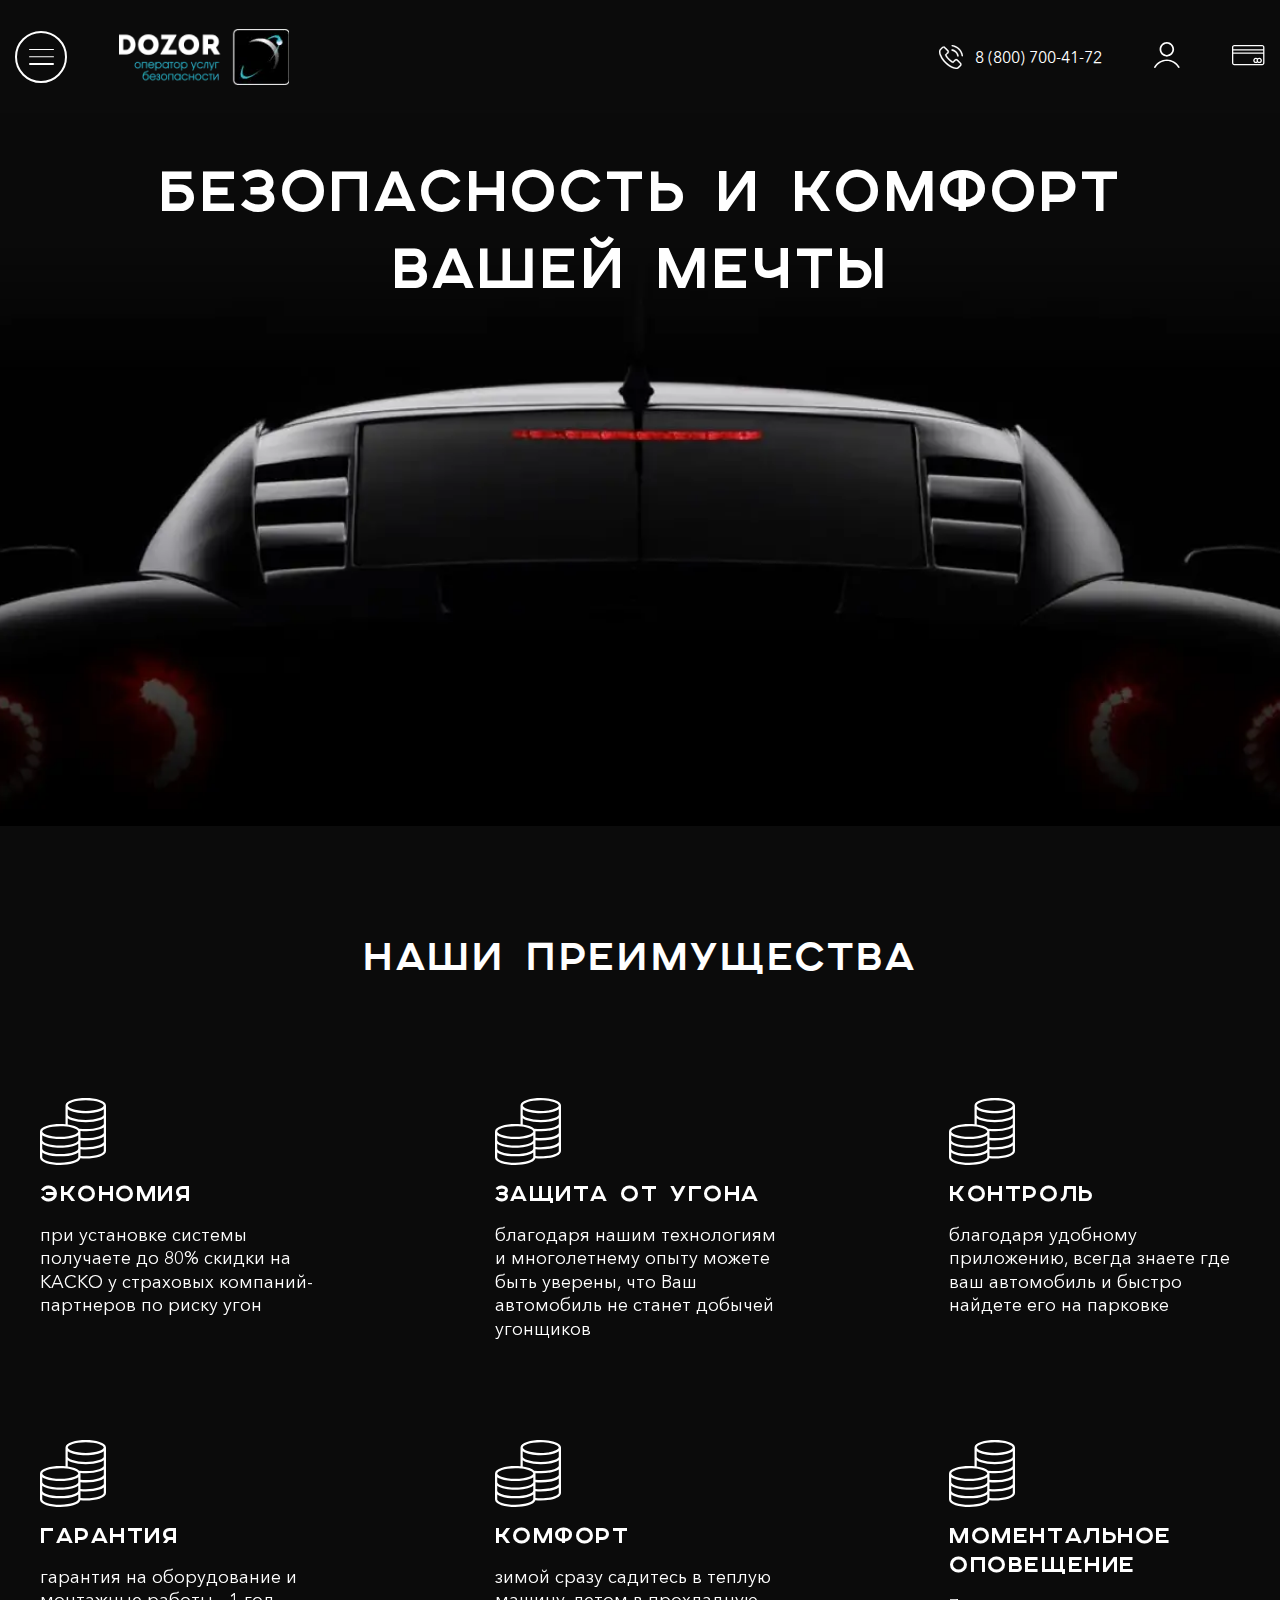
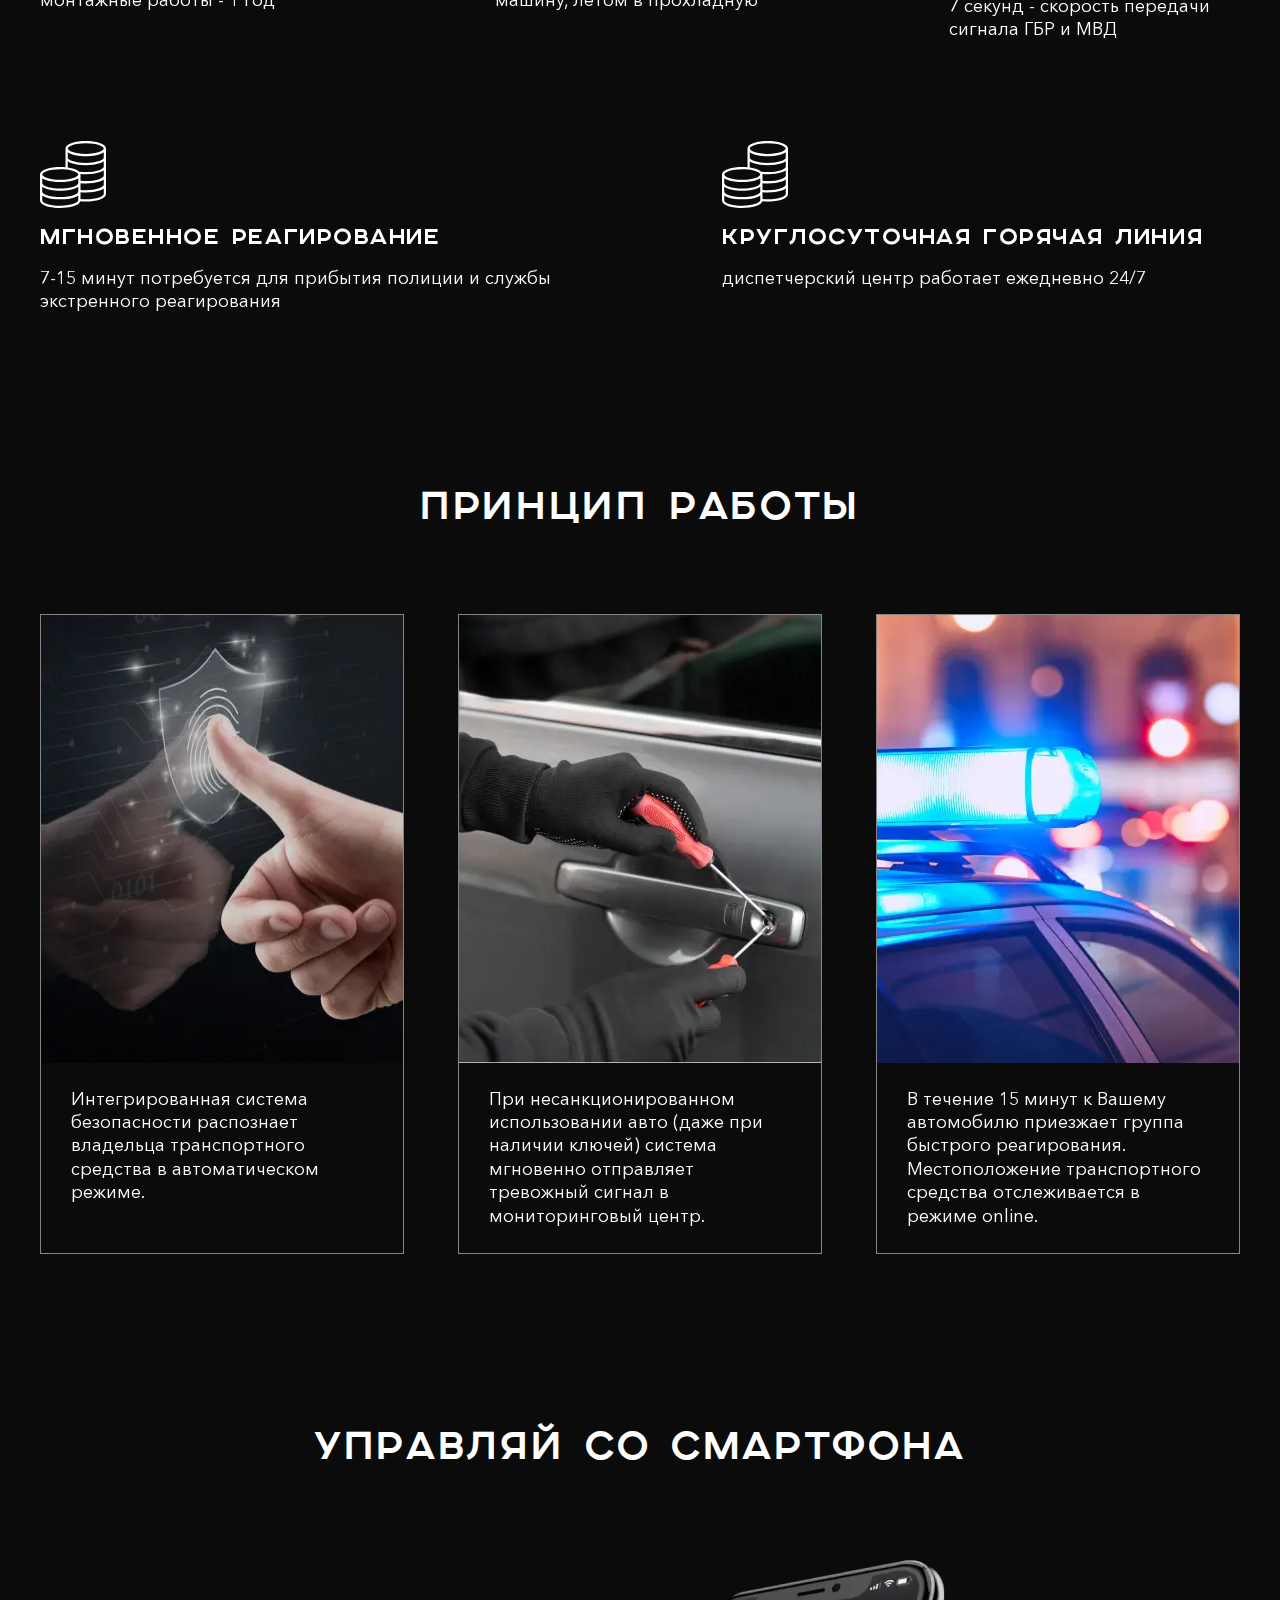
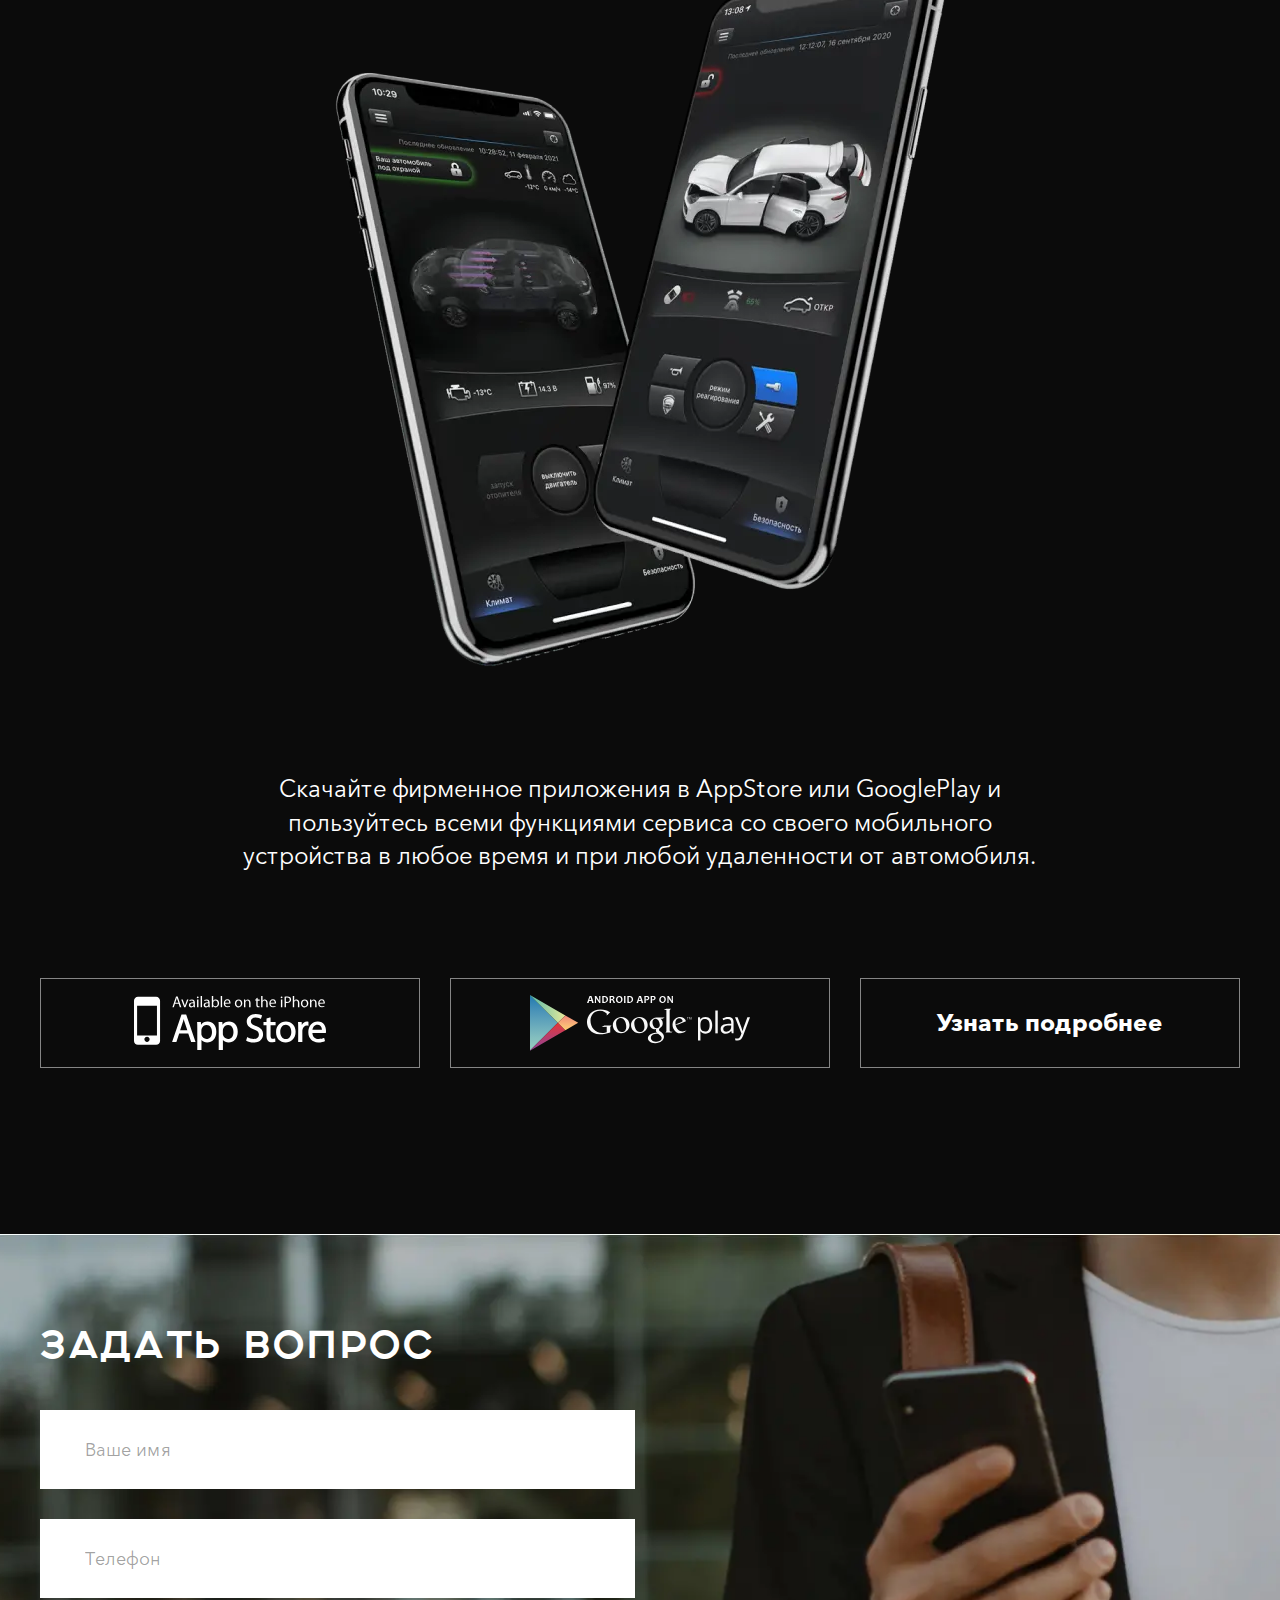
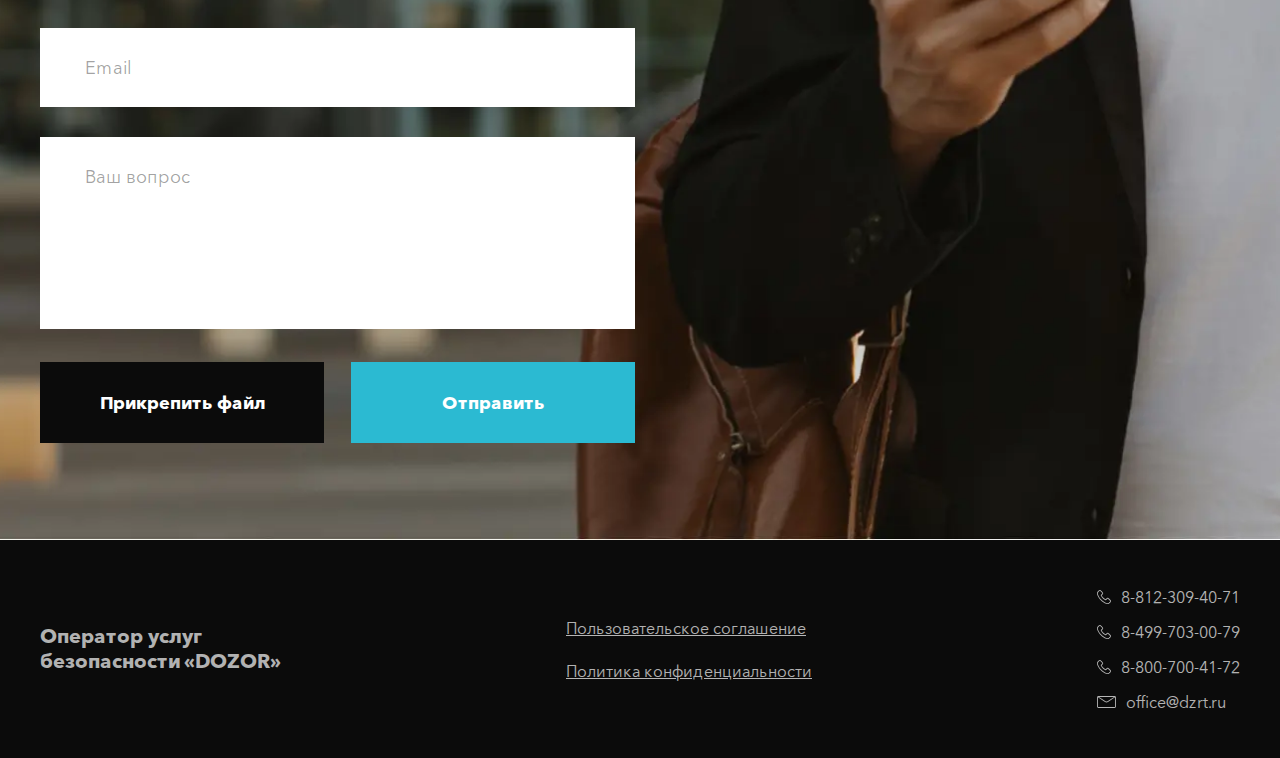
<file: index.html>
<!DOCTYPE html>
<html lang="ru">
	<head>
  <meta charset="UTF-8" />
  <meta name="viewport" content="width=device-width, initial-scale=1.0" />
  <meta name="robots" content="noindex, nofollow"/>
  <title>Главная</title>
  <!-- STYLES -->
  <link
    rel="stylesheet"
    href="https://cdn.jsdelivr.net/npm/swiper@8/swiper-bundle.min.css?_v=20221013220709"
  />
  <link rel="stylesheet" href="css/style.min.css?_v=20221013220709" />
</head>

	<body>
		<div class="wrapper">
			<!-- .header -->
<header class="header">
  <div class="header__container">
    <div class="header__body">
      <nav class="header__menu">
        <ul class="header__list">
          <li><a href="advantage.html">Преимущества</a></li>
          <li><a href="rates.html">Тарифы</a></li>
          <li><a href="response.html">Реагирование</a></li>
          <li><a href="insurance.html">Страхование</a></li>
          <li><a href="opportunity.html">Мобильное приложение</a></li>
          <li><a href="contacts.html">Контакты</a></li>
        </ul>
        <a href="tel:+78007004172" class="header__phone">
          <svg
            width="24"
            height="24"
            viewBox="0 0 24 24"
            xmlns="http://www.w3.org/2000/svg"
          >
            <mask id="path-1-inside-1_581_219">
              <path
                fill-rule="evenodd"
                clip-rule="evenodd"
                d="M18.9763 14.8649C18.7589 14.6238 18.4944 14.4299 18.1991 14.2949C17.9037 14.1599 17.5839 14.0869 17.2592 14.0802C16.932 14.0875 16.6096 14.1603 16.311 14.2943C16.0124 14.4284 15.7437 14.621 15.521 14.8607L13.9201 16.4548C13.788 16.384 13.6559 16.3191 13.5291 16.252C13.3442 16.1617 13.1752 16.0746 13.0272 15.9838C11.4374 14.9524 10.0259 13.6697 8.84803 12.1856C8.30424 11.5259 7.8446 10.8011 7.47964 10.0281C7.89703 9.6484 8.28271 9.25238 8.65783 8.87377C8.80048 8.7312 8.94317 8.58441 9.08582 8.44342C9.33592 8.225 9.53635 7.95564 9.67369 7.6534C9.81103 7.35117 9.88207 7.02307 9.88207 6.69113C9.88207 6.35919 9.81103 6.03109 9.67369 5.72886C9.53635 5.42663 9.33592 5.15726 9.08582 4.93884L7.69628 3.55644C7.53778 3.39803 7.37927 3.23645 7.22605 3.07487C6.91961 2.76121 6.60258 2.43647 6.26972 2.13338C6.05069 1.9029 5.78795 1.71836 5.49675 1.59052C5.20556 1.46269 4.89177 1.39413 4.57377 1.38885C3.92246 1.40093 3.30197 1.66832 2.84608 2.13338L2.83551 2.14288L1.10782 3.88012C0.469688 4.50748 0.0795011 5.34388 0.00889519 6.2357C-0.0485939 7.52024 0.173103 8.80198 0.658744 9.99269C1.56794 12.3561 2.88199 14.5431 4.54204 16.4559C6.71965 19.0692 9.43065 21.1876 12.4936 22.6693C13.885 23.3871 15.3998 23.8351 16.958 23.9894C17.0637 23.9931 17.18 23.9989 17.2804 23.9989C17.83 24.0122 18.3759 23.9069 18.8811 23.6901C19.3862 23.4733 19.8386 23.1502 20.2074 22.7427C20.2126 22.7326 20.2232 22.7274 20.2285 22.7173C20.508 22.3961 20.8042 22.09 21.1161 21.8001C21.3327 21.5926 21.5599 21.3777 21.7765 21.1469C22.2517 20.6858 22.5269 20.0567 22.5426 19.3949C22.5358 19.0675 22.463 18.7447 22.3287 18.446C22.1943 18.1473 22.0012 17.8786 21.7607 17.6561L18.9763 14.8649ZM20.7938 20.1981C20.7885 20.1981 20.7885 20.2033 20.7938 20.1981C20.593 20.4093 20.3923 20.6036 20.1704 20.8164C19.8428 21.1332 19.51 21.4601 19.193 21.8292C18.9533 22.0946 18.6583 22.3041 18.3287 22.4431C17.9991 22.5821 17.643 22.647 17.2856 22.6334C17.2064 22.6334 17.1271 22.6334 17.0532 22.6291C15.6691 22.4879 14.3245 22.0855 13.0906 21.4432C10.2066 20.0468 7.6541 18.0511 5.60401 15.5894C4.04189 13.7926 2.80475 11.7378 1.94793 9.51692C1.52361 8.51662 1.3286 7.43409 1.37728 6.3487C1.41879 5.77819 1.66896 5.24289 2.08001 4.84485L3.8077 3.11711C4.01094 2.90535 4.28609 2.77726 4.57906 2.75804C4.86421 2.77456 5.13161 2.90192 5.32404 3.11289L5.33984 3.12714C5.64627 3.41704 5.9422 3.7159 6.25392 4.03431C6.40714 4.19642 6.57088 4.35853 6.73466 4.52486L8.11891 5.90832C8.2439 5.99752 8.34576 6.11525 8.41604 6.25173C8.48633 6.38821 8.52304 6.53949 8.52304 6.69298C8.52304 6.84647 8.48633 6.99775 8.41604 7.13423C8.34576 7.2707 8.2439 7.38844 8.11891 7.47764C7.97098 7.62391 7.82835 7.77176 7.68042 7.9138C7.25774 8.34838 6.8509 8.75391 6.4071 9.14941C6.39728 9.15654 6.38844 9.16487 6.38072 9.17423C6.22476 9.31625 6.11623 9.50277 6.06992 9.70849C6.02361 9.91422 6.04177 10.1292 6.12184 10.3243C6.12712 10.3391 6.12706 10.3544 6.13235 10.3692C6.55302 11.331 7.10607 12.2295 7.77548 13.0384L7.78077 13.0432C9.0471 14.646 10.5699 16.0286 12.2875 17.1349C12.489 17.2596 12.6971 17.3731 12.911 17.475C13.0906 17.5658 13.265 17.6519 13.4129 17.7432C13.433 17.7535 13.4524 17.7652 13.471 17.7781C13.6779 17.8906 13.9169 17.93 14.149 17.8897C14.3811 17.8494 14.5927 17.7319 14.7496 17.5563L16.4826 15.8238C16.6797 15.6034 16.9539 15.4671 17.2487 15.4431C17.3892 15.4509 17.5265 15.4878 17.652 15.5514C17.7775 15.615 17.8885 15.704 17.9778 15.8127L17.9883 15.8233L20.7885 18.6139C20.9101 18.7069 21.0087 18.8265 21.0767 18.9636C21.1448 19.1006 21.1804 19.2515 21.1809 19.4044C21.1814 19.5574 21.1468 19.7085 21.0796 19.846C21.0125 19.9835 20.9147 20.1038 20.7938 20.1975V20.1981ZM12.9638 5.70661C14.2899 5.93527 15.513 6.568 16.4654 7.51816C17.4178 8.46833 18.053 9.68949 18.2842 11.0144C18.3113 11.1738 18.3942 11.3183 18.518 11.4222C18.6419 11.5261 18.7988 11.5826 18.9605 11.5815C18.9975 11.5815 19.0344 11.5757 19.0767 11.572C19.1657 11.5572 19.2508 11.5248 19.3273 11.4769C19.4037 11.4289 19.4698 11.3663 19.5219 11.2927C19.574 11.219 19.6109 11.1358 19.6306 11.0478C19.6504 10.9598 19.6525 10.8688 19.6368 10.78C19.3594 9.17636 18.5918 7.69799 17.4394 6.54818C16.2871 5.39837 14.8066 4.63361 13.2016 4.35905C13.0232 4.3289 12.8402 4.37067 12.6926 4.4752C12.545 4.57973 12.4449 4.73849 12.4143 4.91666C12.3975 5.00469 12.3984 5.09519 12.417 5.18286C12.4356 5.27053 12.4716 5.3536 12.5227 5.42719C12.5739 5.50078 12.6393 5.56341 12.7151 5.61139C12.7908 5.65937 12.8754 5.69174 12.9638 5.70661V5.70661ZM23.9903 10.583C23.5311 7.94311 22.266 5.50981 20.3685 3.61681C18.471 1.72381 16.034 0.463816 13.3917 0.00961183C13.2136 -0.0205735 13.0308 0.0209824 12.8833 0.125186C12.7357 0.22939 12.6355 0.387756 12.6045 0.565634C12.575 0.745511 12.6179 0.929759 12.7238 1.07816C12.8298 1.22655 12.9901 1.32704 13.1699 1.35769C15.5307 1.76489 17.7077 2.89176 19.4027 4.58387C21.0977 6.27599 22.2276 8.45055 22.6377 10.8096C22.6649 10.9689 22.7478 11.1133 22.8717 11.2172C22.9956 11.3211 23.1523 11.3776 23.314 11.3767C23.3529 11.3756 23.3917 11.3722 23.4302 11.3666C23.5186 11.3526 23.6033 11.3211 23.6794 11.2741C23.7555 11.2271 23.8214 11.1654 23.8735 11.0927C23.9256 11.0201 23.9628 10.9378 23.9828 10.8506C24.0029 10.7635 24.0054 10.6733 23.9903 10.5851V10.583Z"
              />
            </mask>
            <path
              fill-rule="evenodd"
              clip-rule="evenodd"
              d="M18.9763 14.8649C18.7589 14.6238 18.4944 14.4299 18.1991 14.2949C17.9037 14.1599 17.5839 14.0869 17.2592 14.0802C16.932 14.0875 16.6096 14.1603 16.311 14.2943C16.0124 14.4284 15.7437 14.621 15.521 14.8607L13.9201 16.4548C13.788 16.384 13.6559 16.3191 13.5291 16.252C13.3442 16.1617 13.1752 16.0746 13.0272 15.9838C11.4374 14.9524 10.0259 13.6697 8.84803 12.1856C8.30424 11.5259 7.8446 10.8011 7.47964 10.0281C7.89703 9.6484 8.28271 9.25238 8.65783 8.87377C8.80048 8.7312 8.94317 8.58441 9.08582 8.44342C9.33592 8.225 9.53635 7.95564 9.67369 7.6534C9.81103 7.35117 9.88207 7.02307 9.88207 6.69113C9.88207 6.35919 9.81103 6.03109 9.67369 5.72886C9.53635 5.42663 9.33592 5.15726 9.08582 4.93884L7.69628 3.55644C7.53778 3.39803 7.37927 3.23645 7.22605 3.07487C6.91961 2.76121 6.60258 2.43647 6.26972 2.13338C6.05069 1.9029 5.78795 1.71836 5.49675 1.59052C5.20556 1.46269 4.89177 1.39413 4.57377 1.38885C3.92246 1.40093 3.30197 1.66832 2.84608 2.13338L2.83551 2.14288L1.10782 3.88012C0.469688 4.50748 0.0795011 5.34388 0.00889519 6.2357C-0.0485939 7.52024 0.173103 8.80198 0.658744 9.99269C1.56794 12.3561 2.88199 14.5431 4.54204 16.4559C6.71965 19.0692 9.43065 21.1876 12.4936 22.6693C13.885 23.3871 15.3998 23.8351 16.958 23.9894C17.0637 23.9931 17.18 23.9989 17.2804 23.9989C17.83 24.0122 18.3759 23.9069 18.8811 23.6901C19.3862 23.4733 19.8386 23.1502 20.2074 22.7427C20.2126 22.7326 20.2232 22.7274 20.2285 22.7173C20.508 22.3961 20.8042 22.09 21.1161 21.8001C21.3327 21.5926 21.5599 21.3777 21.7765 21.1469C22.2517 20.6858 22.5269 20.0567 22.5426 19.3949C22.5358 19.0675 22.463 18.7447 22.3287 18.446C22.1943 18.1473 22.0012 17.8786 21.7607 17.6561L18.9763 14.8649ZM20.7938 20.1981C20.7885 20.1981 20.7885 20.2033 20.7938 20.1981C20.593 20.4093 20.3923 20.6036 20.1704 20.8164C19.8428 21.1332 19.51 21.4601 19.193 21.8292C18.9533 22.0946 18.6583 22.3041 18.3287 22.4431C17.9991 22.5821 17.643 22.647 17.2856 22.6334C17.2064 22.6334 17.1271 22.6334 17.0532 22.6291C15.6691 22.4879 14.3245 22.0855 13.0906 21.4432C10.2066 20.0468 7.6541 18.0511 5.60401 15.5894C4.04189 13.7926 2.80475 11.7378 1.94793 9.51692C1.52361 8.51662 1.3286 7.43409 1.37728 6.3487C1.41879 5.77819 1.66896 5.24289 2.08001 4.84485L3.8077 3.11711C4.01094 2.90535 4.28609 2.77726 4.57906 2.75804C4.86421 2.77456 5.13161 2.90192 5.32404 3.11289L5.33984 3.12714C5.64627 3.41704 5.9422 3.7159 6.25392 4.03431C6.40714 4.19642 6.57088 4.35853 6.73466 4.52486L8.11891 5.90832C8.2439 5.99752 8.34576 6.11525 8.41604 6.25173C8.48633 6.38821 8.52304 6.53949 8.52304 6.69298C8.52304 6.84647 8.48633 6.99775 8.41604 7.13423C8.34576 7.2707 8.2439 7.38844 8.11891 7.47764C7.97098 7.62391 7.82835 7.77176 7.68042 7.9138C7.25774 8.34838 6.8509 8.75391 6.4071 9.14941C6.39728 9.15654 6.38844 9.16487 6.38072 9.17423C6.22476 9.31625 6.11623 9.50277 6.06992 9.70849C6.02361 9.91422 6.04177 10.1292 6.12184 10.3243C6.12712 10.3391 6.12706 10.3544 6.13235 10.3692C6.55302 11.331 7.10607 12.2295 7.77548 13.0384L7.78077 13.0432C9.0471 14.646 10.5699 16.0286 12.2875 17.1349C12.489 17.2596 12.6971 17.3731 12.911 17.475C13.0906 17.5658 13.265 17.6519 13.4129 17.7432C13.433 17.7535 13.4524 17.7652 13.471 17.7781C13.6779 17.8906 13.9169 17.93 14.149 17.8897C14.3811 17.8494 14.5927 17.7319 14.7496 17.5563L16.4826 15.8238C16.6797 15.6034 16.9539 15.4671 17.2487 15.4431C17.3892 15.4509 17.5265 15.4878 17.652 15.5514C17.7775 15.615 17.8885 15.704 17.9778 15.8127L17.9883 15.8233L20.7885 18.6139C20.9101 18.7069 21.0087 18.8265 21.0767 18.9636C21.1448 19.1006 21.1804 19.2515 21.1809 19.4044C21.1814 19.5574 21.1468 19.7085 21.0796 19.846C21.0125 19.9835 20.9147 20.1038 20.7938 20.1975V20.1981ZM12.9638 5.70661C14.2899 5.93527 15.513 6.568 16.4654 7.51816C17.4178 8.46833 18.053 9.68949 18.2842 11.0144C18.3113 11.1738 18.3942 11.3183 18.518 11.4222C18.6419 11.5261 18.7988 11.5826 18.9605 11.5815C18.9975 11.5815 19.0344 11.5757 19.0767 11.572C19.1657 11.5572 19.2508 11.5248 19.3273 11.4769C19.4037 11.4289 19.4698 11.3663 19.5219 11.2927C19.574 11.219 19.6109 11.1358 19.6306 11.0478C19.6504 10.9598 19.6525 10.8688 19.6368 10.78C19.3594 9.17636 18.5918 7.69799 17.4394 6.54818C16.2871 5.39837 14.8066 4.63361 13.2016 4.35905C13.0232 4.3289 12.8402 4.37067 12.6926 4.4752C12.545 4.57973 12.4449 4.73849 12.4143 4.91666C12.3975 5.00469 12.3984 5.09519 12.417 5.18286C12.4356 5.27053 12.4716 5.3536 12.5227 5.42719C12.5739 5.50078 12.6393 5.56341 12.7151 5.61139C12.7908 5.65937 12.8754 5.69174 12.9638 5.70661V5.70661ZM23.9903 10.583C23.5311 7.94311 22.266 5.50981 20.3685 3.61681C18.471 1.72381 16.034 0.463816 13.3917 0.00961183C13.2136 -0.0205735 13.0308 0.0209824 12.8833 0.125186C12.7357 0.22939 12.6355 0.387756 12.6045 0.565634C12.575 0.745511 12.6179 0.929759 12.7238 1.07816C12.8298 1.22655 12.9901 1.32704 13.1699 1.35769C15.5307 1.76489 17.7077 2.89176 19.4027 4.58387C21.0977 6.27599 22.2276 8.45055 22.6377 10.8096C22.6649 10.9689 22.7478 11.1133 22.8717 11.2172C22.9956 11.3211 23.1523 11.3776 23.314 11.3767C23.3529 11.3756 23.3917 11.3722 23.4302 11.3666C23.5186 11.3526 23.6033 11.3211 23.6794 11.2741C23.7555 11.2271 23.8214 11.1654 23.8735 11.0927C23.9256 11.0201 23.9628 10.9378 23.9828 10.8506C24.0029 10.7635 24.0054 10.6733 23.9903 10.5851V10.583Z"
              stroke-width="0.2"
              mask="url(#path-1-inside-1_581_219)"
            />
          </svg>

          <span>8 (800) 700-41-72</span>
        </a>
      </nav>
      <div class="header__burger">
        <div class="header__burger-inner">
          <span></span>
        </div>
      </div>
      <a href="index.html" class="header__logo">
        <picture><source srcset="img/logo.webp" type="image/webp"><img loading="lazy" src="img/logo.png" alt="Dozor" /></picture>
      </a>
      <a href="tel:+78007004172" class="header__phone">
        <svg
          width="24"
          height="24"
          viewBox="0 0 24 24"
          xmlns="http://www.w3.org/2000/svg"
        >
          <mask id="path-1-inside-1_581_219">
            <path
              fill-rule="evenodd"
              clip-rule="evenodd"
              d="M18.9763 14.8649C18.7589 14.6238 18.4944 14.4299 18.1991 14.2949C17.9037 14.1599 17.5839 14.0869 17.2592 14.0802C16.932 14.0875 16.6096 14.1603 16.311 14.2943C16.0124 14.4284 15.7437 14.621 15.521 14.8607L13.9201 16.4548C13.788 16.384 13.6559 16.3191 13.5291 16.252C13.3442 16.1617 13.1752 16.0746 13.0272 15.9838C11.4374 14.9524 10.0259 13.6697 8.84803 12.1856C8.30424 11.5259 7.8446 10.8011 7.47964 10.0281C7.89703 9.6484 8.28271 9.25238 8.65783 8.87377C8.80048 8.7312 8.94317 8.58441 9.08582 8.44342C9.33592 8.225 9.53635 7.95564 9.67369 7.6534C9.81103 7.35117 9.88207 7.02307 9.88207 6.69113C9.88207 6.35919 9.81103 6.03109 9.67369 5.72886C9.53635 5.42663 9.33592 5.15726 9.08582 4.93884L7.69628 3.55644C7.53778 3.39803 7.37927 3.23645 7.22605 3.07487C6.91961 2.76121 6.60258 2.43647 6.26972 2.13338C6.05069 1.9029 5.78795 1.71836 5.49675 1.59052C5.20556 1.46269 4.89177 1.39413 4.57377 1.38885C3.92246 1.40093 3.30197 1.66832 2.84608 2.13338L2.83551 2.14288L1.10782 3.88012C0.469688 4.50748 0.0795011 5.34388 0.00889519 6.2357C-0.0485939 7.52024 0.173103 8.80198 0.658744 9.99269C1.56794 12.3561 2.88199 14.5431 4.54204 16.4559C6.71965 19.0692 9.43065 21.1876 12.4936 22.6693C13.885 23.3871 15.3998 23.8351 16.958 23.9894C17.0637 23.9931 17.18 23.9989 17.2804 23.9989C17.83 24.0122 18.3759 23.9069 18.8811 23.6901C19.3862 23.4733 19.8386 23.1502 20.2074 22.7427C20.2126 22.7326 20.2232 22.7274 20.2285 22.7173C20.508 22.3961 20.8042 22.09 21.1161 21.8001C21.3327 21.5926 21.5599 21.3777 21.7765 21.1469C22.2517 20.6858 22.5269 20.0567 22.5426 19.3949C22.5358 19.0675 22.463 18.7447 22.3287 18.446C22.1943 18.1473 22.0012 17.8786 21.7607 17.6561L18.9763 14.8649ZM20.7938 20.1981C20.7885 20.1981 20.7885 20.2033 20.7938 20.1981C20.593 20.4093 20.3923 20.6036 20.1704 20.8164C19.8428 21.1332 19.51 21.4601 19.193 21.8292C18.9533 22.0946 18.6583 22.3041 18.3287 22.4431C17.9991 22.5821 17.643 22.647 17.2856 22.6334C17.2064 22.6334 17.1271 22.6334 17.0532 22.6291C15.6691 22.4879 14.3245 22.0855 13.0906 21.4432C10.2066 20.0468 7.6541 18.0511 5.60401 15.5894C4.04189 13.7926 2.80475 11.7378 1.94793 9.51692C1.52361 8.51662 1.3286 7.43409 1.37728 6.3487C1.41879 5.77819 1.66896 5.24289 2.08001 4.84485L3.8077 3.11711C4.01094 2.90535 4.28609 2.77726 4.57906 2.75804C4.86421 2.77456 5.13161 2.90192 5.32404 3.11289L5.33984 3.12714C5.64627 3.41704 5.9422 3.7159 6.25392 4.03431C6.40714 4.19642 6.57088 4.35853 6.73466 4.52486L8.11891 5.90832C8.2439 5.99752 8.34576 6.11525 8.41604 6.25173C8.48633 6.38821 8.52304 6.53949 8.52304 6.69298C8.52304 6.84647 8.48633 6.99775 8.41604 7.13423C8.34576 7.2707 8.2439 7.38844 8.11891 7.47764C7.97098 7.62391 7.82835 7.77176 7.68042 7.9138C7.25774 8.34838 6.8509 8.75391 6.4071 9.14941C6.39728 9.15654 6.38844 9.16487 6.38072 9.17423C6.22476 9.31625 6.11623 9.50277 6.06992 9.70849C6.02361 9.91422 6.04177 10.1292 6.12184 10.3243C6.12712 10.3391 6.12706 10.3544 6.13235 10.3692C6.55302 11.331 7.10607 12.2295 7.77548 13.0384L7.78077 13.0432C9.0471 14.646 10.5699 16.0286 12.2875 17.1349C12.489 17.2596 12.6971 17.3731 12.911 17.475C13.0906 17.5658 13.265 17.6519 13.4129 17.7432C13.433 17.7535 13.4524 17.7652 13.471 17.7781C13.6779 17.8906 13.9169 17.93 14.149 17.8897C14.3811 17.8494 14.5927 17.7319 14.7496 17.5563L16.4826 15.8238C16.6797 15.6034 16.9539 15.4671 17.2487 15.4431C17.3892 15.4509 17.5265 15.4878 17.652 15.5514C17.7775 15.615 17.8885 15.704 17.9778 15.8127L17.9883 15.8233L20.7885 18.6139C20.9101 18.7069 21.0087 18.8265 21.0767 18.9636C21.1448 19.1006 21.1804 19.2515 21.1809 19.4044C21.1814 19.5574 21.1468 19.7085 21.0796 19.846C21.0125 19.9835 20.9147 20.1038 20.7938 20.1975V20.1981ZM12.9638 5.70661C14.2899 5.93527 15.513 6.568 16.4654 7.51816C17.4178 8.46833 18.053 9.68949 18.2842 11.0144C18.3113 11.1738 18.3942 11.3183 18.518 11.4222C18.6419 11.5261 18.7988 11.5826 18.9605 11.5815C18.9975 11.5815 19.0344 11.5757 19.0767 11.572C19.1657 11.5572 19.2508 11.5248 19.3273 11.4769C19.4037 11.4289 19.4698 11.3663 19.5219 11.2927C19.574 11.219 19.6109 11.1358 19.6306 11.0478C19.6504 10.9598 19.6525 10.8688 19.6368 10.78C19.3594 9.17636 18.5918 7.69799 17.4394 6.54818C16.2871 5.39837 14.8066 4.63361 13.2016 4.35905C13.0232 4.3289 12.8402 4.37067 12.6926 4.4752C12.545 4.57973 12.4449 4.73849 12.4143 4.91666C12.3975 5.00469 12.3984 5.09519 12.417 5.18286C12.4356 5.27053 12.4716 5.3536 12.5227 5.42719C12.5739 5.50078 12.6393 5.56341 12.7151 5.61139C12.7908 5.65937 12.8754 5.69174 12.9638 5.70661V5.70661ZM23.9903 10.583C23.5311 7.94311 22.266 5.50981 20.3685 3.61681C18.471 1.72381 16.034 0.463816 13.3917 0.00961183C13.2136 -0.0205735 13.0308 0.0209824 12.8833 0.125186C12.7357 0.22939 12.6355 0.387756 12.6045 0.565634C12.575 0.745511 12.6179 0.929759 12.7238 1.07816C12.8298 1.22655 12.9901 1.32704 13.1699 1.35769C15.5307 1.76489 17.7077 2.89176 19.4027 4.58387C21.0977 6.27599 22.2276 8.45055 22.6377 10.8096C22.6649 10.9689 22.7478 11.1133 22.8717 11.2172C22.9956 11.3211 23.1523 11.3776 23.314 11.3767C23.3529 11.3756 23.3917 11.3722 23.4302 11.3666C23.5186 11.3526 23.6033 11.3211 23.6794 11.2741C23.7555 11.2271 23.8214 11.1654 23.8735 11.0927C23.9256 11.0201 23.9628 10.9378 23.9828 10.8506C24.0029 10.7635 24.0054 10.6733 23.9903 10.5851V10.583Z"
            />
          </mask>
          <path
            fill-rule="evenodd"
            clip-rule="evenodd"
            d="M18.9763 14.8649C18.7589 14.6238 18.4944 14.4299 18.1991 14.2949C17.9037 14.1599 17.5839 14.0869 17.2592 14.0802C16.932 14.0875 16.6096 14.1603 16.311 14.2943C16.0124 14.4284 15.7437 14.621 15.521 14.8607L13.9201 16.4548C13.788 16.384 13.6559 16.3191 13.5291 16.252C13.3442 16.1617 13.1752 16.0746 13.0272 15.9838C11.4374 14.9524 10.0259 13.6697 8.84803 12.1856C8.30424 11.5259 7.8446 10.8011 7.47964 10.0281C7.89703 9.6484 8.28271 9.25238 8.65783 8.87377C8.80048 8.7312 8.94317 8.58441 9.08582 8.44342C9.33592 8.225 9.53635 7.95564 9.67369 7.6534C9.81103 7.35117 9.88207 7.02307 9.88207 6.69113C9.88207 6.35919 9.81103 6.03109 9.67369 5.72886C9.53635 5.42663 9.33592 5.15726 9.08582 4.93884L7.69628 3.55644C7.53778 3.39803 7.37927 3.23645 7.22605 3.07487C6.91961 2.76121 6.60258 2.43647 6.26972 2.13338C6.05069 1.9029 5.78795 1.71836 5.49675 1.59052C5.20556 1.46269 4.89177 1.39413 4.57377 1.38885C3.92246 1.40093 3.30197 1.66832 2.84608 2.13338L2.83551 2.14288L1.10782 3.88012C0.469688 4.50748 0.0795011 5.34388 0.00889519 6.2357C-0.0485939 7.52024 0.173103 8.80198 0.658744 9.99269C1.56794 12.3561 2.88199 14.5431 4.54204 16.4559C6.71965 19.0692 9.43065 21.1876 12.4936 22.6693C13.885 23.3871 15.3998 23.8351 16.958 23.9894C17.0637 23.9931 17.18 23.9989 17.2804 23.9989C17.83 24.0122 18.3759 23.9069 18.8811 23.6901C19.3862 23.4733 19.8386 23.1502 20.2074 22.7427C20.2126 22.7326 20.2232 22.7274 20.2285 22.7173C20.508 22.3961 20.8042 22.09 21.1161 21.8001C21.3327 21.5926 21.5599 21.3777 21.7765 21.1469C22.2517 20.6858 22.5269 20.0567 22.5426 19.3949C22.5358 19.0675 22.463 18.7447 22.3287 18.446C22.1943 18.1473 22.0012 17.8786 21.7607 17.6561L18.9763 14.8649ZM20.7938 20.1981C20.7885 20.1981 20.7885 20.2033 20.7938 20.1981C20.593 20.4093 20.3923 20.6036 20.1704 20.8164C19.8428 21.1332 19.51 21.4601 19.193 21.8292C18.9533 22.0946 18.6583 22.3041 18.3287 22.4431C17.9991 22.5821 17.643 22.647 17.2856 22.6334C17.2064 22.6334 17.1271 22.6334 17.0532 22.6291C15.6691 22.4879 14.3245 22.0855 13.0906 21.4432C10.2066 20.0468 7.6541 18.0511 5.60401 15.5894C4.04189 13.7926 2.80475 11.7378 1.94793 9.51692C1.52361 8.51662 1.3286 7.43409 1.37728 6.3487C1.41879 5.77819 1.66896 5.24289 2.08001 4.84485L3.8077 3.11711C4.01094 2.90535 4.28609 2.77726 4.57906 2.75804C4.86421 2.77456 5.13161 2.90192 5.32404 3.11289L5.33984 3.12714C5.64627 3.41704 5.9422 3.7159 6.25392 4.03431C6.40714 4.19642 6.57088 4.35853 6.73466 4.52486L8.11891 5.90832C8.2439 5.99752 8.34576 6.11525 8.41604 6.25173C8.48633 6.38821 8.52304 6.53949 8.52304 6.69298C8.52304 6.84647 8.48633 6.99775 8.41604 7.13423C8.34576 7.2707 8.2439 7.38844 8.11891 7.47764C7.97098 7.62391 7.82835 7.77176 7.68042 7.9138C7.25774 8.34838 6.8509 8.75391 6.4071 9.14941C6.39728 9.15654 6.38844 9.16487 6.38072 9.17423C6.22476 9.31625 6.11623 9.50277 6.06992 9.70849C6.02361 9.91422 6.04177 10.1292 6.12184 10.3243C6.12712 10.3391 6.12706 10.3544 6.13235 10.3692C6.55302 11.331 7.10607 12.2295 7.77548 13.0384L7.78077 13.0432C9.0471 14.646 10.5699 16.0286 12.2875 17.1349C12.489 17.2596 12.6971 17.3731 12.911 17.475C13.0906 17.5658 13.265 17.6519 13.4129 17.7432C13.433 17.7535 13.4524 17.7652 13.471 17.7781C13.6779 17.8906 13.9169 17.93 14.149 17.8897C14.3811 17.8494 14.5927 17.7319 14.7496 17.5563L16.4826 15.8238C16.6797 15.6034 16.9539 15.4671 17.2487 15.4431C17.3892 15.4509 17.5265 15.4878 17.652 15.5514C17.7775 15.615 17.8885 15.704 17.9778 15.8127L17.9883 15.8233L20.7885 18.6139C20.9101 18.7069 21.0087 18.8265 21.0767 18.9636C21.1448 19.1006 21.1804 19.2515 21.1809 19.4044C21.1814 19.5574 21.1468 19.7085 21.0796 19.846C21.0125 19.9835 20.9147 20.1038 20.7938 20.1975V20.1981ZM12.9638 5.70661C14.2899 5.93527 15.513 6.568 16.4654 7.51816C17.4178 8.46833 18.053 9.68949 18.2842 11.0144C18.3113 11.1738 18.3942 11.3183 18.518 11.4222C18.6419 11.5261 18.7988 11.5826 18.9605 11.5815C18.9975 11.5815 19.0344 11.5757 19.0767 11.572C19.1657 11.5572 19.2508 11.5248 19.3273 11.4769C19.4037 11.4289 19.4698 11.3663 19.5219 11.2927C19.574 11.219 19.6109 11.1358 19.6306 11.0478C19.6504 10.9598 19.6525 10.8688 19.6368 10.78C19.3594 9.17636 18.5918 7.69799 17.4394 6.54818C16.2871 5.39837 14.8066 4.63361 13.2016 4.35905C13.0232 4.3289 12.8402 4.37067 12.6926 4.4752C12.545 4.57973 12.4449 4.73849 12.4143 4.91666C12.3975 5.00469 12.3984 5.09519 12.417 5.18286C12.4356 5.27053 12.4716 5.3536 12.5227 5.42719C12.5739 5.50078 12.6393 5.56341 12.7151 5.61139C12.7908 5.65937 12.8754 5.69174 12.9638 5.70661V5.70661ZM23.9903 10.583C23.5311 7.94311 22.266 5.50981 20.3685 3.61681C18.471 1.72381 16.034 0.463816 13.3917 0.00961183C13.2136 -0.0205735 13.0308 0.0209824 12.8833 0.125186C12.7357 0.22939 12.6355 0.387756 12.6045 0.565634C12.575 0.745511 12.6179 0.929759 12.7238 1.07816C12.8298 1.22655 12.9901 1.32704 13.1699 1.35769C15.5307 1.76489 17.7077 2.89176 19.4027 4.58387C21.0977 6.27599 22.2276 8.45055 22.6377 10.8096C22.6649 10.9689 22.7478 11.1133 22.8717 11.2172C22.9956 11.3211 23.1523 11.3776 23.314 11.3767C23.3529 11.3756 23.3917 11.3722 23.4302 11.3666C23.5186 11.3526 23.6033 11.3211 23.6794 11.2741C23.7555 11.2271 23.8214 11.1654 23.8735 11.0927C23.9256 11.0201 23.9628 10.9378 23.9828 10.8506C24.0029 10.7635 24.0054 10.6733 23.9903 10.5851V10.583Z"
            stroke-width="0.2"
            mask="url(#path-1-inside-1_581_219)"
          />
        </svg>

        <span>8 (800) 700-41-72</span>
      </a>
      <a href="" class="header__user">
        <svg
          width="26"
          height="27"
          viewBox="0 0 26 27"
          xmlns="http://www.w3.org/2000/svg"
        >
          <path
            d="M12.8379 14.6324C8.82582 14.6324 5.57168 11.3786 5.57168 7.36622C5.57168 3.35414 8.82582 0.1 12.8379 0.1C16.85 0.1 20.1041 3.35414 20.1041 7.36622C20.1041 11.3783 16.85 14.6324 12.8379 14.6324ZM12.8383 12.9111C15.9042 12.9111 18.3831 10.4321 18.3831 7.36622C18.3831 4.3003 15.9042 1.82135 12.8383 1.82135C9.77234 1.82135 7.2934 4.3003 7.2934 7.36622C7.2934 10.4321 9.77234 12.9111 12.8383 12.9111Z"
            stroke-width="0.2"
          />
          <path
            d="M23.9786 25.6113L23.9748 25.6046C21.6833 21.6022 17.4224 19.1165 12.8379 19.1165C8.25337 19.1165 3.99264 21.6022 1.701 25.6046L1.70086 25.6045L1.69834 25.6095C1.55901 25.8882 1.24696 26.0347 0.955033 26.0347C0.809364 26.0347 0.667797 26.0059 0.526051 25.9208L0.526063 25.9208L0.524215 25.9198C0.124688 25.6915 -0.0202502 25.1444 0.20911 24.743L0.209145 24.7429C2.78598 20.226 7.62132 17.3949 12.8379 17.3949C18.054 17.3949 22.889 20.2253 25.4659 24.7416C25.6972 25.1768 25.5501 25.692 25.1516 25.9197C24.7523 26.1478 24.2092 26.0058 23.9786 25.6113Z"
            stroke-width="0.2"
          />
        </svg>
      </a>
      <a href="#pay_popup" class="header__pay popup-link">
        <svg
          width="33"
          height="21"
          viewBox="0 0 33 21"
          xmlns="http://www.w3.org/2000/svg"
        >
          <path
            d="M0 8.20645C0 8.20714 0.000363521 8.20748 0.000363521 8.20782V18.0862C0.000363521 19.2904 1.0353 20.2703 2.30726 20.2703H30.1252C31.3975 20.2703 32.4324 19.2904 32.4324 18.0862L32.4321 2.18405C32.4321 0.979822 31.3971 0 30.1248 0H2.30783C1.03587 0 0.000930102 0.979822 0.000930102 2.18405V4.79594C0.000930102 4.79663 0.000566581 4.79697 0.000566581 4.79731C0.000566581 4.798 0.000930102 4.79835 0.000930102 4.79869V8.2045C0.000566605 8.20553 0.000566581 8.20587 0.000566581 8.20656L0 8.20645ZM31.1346 7.59246H1.29728V5.41149H31.1346V7.59246ZM30.1244 19.0418H2.30746C1.75054 19.0418 1.29755 18.6129 1.29755 18.0857V8.82047H31.1349V18.0857C31.1349 18.6129 30.6816 19.0418 30.1247 19.0418H30.1244ZM2.30746 1.22771H30.1254C30.6823 1.22771 31.1353 1.65654 31.1353 2.18383V4.18304H1.29793V2.18383C1.29793 1.65623 1.75087 1.22771 2.30783 1.22771H2.30746Z"
          />
          <path
            d="M27.2429 12.7088C26.6206 12.7088 26.054 12.9289 25.5971 13.2839C25.1309 12.9211 24.5561 12.7065 23.9498 12.7065C22.4612 12.7065 21.25 13.9174 21.25 15.4063C21.25 16.8949 22.4613 18.1064 23.9498 18.1064C24.5635 18.1064 25.1324 17.8971 25.5978 17.5343C26.0547 17.8889 26.6209 18.1087 27.2424 18.1087C28.731 18.1087 29.9422 16.8974 29.9422 15.4089C29.9426 13.9197 28.7318 12.7088 27.2429 12.7088ZM22.5769 15.406C22.5769 14.649 23.1929 14.033 23.9499 14.033C24.2543 14.033 24.5421 14.1397 24.7767 14.3193C24.6287 14.6531 24.5428 15.02 24.5428 15.4081C24.5428 15.7959 24.6283 16.1628 24.7763 16.4963C24.5417 16.6751 24.2573 16.7792 23.9499 16.7792C23.1929 16.7796 22.5769 16.1633 22.5769 15.406ZM27.2429 16.7815C26.4856 16.7815 25.8696 16.1655 25.8696 15.4085C25.8696 14.6516 26.4856 14.0356 27.2429 14.0356C27.9998 14.0356 28.6159 14.6516 28.6159 15.4085C28.6162 16.1654 28.0002 16.7815 27.2429 16.7815Z"
          />
        </svg>
      </a>
    </div>
  </div>
</header>
<!-- /.header -->

		
			<!-- .main -->
			<main class="main">
				<!-- .intro -->
<section class="intro">
  <div class="intro__body">
    <div class="intro__slider">
      <div class="intro__slide slide-intro">
        <div class="slide-intro__bg">
          <picture><source srcset="img/index/intro/01.webp" type="image/webp"><img loading="lazy" src="img/index/intro/01.jpg" alt="" /></picture>
          <picture><source srcset="img/index/intro/03.webp" type="image/webp"><img loading="lazy" src="img/index/intro/03.png" alt="" /></picture>
        </div>
        <div class="slide-intro__container">
          <div class="slide-intro__inner">
            <h2 class="slide-intro__title">
              безопасность и комфорт вашей мечты
            </h2>
          </div>
        </div>
      </div>
    </div>
  </div>
</section>
<!-- /.intro -->

				<!-- .benefits -->
<section class="benefits">
  <div class="benefits__container">
    <div class="benefits__body">
      <h2 class="benefits__title title">Наши преимущества</h2>
      <div class="benefits__slider swiper">
        <div class="benefits__wrapper swiper-wrapper">
          <div class="benefits__slide slide-benefits swiper-slide">
            <div class="slide-benefits__icon">
              <img loading="lazy" src="img/index/benefits/01.svg" alt="" />
            </div>
            <div class="slide-benefits__title">Экономия</div>
            <p class="slide-benefits__text">
              при установке системы получаете до 80% скидки на КАСКО у страховых
              компаний-партнеров по риску угон
            </p>
          </div>

          <div class="benefits__slide slide-benefits swiper-slide">
            <div class="slide-benefits__icon">
              <img loading="lazy" src="img/index/benefits/01.svg" alt="" />
            </div>
            <div class="slide-benefits__title">Защита от угона</div>
            <p class="slide-benefits__text">
              благодаря нашим технологиям и многолетнему опыту можете быть
              уверены, что Ваш автомобиль не станет добычей угонщиков
            </p>
          </div>

          <div class="benefits__slide slide-benefits swiper-slide">
            <div class="slide-benefits__icon">
              <img loading="lazy" src="img/index/benefits/01.svg" alt="" />
            </div>
            <div class="slide-benefits__title">Контроль</div>
            <p class="slide-benefits__text">
              благодаря удобному приложению, всегда знаете где ваш автомобиль и
              быстро найдете его на парковке
            </p>
          </div>

          <div class="benefits__slide slide-benefits swiper-slide">
            <div class="slide-benefits__icon">
              <img loading="lazy" src="img/index/benefits/01.svg" alt="" />
            </div>
            <div class="slide-benefits__title">Гарантия</div>
            <p class="slide-benefits__text">
              гарантия на оборудование и монтажные работы - 1 год
            </p>
          </div>

          <div class="benefits__slide slide-benefits swiper-slide">
            <div class="slide-benefits__icon">
              <img loading="lazy" src="img/index/benefits/01.svg" alt="" />
            </div>
            <div class="slide-benefits__title">Комфорт</div>
            <p class="slide-benefits__text">
              зимой сразу садитесь в теплую машину, летом в прохладную
            </p>
          </div>

          <div class="benefits__slide slide-benefits swiper-slide">
            <div class="slide-benefits__icon">
              <img loading="lazy" src="img/index/benefits/01.svg" alt="" />
            </div>
            <div class="slide-benefits__title">Моментальное оповещение</div>
            <p class="slide-benefits__text">
              7 секунд - скорость передачи сигнала ГБР и МВД
            </p>
          </div>

          <div class="benefits__slide slide-benefits swiper-slide">
            <div class="slide-benefits__icon">
              <img loading="lazy" src="img/index/benefits/01.svg" alt="" />
            </div>
            <div class="slide-benefits__title">Мгновенное реагирование</div>
            <p class="slide-benefits__text">
              7-15 минут потребуется для прибытия полиции и службы экстренного
              реагирования
            </p>
          </div>

          <div class="benefits__slide slide-benefits swiper-slide">
            <div class="slide-benefits__icon">
              <img loading="lazy" src="img/index/benefits/01.svg" alt="" />
            </div>
            <div class="slide-benefits__title">
              Круглосуточная горячая линия
            </div>
            <p class="slide-benefits__text">
              диспетчерский центр работает ежедневно 24/7
            </p>
          </div>
        </div>
      </div>
      <div class="slider-navigation">
        <div class="slider-navigation__prev benefits__slider-prev">
          <svg
            width="45"
            height="12"
            viewBox="0 0 45 12"
            fill="none"
            xmlns="http://www.w3.org/2000/svg"
          >
            <path
              d="M0.469956 6.53034C0.177063 6.23744 0.177063 5.76257 0.469956 5.46968L5.24293 0.696704C5.53582 0.403811 6.01069 0.403811 6.30359 0.696704C6.59648 0.989597 6.59648 1.46447 6.30359 1.75736L2.06095 6.00001L6.30359 10.2426C6.59648 10.5355 6.59648 11.0104 6.30359 11.3033C6.0107 11.5962 5.53582 11.5962 5.24293 11.3033L0.469956 6.53034ZM44.7148 6.75L1.00029 6.75001L1.00029 5.25001L44.7148 5.25L44.7148 6.75Z"
              fill="white"
            />
          </svg>
        </div>
        <div class="slider-navigation__next benefits__slider-next">
          <svg
            width="45"
            height="12"
            viewBox="0 0 45 12"
            fill="none"
            xmlns="http://www.w3.org/2000/svg"
          >
            <path
              d="M44.53 6.53033C44.8229 6.23744 44.8229 5.76256 44.53 5.46967L39.7571 0.696699C39.4642 0.403805 38.9893 0.403805 38.6964 0.696699C38.4035 0.989592 38.4035 1.46447 38.6964 1.75736L42.9391 6L38.6964 10.2426C38.4035 10.5355 38.4035 11.0104 38.6964 11.3033C38.9893 11.5962 39.4642 11.5962 39.7571 11.3033L44.53 6.53033ZM0.285156 6.75L43.9997 6.75L43.9997 5.25L0.285156 5.25L0.285156 6.75Z"
              fill="white"
            />
          </svg>
        </div>
      </div>
    </div>
  </div>
</section>
<!-- /.benefits -->

				<!-- .principle -->
<section class="principle">
  <div class="principle__container">
    <div class="principle__body">
      <h2 class="principle__title title">принцип работы</h2>
      <div class="principle__slider swiper">
        <div class="principle__wrapper swiper-wrapper">
          <div class="principle__slide slide-principle swiper-slide">
            <div class="slide-principle__img">
              <picture><source srcset="img/index/principle/01.webp" type="image/webp"><img loading="lazy" src="img/index/principle/01.jpg" alt="" /></picture>
            </div>
            <p class="slide-principle__content">
              Интегрированная система безопасности распознает владельца
              транспортного средства в автоматическом режиме.
            </p>
          </div>

          <div class="principle__slide slide-principle swiper-slide">
            <div class="slide-principle__img">
              <picture><source srcset="img/index/principle/02.webp" type="image/webp"><img loading="lazy" src="img/index/principle/02.jpg" alt="" /></picture>
            </div>
            <p class="slide-principle__content">
              При несанкционированном использовании авто (даже при наличии
              ключей) система мгновенно отправляет тревожный сигнал в
              мониторинговый центр.
            </p>
          </div>

          <div class="principle__slide slide-principle swiper-slide">
            <div class="slide-principle__img">
              <picture><source srcset="img/index/principle/03.webp" type="image/webp"><img loading="lazy" src="img/index/principle/03.jpg" alt="" /></picture>
            </div>
            <p class="slide-principle__content">
              В течение 15 минут к Вашему автомобилю приезжает группа быстрого
              реагирования. Местоположение транспортного средства отслеживается
              в режиме online.
            </p>
          </div>
        </div>
      </div>
      <div class="slider-navigation">
        <div class="slider-navigation__prev principle__slider-prev">
          <svg
            width="45"
            height="12"
            viewBox="0 0 45 12"
            fill="none"
            xmlns="http://www.w3.org/2000/svg"
          >
            <path
              d="M0.469956 6.53034C0.177063 6.23744 0.177063 5.76257 0.469956 5.46968L5.24293 0.696704C5.53582 0.403811 6.01069 0.403811 6.30359 0.696704C6.59648 0.989597 6.59648 1.46447 6.30359 1.75736L2.06095 6.00001L6.30359 10.2426C6.59648 10.5355 6.59648 11.0104 6.30359 11.3033C6.0107 11.5962 5.53582 11.5962 5.24293 11.3033L0.469956 6.53034ZM44.7148 6.75L1.00029 6.75001L1.00029 5.25001L44.7148 5.25L44.7148 6.75Z"
              fill="white"
            />
          </svg>
        </div>
        <div class="slider-navigation__next principle__slider-next">
          <svg
            width="45"
            height="12"
            viewBox="0 0 45 12"
            fill="none"
            xmlns="http://www.w3.org/2000/svg"
          >
            <path
              d="M44.53 6.53033C44.8229 6.23744 44.8229 5.76256 44.53 5.46967L39.7571 0.696699C39.4642 0.403805 38.9893 0.403805 38.6964 0.696699C38.4035 0.989592 38.4035 1.46447 38.6964 1.75736L42.9391 6L38.6964 10.2426C38.4035 10.5355 38.4035 11.0104 38.6964 11.3033C38.9893 11.5962 39.4642 11.5962 39.7571 11.3033L44.53 6.53033ZM0.285156 6.75L43.9997 6.75L43.9997 5.25L0.285156 5.25L0.285156 6.75Z"
              fill="white"
            />
          </svg>
        </div>
      </div>
    </div>
  </div>
</section>
<!-- /.principle -->

				<!-- .manage -->
<section class="manage">
  <div class="manage__container">
    <div class="manage__body">
      <h2 class="manage__title title">управляй со смартфона</h2>
      <div class="manage__img">
        <picture><source srcset="img/index/manage/01.webp" type="image/webp"><img loading="lazy" src="img/index/manage/01.png" alt="" /></picture>
      </div>
      <p class="manage__text">
        Cкачайте фирменное приложения в AppStore или GooglePlay и пользуйтесь
        всеми функциями сервиса со своего мобильного устройства в любое время и
        при любой удаленности от автомобиля.
      </p>
      <div class="manage__links">
        <a href="" class="manage__link download-link">
          <img loading="lazy" src="img/index/manage/app_store.svg" alt="App Store" />
        </a>
        <a href="" class="manage__link download-link">
          <img loading="lazy" src="img/index/manage/google_play.svg" alt="Google Play" />
        </a>
        <a href="opportunity.html" class="manage__link download-link">Узнать подробнее</a>
      </div>
    </div>
  </div>
</section>
<!-- /.manage -->

				<!-- .question -->
<section class="question">
  <div class="question__bg">
    <picture><source srcset="img/general/question/01.webp" type="image/webp"><img loading="lazy" src="img/general/question/01.jpg" alt=""></picture>
    <picture><source srcset="img/general/question/02.webp" type="image/webp"><img loading="lazy" src="img/general/question/02.jpg" alt=""></picture>
  </div>
  <div class="question__container">
    <div class="question__body">
      <h2 class="question__title title">Задать вопрос</h2>
      <form class="question__form">
        <div class="question__field">
          <input type="text" placeholder="Ваше имя">
        </div>
        <div class="question__field">
          <input type="tel" placeholder="Телефон" data-tel-input>
        </div>
        <div class="question__field">
          <input type="mail" placeholder="Email">
        </div>
        <div class="question__field">
          <textarea placeholder="Ваш вопрос"></textarea>
        </div>
        <div class="question__btns">
          <div class="question__file">
            <span>Прикрепить файл</span>
            <input type="file">
          </div>
          <button class="question__btn">Отправить</button>
        </div>
      </form>
    </div>
  </div>
</section>
<!-- /.question -->
			</main>			
			<!-- /.main -->

			<!-- .footer -->
<footer class="footer">
  <div class="footer__container">
    <div class="footer__body">
      <div class="footer__title">
        Оператор услуг <br />
        безопасности «DOZOR»
      </div>
      <div class="footer__links">
        <div class="footer__link">
          <a href="">Пользовательское <br> соглашение</a>
        </div>
        <div class="footer__link">
          <a href="">Политика <br> конфиденциальности</a>
        </div>
      </div>
      <div class="footer__contacts">
        <div class="footer__contact">
          <a href="tel:+78123094071">
            <svg
              width="14"
              height="14"
              viewBox="0 0 14 14"
              fill="none"
              xmlns="http://www.w3.org/2000/svg"
            >
              <path
                fill-rule="evenodd"
                clip-rule="evenodd"
                d="M11.7852 8.34387C11.6501 8.19462 11.4858 8.07451 11.3024 7.99096C11.119 7.9074 10.9204 7.86216 10.7188 7.85804C10.5155 7.86252 10.3153 7.9076 10.1298 7.9906C9.94442 8.07361 9.77757 8.19284 9.63923 8.34126L8.645 9.32829C8.56297 9.28448 8.48094 9.24427 8.40219 9.20275C8.28735 9.14684 8.18237 9.0929 8.09049 9.03666C7.10316 8.39808 6.22656 7.60383 5.49502 6.68497C5.15731 6.27647 4.87185 5.82774 4.6452 5.34909C4.90441 5.11402 5.14394 4.86881 5.3769 4.63439C5.4655 4.54612 5.55411 4.45523 5.6427 4.36794C5.79803 4.2327 5.9225 4.06592 6.0078 3.87879C6.09309 3.69166 6.13721 3.48851 6.13721 3.28298C6.13721 3.07746 6.09309 2.87431 6.0078 2.68718C5.9225 2.50005 5.79803 2.33327 5.6427 2.19803L4.77974 1.34209C4.6813 1.24401 4.58286 1.14397 4.4877 1.04392C4.29739 0.849721 4.1005 0.648652 3.89378 0.460987C3.75775 0.318285 3.59458 0.204022 3.41373 0.124872C3.23289 0.0457213 3.03801 0.00327096 2.84052 0C2.43602 0.00748452 2.05067 0.173044 1.76755 0.460987L1.76098 0.466873L0.688007 1.54251C0.291698 1.93094 0.0493738 2.44882 0.00552431 3.001C-0.030179 3.79634 0.107505 4.58994 0.40911 5.32718C0.973763 6.79049 1.78985 8.14464 2.82081 9.32895C4.17321 10.947 5.85686 12.2587 7.75908 13.1761C8.6232 13.6205 9.56399 13.8979 10.5317 13.9934C10.5973 13.9957 10.6696 13.9993 10.7319 13.9993C11.0732 14.0076 11.4123 13.9424 11.726 13.8081C12.0397 13.6739 12.3207 13.4738 12.5497 13.2215C12.553 13.2153 12.5595 13.212 12.5628 13.2058C12.7364 13.0069 12.9204 12.8174 13.114 12.6379C13.2486 12.5094 13.3897 12.3764 13.5242 12.2335C13.8193 11.948 13.9902 11.5585 14 11.1487C13.9957 10.946 13.9505 10.7461 13.8671 10.5612C13.7837 10.3762 13.6637 10.2099 13.5144 10.0721L11.7852 8.34387ZM12.9139 11.646C12.9106 11.6492 12.9106 11.646 12.9139 11.646C12.7892 11.7768 12.6645 11.8971 12.5267 12.0288C12.3233 12.225 12.1166 12.4274 11.9197 12.6559C11.7709 12.8202 11.5876 12.95 11.3829 13.036C11.1783 13.1221 10.9571 13.1623 10.7351 13.1538C10.6859 13.1538 10.6367 13.1538 10.5908 13.1512C9.73125 13.0638 8.89616 12.8146 8.12987 12.4169C6.33874 11.5523 4.75354 10.3166 3.48034 8.79244C2.5102 7.67997 1.74188 6.4077 1.20975 5.03261C0.94623 4.41326 0.825121 3.743 0.855353 3.07096C0.881135 2.71772 1.0365 2.38628 1.29178 2.13983L2.36475 1.07008C2.49097 0.938964 2.66185 0.859657 2.8438 0.847759C3.0209 0.857985 3.18696 0.93684 3.30647 1.06746L3.31628 1.07629C3.50659 1.25578 3.69037 1.44083 3.88397 1.63798C3.97912 1.73835 4.08081 1.83872 4.18253 1.9417L5.04221 2.79829C5.11983 2.85352 5.18309 2.92642 5.22674 3.01092C5.27039 3.09542 5.29319 3.18909 5.29319 3.28413C5.29319 3.37916 5.27039 3.47283 5.22674 3.55733C5.18309 3.64183 5.11983 3.71473 5.04221 3.76996C4.95034 3.86052 4.86176 3.95207 4.76988 4.04001C4.50739 4.30909 4.25472 4.56018 3.9791 4.80506C3.973 4.80947 3.96751 4.81463 3.96271 4.82042C3.86586 4.90836 3.79845 5.02384 3.76969 5.15122C3.74093 5.2786 3.75221 5.41171 3.80194 5.5325C3.80522 5.54166 3.80518 5.55114 3.80846 5.56029C4.06972 6.15585 4.41319 6.71212 4.82892 7.21298L4.83221 7.21592C5.61866 8.20835 6.56439 9.06438 7.63111 9.74939C7.75621 9.82659 7.88548 9.89688 8.01832 9.95994C8.12988 10.0162 8.23814 10.0695 8.33002 10.126C8.34251 10.1324 8.35457 10.1396 8.36611 10.1476C8.49461 10.2173 8.64301 10.2416 8.78715 10.2167C8.9313 10.1918 9.06275 10.119 9.16018 10.0103L10.2364 8.9376C10.3588 8.80115 10.5291 8.71676 10.7122 8.70187C10.7995 8.70671 10.8847 8.72955 10.9627 8.76895C11.0406 8.80834 11.1095 8.86343 11.165 8.93073L11.1716 8.93727L12.9106 10.6652C12.9861 10.7227 13.0474 10.7968 13.0896 10.8816C13.1319 10.9665 13.154 11.0599 13.1543 11.1546C13.1546 11.2493 13.1331 11.3429 13.0914 11.428C13.0497 11.5131 12.989 11.5879 12.9139 11.646Z"
                fill="#B6B6B6"
              />
            </svg>

            <span>8-812-309-40-71</span>
          </a>
        </div>

        <div class="footer__contact">
          <a href="tel:+74997030079">
            <svg
              width="14"
              height="14"
              viewBox="0 0 14 14"
              fill="none"
              xmlns="http://www.w3.org/2000/svg"
            >
              <path
                fill-rule="evenodd"
                clip-rule="evenodd"
                d="M11.7852 8.34387C11.6501 8.19462 11.4858 8.07451 11.3024 7.99096C11.119 7.9074 10.9204 7.86216 10.7188 7.85804C10.5155 7.86252 10.3153 7.9076 10.1298 7.9906C9.94442 8.07361 9.77757 8.19284 9.63923 8.34126L8.645 9.32829C8.56297 9.28448 8.48094 9.24427 8.40219 9.20275C8.28735 9.14684 8.18237 9.0929 8.09049 9.03666C7.10316 8.39808 6.22656 7.60383 5.49502 6.68497C5.15731 6.27647 4.87185 5.82774 4.6452 5.34909C4.90441 5.11402 5.14394 4.86881 5.3769 4.63439C5.4655 4.54612 5.55411 4.45523 5.6427 4.36794C5.79803 4.2327 5.9225 4.06592 6.0078 3.87879C6.09309 3.69166 6.13721 3.48851 6.13721 3.28298C6.13721 3.07746 6.09309 2.87431 6.0078 2.68718C5.9225 2.50005 5.79803 2.33327 5.6427 2.19803L4.77974 1.34209C4.6813 1.24401 4.58286 1.14397 4.4877 1.04392C4.29739 0.849721 4.1005 0.648652 3.89378 0.460987C3.75775 0.318285 3.59458 0.204022 3.41373 0.124872C3.23289 0.0457213 3.03801 0.00327096 2.84052 0C2.43602 0.00748452 2.05067 0.173044 1.76755 0.460987L1.76098 0.466873L0.688007 1.54251C0.291698 1.93094 0.0493738 2.44882 0.00552431 3.001C-0.030179 3.79634 0.107505 4.58994 0.40911 5.32718C0.973763 6.79049 1.78985 8.14464 2.82081 9.32895C4.17321 10.947 5.85686 12.2587 7.75908 13.1761C8.6232 13.6205 9.56399 13.8979 10.5317 13.9934C10.5973 13.9957 10.6696 13.9993 10.7319 13.9993C11.0732 14.0076 11.4123 13.9424 11.726 13.8081C12.0397 13.6739 12.3207 13.4738 12.5497 13.2215C12.553 13.2153 12.5595 13.212 12.5628 13.2058C12.7364 13.0069 12.9204 12.8174 13.114 12.6379C13.2486 12.5094 13.3897 12.3764 13.5242 12.2335C13.8193 11.948 13.9902 11.5585 14 11.1487C13.9957 10.946 13.9505 10.7461 13.8671 10.5612C13.7837 10.3762 13.6637 10.2099 13.5144 10.0721L11.7852 8.34387ZM12.9139 11.646C12.9106 11.6492 12.9106 11.646 12.9139 11.646C12.7892 11.7768 12.6645 11.8971 12.5267 12.0288C12.3233 12.225 12.1166 12.4274 11.9197 12.6559C11.7709 12.8202 11.5876 12.95 11.3829 13.036C11.1783 13.1221 10.9571 13.1623 10.7351 13.1538C10.6859 13.1538 10.6367 13.1538 10.5908 13.1512C9.73125 13.0638 8.89616 12.8146 8.12987 12.4169C6.33874 11.5523 4.75354 10.3166 3.48034 8.79244C2.5102 7.67997 1.74188 6.4077 1.20975 5.03261C0.94623 4.41326 0.825121 3.743 0.855353 3.07096C0.881135 2.71772 1.0365 2.38628 1.29178 2.13983L2.36475 1.07008C2.49097 0.938964 2.66185 0.859657 2.8438 0.847759C3.0209 0.857985 3.18696 0.93684 3.30647 1.06746L3.31628 1.07629C3.50659 1.25578 3.69037 1.44083 3.88397 1.63798C3.97912 1.73835 4.08081 1.83872 4.18253 1.9417L5.04221 2.79829C5.11983 2.85352 5.18309 2.92642 5.22674 3.01092C5.27039 3.09542 5.29319 3.18909 5.29319 3.28413C5.29319 3.37916 5.27039 3.47283 5.22674 3.55733C5.18309 3.64183 5.11983 3.71473 5.04221 3.76996C4.95034 3.86052 4.86176 3.95207 4.76988 4.04001C4.50739 4.30909 4.25472 4.56018 3.9791 4.80506C3.973 4.80947 3.96751 4.81463 3.96271 4.82042C3.86586 4.90836 3.79845 5.02384 3.76969 5.15122C3.74093 5.2786 3.75221 5.41171 3.80194 5.5325C3.80522 5.54166 3.80518 5.55114 3.80846 5.56029C4.06972 6.15585 4.41319 6.71212 4.82892 7.21298L4.83221 7.21592C5.61866 8.20835 6.56439 9.06438 7.63111 9.74939C7.75621 9.82659 7.88548 9.89688 8.01832 9.95994C8.12988 10.0162 8.23814 10.0695 8.33002 10.126C8.34251 10.1324 8.35457 10.1396 8.36611 10.1476C8.49461 10.2173 8.64301 10.2416 8.78715 10.2167C8.9313 10.1918 9.06275 10.119 9.16018 10.0103L10.2364 8.9376C10.3588 8.80115 10.5291 8.71676 10.7122 8.70187C10.7995 8.70671 10.8847 8.72955 10.9627 8.76895C11.0406 8.80834 11.1095 8.86343 11.165 8.93073L11.1716 8.93727L12.9106 10.6652C12.9861 10.7227 13.0474 10.7968 13.0896 10.8816C13.1319 10.9665 13.154 11.0599 13.1543 11.1546C13.1546 11.2493 13.1331 11.3429 13.0914 11.428C13.0497 11.5131 12.989 11.5879 12.9139 11.646Z"
                fill="#B6B6B6"
              />
            </svg>

            <span>8-499-703-00-79</span>
          </a>
        </div>

        <div class="footer__contact">
          <a href="tel:+78007004172">
            <svg
              width="14"
              height="14"
              viewBox="0 0 14 14"
              fill="none"
              xmlns="http://www.w3.org/2000/svg"
            >
              <path
                fill-rule="evenodd"
                clip-rule="evenodd"
                d="M11.7852 8.34387C11.6501 8.19462 11.4858 8.07451 11.3024 7.99096C11.119 7.9074 10.9204 7.86216 10.7188 7.85804C10.5155 7.86252 10.3153 7.9076 10.1298 7.9906C9.94442 8.07361 9.77757 8.19284 9.63923 8.34126L8.645 9.32829C8.56297 9.28448 8.48094 9.24427 8.40219 9.20275C8.28735 9.14684 8.18237 9.0929 8.09049 9.03666C7.10316 8.39808 6.22656 7.60383 5.49502 6.68497C5.15731 6.27647 4.87185 5.82774 4.6452 5.34909C4.90441 5.11402 5.14394 4.86881 5.3769 4.63439C5.4655 4.54612 5.55411 4.45523 5.6427 4.36794C5.79803 4.2327 5.9225 4.06592 6.0078 3.87879C6.09309 3.69166 6.13721 3.48851 6.13721 3.28298C6.13721 3.07746 6.09309 2.87431 6.0078 2.68718C5.9225 2.50005 5.79803 2.33327 5.6427 2.19803L4.77974 1.34209C4.6813 1.24401 4.58286 1.14397 4.4877 1.04392C4.29739 0.849721 4.1005 0.648652 3.89378 0.460987C3.75775 0.318285 3.59458 0.204022 3.41373 0.124872C3.23289 0.0457213 3.03801 0.00327096 2.84052 0C2.43602 0.00748452 2.05067 0.173044 1.76755 0.460987L1.76098 0.466873L0.688007 1.54251C0.291698 1.93094 0.0493738 2.44882 0.00552431 3.001C-0.030179 3.79634 0.107505 4.58994 0.40911 5.32718C0.973763 6.79049 1.78985 8.14464 2.82081 9.32895C4.17321 10.947 5.85686 12.2587 7.75908 13.1761C8.6232 13.6205 9.56399 13.8979 10.5317 13.9934C10.5973 13.9957 10.6696 13.9993 10.7319 13.9993C11.0732 14.0076 11.4123 13.9424 11.726 13.8081C12.0397 13.6739 12.3207 13.4738 12.5497 13.2215C12.553 13.2153 12.5595 13.212 12.5628 13.2058C12.7364 13.0069 12.9204 12.8174 13.114 12.6379C13.2486 12.5094 13.3897 12.3764 13.5242 12.2335C13.8193 11.948 13.9902 11.5585 14 11.1487C13.9957 10.946 13.9505 10.7461 13.8671 10.5612C13.7837 10.3762 13.6637 10.2099 13.5144 10.0721L11.7852 8.34387ZM12.9139 11.646C12.9106 11.6492 12.9106 11.646 12.9139 11.646C12.7892 11.7768 12.6645 11.8971 12.5267 12.0288C12.3233 12.225 12.1166 12.4274 11.9197 12.6559C11.7709 12.8202 11.5876 12.95 11.3829 13.036C11.1783 13.1221 10.9571 13.1623 10.7351 13.1538C10.6859 13.1538 10.6367 13.1538 10.5908 13.1512C9.73125 13.0638 8.89616 12.8146 8.12987 12.4169C6.33874 11.5523 4.75354 10.3166 3.48034 8.79244C2.5102 7.67997 1.74188 6.4077 1.20975 5.03261C0.94623 4.41326 0.825121 3.743 0.855353 3.07096C0.881135 2.71772 1.0365 2.38628 1.29178 2.13983L2.36475 1.07008C2.49097 0.938964 2.66185 0.859657 2.8438 0.847759C3.0209 0.857985 3.18696 0.93684 3.30647 1.06746L3.31628 1.07629C3.50659 1.25578 3.69037 1.44083 3.88397 1.63798C3.97912 1.73835 4.08081 1.83872 4.18253 1.9417L5.04221 2.79829C5.11983 2.85352 5.18309 2.92642 5.22674 3.01092C5.27039 3.09542 5.29319 3.18909 5.29319 3.28413C5.29319 3.37916 5.27039 3.47283 5.22674 3.55733C5.18309 3.64183 5.11983 3.71473 5.04221 3.76996C4.95034 3.86052 4.86176 3.95207 4.76988 4.04001C4.50739 4.30909 4.25472 4.56018 3.9791 4.80506C3.973 4.80947 3.96751 4.81463 3.96271 4.82042C3.86586 4.90836 3.79845 5.02384 3.76969 5.15122C3.74093 5.2786 3.75221 5.41171 3.80194 5.5325C3.80522 5.54166 3.80518 5.55114 3.80846 5.56029C4.06972 6.15585 4.41319 6.71212 4.82892 7.21298L4.83221 7.21592C5.61866 8.20835 6.56439 9.06438 7.63111 9.74939C7.75621 9.82659 7.88548 9.89688 8.01832 9.95994C8.12988 10.0162 8.23814 10.0695 8.33002 10.126C8.34251 10.1324 8.35457 10.1396 8.36611 10.1476C8.49461 10.2173 8.64301 10.2416 8.78715 10.2167C8.9313 10.1918 9.06275 10.119 9.16018 10.0103L10.2364 8.9376C10.3588 8.80115 10.5291 8.71676 10.7122 8.70187C10.7995 8.70671 10.8847 8.72955 10.9627 8.76895C11.0406 8.80834 11.1095 8.86343 11.165 8.93073L11.1716 8.93727L12.9106 10.6652C12.9861 10.7227 13.0474 10.7968 13.0896 10.8816C13.1319 10.9665 13.154 11.0599 13.1543 11.1546C13.1546 11.2493 13.1331 11.3429 13.0914 11.428C13.0497 11.5131 12.989 11.5879 12.9139 11.646Z"
                fill="#B6B6B6"
              />
            </svg>

            <span>8-800-700-41-72</span>
          </a>
        </div>

        <div class="footer__contact">
          <a href="mailto:office@dzrt.ru">
            <svg
              width="19"
              height="12"
              viewBox="0 0 19 12"
              fill="none"
              xmlns="http://www.w3.org/2000/svg"
            >
              <path
                d="M17.5685 0H1.43149C0.642138 0 0 0.646942 0 1.44202V10.558C0 11.3532 0.642138 12 1.43149 12H17.5685C18.3579 12 19 11.3532 19 10.558V1.44202C19 0.646942 18.3579 0 17.5685 0ZM17.065 0.901703L10.4951 5.28503C9.89085 5.6875 9.10947 5.68736 8.5054 5.28532L1.93509 0.901625L17.065 0.901703ZM18.1048 10.558C18.1048 10.8559 17.8642 11.0983 17.5685 11.0983H1.43145C1.1357 11.0983 0.895172 10.8559 0.895172 10.558V1.44202C0.895172 1.39354 0.901589 1.34661 0.913587 1.30178L8.01139 6.03729C8.46339 6.338 8.98153 6.4885 9.49981 6.4885C10.0181 6.4885 10.5365 6.338 10.9888 6.037L18.0862 1.30185C18.0982 1.34654 18.1046 1.39362 18.1046 1.44209L18.1048 10.558Z"
                fill="#B6B6B6"
              />
            </svg>

            <span>office@dzrt.ru</span>
          </a>
        </div>
      </div>
    </div>
  </div>
</footer>
<!-- /.footer -->

		</div>

		<!-- .popup -->
<div class="popup" id="pay_popup">
  <div class="popup__body">
    <div class="popup__content">
      <div class="popup__close close-popup">
        <svg
          width="23"
          height="23"
          viewBox="0 0 23 23"
          xmlns="http://www.w3.org/2000/svg"
        >
          <path
            d="M13.0352 11.3232L12.8585 11.5L13.0352 11.6768L22.4686 21.1103C22.8437 21.4853 22.8437 22.0935 22.4686 22.4686C22.0935 22.8437 21.4853 22.8438 21.1102 22.4686L11.6768 13.0351L11.5 12.8584L11.3232 13.0351L1.88972 22.4686C1.51463 22.8437 0.906465 22.8438 0.531345 22.4686L0.354731 22.6452L0.531336 22.4686C0.156226 22.0935 0.156214 21.4854 0.531345 21.1103L9.96484 11.6768L10.1416 11.5L9.96484 11.3232L0.531345 1.88972L0.531336 1.88971C0.156237 1.51464 0.156245 0.90648 0.531353 0.531336C0.906428 0.156226 1.51459 0.156214 1.88972 0.531345L11.3232 9.96484L11.5 10.1416L11.6768 9.96484L21.1103 0.531345L20.9335 0.354568L21.1103 0.531336C21.4854 0.156226 22.0936 0.156214 22.4687 0.531345C22.8438 0.906421 22.8438 1.51459 22.4687 1.88972L13.0352 11.3232Z"
            stroke-width="0.5"
          />
        </svg>
      </div>
      <div class="popup__title title">Оплата</div>
      <form class="popup__form form-popup">
        <div class="form-popup__field">
          <input type="text" placeholder="ФИО (полностью)*" />
        </div>

        <div class="form-popup__field">
          <input type="text" placeholder="Номер договора*" />
        </div>

        <div class="form-popup__field">
          <input type="email" placeholder="Email*" />
        </div>

        <div class="form-popup__field">
          <input type="text" placeholder="Период оплаты*" />
        </div>

        <div class="form-popup__field">
          <input type="text" placeholder="Дата заключения*" />
        </div>

        <div class="form-popup__field">
          <input type="text" placeholder="Сумма*" />
        </div>

        <p class="form-popup__text">*Обязательные для заполнения поля</p>
        <button class="form-popup__button btn">Отправить</button>
      </form>
      <div class="popup__pay pay-popup">
        <div class="pay-popup__content">
          <p>
            Для оплаты необходимо заполнить форму выше, нажать на "оплатить" и
            далее следовать инструкции ПАО СБЕРБАНК .
          </p>
          <p>
            Оплата происходит с использованием следующих Банковских карт и
            платежных систем:
          </p>
        </div>
        <div class="pay-popup__images">
          <div class="pay-popup__img">
            <picture><source srcset="img/popup/01.webp" type="image/webp"><img loading="lazy" src="img/popup/01.jpg" alt=""></picture>
          </div>

          <div class="pay-popup__img">
            <picture><source srcset="img/popup/02.webp" type="image/webp"><img loading="lazy" src="img/popup/02.jpg" alt=""></picture>
          </div>

          <div class="pay-popup__img">
            <picture><source srcset="img/popup/03.webp" type="image/webp"><img loading="lazy" src="img/popup/03.jpg" alt=""></picture>
          </div>

          <div class="pay-popup__img">
            <picture><source srcset="img/popup/04.webp" type="image/webp"><img loading="lazy" src="img/popup/04.jpg" alt=""></picture>
          </div>

          <div class="pay-popup__img">
            <picture><source srcset="img/popup/05.webp" type="image/webp"><img loading="lazy" src="img/popup/05.jpg" alt=""></picture>
          </div>
        </div>
      </div>
      <p class="popup__text">
        Производя оплату, Вы подтверждаете, что ознакомлены с пользовательским
        соглашением, а так же соглашаетесь с
        <a href="">политикой в отношении обработки персональных данных</a>.
      </p>
    </div>
  </div>
</div>
<!-- .popup -->


		<!-- SCRIPTS -->
		<script src="https://cdn.jsdelivr.net/npm/swiper@8/swiper-bundle.min.js?_v=20221013220709"></script>
		<script src="js/app.min.js?_v=20221013220709"></script>
	</body>
</html>
</file>
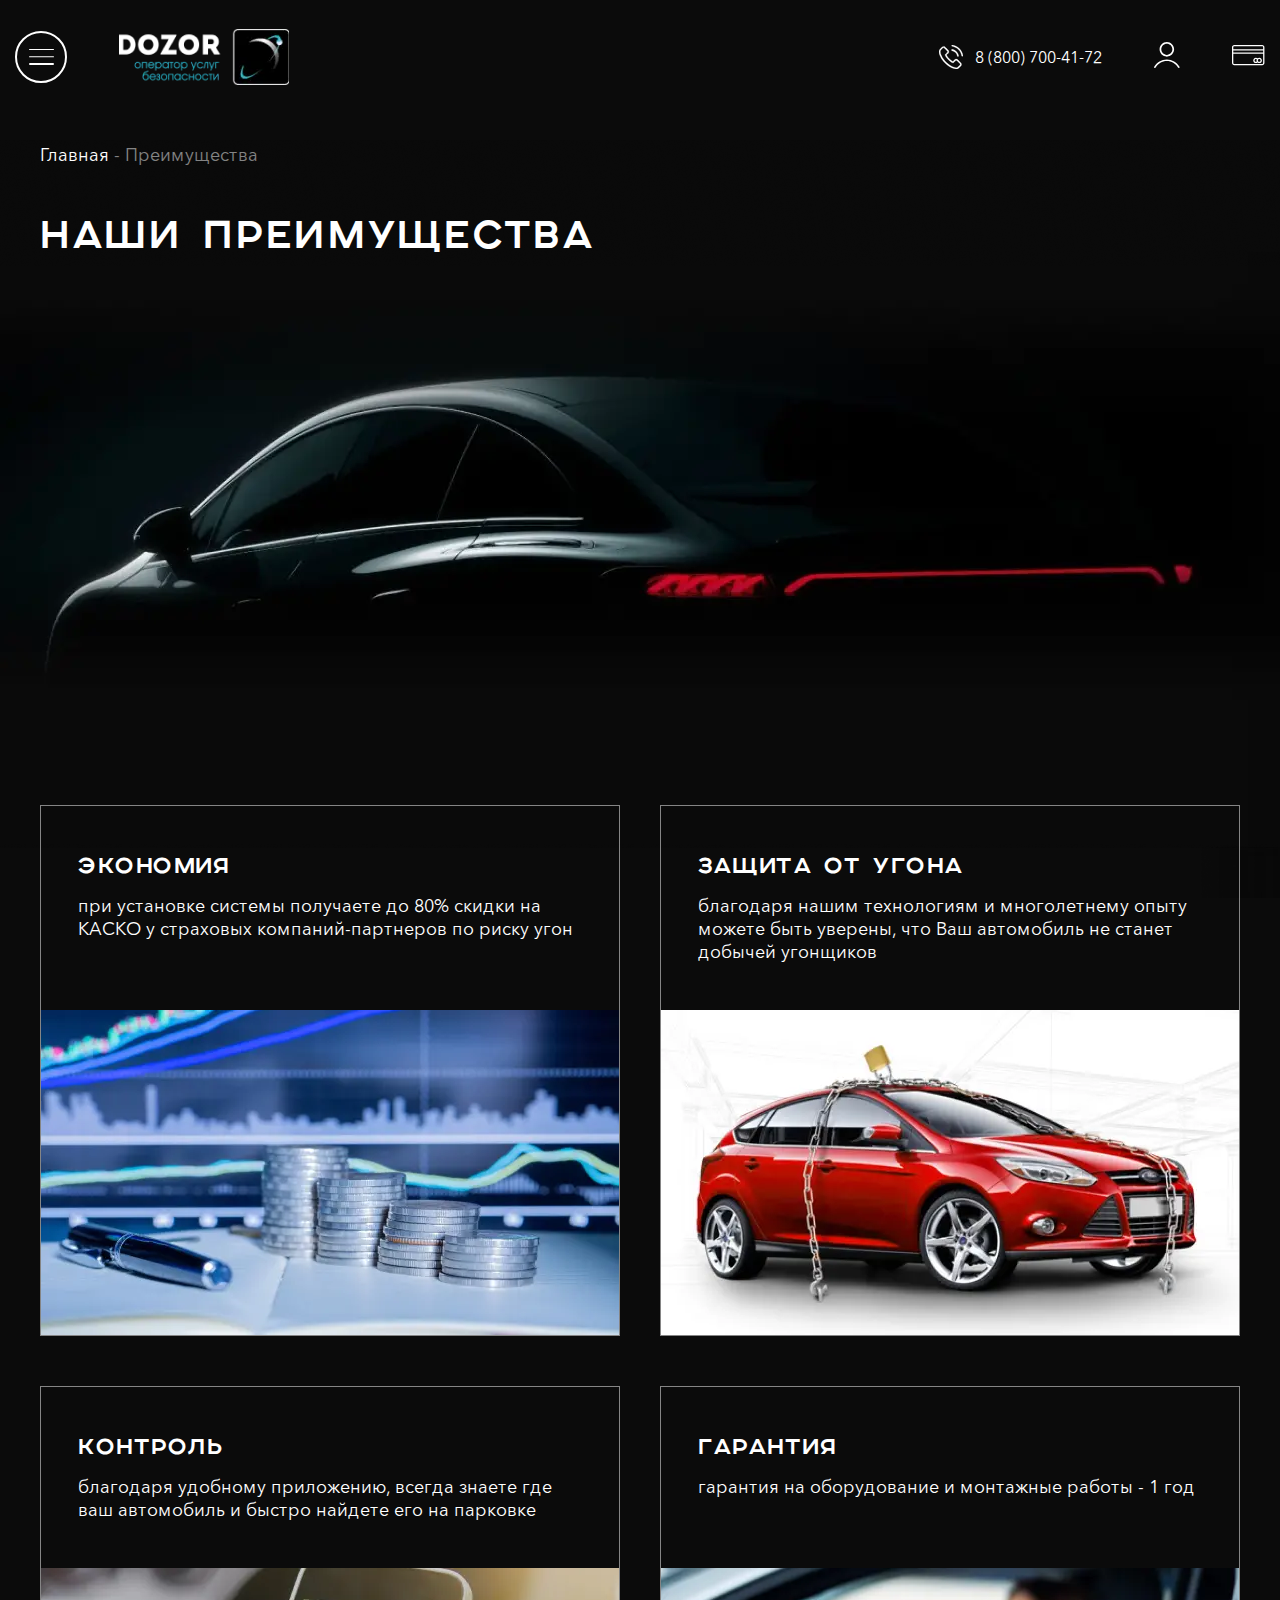
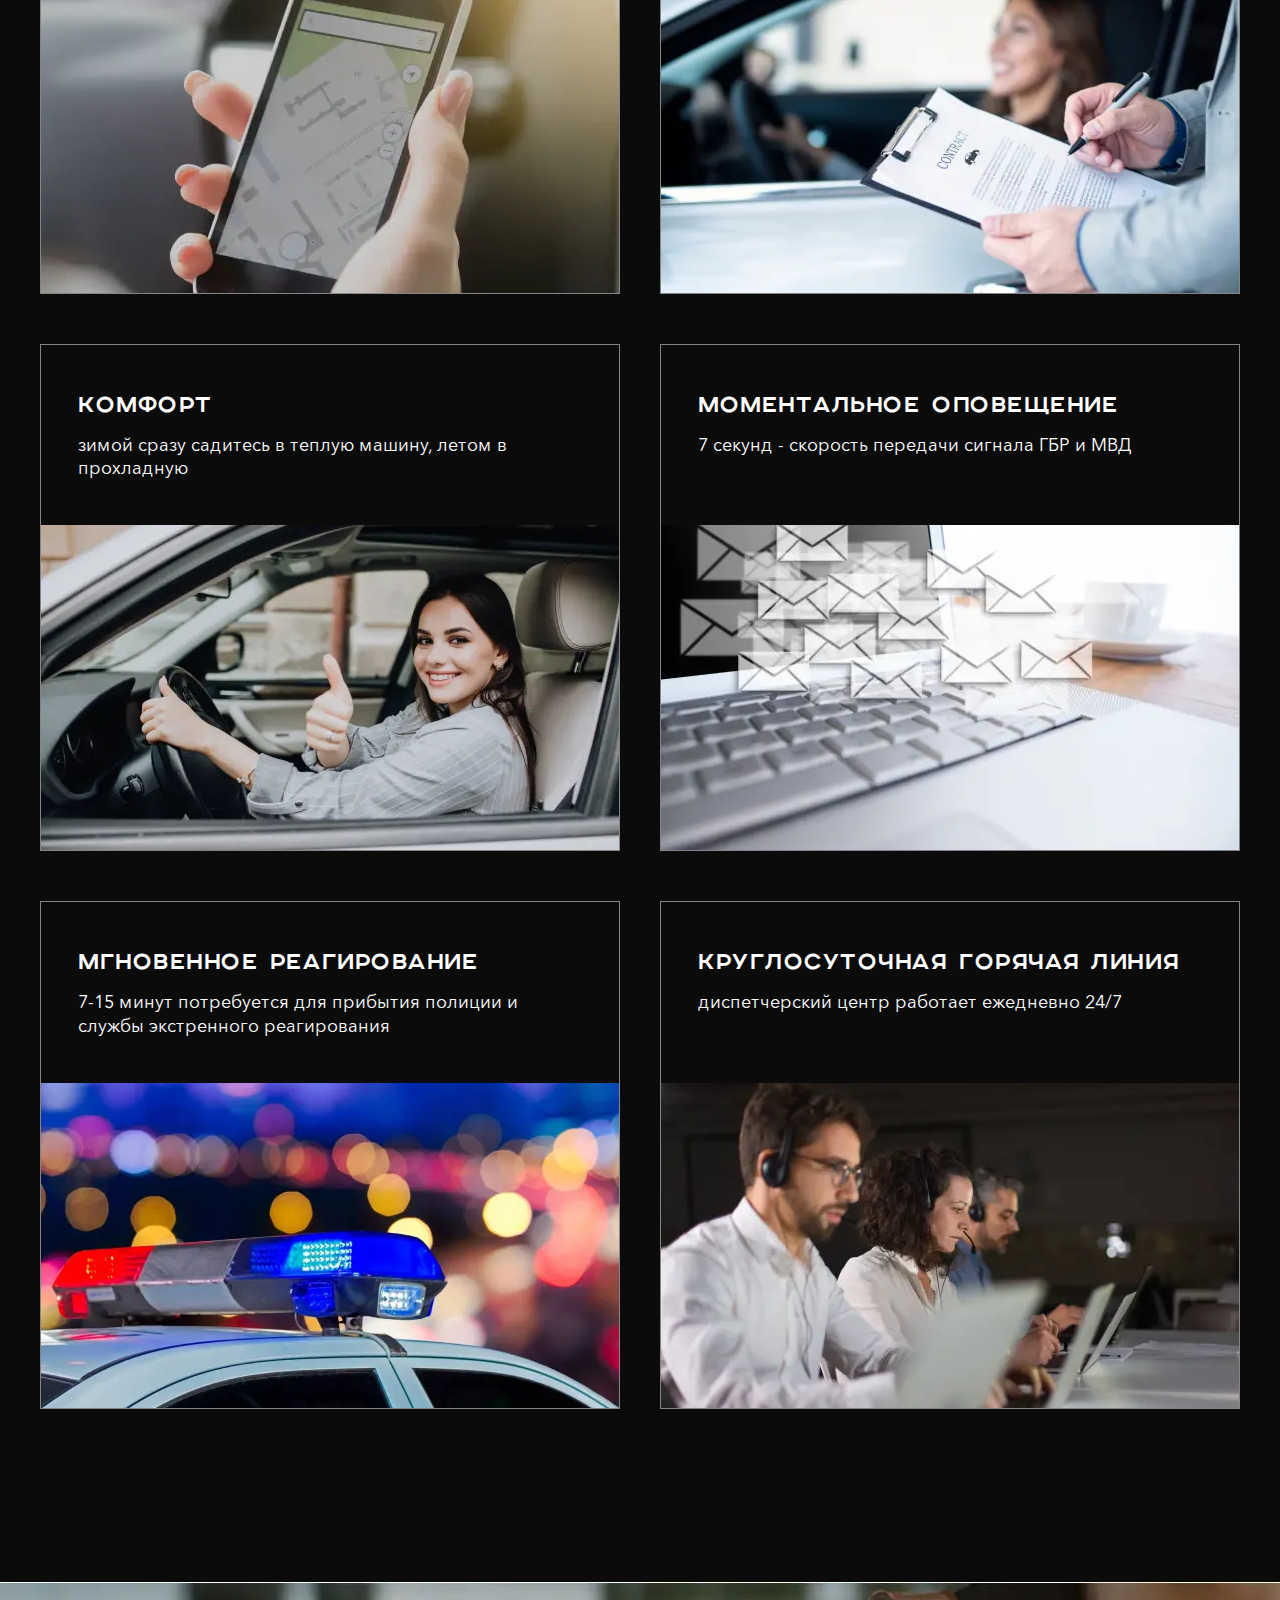
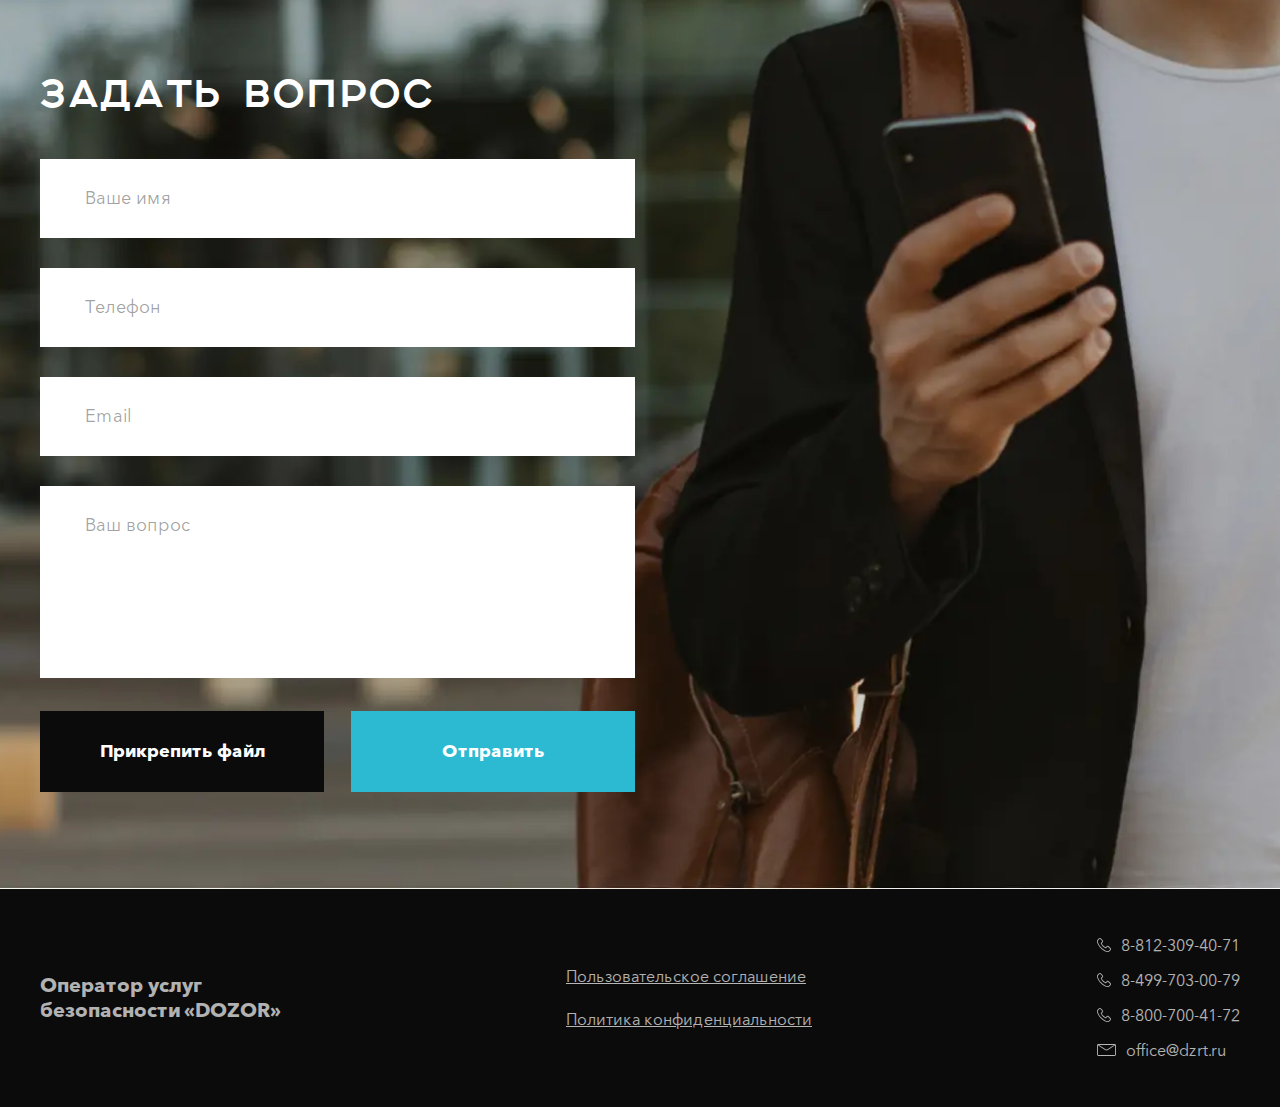
<file: advantage.html>
<!DOCTYPE html>
<html lang="ru">
  <head>
  <meta charset="UTF-8" />
  <meta name="viewport" content="width=device-width, initial-scale=1.0" />
  <meta name="robots" content="noindex, nofollow"/>
  <title>Главная</title>
  <!-- STYLES -->
  <link
    rel="stylesheet"
    href="https://cdn.jsdelivr.net/npm/swiper@8/swiper-bundle.min.css?_v=20221013220709"
  />
  <link rel="stylesheet" href="css/style.min.css?_v=20221013220709" />
</head>

  <body>
    <div class="wrapper">
      <!-- .header -->
<header class="header">
  <div class="header__container">
    <div class="header__body">
      <nav class="header__menu">
        <ul class="header__list">
          <li><a href="advantage.html">Преимущества</a></li>
          <li><a href="rates.html">Тарифы</a></li>
          <li><a href="response.html">Реагирование</a></li>
          <li><a href="insurance.html">Страхование</a></li>
          <li><a href="opportunity.html">Мобильное приложение</a></li>
          <li><a href="contacts.html">Контакты</a></li>
        </ul>
        <a href="tel:+78007004172" class="header__phone">
          <svg
            width="24"
            height="24"
            viewBox="0 0 24 24"
            xmlns="http://www.w3.org/2000/svg"
          >
            <mask id="path-1-inside-1_581_219">
              <path
                fill-rule="evenodd"
                clip-rule="evenodd"
                d="M18.9763 14.8649C18.7589 14.6238 18.4944 14.4299 18.1991 14.2949C17.9037 14.1599 17.5839 14.0869 17.2592 14.0802C16.932 14.0875 16.6096 14.1603 16.311 14.2943C16.0124 14.4284 15.7437 14.621 15.521 14.8607L13.9201 16.4548C13.788 16.384 13.6559 16.3191 13.5291 16.252C13.3442 16.1617 13.1752 16.0746 13.0272 15.9838C11.4374 14.9524 10.0259 13.6697 8.84803 12.1856C8.30424 11.5259 7.8446 10.8011 7.47964 10.0281C7.89703 9.6484 8.28271 9.25238 8.65783 8.87377C8.80048 8.7312 8.94317 8.58441 9.08582 8.44342C9.33592 8.225 9.53635 7.95564 9.67369 7.6534C9.81103 7.35117 9.88207 7.02307 9.88207 6.69113C9.88207 6.35919 9.81103 6.03109 9.67369 5.72886C9.53635 5.42663 9.33592 5.15726 9.08582 4.93884L7.69628 3.55644C7.53778 3.39803 7.37927 3.23645 7.22605 3.07487C6.91961 2.76121 6.60258 2.43647 6.26972 2.13338C6.05069 1.9029 5.78795 1.71836 5.49675 1.59052C5.20556 1.46269 4.89177 1.39413 4.57377 1.38885C3.92246 1.40093 3.30197 1.66832 2.84608 2.13338L2.83551 2.14288L1.10782 3.88012C0.469688 4.50748 0.0795011 5.34388 0.00889519 6.2357C-0.0485939 7.52024 0.173103 8.80198 0.658744 9.99269C1.56794 12.3561 2.88199 14.5431 4.54204 16.4559C6.71965 19.0692 9.43065 21.1876 12.4936 22.6693C13.885 23.3871 15.3998 23.8351 16.958 23.9894C17.0637 23.9931 17.18 23.9989 17.2804 23.9989C17.83 24.0122 18.3759 23.9069 18.8811 23.6901C19.3862 23.4733 19.8386 23.1502 20.2074 22.7427C20.2126 22.7326 20.2232 22.7274 20.2285 22.7173C20.508 22.3961 20.8042 22.09 21.1161 21.8001C21.3327 21.5926 21.5599 21.3777 21.7765 21.1469C22.2517 20.6858 22.5269 20.0567 22.5426 19.3949C22.5358 19.0675 22.463 18.7447 22.3287 18.446C22.1943 18.1473 22.0012 17.8786 21.7607 17.6561L18.9763 14.8649ZM20.7938 20.1981C20.7885 20.1981 20.7885 20.2033 20.7938 20.1981C20.593 20.4093 20.3923 20.6036 20.1704 20.8164C19.8428 21.1332 19.51 21.4601 19.193 21.8292C18.9533 22.0946 18.6583 22.3041 18.3287 22.4431C17.9991 22.5821 17.643 22.647 17.2856 22.6334C17.2064 22.6334 17.1271 22.6334 17.0532 22.6291C15.6691 22.4879 14.3245 22.0855 13.0906 21.4432C10.2066 20.0468 7.6541 18.0511 5.60401 15.5894C4.04189 13.7926 2.80475 11.7378 1.94793 9.51692C1.52361 8.51662 1.3286 7.43409 1.37728 6.3487C1.41879 5.77819 1.66896 5.24289 2.08001 4.84485L3.8077 3.11711C4.01094 2.90535 4.28609 2.77726 4.57906 2.75804C4.86421 2.77456 5.13161 2.90192 5.32404 3.11289L5.33984 3.12714C5.64627 3.41704 5.9422 3.7159 6.25392 4.03431C6.40714 4.19642 6.57088 4.35853 6.73466 4.52486L8.11891 5.90832C8.2439 5.99752 8.34576 6.11525 8.41604 6.25173C8.48633 6.38821 8.52304 6.53949 8.52304 6.69298C8.52304 6.84647 8.48633 6.99775 8.41604 7.13423C8.34576 7.2707 8.2439 7.38844 8.11891 7.47764C7.97098 7.62391 7.82835 7.77176 7.68042 7.9138C7.25774 8.34838 6.8509 8.75391 6.4071 9.14941C6.39728 9.15654 6.38844 9.16487 6.38072 9.17423C6.22476 9.31625 6.11623 9.50277 6.06992 9.70849C6.02361 9.91422 6.04177 10.1292 6.12184 10.3243C6.12712 10.3391 6.12706 10.3544 6.13235 10.3692C6.55302 11.331 7.10607 12.2295 7.77548 13.0384L7.78077 13.0432C9.0471 14.646 10.5699 16.0286 12.2875 17.1349C12.489 17.2596 12.6971 17.3731 12.911 17.475C13.0906 17.5658 13.265 17.6519 13.4129 17.7432C13.433 17.7535 13.4524 17.7652 13.471 17.7781C13.6779 17.8906 13.9169 17.93 14.149 17.8897C14.3811 17.8494 14.5927 17.7319 14.7496 17.5563L16.4826 15.8238C16.6797 15.6034 16.9539 15.4671 17.2487 15.4431C17.3892 15.4509 17.5265 15.4878 17.652 15.5514C17.7775 15.615 17.8885 15.704 17.9778 15.8127L17.9883 15.8233L20.7885 18.6139C20.9101 18.7069 21.0087 18.8265 21.0767 18.9636C21.1448 19.1006 21.1804 19.2515 21.1809 19.4044C21.1814 19.5574 21.1468 19.7085 21.0796 19.846C21.0125 19.9835 20.9147 20.1038 20.7938 20.1975V20.1981ZM12.9638 5.70661C14.2899 5.93527 15.513 6.568 16.4654 7.51816C17.4178 8.46833 18.053 9.68949 18.2842 11.0144C18.3113 11.1738 18.3942 11.3183 18.518 11.4222C18.6419 11.5261 18.7988 11.5826 18.9605 11.5815C18.9975 11.5815 19.0344 11.5757 19.0767 11.572C19.1657 11.5572 19.2508 11.5248 19.3273 11.4769C19.4037 11.4289 19.4698 11.3663 19.5219 11.2927C19.574 11.219 19.6109 11.1358 19.6306 11.0478C19.6504 10.9598 19.6525 10.8688 19.6368 10.78C19.3594 9.17636 18.5918 7.69799 17.4394 6.54818C16.2871 5.39837 14.8066 4.63361 13.2016 4.35905C13.0232 4.3289 12.8402 4.37067 12.6926 4.4752C12.545 4.57973 12.4449 4.73849 12.4143 4.91666C12.3975 5.00469 12.3984 5.09519 12.417 5.18286C12.4356 5.27053 12.4716 5.3536 12.5227 5.42719C12.5739 5.50078 12.6393 5.56341 12.7151 5.61139C12.7908 5.65937 12.8754 5.69174 12.9638 5.70661V5.70661ZM23.9903 10.583C23.5311 7.94311 22.266 5.50981 20.3685 3.61681C18.471 1.72381 16.034 0.463816 13.3917 0.00961183C13.2136 -0.0205735 13.0308 0.0209824 12.8833 0.125186C12.7357 0.22939 12.6355 0.387756 12.6045 0.565634C12.575 0.745511 12.6179 0.929759 12.7238 1.07816C12.8298 1.22655 12.9901 1.32704 13.1699 1.35769C15.5307 1.76489 17.7077 2.89176 19.4027 4.58387C21.0977 6.27599 22.2276 8.45055 22.6377 10.8096C22.6649 10.9689 22.7478 11.1133 22.8717 11.2172C22.9956 11.3211 23.1523 11.3776 23.314 11.3767C23.3529 11.3756 23.3917 11.3722 23.4302 11.3666C23.5186 11.3526 23.6033 11.3211 23.6794 11.2741C23.7555 11.2271 23.8214 11.1654 23.8735 11.0927C23.9256 11.0201 23.9628 10.9378 23.9828 10.8506C24.0029 10.7635 24.0054 10.6733 23.9903 10.5851V10.583Z"
              />
            </mask>
            <path
              fill-rule="evenodd"
              clip-rule="evenodd"
              d="M18.9763 14.8649C18.7589 14.6238 18.4944 14.4299 18.1991 14.2949C17.9037 14.1599 17.5839 14.0869 17.2592 14.0802C16.932 14.0875 16.6096 14.1603 16.311 14.2943C16.0124 14.4284 15.7437 14.621 15.521 14.8607L13.9201 16.4548C13.788 16.384 13.6559 16.3191 13.5291 16.252C13.3442 16.1617 13.1752 16.0746 13.0272 15.9838C11.4374 14.9524 10.0259 13.6697 8.84803 12.1856C8.30424 11.5259 7.8446 10.8011 7.47964 10.0281C7.89703 9.6484 8.28271 9.25238 8.65783 8.87377C8.80048 8.7312 8.94317 8.58441 9.08582 8.44342C9.33592 8.225 9.53635 7.95564 9.67369 7.6534C9.81103 7.35117 9.88207 7.02307 9.88207 6.69113C9.88207 6.35919 9.81103 6.03109 9.67369 5.72886C9.53635 5.42663 9.33592 5.15726 9.08582 4.93884L7.69628 3.55644C7.53778 3.39803 7.37927 3.23645 7.22605 3.07487C6.91961 2.76121 6.60258 2.43647 6.26972 2.13338C6.05069 1.9029 5.78795 1.71836 5.49675 1.59052C5.20556 1.46269 4.89177 1.39413 4.57377 1.38885C3.92246 1.40093 3.30197 1.66832 2.84608 2.13338L2.83551 2.14288L1.10782 3.88012C0.469688 4.50748 0.0795011 5.34388 0.00889519 6.2357C-0.0485939 7.52024 0.173103 8.80198 0.658744 9.99269C1.56794 12.3561 2.88199 14.5431 4.54204 16.4559C6.71965 19.0692 9.43065 21.1876 12.4936 22.6693C13.885 23.3871 15.3998 23.8351 16.958 23.9894C17.0637 23.9931 17.18 23.9989 17.2804 23.9989C17.83 24.0122 18.3759 23.9069 18.8811 23.6901C19.3862 23.4733 19.8386 23.1502 20.2074 22.7427C20.2126 22.7326 20.2232 22.7274 20.2285 22.7173C20.508 22.3961 20.8042 22.09 21.1161 21.8001C21.3327 21.5926 21.5599 21.3777 21.7765 21.1469C22.2517 20.6858 22.5269 20.0567 22.5426 19.3949C22.5358 19.0675 22.463 18.7447 22.3287 18.446C22.1943 18.1473 22.0012 17.8786 21.7607 17.6561L18.9763 14.8649ZM20.7938 20.1981C20.7885 20.1981 20.7885 20.2033 20.7938 20.1981C20.593 20.4093 20.3923 20.6036 20.1704 20.8164C19.8428 21.1332 19.51 21.4601 19.193 21.8292C18.9533 22.0946 18.6583 22.3041 18.3287 22.4431C17.9991 22.5821 17.643 22.647 17.2856 22.6334C17.2064 22.6334 17.1271 22.6334 17.0532 22.6291C15.6691 22.4879 14.3245 22.0855 13.0906 21.4432C10.2066 20.0468 7.6541 18.0511 5.60401 15.5894C4.04189 13.7926 2.80475 11.7378 1.94793 9.51692C1.52361 8.51662 1.3286 7.43409 1.37728 6.3487C1.41879 5.77819 1.66896 5.24289 2.08001 4.84485L3.8077 3.11711C4.01094 2.90535 4.28609 2.77726 4.57906 2.75804C4.86421 2.77456 5.13161 2.90192 5.32404 3.11289L5.33984 3.12714C5.64627 3.41704 5.9422 3.7159 6.25392 4.03431C6.40714 4.19642 6.57088 4.35853 6.73466 4.52486L8.11891 5.90832C8.2439 5.99752 8.34576 6.11525 8.41604 6.25173C8.48633 6.38821 8.52304 6.53949 8.52304 6.69298C8.52304 6.84647 8.48633 6.99775 8.41604 7.13423C8.34576 7.2707 8.2439 7.38844 8.11891 7.47764C7.97098 7.62391 7.82835 7.77176 7.68042 7.9138C7.25774 8.34838 6.8509 8.75391 6.4071 9.14941C6.39728 9.15654 6.38844 9.16487 6.38072 9.17423C6.22476 9.31625 6.11623 9.50277 6.06992 9.70849C6.02361 9.91422 6.04177 10.1292 6.12184 10.3243C6.12712 10.3391 6.12706 10.3544 6.13235 10.3692C6.55302 11.331 7.10607 12.2295 7.77548 13.0384L7.78077 13.0432C9.0471 14.646 10.5699 16.0286 12.2875 17.1349C12.489 17.2596 12.6971 17.3731 12.911 17.475C13.0906 17.5658 13.265 17.6519 13.4129 17.7432C13.433 17.7535 13.4524 17.7652 13.471 17.7781C13.6779 17.8906 13.9169 17.93 14.149 17.8897C14.3811 17.8494 14.5927 17.7319 14.7496 17.5563L16.4826 15.8238C16.6797 15.6034 16.9539 15.4671 17.2487 15.4431C17.3892 15.4509 17.5265 15.4878 17.652 15.5514C17.7775 15.615 17.8885 15.704 17.9778 15.8127L17.9883 15.8233L20.7885 18.6139C20.9101 18.7069 21.0087 18.8265 21.0767 18.9636C21.1448 19.1006 21.1804 19.2515 21.1809 19.4044C21.1814 19.5574 21.1468 19.7085 21.0796 19.846C21.0125 19.9835 20.9147 20.1038 20.7938 20.1975V20.1981ZM12.9638 5.70661C14.2899 5.93527 15.513 6.568 16.4654 7.51816C17.4178 8.46833 18.053 9.68949 18.2842 11.0144C18.3113 11.1738 18.3942 11.3183 18.518 11.4222C18.6419 11.5261 18.7988 11.5826 18.9605 11.5815C18.9975 11.5815 19.0344 11.5757 19.0767 11.572C19.1657 11.5572 19.2508 11.5248 19.3273 11.4769C19.4037 11.4289 19.4698 11.3663 19.5219 11.2927C19.574 11.219 19.6109 11.1358 19.6306 11.0478C19.6504 10.9598 19.6525 10.8688 19.6368 10.78C19.3594 9.17636 18.5918 7.69799 17.4394 6.54818C16.2871 5.39837 14.8066 4.63361 13.2016 4.35905C13.0232 4.3289 12.8402 4.37067 12.6926 4.4752C12.545 4.57973 12.4449 4.73849 12.4143 4.91666C12.3975 5.00469 12.3984 5.09519 12.417 5.18286C12.4356 5.27053 12.4716 5.3536 12.5227 5.42719C12.5739 5.50078 12.6393 5.56341 12.7151 5.61139C12.7908 5.65937 12.8754 5.69174 12.9638 5.70661V5.70661ZM23.9903 10.583C23.5311 7.94311 22.266 5.50981 20.3685 3.61681C18.471 1.72381 16.034 0.463816 13.3917 0.00961183C13.2136 -0.0205735 13.0308 0.0209824 12.8833 0.125186C12.7357 0.22939 12.6355 0.387756 12.6045 0.565634C12.575 0.745511 12.6179 0.929759 12.7238 1.07816C12.8298 1.22655 12.9901 1.32704 13.1699 1.35769C15.5307 1.76489 17.7077 2.89176 19.4027 4.58387C21.0977 6.27599 22.2276 8.45055 22.6377 10.8096C22.6649 10.9689 22.7478 11.1133 22.8717 11.2172C22.9956 11.3211 23.1523 11.3776 23.314 11.3767C23.3529 11.3756 23.3917 11.3722 23.4302 11.3666C23.5186 11.3526 23.6033 11.3211 23.6794 11.2741C23.7555 11.2271 23.8214 11.1654 23.8735 11.0927C23.9256 11.0201 23.9628 10.9378 23.9828 10.8506C24.0029 10.7635 24.0054 10.6733 23.9903 10.5851V10.583Z"
              stroke-width="0.2"
              mask="url(#path-1-inside-1_581_219)"
            />
          </svg>

          <span>8 (800) 700-41-72</span>
        </a>
      </nav>
      <div class="header__burger">
        <div class="header__burger-inner">
          <span></span>
        </div>
      </div>
      <a href="index.html" class="header__logo">
        <picture><source srcset="img/logo.webp" type="image/webp"><img loading="lazy" src="img/logo.png" alt="Dozor" /></picture>
      </a>
      <a href="tel:+78007004172" class="header__phone">
        <svg
          width="24"
          height="24"
          viewBox="0 0 24 24"
          xmlns="http://www.w3.org/2000/svg"
        >
          <mask id="path-1-inside-1_581_219">
            <path
              fill-rule="evenodd"
              clip-rule="evenodd"
              d="M18.9763 14.8649C18.7589 14.6238 18.4944 14.4299 18.1991 14.2949C17.9037 14.1599 17.5839 14.0869 17.2592 14.0802C16.932 14.0875 16.6096 14.1603 16.311 14.2943C16.0124 14.4284 15.7437 14.621 15.521 14.8607L13.9201 16.4548C13.788 16.384 13.6559 16.3191 13.5291 16.252C13.3442 16.1617 13.1752 16.0746 13.0272 15.9838C11.4374 14.9524 10.0259 13.6697 8.84803 12.1856C8.30424 11.5259 7.8446 10.8011 7.47964 10.0281C7.89703 9.6484 8.28271 9.25238 8.65783 8.87377C8.80048 8.7312 8.94317 8.58441 9.08582 8.44342C9.33592 8.225 9.53635 7.95564 9.67369 7.6534C9.81103 7.35117 9.88207 7.02307 9.88207 6.69113C9.88207 6.35919 9.81103 6.03109 9.67369 5.72886C9.53635 5.42663 9.33592 5.15726 9.08582 4.93884L7.69628 3.55644C7.53778 3.39803 7.37927 3.23645 7.22605 3.07487C6.91961 2.76121 6.60258 2.43647 6.26972 2.13338C6.05069 1.9029 5.78795 1.71836 5.49675 1.59052C5.20556 1.46269 4.89177 1.39413 4.57377 1.38885C3.92246 1.40093 3.30197 1.66832 2.84608 2.13338L2.83551 2.14288L1.10782 3.88012C0.469688 4.50748 0.0795011 5.34388 0.00889519 6.2357C-0.0485939 7.52024 0.173103 8.80198 0.658744 9.99269C1.56794 12.3561 2.88199 14.5431 4.54204 16.4559C6.71965 19.0692 9.43065 21.1876 12.4936 22.6693C13.885 23.3871 15.3998 23.8351 16.958 23.9894C17.0637 23.9931 17.18 23.9989 17.2804 23.9989C17.83 24.0122 18.3759 23.9069 18.8811 23.6901C19.3862 23.4733 19.8386 23.1502 20.2074 22.7427C20.2126 22.7326 20.2232 22.7274 20.2285 22.7173C20.508 22.3961 20.8042 22.09 21.1161 21.8001C21.3327 21.5926 21.5599 21.3777 21.7765 21.1469C22.2517 20.6858 22.5269 20.0567 22.5426 19.3949C22.5358 19.0675 22.463 18.7447 22.3287 18.446C22.1943 18.1473 22.0012 17.8786 21.7607 17.6561L18.9763 14.8649ZM20.7938 20.1981C20.7885 20.1981 20.7885 20.2033 20.7938 20.1981C20.593 20.4093 20.3923 20.6036 20.1704 20.8164C19.8428 21.1332 19.51 21.4601 19.193 21.8292C18.9533 22.0946 18.6583 22.3041 18.3287 22.4431C17.9991 22.5821 17.643 22.647 17.2856 22.6334C17.2064 22.6334 17.1271 22.6334 17.0532 22.6291C15.6691 22.4879 14.3245 22.0855 13.0906 21.4432C10.2066 20.0468 7.6541 18.0511 5.60401 15.5894C4.04189 13.7926 2.80475 11.7378 1.94793 9.51692C1.52361 8.51662 1.3286 7.43409 1.37728 6.3487C1.41879 5.77819 1.66896 5.24289 2.08001 4.84485L3.8077 3.11711C4.01094 2.90535 4.28609 2.77726 4.57906 2.75804C4.86421 2.77456 5.13161 2.90192 5.32404 3.11289L5.33984 3.12714C5.64627 3.41704 5.9422 3.7159 6.25392 4.03431C6.40714 4.19642 6.57088 4.35853 6.73466 4.52486L8.11891 5.90832C8.2439 5.99752 8.34576 6.11525 8.41604 6.25173C8.48633 6.38821 8.52304 6.53949 8.52304 6.69298C8.52304 6.84647 8.48633 6.99775 8.41604 7.13423C8.34576 7.2707 8.2439 7.38844 8.11891 7.47764C7.97098 7.62391 7.82835 7.77176 7.68042 7.9138C7.25774 8.34838 6.8509 8.75391 6.4071 9.14941C6.39728 9.15654 6.38844 9.16487 6.38072 9.17423C6.22476 9.31625 6.11623 9.50277 6.06992 9.70849C6.02361 9.91422 6.04177 10.1292 6.12184 10.3243C6.12712 10.3391 6.12706 10.3544 6.13235 10.3692C6.55302 11.331 7.10607 12.2295 7.77548 13.0384L7.78077 13.0432C9.0471 14.646 10.5699 16.0286 12.2875 17.1349C12.489 17.2596 12.6971 17.3731 12.911 17.475C13.0906 17.5658 13.265 17.6519 13.4129 17.7432C13.433 17.7535 13.4524 17.7652 13.471 17.7781C13.6779 17.8906 13.9169 17.93 14.149 17.8897C14.3811 17.8494 14.5927 17.7319 14.7496 17.5563L16.4826 15.8238C16.6797 15.6034 16.9539 15.4671 17.2487 15.4431C17.3892 15.4509 17.5265 15.4878 17.652 15.5514C17.7775 15.615 17.8885 15.704 17.9778 15.8127L17.9883 15.8233L20.7885 18.6139C20.9101 18.7069 21.0087 18.8265 21.0767 18.9636C21.1448 19.1006 21.1804 19.2515 21.1809 19.4044C21.1814 19.5574 21.1468 19.7085 21.0796 19.846C21.0125 19.9835 20.9147 20.1038 20.7938 20.1975V20.1981ZM12.9638 5.70661C14.2899 5.93527 15.513 6.568 16.4654 7.51816C17.4178 8.46833 18.053 9.68949 18.2842 11.0144C18.3113 11.1738 18.3942 11.3183 18.518 11.4222C18.6419 11.5261 18.7988 11.5826 18.9605 11.5815C18.9975 11.5815 19.0344 11.5757 19.0767 11.572C19.1657 11.5572 19.2508 11.5248 19.3273 11.4769C19.4037 11.4289 19.4698 11.3663 19.5219 11.2927C19.574 11.219 19.6109 11.1358 19.6306 11.0478C19.6504 10.9598 19.6525 10.8688 19.6368 10.78C19.3594 9.17636 18.5918 7.69799 17.4394 6.54818C16.2871 5.39837 14.8066 4.63361 13.2016 4.35905C13.0232 4.3289 12.8402 4.37067 12.6926 4.4752C12.545 4.57973 12.4449 4.73849 12.4143 4.91666C12.3975 5.00469 12.3984 5.09519 12.417 5.18286C12.4356 5.27053 12.4716 5.3536 12.5227 5.42719C12.5739 5.50078 12.6393 5.56341 12.7151 5.61139C12.7908 5.65937 12.8754 5.69174 12.9638 5.70661V5.70661ZM23.9903 10.583C23.5311 7.94311 22.266 5.50981 20.3685 3.61681C18.471 1.72381 16.034 0.463816 13.3917 0.00961183C13.2136 -0.0205735 13.0308 0.0209824 12.8833 0.125186C12.7357 0.22939 12.6355 0.387756 12.6045 0.565634C12.575 0.745511 12.6179 0.929759 12.7238 1.07816C12.8298 1.22655 12.9901 1.32704 13.1699 1.35769C15.5307 1.76489 17.7077 2.89176 19.4027 4.58387C21.0977 6.27599 22.2276 8.45055 22.6377 10.8096C22.6649 10.9689 22.7478 11.1133 22.8717 11.2172C22.9956 11.3211 23.1523 11.3776 23.314 11.3767C23.3529 11.3756 23.3917 11.3722 23.4302 11.3666C23.5186 11.3526 23.6033 11.3211 23.6794 11.2741C23.7555 11.2271 23.8214 11.1654 23.8735 11.0927C23.9256 11.0201 23.9628 10.9378 23.9828 10.8506C24.0029 10.7635 24.0054 10.6733 23.9903 10.5851V10.583Z"
            />
          </mask>
          <path
            fill-rule="evenodd"
            clip-rule="evenodd"
            d="M18.9763 14.8649C18.7589 14.6238 18.4944 14.4299 18.1991 14.2949C17.9037 14.1599 17.5839 14.0869 17.2592 14.0802C16.932 14.0875 16.6096 14.1603 16.311 14.2943C16.0124 14.4284 15.7437 14.621 15.521 14.8607L13.9201 16.4548C13.788 16.384 13.6559 16.3191 13.5291 16.252C13.3442 16.1617 13.1752 16.0746 13.0272 15.9838C11.4374 14.9524 10.0259 13.6697 8.84803 12.1856C8.30424 11.5259 7.8446 10.8011 7.47964 10.0281C7.89703 9.6484 8.28271 9.25238 8.65783 8.87377C8.80048 8.7312 8.94317 8.58441 9.08582 8.44342C9.33592 8.225 9.53635 7.95564 9.67369 7.6534C9.81103 7.35117 9.88207 7.02307 9.88207 6.69113C9.88207 6.35919 9.81103 6.03109 9.67369 5.72886C9.53635 5.42663 9.33592 5.15726 9.08582 4.93884L7.69628 3.55644C7.53778 3.39803 7.37927 3.23645 7.22605 3.07487C6.91961 2.76121 6.60258 2.43647 6.26972 2.13338C6.05069 1.9029 5.78795 1.71836 5.49675 1.59052C5.20556 1.46269 4.89177 1.39413 4.57377 1.38885C3.92246 1.40093 3.30197 1.66832 2.84608 2.13338L2.83551 2.14288L1.10782 3.88012C0.469688 4.50748 0.0795011 5.34388 0.00889519 6.2357C-0.0485939 7.52024 0.173103 8.80198 0.658744 9.99269C1.56794 12.3561 2.88199 14.5431 4.54204 16.4559C6.71965 19.0692 9.43065 21.1876 12.4936 22.6693C13.885 23.3871 15.3998 23.8351 16.958 23.9894C17.0637 23.9931 17.18 23.9989 17.2804 23.9989C17.83 24.0122 18.3759 23.9069 18.8811 23.6901C19.3862 23.4733 19.8386 23.1502 20.2074 22.7427C20.2126 22.7326 20.2232 22.7274 20.2285 22.7173C20.508 22.3961 20.8042 22.09 21.1161 21.8001C21.3327 21.5926 21.5599 21.3777 21.7765 21.1469C22.2517 20.6858 22.5269 20.0567 22.5426 19.3949C22.5358 19.0675 22.463 18.7447 22.3287 18.446C22.1943 18.1473 22.0012 17.8786 21.7607 17.6561L18.9763 14.8649ZM20.7938 20.1981C20.7885 20.1981 20.7885 20.2033 20.7938 20.1981C20.593 20.4093 20.3923 20.6036 20.1704 20.8164C19.8428 21.1332 19.51 21.4601 19.193 21.8292C18.9533 22.0946 18.6583 22.3041 18.3287 22.4431C17.9991 22.5821 17.643 22.647 17.2856 22.6334C17.2064 22.6334 17.1271 22.6334 17.0532 22.6291C15.6691 22.4879 14.3245 22.0855 13.0906 21.4432C10.2066 20.0468 7.6541 18.0511 5.60401 15.5894C4.04189 13.7926 2.80475 11.7378 1.94793 9.51692C1.52361 8.51662 1.3286 7.43409 1.37728 6.3487C1.41879 5.77819 1.66896 5.24289 2.08001 4.84485L3.8077 3.11711C4.01094 2.90535 4.28609 2.77726 4.57906 2.75804C4.86421 2.77456 5.13161 2.90192 5.32404 3.11289L5.33984 3.12714C5.64627 3.41704 5.9422 3.7159 6.25392 4.03431C6.40714 4.19642 6.57088 4.35853 6.73466 4.52486L8.11891 5.90832C8.2439 5.99752 8.34576 6.11525 8.41604 6.25173C8.48633 6.38821 8.52304 6.53949 8.52304 6.69298C8.52304 6.84647 8.48633 6.99775 8.41604 7.13423C8.34576 7.2707 8.2439 7.38844 8.11891 7.47764C7.97098 7.62391 7.82835 7.77176 7.68042 7.9138C7.25774 8.34838 6.8509 8.75391 6.4071 9.14941C6.39728 9.15654 6.38844 9.16487 6.38072 9.17423C6.22476 9.31625 6.11623 9.50277 6.06992 9.70849C6.02361 9.91422 6.04177 10.1292 6.12184 10.3243C6.12712 10.3391 6.12706 10.3544 6.13235 10.3692C6.55302 11.331 7.10607 12.2295 7.77548 13.0384L7.78077 13.0432C9.0471 14.646 10.5699 16.0286 12.2875 17.1349C12.489 17.2596 12.6971 17.3731 12.911 17.475C13.0906 17.5658 13.265 17.6519 13.4129 17.7432C13.433 17.7535 13.4524 17.7652 13.471 17.7781C13.6779 17.8906 13.9169 17.93 14.149 17.8897C14.3811 17.8494 14.5927 17.7319 14.7496 17.5563L16.4826 15.8238C16.6797 15.6034 16.9539 15.4671 17.2487 15.4431C17.3892 15.4509 17.5265 15.4878 17.652 15.5514C17.7775 15.615 17.8885 15.704 17.9778 15.8127L17.9883 15.8233L20.7885 18.6139C20.9101 18.7069 21.0087 18.8265 21.0767 18.9636C21.1448 19.1006 21.1804 19.2515 21.1809 19.4044C21.1814 19.5574 21.1468 19.7085 21.0796 19.846C21.0125 19.9835 20.9147 20.1038 20.7938 20.1975V20.1981ZM12.9638 5.70661C14.2899 5.93527 15.513 6.568 16.4654 7.51816C17.4178 8.46833 18.053 9.68949 18.2842 11.0144C18.3113 11.1738 18.3942 11.3183 18.518 11.4222C18.6419 11.5261 18.7988 11.5826 18.9605 11.5815C18.9975 11.5815 19.0344 11.5757 19.0767 11.572C19.1657 11.5572 19.2508 11.5248 19.3273 11.4769C19.4037 11.4289 19.4698 11.3663 19.5219 11.2927C19.574 11.219 19.6109 11.1358 19.6306 11.0478C19.6504 10.9598 19.6525 10.8688 19.6368 10.78C19.3594 9.17636 18.5918 7.69799 17.4394 6.54818C16.2871 5.39837 14.8066 4.63361 13.2016 4.35905C13.0232 4.3289 12.8402 4.37067 12.6926 4.4752C12.545 4.57973 12.4449 4.73849 12.4143 4.91666C12.3975 5.00469 12.3984 5.09519 12.417 5.18286C12.4356 5.27053 12.4716 5.3536 12.5227 5.42719C12.5739 5.50078 12.6393 5.56341 12.7151 5.61139C12.7908 5.65937 12.8754 5.69174 12.9638 5.70661V5.70661ZM23.9903 10.583C23.5311 7.94311 22.266 5.50981 20.3685 3.61681C18.471 1.72381 16.034 0.463816 13.3917 0.00961183C13.2136 -0.0205735 13.0308 0.0209824 12.8833 0.125186C12.7357 0.22939 12.6355 0.387756 12.6045 0.565634C12.575 0.745511 12.6179 0.929759 12.7238 1.07816C12.8298 1.22655 12.9901 1.32704 13.1699 1.35769C15.5307 1.76489 17.7077 2.89176 19.4027 4.58387C21.0977 6.27599 22.2276 8.45055 22.6377 10.8096C22.6649 10.9689 22.7478 11.1133 22.8717 11.2172C22.9956 11.3211 23.1523 11.3776 23.314 11.3767C23.3529 11.3756 23.3917 11.3722 23.4302 11.3666C23.5186 11.3526 23.6033 11.3211 23.6794 11.2741C23.7555 11.2271 23.8214 11.1654 23.8735 11.0927C23.9256 11.0201 23.9628 10.9378 23.9828 10.8506C24.0029 10.7635 24.0054 10.6733 23.9903 10.5851V10.583Z"
            stroke-width="0.2"
            mask="url(#path-1-inside-1_581_219)"
          />
        </svg>

        <span>8 (800) 700-41-72</span>
      </a>
      <a href="" class="header__user">
        <svg
          width="26"
          height="27"
          viewBox="0 0 26 27"
          xmlns="http://www.w3.org/2000/svg"
        >
          <path
            d="M12.8379 14.6324C8.82582 14.6324 5.57168 11.3786 5.57168 7.36622C5.57168 3.35414 8.82582 0.1 12.8379 0.1C16.85 0.1 20.1041 3.35414 20.1041 7.36622C20.1041 11.3783 16.85 14.6324 12.8379 14.6324ZM12.8383 12.9111C15.9042 12.9111 18.3831 10.4321 18.3831 7.36622C18.3831 4.3003 15.9042 1.82135 12.8383 1.82135C9.77234 1.82135 7.2934 4.3003 7.2934 7.36622C7.2934 10.4321 9.77234 12.9111 12.8383 12.9111Z"
            stroke-width="0.2"
          />
          <path
            d="M23.9786 25.6113L23.9748 25.6046C21.6833 21.6022 17.4224 19.1165 12.8379 19.1165C8.25337 19.1165 3.99264 21.6022 1.701 25.6046L1.70086 25.6045L1.69834 25.6095C1.55901 25.8882 1.24696 26.0347 0.955033 26.0347C0.809364 26.0347 0.667797 26.0059 0.526051 25.9208L0.526063 25.9208L0.524215 25.9198C0.124688 25.6915 -0.0202502 25.1444 0.20911 24.743L0.209145 24.7429C2.78598 20.226 7.62132 17.3949 12.8379 17.3949C18.054 17.3949 22.889 20.2253 25.4659 24.7416C25.6972 25.1768 25.5501 25.692 25.1516 25.9197C24.7523 26.1478 24.2092 26.0058 23.9786 25.6113Z"
            stroke-width="0.2"
          />
        </svg>
      </a>
      <a href="#pay_popup" class="header__pay popup-link">
        <svg
          width="33"
          height="21"
          viewBox="0 0 33 21"
          xmlns="http://www.w3.org/2000/svg"
        >
          <path
            d="M0 8.20645C0 8.20714 0.000363521 8.20748 0.000363521 8.20782V18.0862C0.000363521 19.2904 1.0353 20.2703 2.30726 20.2703H30.1252C31.3975 20.2703 32.4324 19.2904 32.4324 18.0862L32.4321 2.18405C32.4321 0.979822 31.3971 0 30.1248 0H2.30783C1.03587 0 0.000930102 0.979822 0.000930102 2.18405V4.79594C0.000930102 4.79663 0.000566581 4.79697 0.000566581 4.79731C0.000566581 4.798 0.000930102 4.79835 0.000930102 4.79869V8.2045C0.000566605 8.20553 0.000566581 8.20587 0.000566581 8.20656L0 8.20645ZM31.1346 7.59246H1.29728V5.41149H31.1346V7.59246ZM30.1244 19.0418H2.30746C1.75054 19.0418 1.29755 18.6129 1.29755 18.0857V8.82047H31.1349V18.0857C31.1349 18.6129 30.6816 19.0418 30.1247 19.0418H30.1244ZM2.30746 1.22771H30.1254C30.6823 1.22771 31.1353 1.65654 31.1353 2.18383V4.18304H1.29793V2.18383C1.29793 1.65623 1.75087 1.22771 2.30783 1.22771H2.30746Z"
          />
          <path
            d="M27.2429 12.7088C26.6206 12.7088 26.054 12.9289 25.5971 13.2839C25.1309 12.9211 24.5561 12.7065 23.9498 12.7065C22.4612 12.7065 21.25 13.9174 21.25 15.4063C21.25 16.8949 22.4613 18.1064 23.9498 18.1064C24.5635 18.1064 25.1324 17.8971 25.5978 17.5343C26.0547 17.8889 26.6209 18.1087 27.2424 18.1087C28.731 18.1087 29.9422 16.8974 29.9422 15.4089C29.9426 13.9197 28.7318 12.7088 27.2429 12.7088ZM22.5769 15.406C22.5769 14.649 23.1929 14.033 23.9499 14.033C24.2543 14.033 24.5421 14.1397 24.7767 14.3193C24.6287 14.6531 24.5428 15.02 24.5428 15.4081C24.5428 15.7959 24.6283 16.1628 24.7763 16.4963C24.5417 16.6751 24.2573 16.7792 23.9499 16.7792C23.1929 16.7796 22.5769 16.1633 22.5769 15.406ZM27.2429 16.7815C26.4856 16.7815 25.8696 16.1655 25.8696 15.4085C25.8696 14.6516 26.4856 14.0356 27.2429 14.0356C27.9998 14.0356 28.6159 14.6516 28.6159 15.4085C28.6162 16.1654 28.0002 16.7815 27.2429 16.7815Z"
          />
        </svg>
      </a>
    </div>
  </div>
</header>
<!-- /.header -->


      <!-- .main -->
      <main class="main">
        <!-- .advantage -->
        <section class="advantage">
          <div class="advantage__body">
            <div class="advantage__wrapper">
              <div class="advantage__container">
                <!-- .crumbs -->
<div class="crumbs">
  <div class="crumbs__body">
    <ul class="crumbs__list">
      <li>
        <a href="">Главная</a>
      </li>
      <li>Преимущества</li>
    </ul>
  </div>
</div>
<!-- /.crumbs -->

                <h1 class="advantage__title title">Наши преимущества</h1>
              </div>
              <div class="advantage__bg">
                <picture><source srcset="img/advantage/bg.webp" type="image/webp"><img loading="lazy" src="img/advantage/bg.png" alt="" /></picture>
              </div>
            </div>
            <div class="advantage__grid grid-advantage">
              <div class="grid-advantage__container">
                <div class="grid-advantage__inner">
                  <div class="grid-advantage__item">
                    <div class="grid-advantage__content">
                      <div class="grid-advantage__title">Экономия</div>
                      <p class="grid-advantage__text">
                        при установке системы получаете до 80% скидки на КАСКО у
                        страховых компаний-партнеров по риску угон
                      </p>
                    </div>
                    <div class="grid-advantage__img">
                      <picture><source srcset="img/advantage/01.webp" type="image/webp"><img loading="lazy" src="img/advantage/01.jpg" alt="" /></picture>
                    </div>
                  </div>
                  <div class="grid-advantage__item">
                    <div class="grid-advantage__content">
                      <div class="grid-advantage__title">Защита от угона</div>
                      <p class="grid-advantage__text">
                        благодаря нашим технологиям и многолетнему опыту можете быть уверены, что Ваш автомобиль
не станет добычей угонщиков
                      </p>
                    </div>
                    <div class="grid-advantage__img">
                      <picture><source srcset="img/advantage/02.webp" type="image/webp"><img loading="lazy" src="img/advantage/02.jpg" alt="" /></picture>
                    </div>
                  </div>
                  <div class="grid-advantage__item">
                    <div class="grid-advantage__content">
                      <div class="grid-advantage__title">Контроль</div>
                      <p class="grid-advantage__text">
                        благодаря удобному приложению, всегда знаете где ваш автомобиль и быстро найдете его на парковке
                      </p>
                    </div>
                    <div class="grid-advantage__img">
                      <picture><source srcset="img/advantage/03.webp" type="image/webp"><img loading="lazy" src="img/advantage/03.jpg" alt="" /></picture>
                    </div>
                  </div>
                  <div class="grid-advantage__item">
                    <div class="grid-advantage__content">
                      <div class="grid-advantage__title">Гарантия</div>
                      <p class="grid-advantage__text">
                        гарантия на оборудование
и монтажные работы - 1 год
                      </p>
                    </div>
                    <div class="grid-advantage__img">
                      <picture><source srcset="img/advantage/04.webp" type="image/webp"><img loading="lazy" src="img/advantage/04.jpg" alt="" /></picture>
                    </div>
                  </div>
                  <div class="grid-advantage__item">
                    <div class="grid-advantage__content">
                      <div class="grid-advantage__title">комфорт</div>
                      <p class="grid-advantage__text">
                       зимой сразу садитесь в теплую машину, летом в прохладную
                      </p>
                    </div>
                    <div class="grid-advantage__img">
                      <picture><source srcset="img/advantage/05.webp" type="image/webp"><img loading="lazy" src="img/advantage/05.jpg" alt="" /></picture>
                    </div>
                  </div>
                  <div class="grid-advantage__item">
                    <div class="grid-advantage__content">
                      <div class="grid-advantage__title">Моментальное оповещение</div>
                      <p class="grid-advantage__text">
                        7 секунд - скорость передачи сигнала ГБР и МВД
                      </p>
                    </div>
                    <div class="grid-advantage__img">
                      <picture><source srcset="img/advantage/06.webp" type="image/webp"><img loading="lazy" src="img/advantage/06.jpg" alt="" /></picture>
                    </div>
                  </div>
                  <div class="grid-advantage__item">
                    <div class="grid-advantage__content">
                      <div class="grid-advantage__title">Мгновенное реагирование</div>
                      <p class="grid-advantage__text">
                        7-15 минут потребуется для прибытия полиции и службы экстренного реагирования
                      </p>
                    </div>
                    <div class="grid-advantage__img">
                      <picture><source srcset="img/advantage/07.webp" type="image/webp"><img loading="lazy" src="img/advantage/07.jpg" alt="" /></picture>
                    </div>
                  </div>
                  <div class="grid-advantage__item">
                    <div class="grid-advantage__content">
                      <div class="grid-advantage__title">Круглосуточная горячая линия</div>
                      <p class="grid-advantage__text">
                        диспетчерский центр работает ежедневно 24/7
                      </p>
                    </div>
                    <div class="grid-advantage__img">
                      <picture><source srcset="img/advantage/08.webp" type="image/webp"><img loading="lazy" src="img/advantage/08.jpg" alt="" /></picture>
                    </div>
                  </div>
                </div>
              </div>
            </div>
          </div>
        </section>
        <!-- /.advantage -->

        <!-- .question -->
<section class="question">
  <div class="question__bg">
    <picture><source srcset="img/general/question/01.webp" type="image/webp"><img loading="lazy" src="img/general/question/01.jpg" alt=""></picture>
    <picture><source srcset="img/general/question/02.webp" type="image/webp"><img loading="lazy" src="img/general/question/02.jpg" alt=""></picture>
  </div>
  <div class="question__container">
    <div class="question__body">
      <h2 class="question__title title">Задать вопрос</h2>
      <form class="question__form">
        <div class="question__field">
          <input type="text" placeholder="Ваше имя">
        </div>
        <div class="question__field">
          <input type="tel" placeholder="Телефон" data-tel-input>
        </div>
        <div class="question__field">
          <input type="mail" placeholder="Email">
        </div>
        <div class="question__field">
          <textarea placeholder="Ваш вопрос"></textarea>
        </div>
        <div class="question__btns">
          <div class="question__file">
            <span>Прикрепить файл</span>
            <input type="file">
          </div>
          <button class="question__btn">Отправить</button>
        </div>
      </form>
    </div>
  </div>
</section>
<!-- /.question -->
      </main>
      <!-- /.main -->

      <!-- .footer -->
<footer class="footer">
  <div class="footer__container">
    <div class="footer__body">
      <div class="footer__title">
        Оператор услуг <br />
        безопасности «DOZOR»
      </div>
      <div class="footer__links">
        <div class="footer__link">
          <a href="">Пользовательское <br> соглашение</a>
        </div>
        <div class="footer__link">
          <a href="">Политика <br> конфиденциальности</a>
        </div>
      </div>
      <div class="footer__contacts">
        <div class="footer__contact">
          <a href="tel:+78123094071">
            <svg
              width="14"
              height="14"
              viewBox="0 0 14 14"
              fill="none"
              xmlns="http://www.w3.org/2000/svg"
            >
              <path
                fill-rule="evenodd"
                clip-rule="evenodd"
                d="M11.7852 8.34387C11.6501 8.19462 11.4858 8.07451 11.3024 7.99096C11.119 7.9074 10.9204 7.86216 10.7188 7.85804C10.5155 7.86252 10.3153 7.9076 10.1298 7.9906C9.94442 8.07361 9.77757 8.19284 9.63923 8.34126L8.645 9.32829C8.56297 9.28448 8.48094 9.24427 8.40219 9.20275C8.28735 9.14684 8.18237 9.0929 8.09049 9.03666C7.10316 8.39808 6.22656 7.60383 5.49502 6.68497C5.15731 6.27647 4.87185 5.82774 4.6452 5.34909C4.90441 5.11402 5.14394 4.86881 5.3769 4.63439C5.4655 4.54612 5.55411 4.45523 5.6427 4.36794C5.79803 4.2327 5.9225 4.06592 6.0078 3.87879C6.09309 3.69166 6.13721 3.48851 6.13721 3.28298C6.13721 3.07746 6.09309 2.87431 6.0078 2.68718C5.9225 2.50005 5.79803 2.33327 5.6427 2.19803L4.77974 1.34209C4.6813 1.24401 4.58286 1.14397 4.4877 1.04392C4.29739 0.849721 4.1005 0.648652 3.89378 0.460987C3.75775 0.318285 3.59458 0.204022 3.41373 0.124872C3.23289 0.0457213 3.03801 0.00327096 2.84052 0C2.43602 0.00748452 2.05067 0.173044 1.76755 0.460987L1.76098 0.466873L0.688007 1.54251C0.291698 1.93094 0.0493738 2.44882 0.00552431 3.001C-0.030179 3.79634 0.107505 4.58994 0.40911 5.32718C0.973763 6.79049 1.78985 8.14464 2.82081 9.32895C4.17321 10.947 5.85686 12.2587 7.75908 13.1761C8.6232 13.6205 9.56399 13.8979 10.5317 13.9934C10.5973 13.9957 10.6696 13.9993 10.7319 13.9993C11.0732 14.0076 11.4123 13.9424 11.726 13.8081C12.0397 13.6739 12.3207 13.4738 12.5497 13.2215C12.553 13.2153 12.5595 13.212 12.5628 13.2058C12.7364 13.0069 12.9204 12.8174 13.114 12.6379C13.2486 12.5094 13.3897 12.3764 13.5242 12.2335C13.8193 11.948 13.9902 11.5585 14 11.1487C13.9957 10.946 13.9505 10.7461 13.8671 10.5612C13.7837 10.3762 13.6637 10.2099 13.5144 10.0721L11.7852 8.34387ZM12.9139 11.646C12.9106 11.6492 12.9106 11.646 12.9139 11.646C12.7892 11.7768 12.6645 11.8971 12.5267 12.0288C12.3233 12.225 12.1166 12.4274 11.9197 12.6559C11.7709 12.8202 11.5876 12.95 11.3829 13.036C11.1783 13.1221 10.9571 13.1623 10.7351 13.1538C10.6859 13.1538 10.6367 13.1538 10.5908 13.1512C9.73125 13.0638 8.89616 12.8146 8.12987 12.4169C6.33874 11.5523 4.75354 10.3166 3.48034 8.79244C2.5102 7.67997 1.74188 6.4077 1.20975 5.03261C0.94623 4.41326 0.825121 3.743 0.855353 3.07096C0.881135 2.71772 1.0365 2.38628 1.29178 2.13983L2.36475 1.07008C2.49097 0.938964 2.66185 0.859657 2.8438 0.847759C3.0209 0.857985 3.18696 0.93684 3.30647 1.06746L3.31628 1.07629C3.50659 1.25578 3.69037 1.44083 3.88397 1.63798C3.97912 1.73835 4.08081 1.83872 4.18253 1.9417L5.04221 2.79829C5.11983 2.85352 5.18309 2.92642 5.22674 3.01092C5.27039 3.09542 5.29319 3.18909 5.29319 3.28413C5.29319 3.37916 5.27039 3.47283 5.22674 3.55733C5.18309 3.64183 5.11983 3.71473 5.04221 3.76996C4.95034 3.86052 4.86176 3.95207 4.76988 4.04001C4.50739 4.30909 4.25472 4.56018 3.9791 4.80506C3.973 4.80947 3.96751 4.81463 3.96271 4.82042C3.86586 4.90836 3.79845 5.02384 3.76969 5.15122C3.74093 5.2786 3.75221 5.41171 3.80194 5.5325C3.80522 5.54166 3.80518 5.55114 3.80846 5.56029C4.06972 6.15585 4.41319 6.71212 4.82892 7.21298L4.83221 7.21592C5.61866 8.20835 6.56439 9.06438 7.63111 9.74939C7.75621 9.82659 7.88548 9.89688 8.01832 9.95994C8.12988 10.0162 8.23814 10.0695 8.33002 10.126C8.34251 10.1324 8.35457 10.1396 8.36611 10.1476C8.49461 10.2173 8.64301 10.2416 8.78715 10.2167C8.9313 10.1918 9.06275 10.119 9.16018 10.0103L10.2364 8.9376C10.3588 8.80115 10.5291 8.71676 10.7122 8.70187C10.7995 8.70671 10.8847 8.72955 10.9627 8.76895C11.0406 8.80834 11.1095 8.86343 11.165 8.93073L11.1716 8.93727L12.9106 10.6652C12.9861 10.7227 13.0474 10.7968 13.0896 10.8816C13.1319 10.9665 13.154 11.0599 13.1543 11.1546C13.1546 11.2493 13.1331 11.3429 13.0914 11.428C13.0497 11.5131 12.989 11.5879 12.9139 11.646Z"
                fill="#B6B6B6"
              />
            </svg>

            <span>8-812-309-40-71</span>
          </a>
        </div>

        <div class="footer__contact">
          <a href="tel:+74997030079">
            <svg
              width="14"
              height="14"
              viewBox="0 0 14 14"
              fill="none"
              xmlns="http://www.w3.org/2000/svg"
            >
              <path
                fill-rule="evenodd"
                clip-rule="evenodd"
                d="M11.7852 8.34387C11.6501 8.19462 11.4858 8.07451 11.3024 7.99096C11.119 7.9074 10.9204 7.86216 10.7188 7.85804C10.5155 7.86252 10.3153 7.9076 10.1298 7.9906C9.94442 8.07361 9.77757 8.19284 9.63923 8.34126L8.645 9.32829C8.56297 9.28448 8.48094 9.24427 8.40219 9.20275C8.28735 9.14684 8.18237 9.0929 8.09049 9.03666C7.10316 8.39808 6.22656 7.60383 5.49502 6.68497C5.15731 6.27647 4.87185 5.82774 4.6452 5.34909C4.90441 5.11402 5.14394 4.86881 5.3769 4.63439C5.4655 4.54612 5.55411 4.45523 5.6427 4.36794C5.79803 4.2327 5.9225 4.06592 6.0078 3.87879C6.09309 3.69166 6.13721 3.48851 6.13721 3.28298C6.13721 3.07746 6.09309 2.87431 6.0078 2.68718C5.9225 2.50005 5.79803 2.33327 5.6427 2.19803L4.77974 1.34209C4.6813 1.24401 4.58286 1.14397 4.4877 1.04392C4.29739 0.849721 4.1005 0.648652 3.89378 0.460987C3.75775 0.318285 3.59458 0.204022 3.41373 0.124872C3.23289 0.0457213 3.03801 0.00327096 2.84052 0C2.43602 0.00748452 2.05067 0.173044 1.76755 0.460987L1.76098 0.466873L0.688007 1.54251C0.291698 1.93094 0.0493738 2.44882 0.00552431 3.001C-0.030179 3.79634 0.107505 4.58994 0.40911 5.32718C0.973763 6.79049 1.78985 8.14464 2.82081 9.32895C4.17321 10.947 5.85686 12.2587 7.75908 13.1761C8.6232 13.6205 9.56399 13.8979 10.5317 13.9934C10.5973 13.9957 10.6696 13.9993 10.7319 13.9993C11.0732 14.0076 11.4123 13.9424 11.726 13.8081C12.0397 13.6739 12.3207 13.4738 12.5497 13.2215C12.553 13.2153 12.5595 13.212 12.5628 13.2058C12.7364 13.0069 12.9204 12.8174 13.114 12.6379C13.2486 12.5094 13.3897 12.3764 13.5242 12.2335C13.8193 11.948 13.9902 11.5585 14 11.1487C13.9957 10.946 13.9505 10.7461 13.8671 10.5612C13.7837 10.3762 13.6637 10.2099 13.5144 10.0721L11.7852 8.34387ZM12.9139 11.646C12.9106 11.6492 12.9106 11.646 12.9139 11.646C12.7892 11.7768 12.6645 11.8971 12.5267 12.0288C12.3233 12.225 12.1166 12.4274 11.9197 12.6559C11.7709 12.8202 11.5876 12.95 11.3829 13.036C11.1783 13.1221 10.9571 13.1623 10.7351 13.1538C10.6859 13.1538 10.6367 13.1538 10.5908 13.1512C9.73125 13.0638 8.89616 12.8146 8.12987 12.4169C6.33874 11.5523 4.75354 10.3166 3.48034 8.79244C2.5102 7.67997 1.74188 6.4077 1.20975 5.03261C0.94623 4.41326 0.825121 3.743 0.855353 3.07096C0.881135 2.71772 1.0365 2.38628 1.29178 2.13983L2.36475 1.07008C2.49097 0.938964 2.66185 0.859657 2.8438 0.847759C3.0209 0.857985 3.18696 0.93684 3.30647 1.06746L3.31628 1.07629C3.50659 1.25578 3.69037 1.44083 3.88397 1.63798C3.97912 1.73835 4.08081 1.83872 4.18253 1.9417L5.04221 2.79829C5.11983 2.85352 5.18309 2.92642 5.22674 3.01092C5.27039 3.09542 5.29319 3.18909 5.29319 3.28413C5.29319 3.37916 5.27039 3.47283 5.22674 3.55733C5.18309 3.64183 5.11983 3.71473 5.04221 3.76996C4.95034 3.86052 4.86176 3.95207 4.76988 4.04001C4.50739 4.30909 4.25472 4.56018 3.9791 4.80506C3.973 4.80947 3.96751 4.81463 3.96271 4.82042C3.86586 4.90836 3.79845 5.02384 3.76969 5.15122C3.74093 5.2786 3.75221 5.41171 3.80194 5.5325C3.80522 5.54166 3.80518 5.55114 3.80846 5.56029C4.06972 6.15585 4.41319 6.71212 4.82892 7.21298L4.83221 7.21592C5.61866 8.20835 6.56439 9.06438 7.63111 9.74939C7.75621 9.82659 7.88548 9.89688 8.01832 9.95994C8.12988 10.0162 8.23814 10.0695 8.33002 10.126C8.34251 10.1324 8.35457 10.1396 8.36611 10.1476C8.49461 10.2173 8.64301 10.2416 8.78715 10.2167C8.9313 10.1918 9.06275 10.119 9.16018 10.0103L10.2364 8.9376C10.3588 8.80115 10.5291 8.71676 10.7122 8.70187C10.7995 8.70671 10.8847 8.72955 10.9627 8.76895C11.0406 8.80834 11.1095 8.86343 11.165 8.93073L11.1716 8.93727L12.9106 10.6652C12.9861 10.7227 13.0474 10.7968 13.0896 10.8816C13.1319 10.9665 13.154 11.0599 13.1543 11.1546C13.1546 11.2493 13.1331 11.3429 13.0914 11.428C13.0497 11.5131 12.989 11.5879 12.9139 11.646Z"
                fill="#B6B6B6"
              />
            </svg>

            <span>8-499-703-00-79</span>
          </a>
        </div>

        <div class="footer__contact">
          <a href="tel:+78007004172">
            <svg
              width="14"
              height="14"
              viewBox="0 0 14 14"
              fill="none"
              xmlns="http://www.w3.org/2000/svg"
            >
              <path
                fill-rule="evenodd"
                clip-rule="evenodd"
                d="M11.7852 8.34387C11.6501 8.19462 11.4858 8.07451 11.3024 7.99096C11.119 7.9074 10.9204 7.86216 10.7188 7.85804C10.5155 7.86252 10.3153 7.9076 10.1298 7.9906C9.94442 8.07361 9.77757 8.19284 9.63923 8.34126L8.645 9.32829C8.56297 9.28448 8.48094 9.24427 8.40219 9.20275C8.28735 9.14684 8.18237 9.0929 8.09049 9.03666C7.10316 8.39808 6.22656 7.60383 5.49502 6.68497C5.15731 6.27647 4.87185 5.82774 4.6452 5.34909C4.90441 5.11402 5.14394 4.86881 5.3769 4.63439C5.4655 4.54612 5.55411 4.45523 5.6427 4.36794C5.79803 4.2327 5.9225 4.06592 6.0078 3.87879C6.09309 3.69166 6.13721 3.48851 6.13721 3.28298C6.13721 3.07746 6.09309 2.87431 6.0078 2.68718C5.9225 2.50005 5.79803 2.33327 5.6427 2.19803L4.77974 1.34209C4.6813 1.24401 4.58286 1.14397 4.4877 1.04392C4.29739 0.849721 4.1005 0.648652 3.89378 0.460987C3.75775 0.318285 3.59458 0.204022 3.41373 0.124872C3.23289 0.0457213 3.03801 0.00327096 2.84052 0C2.43602 0.00748452 2.05067 0.173044 1.76755 0.460987L1.76098 0.466873L0.688007 1.54251C0.291698 1.93094 0.0493738 2.44882 0.00552431 3.001C-0.030179 3.79634 0.107505 4.58994 0.40911 5.32718C0.973763 6.79049 1.78985 8.14464 2.82081 9.32895C4.17321 10.947 5.85686 12.2587 7.75908 13.1761C8.6232 13.6205 9.56399 13.8979 10.5317 13.9934C10.5973 13.9957 10.6696 13.9993 10.7319 13.9993C11.0732 14.0076 11.4123 13.9424 11.726 13.8081C12.0397 13.6739 12.3207 13.4738 12.5497 13.2215C12.553 13.2153 12.5595 13.212 12.5628 13.2058C12.7364 13.0069 12.9204 12.8174 13.114 12.6379C13.2486 12.5094 13.3897 12.3764 13.5242 12.2335C13.8193 11.948 13.9902 11.5585 14 11.1487C13.9957 10.946 13.9505 10.7461 13.8671 10.5612C13.7837 10.3762 13.6637 10.2099 13.5144 10.0721L11.7852 8.34387ZM12.9139 11.646C12.9106 11.6492 12.9106 11.646 12.9139 11.646C12.7892 11.7768 12.6645 11.8971 12.5267 12.0288C12.3233 12.225 12.1166 12.4274 11.9197 12.6559C11.7709 12.8202 11.5876 12.95 11.3829 13.036C11.1783 13.1221 10.9571 13.1623 10.7351 13.1538C10.6859 13.1538 10.6367 13.1538 10.5908 13.1512C9.73125 13.0638 8.89616 12.8146 8.12987 12.4169C6.33874 11.5523 4.75354 10.3166 3.48034 8.79244C2.5102 7.67997 1.74188 6.4077 1.20975 5.03261C0.94623 4.41326 0.825121 3.743 0.855353 3.07096C0.881135 2.71772 1.0365 2.38628 1.29178 2.13983L2.36475 1.07008C2.49097 0.938964 2.66185 0.859657 2.8438 0.847759C3.0209 0.857985 3.18696 0.93684 3.30647 1.06746L3.31628 1.07629C3.50659 1.25578 3.69037 1.44083 3.88397 1.63798C3.97912 1.73835 4.08081 1.83872 4.18253 1.9417L5.04221 2.79829C5.11983 2.85352 5.18309 2.92642 5.22674 3.01092C5.27039 3.09542 5.29319 3.18909 5.29319 3.28413C5.29319 3.37916 5.27039 3.47283 5.22674 3.55733C5.18309 3.64183 5.11983 3.71473 5.04221 3.76996C4.95034 3.86052 4.86176 3.95207 4.76988 4.04001C4.50739 4.30909 4.25472 4.56018 3.9791 4.80506C3.973 4.80947 3.96751 4.81463 3.96271 4.82042C3.86586 4.90836 3.79845 5.02384 3.76969 5.15122C3.74093 5.2786 3.75221 5.41171 3.80194 5.5325C3.80522 5.54166 3.80518 5.55114 3.80846 5.56029C4.06972 6.15585 4.41319 6.71212 4.82892 7.21298L4.83221 7.21592C5.61866 8.20835 6.56439 9.06438 7.63111 9.74939C7.75621 9.82659 7.88548 9.89688 8.01832 9.95994C8.12988 10.0162 8.23814 10.0695 8.33002 10.126C8.34251 10.1324 8.35457 10.1396 8.36611 10.1476C8.49461 10.2173 8.64301 10.2416 8.78715 10.2167C8.9313 10.1918 9.06275 10.119 9.16018 10.0103L10.2364 8.9376C10.3588 8.80115 10.5291 8.71676 10.7122 8.70187C10.7995 8.70671 10.8847 8.72955 10.9627 8.76895C11.0406 8.80834 11.1095 8.86343 11.165 8.93073L11.1716 8.93727L12.9106 10.6652C12.9861 10.7227 13.0474 10.7968 13.0896 10.8816C13.1319 10.9665 13.154 11.0599 13.1543 11.1546C13.1546 11.2493 13.1331 11.3429 13.0914 11.428C13.0497 11.5131 12.989 11.5879 12.9139 11.646Z"
                fill="#B6B6B6"
              />
            </svg>

            <span>8-800-700-41-72</span>
          </a>
        </div>

        <div class="footer__contact">
          <a href="mailto:office@dzrt.ru">
            <svg
              width="19"
              height="12"
              viewBox="0 0 19 12"
              fill="none"
              xmlns="http://www.w3.org/2000/svg"
            >
              <path
                d="M17.5685 0H1.43149C0.642138 0 0 0.646942 0 1.44202V10.558C0 11.3532 0.642138 12 1.43149 12H17.5685C18.3579 12 19 11.3532 19 10.558V1.44202C19 0.646942 18.3579 0 17.5685 0ZM17.065 0.901703L10.4951 5.28503C9.89085 5.6875 9.10947 5.68736 8.5054 5.28532L1.93509 0.901625L17.065 0.901703ZM18.1048 10.558C18.1048 10.8559 17.8642 11.0983 17.5685 11.0983H1.43145C1.1357 11.0983 0.895172 10.8559 0.895172 10.558V1.44202C0.895172 1.39354 0.901589 1.34661 0.913587 1.30178L8.01139 6.03729C8.46339 6.338 8.98153 6.4885 9.49981 6.4885C10.0181 6.4885 10.5365 6.338 10.9888 6.037L18.0862 1.30185C18.0982 1.34654 18.1046 1.39362 18.1046 1.44209L18.1048 10.558Z"
                fill="#B6B6B6"
              />
            </svg>

            <span>office@dzrt.ru</span>
          </a>
        </div>
      </div>
    </div>
  </div>
</footer>
<!-- /.footer -->

    </div>

		<!-- .popup -->
<div class="popup" id="pay_popup">
  <div class="popup__body">
    <div class="popup__content">
      <div class="popup__close close-popup">
        <svg
          width="23"
          height="23"
          viewBox="0 0 23 23"
          xmlns="http://www.w3.org/2000/svg"
        >
          <path
            d="M13.0352 11.3232L12.8585 11.5L13.0352 11.6768L22.4686 21.1103C22.8437 21.4853 22.8437 22.0935 22.4686 22.4686C22.0935 22.8437 21.4853 22.8438 21.1102 22.4686L11.6768 13.0351L11.5 12.8584L11.3232 13.0351L1.88972 22.4686C1.51463 22.8437 0.906465 22.8438 0.531345 22.4686L0.354731 22.6452L0.531336 22.4686C0.156226 22.0935 0.156214 21.4854 0.531345 21.1103L9.96484 11.6768L10.1416 11.5L9.96484 11.3232L0.531345 1.88972L0.531336 1.88971C0.156237 1.51464 0.156245 0.90648 0.531353 0.531336C0.906428 0.156226 1.51459 0.156214 1.88972 0.531345L11.3232 9.96484L11.5 10.1416L11.6768 9.96484L21.1103 0.531345L20.9335 0.354568L21.1103 0.531336C21.4854 0.156226 22.0936 0.156214 22.4687 0.531345C22.8438 0.906421 22.8438 1.51459 22.4687 1.88972L13.0352 11.3232Z"
            stroke-width="0.5"
          />
        </svg>
      </div>
      <div class="popup__title title">Оплата</div>
      <form class="popup__form form-popup">
        <div class="form-popup__field">
          <input type="text" placeholder="ФИО (полностью)*" />
        </div>

        <div class="form-popup__field">
          <input type="text" placeholder="Номер договора*" />
        </div>

        <div class="form-popup__field">
          <input type="email" placeholder="Email*" />
        </div>

        <div class="form-popup__field">
          <input type="text" placeholder="Период оплаты*" />
        </div>

        <div class="form-popup__field">
          <input type="text" placeholder="Дата заключения*" />
        </div>

        <div class="form-popup__field">
          <input type="text" placeholder="Сумма*" />
        </div>

        <p class="form-popup__text">*Обязательные для заполнения поля</p>
        <button class="form-popup__button btn">Отправить</button>
      </form>
      <div class="popup__pay pay-popup">
        <div class="pay-popup__content">
          <p>
            Для оплаты необходимо заполнить форму выше, нажать на "оплатить" и
            далее следовать инструкции ПАО СБЕРБАНК .
          </p>
          <p>
            Оплата происходит с использованием следующих Банковских карт и
            платежных систем:
          </p>
        </div>
        <div class="pay-popup__images">
          <div class="pay-popup__img">
            <picture><source srcset="img/popup/01.webp" type="image/webp"><img loading="lazy" src="img/popup/01.jpg" alt=""></picture>
          </div>

          <div class="pay-popup__img">
            <picture><source srcset="img/popup/02.webp" type="image/webp"><img loading="lazy" src="img/popup/02.jpg" alt=""></picture>
          </div>

          <div class="pay-popup__img">
            <picture><source srcset="img/popup/03.webp" type="image/webp"><img loading="lazy" src="img/popup/03.jpg" alt=""></picture>
          </div>

          <div class="pay-popup__img">
            <picture><source srcset="img/popup/04.webp" type="image/webp"><img loading="lazy" src="img/popup/04.jpg" alt=""></picture>
          </div>

          <div class="pay-popup__img">
            <picture><source srcset="img/popup/05.webp" type="image/webp"><img loading="lazy" src="img/popup/05.jpg" alt=""></picture>
          </div>
        </div>
      </div>
      <p class="popup__text">
        Производя оплату, Вы подтверждаете, что ознакомлены с пользовательским
        соглашением, а так же соглашаетесь с
        <a href="">политикой в отношении обработки персональных данных</a>.
      </p>
    </div>
  </div>
</div>
<!-- .popup -->


    <!-- SCRIPTS -->
    <script src="https://cdn.jsdelivr.net/npm/swiper@8/swiper-bundle.min.js?_v=20221013220709"></script>
    <script src="js/app.min.js?_v=20221013220709"></script>
  </body>
</html>
</file>
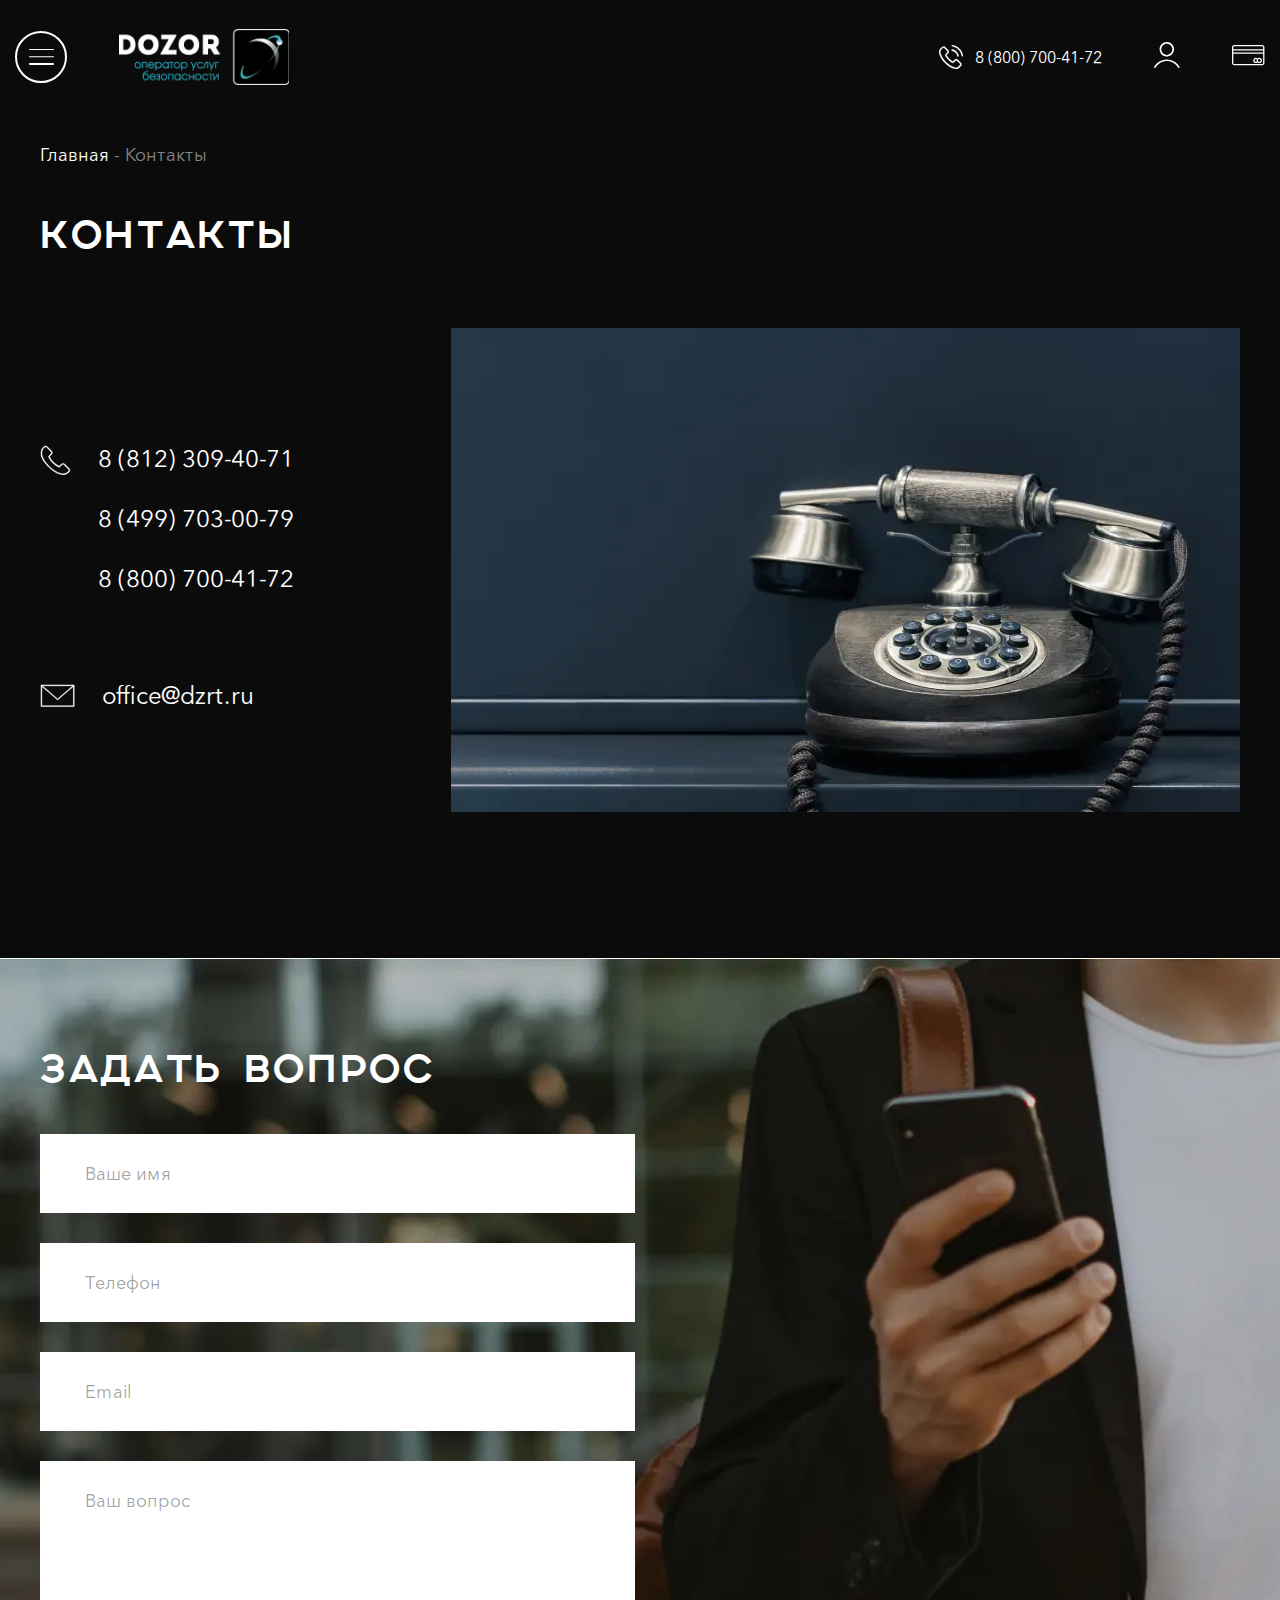
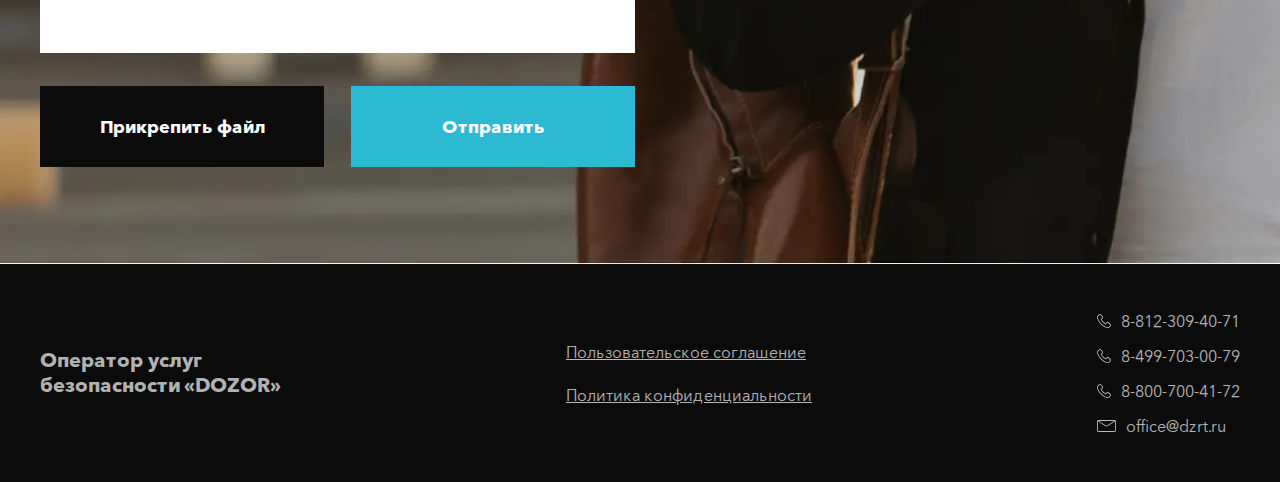
<file: contacts.html>
<!DOCTYPE html>
<html lang="ru">
  <head>
  <meta charset="UTF-8" />
  <meta name="viewport" content="width=device-width, initial-scale=1.0" />
  <meta name="robots" content="noindex, nofollow"/>
  <title>Главная</title>
  <!-- STYLES -->
  <link
    rel="stylesheet"
    href="https://cdn.jsdelivr.net/npm/swiper@8/swiper-bundle.min.css?_v=20221013220709"
  />
  <link rel="stylesheet" href="css/style.min.css?_v=20221013220709" />
</head>

  <body>
    <div class="wrapper">
      <!-- .header -->
<header class="header">
  <div class="header__container">
    <div class="header__body">
      <nav class="header__menu">
        <ul class="header__list">
          <li><a href="advantage.html">Преимущества</a></li>
          <li><a href="rates.html">Тарифы</a></li>
          <li><a href="response.html">Реагирование</a></li>
          <li><a href="insurance.html">Страхование</a></li>
          <li><a href="opportunity.html">Мобильное приложение</a></li>
          <li><a href="contacts.html">Контакты</a></li>
        </ul>
        <a href="tel:+78007004172" class="header__phone">
          <svg
            width="24"
            height="24"
            viewBox="0 0 24 24"
            xmlns="http://www.w3.org/2000/svg"
          >
            <mask id="path-1-inside-1_581_219">
              <path
                fill-rule="evenodd"
                clip-rule="evenodd"
                d="M18.9763 14.8649C18.7589 14.6238 18.4944 14.4299 18.1991 14.2949C17.9037 14.1599 17.5839 14.0869 17.2592 14.0802C16.932 14.0875 16.6096 14.1603 16.311 14.2943C16.0124 14.4284 15.7437 14.621 15.521 14.8607L13.9201 16.4548C13.788 16.384 13.6559 16.3191 13.5291 16.252C13.3442 16.1617 13.1752 16.0746 13.0272 15.9838C11.4374 14.9524 10.0259 13.6697 8.84803 12.1856C8.30424 11.5259 7.8446 10.8011 7.47964 10.0281C7.89703 9.6484 8.28271 9.25238 8.65783 8.87377C8.80048 8.7312 8.94317 8.58441 9.08582 8.44342C9.33592 8.225 9.53635 7.95564 9.67369 7.6534C9.81103 7.35117 9.88207 7.02307 9.88207 6.69113C9.88207 6.35919 9.81103 6.03109 9.67369 5.72886C9.53635 5.42663 9.33592 5.15726 9.08582 4.93884L7.69628 3.55644C7.53778 3.39803 7.37927 3.23645 7.22605 3.07487C6.91961 2.76121 6.60258 2.43647 6.26972 2.13338C6.05069 1.9029 5.78795 1.71836 5.49675 1.59052C5.20556 1.46269 4.89177 1.39413 4.57377 1.38885C3.92246 1.40093 3.30197 1.66832 2.84608 2.13338L2.83551 2.14288L1.10782 3.88012C0.469688 4.50748 0.0795011 5.34388 0.00889519 6.2357C-0.0485939 7.52024 0.173103 8.80198 0.658744 9.99269C1.56794 12.3561 2.88199 14.5431 4.54204 16.4559C6.71965 19.0692 9.43065 21.1876 12.4936 22.6693C13.885 23.3871 15.3998 23.8351 16.958 23.9894C17.0637 23.9931 17.18 23.9989 17.2804 23.9989C17.83 24.0122 18.3759 23.9069 18.8811 23.6901C19.3862 23.4733 19.8386 23.1502 20.2074 22.7427C20.2126 22.7326 20.2232 22.7274 20.2285 22.7173C20.508 22.3961 20.8042 22.09 21.1161 21.8001C21.3327 21.5926 21.5599 21.3777 21.7765 21.1469C22.2517 20.6858 22.5269 20.0567 22.5426 19.3949C22.5358 19.0675 22.463 18.7447 22.3287 18.446C22.1943 18.1473 22.0012 17.8786 21.7607 17.6561L18.9763 14.8649ZM20.7938 20.1981C20.7885 20.1981 20.7885 20.2033 20.7938 20.1981C20.593 20.4093 20.3923 20.6036 20.1704 20.8164C19.8428 21.1332 19.51 21.4601 19.193 21.8292C18.9533 22.0946 18.6583 22.3041 18.3287 22.4431C17.9991 22.5821 17.643 22.647 17.2856 22.6334C17.2064 22.6334 17.1271 22.6334 17.0532 22.6291C15.6691 22.4879 14.3245 22.0855 13.0906 21.4432C10.2066 20.0468 7.6541 18.0511 5.60401 15.5894C4.04189 13.7926 2.80475 11.7378 1.94793 9.51692C1.52361 8.51662 1.3286 7.43409 1.37728 6.3487C1.41879 5.77819 1.66896 5.24289 2.08001 4.84485L3.8077 3.11711C4.01094 2.90535 4.28609 2.77726 4.57906 2.75804C4.86421 2.77456 5.13161 2.90192 5.32404 3.11289L5.33984 3.12714C5.64627 3.41704 5.9422 3.7159 6.25392 4.03431C6.40714 4.19642 6.57088 4.35853 6.73466 4.52486L8.11891 5.90832C8.2439 5.99752 8.34576 6.11525 8.41604 6.25173C8.48633 6.38821 8.52304 6.53949 8.52304 6.69298C8.52304 6.84647 8.48633 6.99775 8.41604 7.13423C8.34576 7.2707 8.2439 7.38844 8.11891 7.47764C7.97098 7.62391 7.82835 7.77176 7.68042 7.9138C7.25774 8.34838 6.8509 8.75391 6.4071 9.14941C6.39728 9.15654 6.38844 9.16487 6.38072 9.17423C6.22476 9.31625 6.11623 9.50277 6.06992 9.70849C6.02361 9.91422 6.04177 10.1292 6.12184 10.3243C6.12712 10.3391 6.12706 10.3544 6.13235 10.3692C6.55302 11.331 7.10607 12.2295 7.77548 13.0384L7.78077 13.0432C9.0471 14.646 10.5699 16.0286 12.2875 17.1349C12.489 17.2596 12.6971 17.3731 12.911 17.475C13.0906 17.5658 13.265 17.6519 13.4129 17.7432C13.433 17.7535 13.4524 17.7652 13.471 17.7781C13.6779 17.8906 13.9169 17.93 14.149 17.8897C14.3811 17.8494 14.5927 17.7319 14.7496 17.5563L16.4826 15.8238C16.6797 15.6034 16.9539 15.4671 17.2487 15.4431C17.3892 15.4509 17.5265 15.4878 17.652 15.5514C17.7775 15.615 17.8885 15.704 17.9778 15.8127L17.9883 15.8233L20.7885 18.6139C20.9101 18.7069 21.0087 18.8265 21.0767 18.9636C21.1448 19.1006 21.1804 19.2515 21.1809 19.4044C21.1814 19.5574 21.1468 19.7085 21.0796 19.846C21.0125 19.9835 20.9147 20.1038 20.7938 20.1975V20.1981ZM12.9638 5.70661C14.2899 5.93527 15.513 6.568 16.4654 7.51816C17.4178 8.46833 18.053 9.68949 18.2842 11.0144C18.3113 11.1738 18.3942 11.3183 18.518 11.4222C18.6419 11.5261 18.7988 11.5826 18.9605 11.5815C18.9975 11.5815 19.0344 11.5757 19.0767 11.572C19.1657 11.5572 19.2508 11.5248 19.3273 11.4769C19.4037 11.4289 19.4698 11.3663 19.5219 11.2927C19.574 11.219 19.6109 11.1358 19.6306 11.0478C19.6504 10.9598 19.6525 10.8688 19.6368 10.78C19.3594 9.17636 18.5918 7.69799 17.4394 6.54818C16.2871 5.39837 14.8066 4.63361 13.2016 4.35905C13.0232 4.3289 12.8402 4.37067 12.6926 4.4752C12.545 4.57973 12.4449 4.73849 12.4143 4.91666C12.3975 5.00469 12.3984 5.09519 12.417 5.18286C12.4356 5.27053 12.4716 5.3536 12.5227 5.42719C12.5739 5.50078 12.6393 5.56341 12.7151 5.61139C12.7908 5.65937 12.8754 5.69174 12.9638 5.70661V5.70661ZM23.9903 10.583C23.5311 7.94311 22.266 5.50981 20.3685 3.61681C18.471 1.72381 16.034 0.463816 13.3917 0.00961183C13.2136 -0.0205735 13.0308 0.0209824 12.8833 0.125186C12.7357 0.22939 12.6355 0.387756 12.6045 0.565634C12.575 0.745511 12.6179 0.929759 12.7238 1.07816C12.8298 1.22655 12.9901 1.32704 13.1699 1.35769C15.5307 1.76489 17.7077 2.89176 19.4027 4.58387C21.0977 6.27599 22.2276 8.45055 22.6377 10.8096C22.6649 10.9689 22.7478 11.1133 22.8717 11.2172C22.9956 11.3211 23.1523 11.3776 23.314 11.3767C23.3529 11.3756 23.3917 11.3722 23.4302 11.3666C23.5186 11.3526 23.6033 11.3211 23.6794 11.2741C23.7555 11.2271 23.8214 11.1654 23.8735 11.0927C23.9256 11.0201 23.9628 10.9378 23.9828 10.8506C24.0029 10.7635 24.0054 10.6733 23.9903 10.5851V10.583Z"
              />
            </mask>
            <path
              fill-rule="evenodd"
              clip-rule="evenodd"
              d="M18.9763 14.8649C18.7589 14.6238 18.4944 14.4299 18.1991 14.2949C17.9037 14.1599 17.5839 14.0869 17.2592 14.0802C16.932 14.0875 16.6096 14.1603 16.311 14.2943C16.0124 14.4284 15.7437 14.621 15.521 14.8607L13.9201 16.4548C13.788 16.384 13.6559 16.3191 13.5291 16.252C13.3442 16.1617 13.1752 16.0746 13.0272 15.9838C11.4374 14.9524 10.0259 13.6697 8.84803 12.1856C8.30424 11.5259 7.8446 10.8011 7.47964 10.0281C7.89703 9.6484 8.28271 9.25238 8.65783 8.87377C8.80048 8.7312 8.94317 8.58441 9.08582 8.44342C9.33592 8.225 9.53635 7.95564 9.67369 7.6534C9.81103 7.35117 9.88207 7.02307 9.88207 6.69113C9.88207 6.35919 9.81103 6.03109 9.67369 5.72886C9.53635 5.42663 9.33592 5.15726 9.08582 4.93884L7.69628 3.55644C7.53778 3.39803 7.37927 3.23645 7.22605 3.07487C6.91961 2.76121 6.60258 2.43647 6.26972 2.13338C6.05069 1.9029 5.78795 1.71836 5.49675 1.59052C5.20556 1.46269 4.89177 1.39413 4.57377 1.38885C3.92246 1.40093 3.30197 1.66832 2.84608 2.13338L2.83551 2.14288L1.10782 3.88012C0.469688 4.50748 0.0795011 5.34388 0.00889519 6.2357C-0.0485939 7.52024 0.173103 8.80198 0.658744 9.99269C1.56794 12.3561 2.88199 14.5431 4.54204 16.4559C6.71965 19.0692 9.43065 21.1876 12.4936 22.6693C13.885 23.3871 15.3998 23.8351 16.958 23.9894C17.0637 23.9931 17.18 23.9989 17.2804 23.9989C17.83 24.0122 18.3759 23.9069 18.8811 23.6901C19.3862 23.4733 19.8386 23.1502 20.2074 22.7427C20.2126 22.7326 20.2232 22.7274 20.2285 22.7173C20.508 22.3961 20.8042 22.09 21.1161 21.8001C21.3327 21.5926 21.5599 21.3777 21.7765 21.1469C22.2517 20.6858 22.5269 20.0567 22.5426 19.3949C22.5358 19.0675 22.463 18.7447 22.3287 18.446C22.1943 18.1473 22.0012 17.8786 21.7607 17.6561L18.9763 14.8649ZM20.7938 20.1981C20.7885 20.1981 20.7885 20.2033 20.7938 20.1981C20.593 20.4093 20.3923 20.6036 20.1704 20.8164C19.8428 21.1332 19.51 21.4601 19.193 21.8292C18.9533 22.0946 18.6583 22.3041 18.3287 22.4431C17.9991 22.5821 17.643 22.647 17.2856 22.6334C17.2064 22.6334 17.1271 22.6334 17.0532 22.6291C15.6691 22.4879 14.3245 22.0855 13.0906 21.4432C10.2066 20.0468 7.6541 18.0511 5.60401 15.5894C4.04189 13.7926 2.80475 11.7378 1.94793 9.51692C1.52361 8.51662 1.3286 7.43409 1.37728 6.3487C1.41879 5.77819 1.66896 5.24289 2.08001 4.84485L3.8077 3.11711C4.01094 2.90535 4.28609 2.77726 4.57906 2.75804C4.86421 2.77456 5.13161 2.90192 5.32404 3.11289L5.33984 3.12714C5.64627 3.41704 5.9422 3.7159 6.25392 4.03431C6.40714 4.19642 6.57088 4.35853 6.73466 4.52486L8.11891 5.90832C8.2439 5.99752 8.34576 6.11525 8.41604 6.25173C8.48633 6.38821 8.52304 6.53949 8.52304 6.69298C8.52304 6.84647 8.48633 6.99775 8.41604 7.13423C8.34576 7.2707 8.2439 7.38844 8.11891 7.47764C7.97098 7.62391 7.82835 7.77176 7.68042 7.9138C7.25774 8.34838 6.8509 8.75391 6.4071 9.14941C6.39728 9.15654 6.38844 9.16487 6.38072 9.17423C6.22476 9.31625 6.11623 9.50277 6.06992 9.70849C6.02361 9.91422 6.04177 10.1292 6.12184 10.3243C6.12712 10.3391 6.12706 10.3544 6.13235 10.3692C6.55302 11.331 7.10607 12.2295 7.77548 13.0384L7.78077 13.0432C9.0471 14.646 10.5699 16.0286 12.2875 17.1349C12.489 17.2596 12.6971 17.3731 12.911 17.475C13.0906 17.5658 13.265 17.6519 13.4129 17.7432C13.433 17.7535 13.4524 17.7652 13.471 17.7781C13.6779 17.8906 13.9169 17.93 14.149 17.8897C14.3811 17.8494 14.5927 17.7319 14.7496 17.5563L16.4826 15.8238C16.6797 15.6034 16.9539 15.4671 17.2487 15.4431C17.3892 15.4509 17.5265 15.4878 17.652 15.5514C17.7775 15.615 17.8885 15.704 17.9778 15.8127L17.9883 15.8233L20.7885 18.6139C20.9101 18.7069 21.0087 18.8265 21.0767 18.9636C21.1448 19.1006 21.1804 19.2515 21.1809 19.4044C21.1814 19.5574 21.1468 19.7085 21.0796 19.846C21.0125 19.9835 20.9147 20.1038 20.7938 20.1975V20.1981ZM12.9638 5.70661C14.2899 5.93527 15.513 6.568 16.4654 7.51816C17.4178 8.46833 18.053 9.68949 18.2842 11.0144C18.3113 11.1738 18.3942 11.3183 18.518 11.4222C18.6419 11.5261 18.7988 11.5826 18.9605 11.5815C18.9975 11.5815 19.0344 11.5757 19.0767 11.572C19.1657 11.5572 19.2508 11.5248 19.3273 11.4769C19.4037 11.4289 19.4698 11.3663 19.5219 11.2927C19.574 11.219 19.6109 11.1358 19.6306 11.0478C19.6504 10.9598 19.6525 10.8688 19.6368 10.78C19.3594 9.17636 18.5918 7.69799 17.4394 6.54818C16.2871 5.39837 14.8066 4.63361 13.2016 4.35905C13.0232 4.3289 12.8402 4.37067 12.6926 4.4752C12.545 4.57973 12.4449 4.73849 12.4143 4.91666C12.3975 5.00469 12.3984 5.09519 12.417 5.18286C12.4356 5.27053 12.4716 5.3536 12.5227 5.42719C12.5739 5.50078 12.6393 5.56341 12.7151 5.61139C12.7908 5.65937 12.8754 5.69174 12.9638 5.70661V5.70661ZM23.9903 10.583C23.5311 7.94311 22.266 5.50981 20.3685 3.61681C18.471 1.72381 16.034 0.463816 13.3917 0.00961183C13.2136 -0.0205735 13.0308 0.0209824 12.8833 0.125186C12.7357 0.22939 12.6355 0.387756 12.6045 0.565634C12.575 0.745511 12.6179 0.929759 12.7238 1.07816C12.8298 1.22655 12.9901 1.32704 13.1699 1.35769C15.5307 1.76489 17.7077 2.89176 19.4027 4.58387C21.0977 6.27599 22.2276 8.45055 22.6377 10.8096C22.6649 10.9689 22.7478 11.1133 22.8717 11.2172C22.9956 11.3211 23.1523 11.3776 23.314 11.3767C23.3529 11.3756 23.3917 11.3722 23.4302 11.3666C23.5186 11.3526 23.6033 11.3211 23.6794 11.2741C23.7555 11.2271 23.8214 11.1654 23.8735 11.0927C23.9256 11.0201 23.9628 10.9378 23.9828 10.8506C24.0029 10.7635 24.0054 10.6733 23.9903 10.5851V10.583Z"
              stroke-width="0.2"
              mask="url(#path-1-inside-1_581_219)"
            />
          </svg>

          <span>8 (800) 700-41-72</span>
        </a>
      </nav>
      <div class="header__burger">
        <div class="header__burger-inner">
          <span></span>
        </div>
      </div>
      <a href="index.html" class="header__logo">
        <picture><source srcset="img/logo.webp" type="image/webp"><img loading="lazy" src="img/logo.png" alt="Dozor" /></picture>
      </a>
      <a href="tel:+78007004172" class="header__phone">
        <svg
          width="24"
          height="24"
          viewBox="0 0 24 24"
          xmlns="http://www.w3.org/2000/svg"
        >
          <mask id="path-1-inside-1_581_219">
            <path
              fill-rule="evenodd"
              clip-rule="evenodd"
              d="M18.9763 14.8649C18.7589 14.6238 18.4944 14.4299 18.1991 14.2949C17.9037 14.1599 17.5839 14.0869 17.2592 14.0802C16.932 14.0875 16.6096 14.1603 16.311 14.2943C16.0124 14.4284 15.7437 14.621 15.521 14.8607L13.9201 16.4548C13.788 16.384 13.6559 16.3191 13.5291 16.252C13.3442 16.1617 13.1752 16.0746 13.0272 15.9838C11.4374 14.9524 10.0259 13.6697 8.84803 12.1856C8.30424 11.5259 7.8446 10.8011 7.47964 10.0281C7.89703 9.6484 8.28271 9.25238 8.65783 8.87377C8.80048 8.7312 8.94317 8.58441 9.08582 8.44342C9.33592 8.225 9.53635 7.95564 9.67369 7.6534C9.81103 7.35117 9.88207 7.02307 9.88207 6.69113C9.88207 6.35919 9.81103 6.03109 9.67369 5.72886C9.53635 5.42663 9.33592 5.15726 9.08582 4.93884L7.69628 3.55644C7.53778 3.39803 7.37927 3.23645 7.22605 3.07487C6.91961 2.76121 6.60258 2.43647 6.26972 2.13338C6.05069 1.9029 5.78795 1.71836 5.49675 1.59052C5.20556 1.46269 4.89177 1.39413 4.57377 1.38885C3.92246 1.40093 3.30197 1.66832 2.84608 2.13338L2.83551 2.14288L1.10782 3.88012C0.469688 4.50748 0.0795011 5.34388 0.00889519 6.2357C-0.0485939 7.52024 0.173103 8.80198 0.658744 9.99269C1.56794 12.3561 2.88199 14.5431 4.54204 16.4559C6.71965 19.0692 9.43065 21.1876 12.4936 22.6693C13.885 23.3871 15.3998 23.8351 16.958 23.9894C17.0637 23.9931 17.18 23.9989 17.2804 23.9989C17.83 24.0122 18.3759 23.9069 18.8811 23.6901C19.3862 23.4733 19.8386 23.1502 20.2074 22.7427C20.2126 22.7326 20.2232 22.7274 20.2285 22.7173C20.508 22.3961 20.8042 22.09 21.1161 21.8001C21.3327 21.5926 21.5599 21.3777 21.7765 21.1469C22.2517 20.6858 22.5269 20.0567 22.5426 19.3949C22.5358 19.0675 22.463 18.7447 22.3287 18.446C22.1943 18.1473 22.0012 17.8786 21.7607 17.6561L18.9763 14.8649ZM20.7938 20.1981C20.7885 20.1981 20.7885 20.2033 20.7938 20.1981C20.593 20.4093 20.3923 20.6036 20.1704 20.8164C19.8428 21.1332 19.51 21.4601 19.193 21.8292C18.9533 22.0946 18.6583 22.3041 18.3287 22.4431C17.9991 22.5821 17.643 22.647 17.2856 22.6334C17.2064 22.6334 17.1271 22.6334 17.0532 22.6291C15.6691 22.4879 14.3245 22.0855 13.0906 21.4432C10.2066 20.0468 7.6541 18.0511 5.60401 15.5894C4.04189 13.7926 2.80475 11.7378 1.94793 9.51692C1.52361 8.51662 1.3286 7.43409 1.37728 6.3487C1.41879 5.77819 1.66896 5.24289 2.08001 4.84485L3.8077 3.11711C4.01094 2.90535 4.28609 2.77726 4.57906 2.75804C4.86421 2.77456 5.13161 2.90192 5.32404 3.11289L5.33984 3.12714C5.64627 3.41704 5.9422 3.7159 6.25392 4.03431C6.40714 4.19642 6.57088 4.35853 6.73466 4.52486L8.11891 5.90832C8.2439 5.99752 8.34576 6.11525 8.41604 6.25173C8.48633 6.38821 8.52304 6.53949 8.52304 6.69298C8.52304 6.84647 8.48633 6.99775 8.41604 7.13423C8.34576 7.2707 8.2439 7.38844 8.11891 7.47764C7.97098 7.62391 7.82835 7.77176 7.68042 7.9138C7.25774 8.34838 6.8509 8.75391 6.4071 9.14941C6.39728 9.15654 6.38844 9.16487 6.38072 9.17423C6.22476 9.31625 6.11623 9.50277 6.06992 9.70849C6.02361 9.91422 6.04177 10.1292 6.12184 10.3243C6.12712 10.3391 6.12706 10.3544 6.13235 10.3692C6.55302 11.331 7.10607 12.2295 7.77548 13.0384L7.78077 13.0432C9.0471 14.646 10.5699 16.0286 12.2875 17.1349C12.489 17.2596 12.6971 17.3731 12.911 17.475C13.0906 17.5658 13.265 17.6519 13.4129 17.7432C13.433 17.7535 13.4524 17.7652 13.471 17.7781C13.6779 17.8906 13.9169 17.93 14.149 17.8897C14.3811 17.8494 14.5927 17.7319 14.7496 17.5563L16.4826 15.8238C16.6797 15.6034 16.9539 15.4671 17.2487 15.4431C17.3892 15.4509 17.5265 15.4878 17.652 15.5514C17.7775 15.615 17.8885 15.704 17.9778 15.8127L17.9883 15.8233L20.7885 18.6139C20.9101 18.7069 21.0087 18.8265 21.0767 18.9636C21.1448 19.1006 21.1804 19.2515 21.1809 19.4044C21.1814 19.5574 21.1468 19.7085 21.0796 19.846C21.0125 19.9835 20.9147 20.1038 20.7938 20.1975V20.1981ZM12.9638 5.70661C14.2899 5.93527 15.513 6.568 16.4654 7.51816C17.4178 8.46833 18.053 9.68949 18.2842 11.0144C18.3113 11.1738 18.3942 11.3183 18.518 11.4222C18.6419 11.5261 18.7988 11.5826 18.9605 11.5815C18.9975 11.5815 19.0344 11.5757 19.0767 11.572C19.1657 11.5572 19.2508 11.5248 19.3273 11.4769C19.4037 11.4289 19.4698 11.3663 19.5219 11.2927C19.574 11.219 19.6109 11.1358 19.6306 11.0478C19.6504 10.9598 19.6525 10.8688 19.6368 10.78C19.3594 9.17636 18.5918 7.69799 17.4394 6.54818C16.2871 5.39837 14.8066 4.63361 13.2016 4.35905C13.0232 4.3289 12.8402 4.37067 12.6926 4.4752C12.545 4.57973 12.4449 4.73849 12.4143 4.91666C12.3975 5.00469 12.3984 5.09519 12.417 5.18286C12.4356 5.27053 12.4716 5.3536 12.5227 5.42719C12.5739 5.50078 12.6393 5.56341 12.7151 5.61139C12.7908 5.65937 12.8754 5.69174 12.9638 5.70661V5.70661ZM23.9903 10.583C23.5311 7.94311 22.266 5.50981 20.3685 3.61681C18.471 1.72381 16.034 0.463816 13.3917 0.00961183C13.2136 -0.0205735 13.0308 0.0209824 12.8833 0.125186C12.7357 0.22939 12.6355 0.387756 12.6045 0.565634C12.575 0.745511 12.6179 0.929759 12.7238 1.07816C12.8298 1.22655 12.9901 1.32704 13.1699 1.35769C15.5307 1.76489 17.7077 2.89176 19.4027 4.58387C21.0977 6.27599 22.2276 8.45055 22.6377 10.8096C22.6649 10.9689 22.7478 11.1133 22.8717 11.2172C22.9956 11.3211 23.1523 11.3776 23.314 11.3767C23.3529 11.3756 23.3917 11.3722 23.4302 11.3666C23.5186 11.3526 23.6033 11.3211 23.6794 11.2741C23.7555 11.2271 23.8214 11.1654 23.8735 11.0927C23.9256 11.0201 23.9628 10.9378 23.9828 10.8506C24.0029 10.7635 24.0054 10.6733 23.9903 10.5851V10.583Z"
            />
          </mask>
          <path
            fill-rule="evenodd"
            clip-rule="evenodd"
            d="M18.9763 14.8649C18.7589 14.6238 18.4944 14.4299 18.1991 14.2949C17.9037 14.1599 17.5839 14.0869 17.2592 14.0802C16.932 14.0875 16.6096 14.1603 16.311 14.2943C16.0124 14.4284 15.7437 14.621 15.521 14.8607L13.9201 16.4548C13.788 16.384 13.6559 16.3191 13.5291 16.252C13.3442 16.1617 13.1752 16.0746 13.0272 15.9838C11.4374 14.9524 10.0259 13.6697 8.84803 12.1856C8.30424 11.5259 7.8446 10.8011 7.47964 10.0281C7.89703 9.6484 8.28271 9.25238 8.65783 8.87377C8.80048 8.7312 8.94317 8.58441 9.08582 8.44342C9.33592 8.225 9.53635 7.95564 9.67369 7.6534C9.81103 7.35117 9.88207 7.02307 9.88207 6.69113C9.88207 6.35919 9.81103 6.03109 9.67369 5.72886C9.53635 5.42663 9.33592 5.15726 9.08582 4.93884L7.69628 3.55644C7.53778 3.39803 7.37927 3.23645 7.22605 3.07487C6.91961 2.76121 6.60258 2.43647 6.26972 2.13338C6.05069 1.9029 5.78795 1.71836 5.49675 1.59052C5.20556 1.46269 4.89177 1.39413 4.57377 1.38885C3.92246 1.40093 3.30197 1.66832 2.84608 2.13338L2.83551 2.14288L1.10782 3.88012C0.469688 4.50748 0.0795011 5.34388 0.00889519 6.2357C-0.0485939 7.52024 0.173103 8.80198 0.658744 9.99269C1.56794 12.3561 2.88199 14.5431 4.54204 16.4559C6.71965 19.0692 9.43065 21.1876 12.4936 22.6693C13.885 23.3871 15.3998 23.8351 16.958 23.9894C17.0637 23.9931 17.18 23.9989 17.2804 23.9989C17.83 24.0122 18.3759 23.9069 18.8811 23.6901C19.3862 23.4733 19.8386 23.1502 20.2074 22.7427C20.2126 22.7326 20.2232 22.7274 20.2285 22.7173C20.508 22.3961 20.8042 22.09 21.1161 21.8001C21.3327 21.5926 21.5599 21.3777 21.7765 21.1469C22.2517 20.6858 22.5269 20.0567 22.5426 19.3949C22.5358 19.0675 22.463 18.7447 22.3287 18.446C22.1943 18.1473 22.0012 17.8786 21.7607 17.6561L18.9763 14.8649ZM20.7938 20.1981C20.7885 20.1981 20.7885 20.2033 20.7938 20.1981C20.593 20.4093 20.3923 20.6036 20.1704 20.8164C19.8428 21.1332 19.51 21.4601 19.193 21.8292C18.9533 22.0946 18.6583 22.3041 18.3287 22.4431C17.9991 22.5821 17.643 22.647 17.2856 22.6334C17.2064 22.6334 17.1271 22.6334 17.0532 22.6291C15.6691 22.4879 14.3245 22.0855 13.0906 21.4432C10.2066 20.0468 7.6541 18.0511 5.60401 15.5894C4.04189 13.7926 2.80475 11.7378 1.94793 9.51692C1.52361 8.51662 1.3286 7.43409 1.37728 6.3487C1.41879 5.77819 1.66896 5.24289 2.08001 4.84485L3.8077 3.11711C4.01094 2.90535 4.28609 2.77726 4.57906 2.75804C4.86421 2.77456 5.13161 2.90192 5.32404 3.11289L5.33984 3.12714C5.64627 3.41704 5.9422 3.7159 6.25392 4.03431C6.40714 4.19642 6.57088 4.35853 6.73466 4.52486L8.11891 5.90832C8.2439 5.99752 8.34576 6.11525 8.41604 6.25173C8.48633 6.38821 8.52304 6.53949 8.52304 6.69298C8.52304 6.84647 8.48633 6.99775 8.41604 7.13423C8.34576 7.2707 8.2439 7.38844 8.11891 7.47764C7.97098 7.62391 7.82835 7.77176 7.68042 7.9138C7.25774 8.34838 6.8509 8.75391 6.4071 9.14941C6.39728 9.15654 6.38844 9.16487 6.38072 9.17423C6.22476 9.31625 6.11623 9.50277 6.06992 9.70849C6.02361 9.91422 6.04177 10.1292 6.12184 10.3243C6.12712 10.3391 6.12706 10.3544 6.13235 10.3692C6.55302 11.331 7.10607 12.2295 7.77548 13.0384L7.78077 13.0432C9.0471 14.646 10.5699 16.0286 12.2875 17.1349C12.489 17.2596 12.6971 17.3731 12.911 17.475C13.0906 17.5658 13.265 17.6519 13.4129 17.7432C13.433 17.7535 13.4524 17.7652 13.471 17.7781C13.6779 17.8906 13.9169 17.93 14.149 17.8897C14.3811 17.8494 14.5927 17.7319 14.7496 17.5563L16.4826 15.8238C16.6797 15.6034 16.9539 15.4671 17.2487 15.4431C17.3892 15.4509 17.5265 15.4878 17.652 15.5514C17.7775 15.615 17.8885 15.704 17.9778 15.8127L17.9883 15.8233L20.7885 18.6139C20.9101 18.7069 21.0087 18.8265 21.0767 18.9636C21.1448 19.1006 21.1804 19.2515 21.1809 19.4044C21.1814 19.5574 21.1468 19.7085 21.0796 19.846C21.0125 19.9835 20.9147 20.1038 20.7938 20.1975V20.1981ZM12.9638 5.70661C14.2899 5.93527 15.513 6.568 16.4654 7.51816C17.4178 8.46833 18.053 9.68949 18.2842 11.0144C18.3113 11.1738 18.3942 11.3183 18.518 11.4222C18.6419 11.5261 18.7988 11.5826 18.9605 11.5815C18.9975 11.5815 19.0344 11.5757 19.0767 11.572C19.1657 11.5572 19.2508 11.5248 19.3273 11.4769C19.4037 11.4289 19.4698 11.3663 19.5219 11.2927C19.574 11.219 19.6109 11.1358 19.6306 11.0478C19.6504 10.9598 19.6525 10.8688 19.6368 10.78C19.3594 9.17636 18.5918 7.69799 17.4394 6.54818C16.2871 5.39837 14.8066 4.63361 13.2016 4.35905C13.0232 4.3289 12.8402 4.37067 12.6926 4.4752C12.545 4.57973 12.4449 4.73849 12.4143 4.91666C12.3975 5.00469 12.3984 5.09519 12.417 5.18286C12.4356 5.27053 12.4716 5.3536 12.5227 5.42719C12.5739 5.50078 12.6393 5.56341 12.7151 5.61139C12.7908 5.65937 12.8754 5.69174 12.9638 5.70661V5.70661ZM23.9903 10.583C23.5311 7.94311 22.266 5.50981 20.3685 3.61681C18.471 1.72381 16.034 0.463816 13.3917 0.00961183C13.2136 -0.0205735 13.0308 0.0209824 12.8833 0.125186C12.7357 0.22939 12.6355 0.387756 12.6045 0.565634C12.575 0.745511 12.6179 0.929759 12.7238 1.07816C12.8298 1.22655 12.9901 1.32704 13.1699 1.35769C15.5307 1.76489 17.7077 2.89176 19.4027 4.58387C21.0977 6.27599 22.2276 8.45055 22.6377 10.8096C22.6649 10.9689 22.7478 11.1133 22.8717 11.2172C22.9956 11.3211 23.1523 11.3776 23.314 11.3767C23.3529 11.3756 23.3917 11.3722 23.4302 11.3666C23.5186 11.3526 23.6033 11.3211 23.6794 11.2741C23.7555 11.2271 23.8214 11.1654 23.8735 11.0927C23.9256 11.0201 23.9628 10.9378 23.9828 10.8506C24.0029 10.7635 24.0054 10.6733 23.9903 10.5851V10.583Z"
            stroke-width="0.2"
            mask="url(#path-1-inside-1_581_219)"
          />
        </svg>

        <span>8 (800) 700-41-72</span>
      </a>
      <a href="" class="header__user">
        <svg
          width="26"
          height="27"
          viewBox="0 0 26 27"
          xmlns="http://www.w3.org/2000/svg"
        >
          <path
            d="M12.8379 14.6324C8.82582 14.6324 5.57168 11.3786 5.57168 7.36622C5.57168 3.35414 8.82582 0.1 12.8379 0.1C16.85 0.1 20.1041 3.35414 20.1041 7.36622C20.1041 11.3783 16.85 14.6324 12.8379 14.6324ZM12.8383 12.9111C15.9042 12.9111 18.3831 10.4321 18.3831 7.36622C18.3831 4.3003 15.9042 1.82135 12.8383 1.82135C9.77234 1.82135 7.2934 4.3003 7.2934 7.36622C7.2934 10.4321 9.77234 12.9111 12.8383 12.9111Z"
            stroke-width="0.2"
          />
          <path
            d="M23.9786 25.6113L23.9748 25.6046C21.6833 21.6022 17.4224 19.1165 12.8379 19.1165C8.25337 19.1165 3.99264 21.6022 1.701 25.6046L1.70086 25.6045L1.69834 25.6095C1.55901 25.8882 1.24696 26.0347 0.955033 26.0347C0.809364 26.0347 0.667797 26.0059 0.526051 25.9208L0.526063 25.9208L0.524215 25.9198C0.124688 25.6915 -0.0202502 25.1444 0.20911 24.743L0.209145 24.7429C2.78598 20.226 7.62132 17.3949 12.8379 17.3949C18.054 17.3949 22.889 20.2253 25.4659 24.7416C25.6972 25.1768 25.5501 25.692 25.1516 25.9197C24.7523 26.1478 24.2092 26.0058 23.9786 25.6113Z"
            stroke-width="0.2"
          />
        </svg>
      </a>
      <a href="#pay_popup" class="header__pay popup-link">
        <svg
          width="33"
          height="21"
          viewBox="0 0 33 21"
          xmlns="http://www.w3.org/2000/svg"
        >
          <path
            d="M0 8.20645C0 8.20714 0.000363521 8.20748 0.000363521 8.20782V18.0862C0.000363521 19.2904 1.0353 20.2703 2.30726 20.2703H30.1252C31.3975 20.2703 32.4324 19.2904 32.4324 18.0862L32.4321 2.18405C32.4321 0.979822 31.3971 0 30.1248 0H2.30783C1.03587 0 0.000930102 0.979822 0.000930102 2.18405V4.79594C0.000930102 4.79663 0.000566581 4.79697 0.000566581 4.79731C0.000566581 4.798 0.000930102 4.79835 0.000930102 4.79869V8.2045C0.000566605 8.20553 0.000566581 8.20587 0.000566581 8.20656L0 8.20645ZM31.1346 7.59246H1.29728V5.41149H31.1346V7.59246ZM30.1244 19.0418H2.30746C1.75054 19.0418 1.29755 18.6129 1.29755 18.0857V8.82047H31.1349V18.0857C31.1349 18.6129 30.6816 19.0418 30.1247 19.0418H30.1244ZM2.30746 1.22771H30.1254C30.6823 1.22771 31.1353 1.65654 31.1353 2.18383V4.18304H1.29793V2.18383C1.29793 1.65623 1.75087 1.22771 2.30783 1.22771H2.30746Z"
          />
          <path
            d="M27.2429 12.7088C26.6206 12.7088 26.054 12.9289 25.5971 13.2839C25.1309 12.9211 24.5561 12.7065 23.9498 12.7065C22.4612 12.7065 21.25 13.9174 21.25 15.4063C21.25 16.8949 22.4613 18.1064 23.9498 18.1064C24.5635 18.1064 25.1324 17.8971 25.5978 17.5343C26.0547 17.8889 26.6209 18.1087 27.2424 18.1087C28.731 18.1087 29.9422 16.8974 29.9422 15.4089C29.9426 13.9197 28.7318 12.7088 27.2429 12.7088ZM22.5769 15.406C22.5769 14.649 23.1929 14.033 23.9499 14.033C24.2543 14.033 24.5421 14.1397 24.7767 14.3193C24.6287 14.6531 24.5428 15.02 24.5428 15.4081C24.5428 15.7959 24.6283 16.1628 24.7763 16.4963C24.5417 16.6751 24.2573 16.7792 23.9499 16.7792C23.1929 16.7796 22.5769 16.1633 22.5769 15.406ZM27.2429 16.7815C26.4856 16.7815 25.8696 16.1655 25.8696 15.4085C25.8696 14.6516 26.4856 14.0356 27.2429 14.0356C27.9998 14.0356 28.6159 14.6516 28.6159 15.4085C28.6162 16.1654 28.0002 16.7815 27.2429 16.7815Z"
          />
        </svg>
      </a>
    </div>
  </div>
</header>
<!-- /.header -->


      <!-- .main -->
      <main class="main">
        <section class="contacts">
          <div class="contacts__container">
            <div class="contacts__body">
              <!-- .crumbs -->
<div class="crumbs">
  <div class="crumbs__body">
    <ul class="crumbs__list">
      <li>
        <a href="">Главная</a>
      </li>
      <li>Контакты</li>
    </ul>
  </div>
</div>
<!-- /.crumbs -->

              <h1 class="contacts__title title">Контакты</h1>
              <div class="contacts__flex">
                <div class="contacts__content">
                  <div class="contacts__phones">
                    <svg
                      width="31"
                      height="30"
                      viewBox="0 0 31 30"
                      fill="none"
                      xmlns="http://www.w3.org/2000/svg"
                    >
                      <path
                        d="M29.0994 23.5042L24.702 19.1038C24.2576 18.6707 23.6591 18.4324 23.0387 18.4414C22.375 18.4396 21.7372 18.6993 21.2633 19.1643L19.1252 21.3024L18.7805 21.1118C16.8342 20.1083 15.0499 18.8177 13.4878 17.2832C11.947 15.7148 10.6511 13.9235 9.64373 11.9695L9.46837 11.6458L11.6095 9.50766C12.0723 9.05685 12.3381 8.44149 12.349 7.79553C12.3596 7.14973 12.1145 6.52581 11.6669 6.05998L7.26059 1.66564C6.81719 1.23064 6.21825 0.991033 5.5973 1.00026C4.93089 0.997454 4.29052 1.25829 3.81588 1.72611L2.73613 2.81488C2.71071 2.8403 2.68849 2.86873 2.66967 2.89955L2.58199 3.04468C2.15541 3.59798 1.8091 4.20894 1.55369 4.8593C1.32188 5.45745 1.16654 6.08219 1.09108 6.71917C0.504361 11.5853 2.71814 16.0249 8.72724 22.0346C15.8407 29.1475 21.8349 29.6984 23.501 29.6984C23.6837 29.7006 23.8665 29.6934 24.0485 29.6772C24.6879 29.5993 25.3148 29.4408 25.9143 29.2054C26.5719 28.9499 27.1883 28.5994 27.7442 28.165L27.9922 27.9714L28.0284 27.9382L29.0416 26.9431V26.9433C29.5038 26.4941 29.7694 25.8802 29.78 25.2358C29.7908 24.5914 29.546 23.9688 29.099 23.5047L29.0994 23.5042ZM28.4068 26.3017L27.4149 27.2756L27.1881 27.4539C26.7019 27.8327 26.1628 28.1383 25.5882 28.3612C25.0614 28.5677 24.5107 28.7069 23.949 28.7755C23.9338 28.7755 23.7796 28.7937 23.5014 28.7937C21.9228 28.7937 16.2429 28.2614 9.36876 21.3964C3.58053 15.6046 1.44203 11.386 1.99241 6.82509C2.05867 6.26599 2.19479 5.7173 2.39757 5.19203C2.62158 4.61413 2.92705 4.07123 3.30499 3.57998L3.33521 3.53755L3.41989 3.41964L4.46321 2.37028C4.76547 2.07261 5.17306 1.90626 5.59743 1.90746C5.97778 1.89865 6.34588 2.04258 6.61953 2.30682L11.0169 6.70117C11.2937 6.99663 11.4429 7.3894 11.4321 7.79414C11.4213 8.1989 11.2515 8.58308 10.9595 8.86349L8.56129 11.2496C8.41636 11.3933 8.38553 11.6161 8.48562 11.7941L8.83654 12.3991L8.83634 12.3989C9.88386 14.4363 11.2339 16.3033 12.8405 17.9365C14.4626 19.5277 16.3151 20.8653 18.3357 21.9045L18.9798 22.2614V22.2612C19.1594 22.3545 19.379 22.3175 19.5181 22.1705L21.8982 19.7904C22.2023 19.4945 22.6109 19.3304 23.0354 19.3338C23.4192 19.33 23.7885 19.4803 24.0606 19.7512L28.4549 24.1485C28.7315 24.4256 28.8833 24.8035 28.8753 25.1949C28.8687 25.6112 28.6993 26.0086 28.4035 26.3019L28.4068 26.3017Z"
                        fill="white"
                        stroke="white"
                        stroke-width="0.5"
                      />
                    </svg>
                    <ul class="contacts__list">
                      <li><a href="tel:+78123094071">8 (812) 309-40-71</a></li>
                      <li><a href="tel:+74997030079">8 (499) 703-00-79</a></li>
                      <li><a href="tel:+78007004172">8 (800) 700-41-72</a></li>
                    </ul>
                  </div>
                  <a href="mailto:office@dzrt.ru" class="contacts__mail">
                    <svg
                      width="35"
                      height="23"
                      viewBox="0 0 35 23"
                      xmlns="http://www.w3.org/2000/svg"
                    >
                      <path
                        fill-rule="evenodd"
                        clip-rule="evenodd"
                        d="M1.38601 1C1.17281 1 1 1.17255 1 1.38574V22.2243C1 22.4373 1.17281 22.6101 1.38601 22.6101H33.8016C34.0148 22.6101 34.1876 22.4373 34.1876 22.2243V1.38574C34.1876 1.17255 34.0148 1 33.8016 1H1.38601ZM2.08856 1.77173H32.9647L25.4941 8.12688C25.493 8.12769 25.4919 8.12877 25.4911 8.12958L17.6401 14.9447L9.78912 8.1293C9.7867 8.12715 9.78428 8.12499 9.78186 8.12311L2.08866 1.77147L2.08856 1.77173ZM33.4161 2.40108V21.8387H1.77225V2.51134L9.28352 8.71247L9.28541 8.71409L17.3872 15.7478H17.387C17.5321 15.8738 17.7479 15.8738 17.893 15.7478L25.9942 8.71547L25.9971 8.71304L33.4161 2.40108Z"
                        stroke-width="0.5"
                      />
                    </svg>
                    <span>office@dzrt.ru</span>
                  </a>
                </div>
                <div class="contacts__img">
                  <picture><source srcset="img/contacts/01.webp" type="image/webp"><img loading="lazy" src="img/contacts/01.jpg" alt="" /></picture>
                </div>
              </div>
            </div>
          </div>
        </section>
        <!-- .question -->
<section class="question">
  <div class="question__bg">
    <picture><source srcset="img/general/question/01.webp" type="image/webp"><img loading="lazy" src="img/general/question/01.jpg" alt=""></picture>
    <picture><source srcset="img/general/question/02.webp" type="image/webp"><img loading="lazy" src="img/general/question/02.jpg" alt=""></picture>
  </div>
  <div class="question__container">
    <div class="question__body">
      <h2 class="question__title title">Задать вопрос</h2>
      <form class="question__form">
        <div class="question__field">
          <input type="text" placeholder="Ваше имя">
        </div>
        <div class="question__field">
          <input type="tel" placeholder="Телефон" data-tel-input>
        </div>
        <div class="question__field">
          <input type="mail" placeholder="Email">
        </div>
        <div class="question__field">
          <textarea placeholder="Ваш вопрос"></textarea>
        </div>
        <div class="question__btns">
          <div class="question__file">
            <span>Прикрепить файл</span>
            <input type="file">
          </div>
          <button class="question__btn">Отправить</button>
        </div>
      </form>
    </div>
  </div>
</section>
<!-- /.question -->
      </main>
      <!-- /.main -->

      <!-- .footer -->
<footer class="footer">
  <div class="footer__container">
    <div class="footer__body">
      <div class="footer__title">
        Оператор услуг <br />
        безопасности «DOZOR»
      </div>
      <div class="footer__links">
        <div class="footer__link">
          <a href="">Пользовательское <br> соглашение</a>
        </div>
        <div class="footer__link">
          <a href="">Политика <br> конфиденциальности</a>
        </div>
      </div>
      <div class="footer__contacts">
        <div class="footer__contact">
          <a href="tel:+78123094071">
            <svg
              width="14"
              height="14"
              viewBox="0 0 14 14"
              fill="none"
              xmlns="http://www.w3.org/2000/svg"
            >
              <path
                fill-rule="evenodd"
                clip-rule="evenodd"
                d="M11.7852 8.34387C11.6501 8.19462 11.4858 8.07451 11.3024 7.99096C11.119 7.9074 10.9204 7.86216 10.7188 7.85804C10.5155 7.86252 10.3153 7.9076 10.1298 7.9906C9.94442 8.07361 9.77757 8.19284 9.63923 8.34126L8.645 9.32829C8.56297 9.28448 8.48094 9.24427 8.40219 9.20275C8.28735 9.14684 8.18237 9.0929 8.09049 9.03666C7.10316 8.39808 6.22656 7.60383 5.49502 6.68497C5.15731 6.27647 4.87185 5.82774 4.6452 5.34909C4.90441 5.11402 5.14394 4.86881 5.3769 4.63439C5.4655 4.54612 5.55411 4.45523 5.6427 4.36794C5.79803 4.2327 5.9225 4.06592 6.0078 3.87879C6.09309 3.69166 6.13721 3.48851 6.13721 3.28298C6.13721 3.07746 6.09309 2.87431 6.0078 2.68718C5.9225 2.50005 5.79803 2.33327 5.6427 2.19803L4.77974 1.34209C4.6813 1.24401 4.58286 1.14397 4.4877 1.04392C4.29739 0.849721 4.1005 0.648652 3.89378 0.460987C3.75775 0.318285 3.59458 0.204022 3.41373 0.124872C3.23289 0.0457213 3.03801 0.00327096 2.84052 0C2.43602 0.00748452 2.05067 0.173044 1.76755 0.460987L1.76098 0.466873L0.688007 1.54251C0.291698 1.93094 0.0493738 2.44882 0.00552431 3.001C-0.030179 3.79634 0.107505 4.58994 0.40911 5.32718C0.973763 6.79049 1.78985 8.14464 2.82081 9.32895C4.17321 10.947 5.85686 12.2587 7.75908 13.1761C8.6232 13.6205 9.56399 13.8979 10.5317 13.9934C10.5973 13.9957 10.6696 13.9993 10.7319 13.9993C11.0732 14.0076 11.4123 13.9424 11.726 13.8081C12.0397 13.6739 12.3207 13.4738 12.5497 13.2215C12.553 13.2153 12.5595 13.212 12.5628 13.2058C12.7364 13.0069 12.9204 12.8174 13.114 12.6379C13.2486 12.5094 13.3897 12.3764 13.5242 12.2335C13.8193 11.948 13.9902 11.5585 14 11.1487C13.9957 10.946 13.9505 10.7461 13.8671 10.5612C13.7837 10.3762 13.6637 10.2099 13.5144 10.0721L11.7852 8.34387ZM12.9139 11.646C12.9106 11.6492 12.9106 11.646 12.9139 11.646C12.7892 11.7768 12.6645 11.8971 12.5267 12.0288C12.3233 12.225 12.1166 12.4274 11.9197 12.6559C11.7709 12.8202 11.5876 12.95 11.3829 13.036C11.1783 13.1221 10.9571 13.1623 10.7351 13.1538C10.6859 13.1538 10.6367 13.1538 10.5908 13.1512C9.73125 13.0638 8.89616 12.8146 8.12987 12.4169C6.33874 11.5523 4.75354 10.3166 3.48034 8.79244C2.5102 7.67997 1.74188 6.4077 1.20975 5.03261C0.94623 4.41326 0.825121 3.743 0.855353 3.07096C0.881135 2.71772 1.0365 2.38628 1.29178 2.13983L2.36475 1.07008C2.49097 0.938964 2.66185 0.859657 2.8438 0.847759C3.0209 0.857985 3.18696 0.93684 3.30647 1.06746L3.31628 1.07629C3.50659 1.25578 3.69037 1.44083 3.88397 1.63798C3.97912 1.73835 4.08081 1.83872 4.18253 1.9417L5.04221 2.79829C5.11983 2.85352 5.18309 2.92642 5.22674 3.01092C5.27039 3.09542 5.29319 3.18909 5.29319 3.28413C5.29319 3.37916 5.27039 3.47283 5.22674 3.55733C5.18309 3.64183 5.11983 3.71473 5.04221 3.76996C4.95034 3.86052 4.86176 3.95207 4.76988 4.04001C4.50739 4.30909 4.25472 4.56018 3.9791 4.80506C3.973 4.80947 3.96751 4.81463 3.96271 4.82042C3.86586 4.90836 3.79845 5.02384 3.76969 5.15122C3.74093 5.2786 3.75221 5.41171 3.80194 5.5325C3.80522 5.54166 3.80518 5.55114 3.80846 5.56029C4.06972 6.15585 4.41319 6.71212 4.82892 7.21298L4.83221 7.21592C5.61866 8.20835 6.56439 9.06438 7.63111 9.74939C7.75621 9.82659 7.88548 9.89688 8.01832 9.95994C8.12988 10.0162 8.23814 10.0695 8.33002 10.126C8.34251 10.1324 8.35457 10.1396 8.36611 10.1476C8.49461 10.2173 8.64301 10.2416 8.78715 10.2167C8.9313 10.1918 9.06275 10.119 9.16018 10.0103L10.2364 8.9376C10.3588 8.80115 10.5291 8.71676 10.7122 8.70187C10.7995 8.70671 10.8847 8.72955 10.9627 8.76895C11.0406 8.80834 11.1095 8.86343 11.165 8.93073L11.1716 8.93727L12.9106 10.6652C12.9861 10.7227 13.0474 10.7968 13.0896 10.8816C13.1319 10.9665 13.154 11.0599 13.1543 11.1546C13.1546 11.2493 13.1331 11.3429 13.0914 11.428C13.0497 11.5131 12.989 11.5879 12.9139 11.646Z"
                fill="#B6B6B6"
              />
            </svg>

            <span>8-812-309-40-71</span>
          </a>
        </div>

        <div class="footer__contact">
          <a href="tel:+74997030079">
            <svg
              width="14"
              height="14"
              viewBox="0 0 14 14"
              fill="none"
              xmlns="http://www.w3.org/2000/svg"
            >
              <path
                fill-rule="evenodd"
                clip-rule="evenodd"
                d="M11.7852 8.34387C11.6501 8.19462 11.4858 8.07451 11.3024 7.99096C11.119 7.9074 10.9204 7.86216 10.7188 7.85804C10.5155 7.86252 10.3153 7.9076 10.1298 7.9906C9.94442 8.07361 9.77757 8.19284 9.63923 8.34126L8.645 9.32829C8.56297 9.28448 8.48094 9.24427 8.40219 9.20275C8.28735 9.14684 8.18237 9.0929 8.09049 9.03666C7.10316 8.39808 6.22656 7.60383 5.49502 6.68497C5.15731 6.27647 4.87185 5.82774 4.6452 5.34909C4.90441 5.11402 5.14394 4.86881 5.3769 4.63439C5.4655 4.54612 5.55411 4.45523 5.6427 4.36794C5.79803 4.2327 5.9225 4.06592 6.0078 3.87879C6.09309 3.69166 6.13721 3.48851 6.13721 3.28298C6.13721 3.07746 6.09309 2.87431 6.0078 2.68718C5.9225 2.50005 5.79803 2.33327 5.6427 2.19803L4.77974 1.34209C4.6813 1.24401 4.58286 1.14397 4.4877 1.04392C4.29739 0.849721 4.1005 0.648652 3.89378 0.460987C3.75775 0.318285 3.59458 0.204022 3.41373 0.124872C3.23289 0.0457213 3.03801 0.00327096 2.84052 0C2.43602 0.00748452 2.05067 0.173044 1.76755 0.460987L1.76098 0.466873L0.688007 1.54251C0.291698 1.93094 0.0493738 2.44882 0.00552431 3.001C-0.030179 3.79634 0.107505 4.58994 0.40911 5.32718C0.973763 6.79049 1.78985 8.14464 2.82081 9.32895C4.17321 10.947 5.85686 12.2587 7.75908 13.1761C8.6232 13.6205 9.56399 13.8979 10.5317 13.9934C10.5973 13.9957 10.6696 13.9993 10.7319 13.9993C11.0732 14.0076 11.4123 13.9424 11.726 13.8081C12.0397 13.6739 12.3207 13.4738 12.5497 13.2215C12.553 13.2153 12.5595 13.212 12.5628 13.2058C12.7364 13.0069 12.9204 12.8174 13.114 12.6379C13.2486 12.5094 13.3897 12.3764 13.5242 12.2335C13.8193 11.948 13.9902 11.5585 14 11.1487C13.9957 10.946 13.9505 10.7461 13.8671 10.5612C13.7837 10.3762 13.6637 10.2099 13.5144 10.0721L11.7852 8.34387ZM12.9139 11.646C12.9106 11.6492 12.9106 11.646 12.9139 11.646C12.7892 11.7768 12.6645 11.8971 12.5267 12.0288C12.3233 12.225 12.1166 12.4274 11.9197 12.6559C11.7709 12.8202 11.5876 12.95 11.3829 13.036C11.1783 13.1221 10.9571 13.1623 10.7351 13.1538C10.6859 13.1538 10.6367 13.1538 10.5908 13.1512C9.73125 13.0638 8.89616 12.8146 8.12987 12.4169C6.33874 11.5523 4.75354 10.3166 3.48034 8.79244C2.5102 7.67997 1.74188 6.4077 1.20975 5.03261C0.94623 4.41326 0.825121 3.743 0.855353 3.07096C0.881135 2.71772 1.0365 2.38628 1.29178 2.13983L2.36475 1.07008C2.49097 0.938964 2.66185 0.859657 2.8438 0.847759C3.0209 0.857985 3.18696 0.93684 3.30647 1.06746L3.31628 1.07629C3.50659 1.25578 3.69037 1.44083 3.88397 1.63798C3.97912 1.73835 4.08081 1.83872 4.18253 1.9417L5.04221 2.79829C5.11983 2.85352 5.18309 2.92642 5.22674 3.01092C5.27039 3.09542 5.29319 3.18909 5.29319 3.28413C5.29319 3.37916 5.27039 3.47283 5.22674 3.55733C5.18309 3.64183 5.11983 3.71473 5.04221 3.76996C4.95034 3.86052 4.86176 3.95207 4.76988 4.04001C4.50739 4.30909 4.25472 4.56018 3.9791 4.80506C3.973 4.80947 3.96751 4.81463 3.96271 4.82042C3.86586 4.90836 3.79845 5.02384 3.76969 5.15122C3.74093 5.2786 3.75221 5.41171 3.80194 5.5325C3.80522 5.54166 3.80518 5.55114 3.80846 5.56029C4.06972 6.15585 4.41319 6.71212 4.82892 7.21298L4.83221 7.21592C5.61866 8.20835 6.56439 9.06438 7.63111 9.74939C7.75621 9.82659 7.88548 9.89688 8.01832 9.95994C8.12988 10.0162 8.23814 10.0695 8.33002 10.126C8.34251 10.1324 8.35457 10.1396 8.36611 10.1476C8.49461 10.2173 8.64301 10.2416 8.78715 10.2167C8.9313 10.1918 9.06275 10.119 9.16018 10.0103L10.2364 8.9376C10.3588 8.80115 10.5291 8.71676 10.7122 8.70187C10.7995 8.70671 10.8847 8.72955 10.9627 8.76895C11.0406 8.80834 11.1095 8.86343 11.165 8.93073L11.1716 8.93727L12.9106 10.6652C12.9861 10.7227 13.0474 10.7968 13.0896 10.8816C13.1319 10.9665 13.154 11.0599 13.1543 11.1546C13.1546 11.2493 13.1331 11.3429 13.0914 11.428C13.0497 11.5131 12.989 11.5879 12.9139 11.646Z"
                fill="#B6B6B6"
              />
            </svg>

            <span>8-499-703-00-79</span>
          </a>
        </div>

        <div class="footer__contact">
          <a href="tel:+78007004172">
            <svg
              width="14"
              height="14"
              viewBox="0 0 14 14"
              fill="none"
              xmlns="http://www.w3.org/2000/svg"
            >
              <path
                fill-rule="evenodd"
                clip-rule="evenodd"
                d="M11.7852 8.34387C11.6501 8.19462 11.4858 8.07451 11.3024 7.99096C11.119 7.9074 10.9204 7.86216 10.7188 7.85804C10.5155 7.86252 10.3153 7.9076 10.1298 7.9906C9.94442 8.07361 9.77757 8.19284 9.63923 8.34126L8.645 9.32829C8.56297 9.28448 8.48094 9.24427 8.40219 9.20275C8.28735 9.14684 8.18237 9.0929 8.09049 9.03666C7.10316 8.39808 6.22656 7.60383 5.49502 6.68497C5.15731 6.27647 4.87185 5.82774 4.6452 5.34909C4.90441 5.11402 5.14394 4.86881 5.3769 4.63439C5.4655 4.54612 5.55411 4.45523 5.6427 4.36794C5.79803 4.2327 5.9225 4.06592 6.0078 3.87879C6.09309 3.69166 6.13721 3.48851 6.13721 3.28298C6.13721 3.07746 6.09309 2.87431 6.0078 2.68718C5.9225 2.50005 5.79803 2.33327 5.6427 2.19803L4.77974 1.34209C4.6813 1.24401 4.58286 1.14397 4.4877 1.04392C4.29739 0.849721 4.1005 0.648652 3.89378 0.460987C3.75775 0.318285 3.59458 0.204022 3.41373 0.124872C3.23289 0.0457213 3.03801 0.00327096 2.84052 0C2.43602 0.00748452 2.05067 0.173044 1.76755 0.460987L1.76098 0.466873L0.688007 1.54251C0.291698 1.93094 0.0493738 2.44882 0.00552431 3.001C-0.030179 3.79634 0.107505 4.58994 0.40911 5.32718C0.973763 6.79049 1.78985 8.14464 2.82081 9.32895C4.17321 10.947 5.85686 12.2587 7.75908 13.1761C8.6232 13.6205 9.56399 13.8979 10.5317 13.9934C10.5973 13.9957 10.6696 13.9993 10.7319 13.9993C11.0732 14.0076 11.4123 13.9424 11.726 13.8081C12.0397 13.6739 12.3207 13.4738 12.5497 13.2215C12.553 13.2153 12.5595 13.212 12.5628 13.2058C12.7364 13.0069 12.9204 12.8174 13.114 12.6379C13.2486 12.5094 13.3897 12.3764 13.5242 12.2335C13.8193 11.948 13.9902 11.5585 14 11.1487C13.9957 10.946 13.9505 10.7461 13.8671 10.5612C13.7837 10.3762 13.6637 10.2099 13.5144 10.0721L11.7852 8.34387ZM12.9139 11.646C12.9106 11.6492 12.9106 11.646 12.9139 11.646C12.7892 11.7768 12.6645 11.8971 12.5267 12.0288C12.3233 12.225 12.1166 12.4274 11.9197 12.6559C11.7709 12.8202 11.5876 12.95 11.3829 13.036C11.1783 13.1221 10.9571 13.1623 10.7351 13.1538C10.6859 13.1538 10.6367 13.1538 10.5908 13.1512C9.73125 13.0638 8.89616 12.8146 8.12987 12.4169C6.33874 11.5523 4.75354 10.3166 3.48034 8.79244C2.5102 7.67997 1.74188 6.4077 1.20975 5.03261C0.94623 4.41326 0.825121 3.743 0.855353 3.07096C0.881135 2.71772 1.0365 2.38628 1.29178 2.13983L2.36475 1.07008C2.49097 0.938964 2.66185 0.859657 2.8438 0.847759C3.0209 0.857985 3.18696 0.93684 3.30647 1.06746L3.31628 1.07629C3.50659 1.25578 3.69037 1.44083 3.88397 1.63798C3.97912 1.73835 4.08081 1.83872 4.18253 1.9417L5.04221 2.79829C5.11983 2.85352 5.18309 2.92642 5.22674 3.01092C5.27039 3.09542 5.29319 3.18909 5.29319 3.28413C5.29319 3.37916 5.27039 3.47283 5.22674 3.55733C5.18309 3.64183 5.11983 3.71473 5.04221 3.76996C4.95034 3.86052 4.86176 3.95207 4.76988 4.04001C4.50739 4.30909 4.25472 4.56018 3.9791 4.80506C3.973 4.80947 3.96751 4.81463 3.96271 4.82042C3.86586 4.90836 3.79845 5.02384 3.76969 5.15122C3.74093 5.2786 3.75221 5.41171 3.80194 5.5325C3.80522 5.54166 3.80518 5.55114 3.80846 5.56029C4.06972 6.15585 4.41319 6.71212 4.82892 7.21298L4.83221 7.21592C5.61866 8.20835 6.56439 9.06438 7.63111 9.74939C7.75621 9.82659 7.88548 9.89688 8.01832 9.95994C8.12988 10.0162 8.23814 10.0695 8.33002 10.126C8.34251 10.1324 8.35457 10.1396 8.36611 10.1476C8.49461 10.2173 8.64301 10.2416 8.78715 10.2167C8.9313 10.1918 9.06275 10.119 9.16018 10.0103L10.2364 8.9376C10.3588 8.80115 10.5291 8.71676 10.7122 8.70187C10.7995 8.70671 10.8847 8.72955 10.9627 8.76895C11.0406 8.80834 11.1095 8.86343 11.165 8.93073L11.1716 8.93727L12.9106 10.6652C12.9861 10.7227 13.0474 10.7968 13.0896 10.8816C13.1319 10.9665 13.154 11.0599 13.1543 11.1546C13.1546 11.2493 13.1331 11.3429 13.0914 11.428C13.0497 11.5131 12.989 11.5879 12.9139 11.646Z"
                fill="#B6B6B6"
              />
            </svg>

            <span>8-800-700-41-72</span>
          </a>
        </div>

        <div class="footer__contact">
          <a href="mailto:office@dzrt.ru">
            <svg
              width="19"
              height="12"
              viewBox="0 0 19 12"
              fill="none"
              xmlns="http://www.w3.org/2000/svg"
            >
              <path
                d="M17.5685 0H1.43149C0.642138 0 0 0.646942 0 1.44202V10.558C0 11.3532 0.642138 12 1.43149 12H17.5685C18.3579 12 19 11.3532 19 10.558V1.44202C19 0.646942 18.3579 0 17.5685 0ZM17.065 0.901703L10.4951 5.28503C9.89085 5.6875 9.10947 5.68736 8.5054 5.28532L1.93509 0.901625L17.065 0.901703ZM18.1048 10.558C18.1048 10.8559 17.8642 11.0983 17.5685 11.0983H1.43145C1.1357 11.0983 0.895172 10.8559 0.895172 10.558V1.44202C0.895172 1.39354 0.901589 1.34661 0.913587 1.30178L8.01139 6.03729C8.46339 6.338 8.98153 6.4885 9.49981 6.4885C10.0181 6.4885 10.5365 6.338 10.9888 6.037L18.0862 1.30185C18.0982 1.34654 18.1046 1.39362 18.1046 1.44209L18.1048 10.558Z"
                fill="#B6B6B6"
              />
            </svg>

            <span>office@dzrt.ru</span>
          </a>
        </div>
      </div>
    </div>
  </div>
</footer>
<!-- /.footer -->

    </div>

		<!-- .popup -->
<div class="popup" id="pay_popup">
  <div class="popup__body">
    <div class="popup__content">
      <div class="popup__close close-popup">
        <svg
          width="23"
          height="23"
          viewBox="0 0 23 23"
          xmlns="http://www.w3.org/2000/svg"
        >
          <path
            d="M13.0352 11.3232L12.8585 11.5L13.0352 11.6768L22.4686 21.1103C22.8437 21.4853 22.8437 22.0935 22.4686 22.4686C22.0935 22.8437 21.4853 22.8438 21.1102 22.4686L11.6768 13.0351L11.5 12.8584L11.3232 13.0351L1.88972 22.4686C1.51463 22.8437 0.906465 22.8438 0.531345 22.4686L0.354731 22.6452L0.531336 22.4686C0.156226 22.0935 0.156214 21.4854 0.531345 21.1103L9.96484 11.6768L10.1416 11.5L9.96484 11.3232L0.531345 1.88972L0.531336 1.88971C0.156237 1.51464 0.156245 0.90648 0.531353 0.531336C0.906428 0.156226 1.51459 0.156214 1.88972 0.531345L11.3232 9.96484L11.5 10.1416L11.6768 9.96484L21.1103 0.531345L20.9335 0.354568L21.1103 0.531336C21.4854 0.156226 22.0936 0.156214 22.4687 0.531345C22.8438 0.906421 22.8438 1.51459 22.4687 1.88972L13.0352 11.3232Z"
            stroke-width="0.5"
          />
        </svg>
      </div>
      <div class="popup__title title">Оплата</div>
      <form class="popup__form form-popup">
        <div class="form-popup__field">
          <input type="text" placeholder="ФИО (полностью)*" />
        </div>

        <div class="form-popup__field">
          <input type="text" placeholder="Номер договора*" />
        </div>

        <div class="form-popup__field">
          <input type="email" placeholder="Email*" />
        </div>

        <div class="form-popup__field">
          <input type="text" placeholder="Период оплаты*" />
        </div>

        <div class="form-popup__field">
          <input type="text" placeholder="Дата заключения*" />
        </div>

        <div class="form-popup__field">
          <input type="text" placeholder="Сумма*" />
        </div>

        <p class="form-popup__text">*Обязательные для заполнения поля</p>
        <button class="form-popup__button btn">Отправить</button>
      </form>
      <div class="popup__pay pay-popup">
        <div class="pay-popup__content">
          <p>
            Для оплаты необходимо заполнить форму выше, нажать на "оплатить" и
            далее следовать инструкции ПАО СБЕРБАНК .
          </p>
          <p>
            Оплата происходит с использованием следующих Банковских карт и
            платежных систем:
          </p>
        </div>
        <div class="pay-popup__images">
          <div class="pay-popup__img">
            <picture><source srcset="img/popup/01.webp" type="image/webp"><img loading="lazy" src="img/popup/01.jpg" alt=""></picture>
          </div>

          <div class="pay-popup__img">
            <picture><source srcset="img/popup/02.webp" type="image/webp"><img loading="lazy" src="img/popup/02.jpg" alt=""></picture>
          </div>

          <div class="pay-popup__img">
            <picture><source srcset="img/popup/03.webp" type="image/webp"><img loading="lazy" src="img/popup/03.jpg" alt=""></picture>
          </div>

          <div class="pay-popup__img">
            <picture><source srcset="img/popup/04.webp" type="image/webp"><img loading="lazy" src="img/popup/04.jpg" alt=""></picture>
          </div>

          <div class="pay-popup__img">
            <picture><source srcset="img/popup/05.webp" type="image/webp"><img loading="lazy" src="img/popup/05.jpg" alt=""></picture>
          </div>
        </div>
      </div>
      <p class="popup__text">
        Производя оплату, Вы подтверждаете, что ознакомлены с пользовательским
        соглашением, а так же соглашаетесь с
        <a href="">политикой в отношении обработки персональных данных</a>.
      </p>
    </div>
  </div>
</div>
<!-- .popup -->


    <!-- SCRIPTS -->
    <script src="https://cdn.jsdelivr.net/npm/swiper@8/swiper-bundle.min.js?_v=20221013220709"></script>
    <script src="js/app.min.js?_v=20221013220709"></script>
  </body>
</html>
</file>
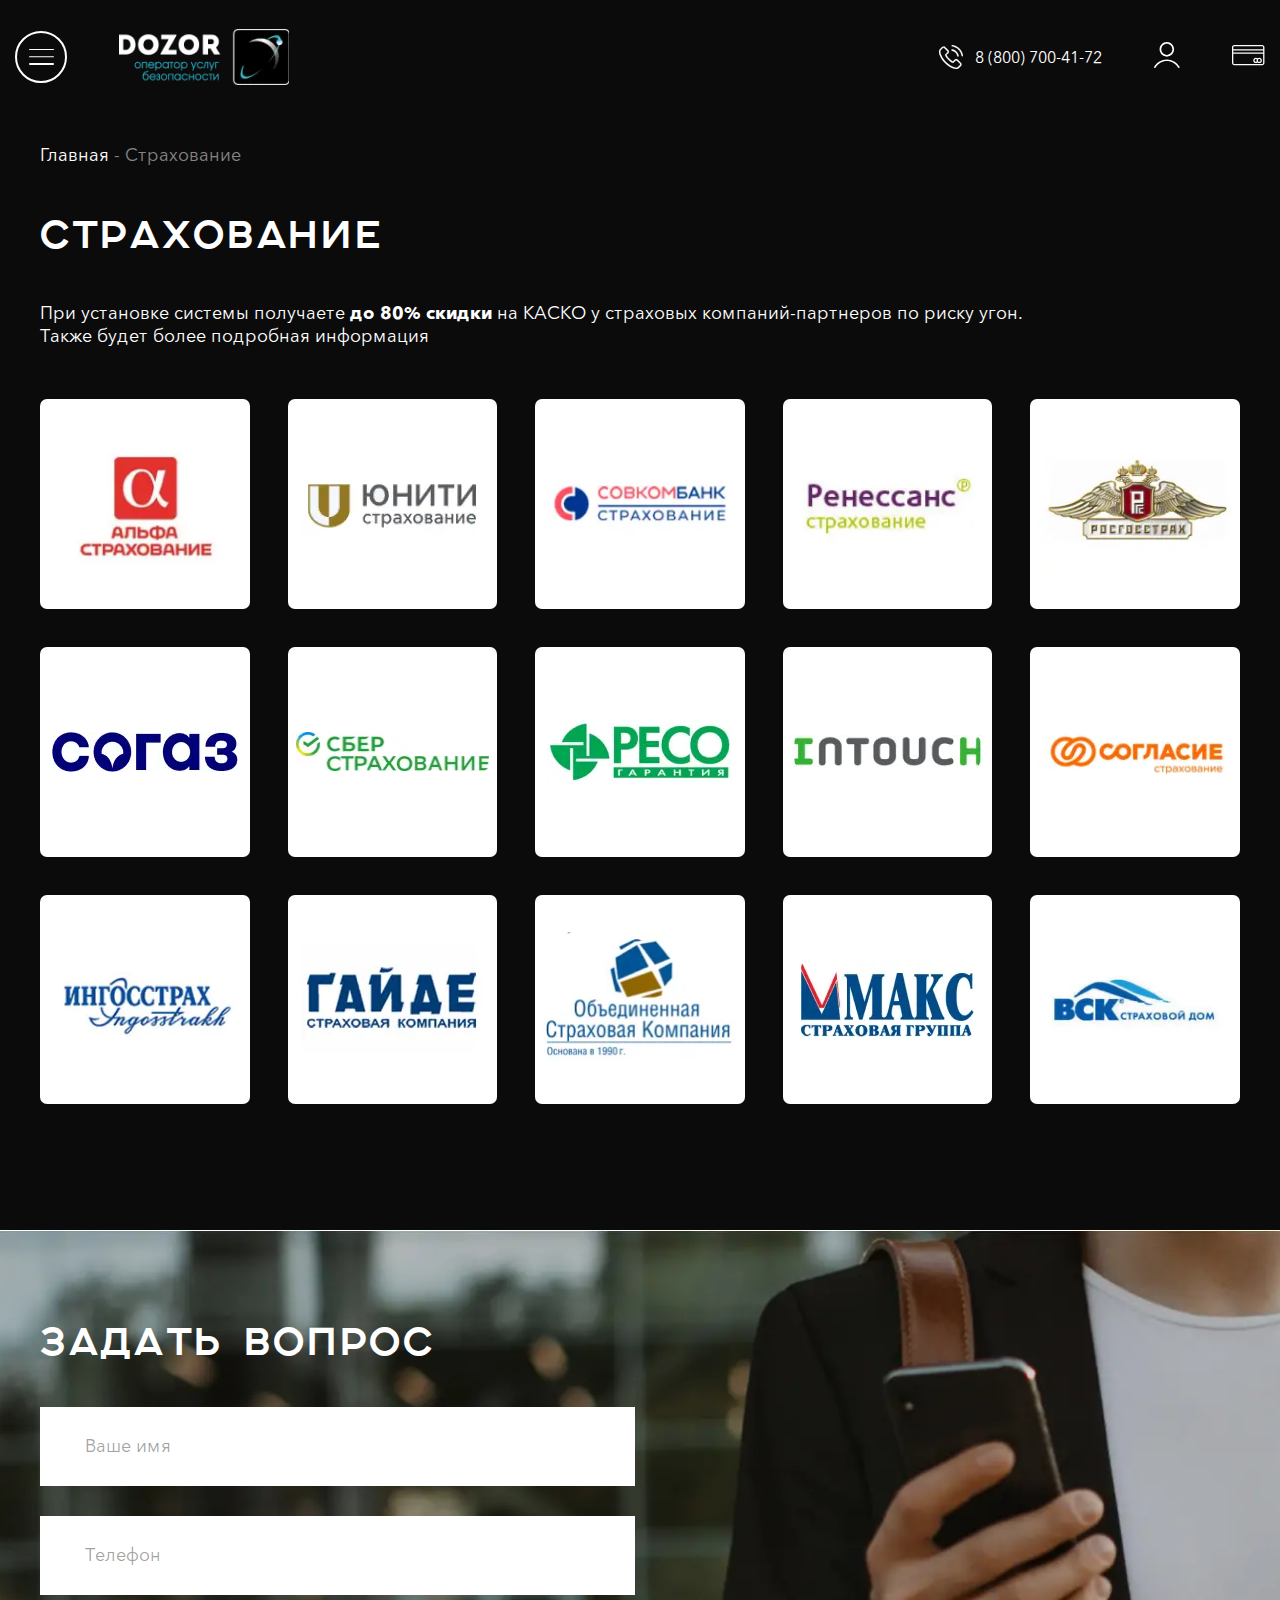
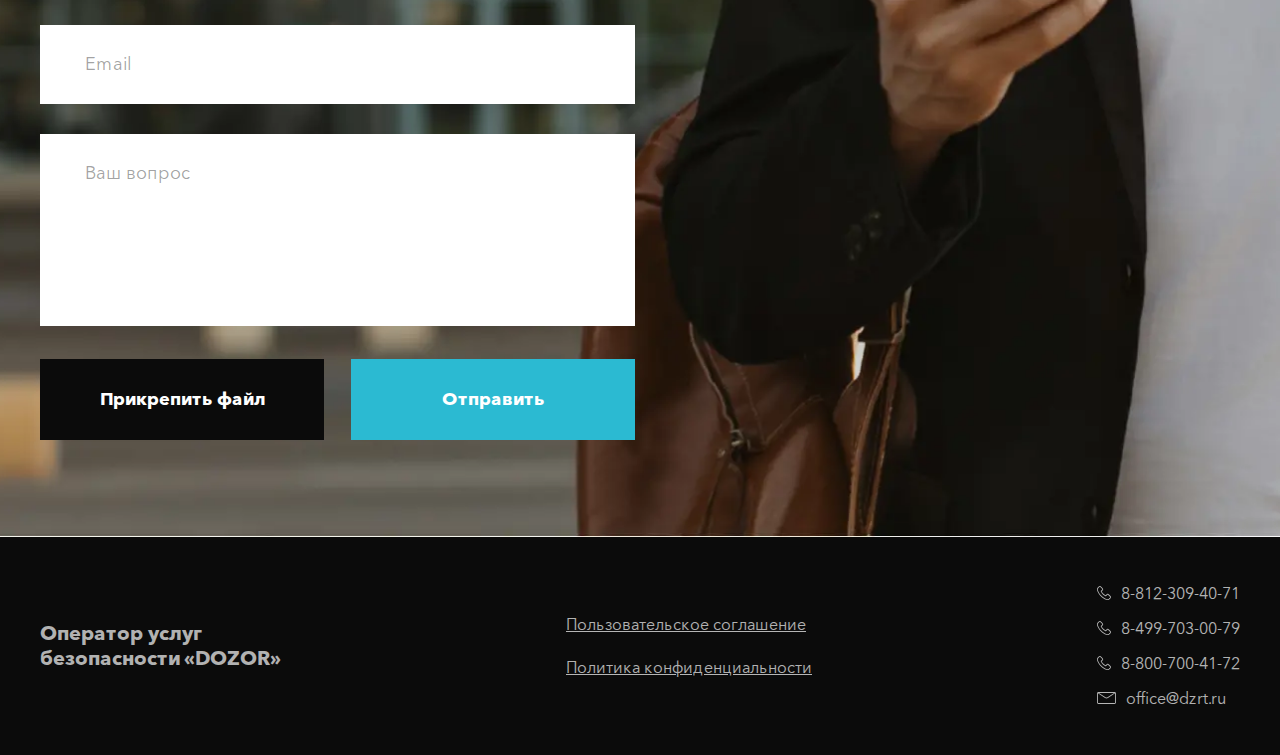
<file: insurance.html>
<!DOCTYPE html>
<html lang="ru">
  <head>
  <meta charset="UTF-8" />
  <meta name="viewport" content="width=device-width, initial-scale=1.0" />
  <meta name="robots" content="noindex, nofollow"/>
  <title>Главная</title>
  <!-- STYLES -->
  <link
    rel="stylesheet"
    href="https://cdn.jsdelivr.net/npm/swiper@8/swiper-bundle.min.css?_v=20221013220709"
  />
  <link rel="stylesheet" href="css/style.min.css?_v=20221013220709" />
</head>

  <body>
    <div class="wrapper">
      <!-- .header -->
<header class="header">
  <div class="header__container">
    <div class="header__body">
      <nav class="header__menu">
        <ul class="header__list">
          <li><a href="advantage.html">Преимущества</a></li>
          <li><a href="rates.html">Тарифы</a></li>
          <li><a href="response.html">Реагирование</a></li>
          <li><a href="insurance.html">Страхование</a></li>
          <li><a href="opportunity.html">Мобильное приложение</a></li>
          <li><a href="contacts.html">Контакты</a></li>
        </ul>
        <a href="tel:+78007004172" class="header__phone">
          <svg
            width="24"
            height="24"
            viewBox="0 0 24 24"
            xmlns="http://www.w3.org/2000/svg"
          >
            <mask id="path-1-inside-1_581_219">
              <path
                fill-rule="evenodd"
                clip-rule="evenodd"
                d="M18.9763 14.8649C18.7589 14.6238 18.4944 14.4299 18.1991 14.2949C17.9037 14.1599 17.5839 14.0869 17.2592 14.0802C16.932 14.0875 16.6096 14.1603 16.311 14.2943C16.0124 14.4284 15.7437 14.621 15.521 14.8607L13.9201 16.4548C13.788 16.384 13.6559 16.3191 13.5291 16.252C13.3442 16.1617 13.1752 16.0746 13.0272 15.9838C11.4374 14.9524 10.0259 13.6697 8.84803 12.1856C8.30424 11.5259 7.8446 10.8011 7.47964 10.0281C7.89703 9.6484 8.28271 9.25238 8.65783 8.87377C8.80048 8.7312 8.94317 8.58441 9.08582 8.44342C9.33592 8.225 9.53635 7.95564 9.67369 7.6534C9.81103 7.35117 9.88207 7.02307 9.88207 6.69113C9.88207 6.35919 9.81103 6.03109 9.67369 5.72886C9.53635 5.42663 9.33592 5.15726 9.08582 4.93884L7.69628 3.55644C7.53778 3.39803 7.37927 3.23645 7.22605 3.07487C6.91961 2.76121 6.60258 2.43647 6.26972 2.13338C6.05069 1.9029 5.78795 1.71836 5.49675 1.59052C5.20556 1.46269 4.89177 1.39413 4.57377 1.38885C3.92246 1.40093 3.30197 1.66832 2.84608 2.13338L2.83551 2.14288L1.10782 3.88012C0.469688 4.50748 0.0795011 5.34388 0.00889519 6.2357C-0.0485939 7.52024 0.173103 8.80198 0.658744 9.99269C1.56794 12.3561 2.88199 14.5431 4.54204 16.4559C6.71965 19.0692 9.43065 21.1876 12.4936 22.6693C13.885 23.3871 15.3998 23.8351 16.958 23.9894C17.0637 23.9931 17.18 23.9989 17.2804 23.9989C17.83 24.0122 18.3759 23.9069 18.8811 23.6901C19.3862 23.4733 19.8386 23.1502 20.2074 22.7427C20.2126 22.7326 20.2232 22.7274 20.2285 22.7173C20.508 22.3961 20.8042 22.09 21.1161 21.8001C21.3327 21.5926 21.5599 21.3777 21.7765 21.1469C22.2517 20.6858 22.5269 20.0567 22.5426 19.3949C22.5358 19.0675 22.463 18.7447 22.3287 18.446C22.1943 18.1473 22.0012 17.8786 21.7607 17.6561L18.9763 14.8649ZM20.7938 20.1981C20.7885 20.1981 20.7885 20.2033 20.7938 20.1981C20.593 20.4093 20.3923 20.6036 20.1704 20.8164C19.8428 21.1332 19.51 21.4601 19.193 21.8292C18.9533 22.0946 18.6583 22.3041 18.3287 22.4431C17.9991 22.5821 17.643 22.647 17.2856 22.6334C17.2064 22.6334 17.1271 22.6334 17.0532 22.6291C15.6691 22.4879 14.3245 22.0855 13.0906 21.4432C10.2066 20.0468 7.6541 18.0511 5.60401 15.5894C4.04189 13.7926 2.80475 11.7378 1.94793 9.51692C1.52361 8.51662 1.3286 7.43409 1.37728 6.3487C1.41879 5.77819 1.66896 5.24289 2.08001 4.84485L3.8077 3.11711C4.01094 2.90535 4.28609 2.77726 4.57906 2.75804C4.86421 2.77456 5.13161 2.90192 5.32404 3.11289L5.33984 3.12714C5.64627 3.41704 5.9422 3.7159 6.25392 4.03431C6.40714 4.19642 6.57088 4.35853 6.73466 4.52486L8.11891 5.90832C8.2439 5.99752 8.34576 6.11525 8.41604 6.25173C8.48633 6.38821 8.52304 6.53949 8.52304 6.69298C8.52304 6.84647 8.48633 6.99775 8.41604 7.13423C8.34576 7.2707 8.2439 7.38844 8.11891 7.47764C7.97098 7.62391 7.82835 7.77176 7.68042 7.9138C7.25774 8.34838 6.8509 8.75391 6.4071 9.14941C6.39728 9.15654 6.38844 9.16487 6.38072 9.17423C6.22476 9.31625 6.11623 9.50277 6.06992 9.70849C6.02361 9.91422 6.04177 10.1292 6.12184 10.3243C6.12712 10.3391 6.12706 10.3544 6.13235 10.3692C6.55302 11.331 7.10607 12.2295 7.77548 13.0384L7.78077 13.0432C9.0471 14.646 10.5699 16.0286 12.2875 17.1349C12.489 17.2596 12.6971 17.3731 12.911 17.475C13.0906 17.5658 13.265 17.6519 13.4129 17.7432C13.433 17.7535 13.4524 17.7652 13.471 17.7781C13.6779 17.8906 13.9169 17.93 14.149 17.8897C14.3811 17.8494 14.5927 17.7319 14.7496 17.5563L16.4826 15.8238C16.6797 15.6034 16.9539 15.4671 17.2487 15.4431C17.3892 15.4509 17.5265 15.4878 17.652 15.5514C17.7775 15.615 17.8885 15.704 17.9778 15.8127L17.9883 15.8233L20.7885 18.6139C20.9101 18.7069 21.0087 18.8265 21.0767 18.9636C21.1448 19.1006 21.1804 19.2515 21.1809 19.4044C21.1814 19.5574 21.1468 19.7085 21.0796 19.846C21.0125 19.9835 20.9147 20.1038 20.7938 20.1975V20.1981ZM12.9638 5.70661C14.2899 5.93527 15.513 6.568 16.4654 7.51816C17.4178 8.46833 18.053 9.68949 18.2842 11.0144C18.3113 11.1738 18.3942 11.3183 18.518 11.4222C18.6419 11.5261 18.7988 11.5826 18.9605 11.5815C18.9975 11.5815 19.0344 11.5757 19.0767 11.572C19.1657 11.5572 19.2508 11.5248 19.3273 11.4769C19.4037 11.4289 19.4698 11.3663 19.5219 11.2927C19.574 11.219 19.6109 11.1358 19.6306 11.0478C19.6504 10.9598 19.6525 10.8688 19.6368 10.78C19.3594 9.17636 18.5918 7.69799 17.4394 6.54818C16.2871 5.39837 14.8066 4.63361 13.2016 4.35905C13.0232 4.3289 12.8402 4.37067 12.6926 4.4752C12.545 4.57973 12.4449 4.73849 12.4143 4.91666C12.3975 5.00469 12.3984 5.09519 12.417 5.18286C12.4356 5.27053 12.4716 5.3536 12.5227 5.42719C12.5739 5.50078 12.6393 5.56341 12.7151 5.61139C12.7908 5.65937 12.8754 5.69174 12.9638 5.70661V5.70661ZM23.9903 10.583C23.5311 7.94311 22.266 5.50981 20.3685 3.61681C18.471 1.72381 16.034 0.463816 13.3917 0.00961183C13.2136 -0.0205735 13.0308 0.0209824 12.8833 0.125186C12.7357 0.22939 12.6355 0.387756 12.6045 0.565634C12.575 0.745511 12.6179 0.929759 12.7238 1.07816C12.8298 1.22655 12.9901 1.32704 13.1699 1.35769C15.5307 1.76489 17.7077 2.89176 19.4027 4.58387C21.0977 6.27599 22.2276 8.45055 22.6377 10.8096C22.6649 10.9689 22.7478 11.1133 22.8717 11.2172C22.9956 11.3211 23.1523 11.3776 23.314 11.3767C23.3529 11.3756 23.3917 11.3722 23.4302 11.3666C23.5186 11.3526 23.6033 11.3211 23.6794 11.2741C23.7555 11.2271 23.8214 11.1654 23.8735 11.0927C23.9256 11.0201 23.9628 10.9378 23.9828 10.8506C24.0029 10.7635 24.0054 10.6733 23.9903 10.5851V10.583Z"
              />
            </mask>
            <path
              fill-rule="evenodd"
              clip-rule="evenodd"
              d="M18.9763 14.8649C18.7589 14.6238 18.4944 14.4299 18.1991 14.2949C17.9037 14.1599 17.5839 14.0869 17.2592 14.0802C16.932 14.0875 16.6096 14.1603 16.311 14.2943C16.0124 14.4284 15.7437 14.621 15.521 14.8607L13.9201 16.4548C13.788 16.384 13.6559 16.3191 13.5291 16.252C13.3442 16.1617 13.1752 16.0746 13.0272 15.9838C11.4374 14.9524 10.0259 13.6697 8.84803 12.1856C8.30424 11.5259 7.8446 10.8011 7.47964 10.0281C7.89703 9.6484 8.28271 9.25238 8.65783 8.87377C8.80048 8.7312 8.94317 8.58441 9.08582 8.44342C9.33592 8.225 9.53635 7.95564 9.67369 7.6534C9.81103 7.35117 9.88207 7.02307 9.88207 6.69113C9.88207 6.35919 9.81103 6.03109 9.67369 5.72886C9.53635 5.42663 9.33592 5.15726 9.08582 4.93884L7.69628 3.55644C7.53778 3.39803 7.37927 3.23645 7.22605 3.07487C6.91961 2.76121 6.60258 2.43647 6.26972 2.13338C6.05069 1.9029 5.78795 1.71836 5.49675 1.59052C5.20556 1.46269 4.89177 1.39413 4.57377 1.38885C3.92246 1.40093 3.30197 1.66832 2.84608 2.13338L2.83551 2.14288L1.10782 3.88012C0.469688 4.50748 0.0795011 5.34388 0.00889519 6.2357C-0.0485939 7.52024 0.173103 8.80198 0.658744 9.99269C1.56794 12.3561 2.88199 14.5431 4.54204 16.4559C6.71965 19.0692 9.43065 21.1876 12.4936 22.6693C13.885 23.3871 15.3998 23.8351 16.958 23.9894C17.0637 23.9931 17.18 23.9989 17.2804 23.9989C17.83 24.0122 18.3759 23.9069 18.8811 23.6901C19.3862 23.4733 19.8386 23.1502 20.2074 22.7427C20.2126 22.7326 20.2232 22.7274 20.2285 22.7173C20.508 22.3961 20.8042 22.09 21.1161 21.8001C21.3327 21.5926 21.5599 21.3777 21.7765 21.1469C22.2517 20.6858 22.5269 20.0567 22.5426 19.3949C22.5358 19.0675 22.463 18.7447 22.3287 18.446C22.1943 18.1473 22.0012 17.8786 21.7607 17.6561L18.9763 14.8649ZM20.7938 20.1981C20.7885 20.1981 20.7885 20.2033 20.7938 20.1981C20.593 20.4093 20.3923 20.6036 20.1704 20.8164C19.8428 21.1332 19.51 21.4601 19.193 21.8292C18.9533 22.0946 18.6583 22.3041 18.3287 22.4431C17.9991 22.5821 17.643 22.647 17.2856 22.6334C17.2064 22.6334 17.1271 22.6334 17.0532 22.6291C15.6691 22.4879 14.3245 22.0855 13.0906 21.4432C10.2066 20.0468 7.6541 18.0511 5.60401 15.5894C4.04189 13.7926 2.80475 11.7378 1.94793 9.51692C1.52361 8.51662 1.3286 7.43409 1.37728 6.3487C1.41879 5.77819 1.66896 5.24289 2.08001 4.84485L3.8077 3.11711C4.01094 2.90535 4.28609 2.77726 4.57906 2.75804C4.86421 2.77456 5.13161 2.90192 5.32404 3.11289L5.33984 3.12714C5.64627 3.41704 5.9422 3.7159 6.25392 4.03431C6.40714 4.19642 6.57088 4.35853 6.73466 4.52486L8.11891 5.90832C8.2439 5.99752 8.34576 6.11525 8.41604 6.25173C8.48633 6.38821 8.52304 6.53949 8.52304 6.69298C8.52304 6.84647 8.48633 6.99775 8.41604 7.13423C8.34576 7.2707 8.2439 7.38844 8.11891 7.47764C7.97098 7.62391 7.82835 7.77176 7.68042 7.9138C7.25774 8.34838 6.8509 8.75391 6.4071 9.14941C6.39728 9.15654 6.38844 9.16487 6.38072 9.17423C6.22476 9.31625 6.11623 9.50277 6.06992 9.70849C6.02361 9.91422 6.04177 10.1292 6.12184 10.3243C6.12712 10.3391 6.12706 10.3544 6.13235 10.3692C6.55302 11.331 7.10607 12.2295 7.77548 13.0384L7.78077 13.0432C9.0471 14.646 10.5699 16.0286 12.2875 17.1349C12.489 17.2596 12.6971 17.3731 12.911 17.475C13.0906 17.5658 13.265 17.6519 13.4129 17.7432C13.433 17.7535 13.4524 17.7652 13.471 17.7781C13.6779 17.8906 13.9169 17.93 14.149 17.8897C14.3811 17.8494 14.5927 17.7319 14.7496 17.5563L16.4826 15.8238C16.6797 15.6034 16.9539 15.4671 17.2487 15.4431C17.3892 15.4509 17.5265 15.4878 17.652 15.5514C17.7775 15.615 17.8885 15.704 17.9778 15.8127L17.9883 15.8233L20.7885 18.6139C20.9101 18.7069 21.0087 18.8265 21.0767 18.9636C21.1448 19.1006 21.1804 19.2515 21.1809 19.4044C21.1814 19.5574 21.1468 19.7085 21.0796 19.846C21.0125 19.9835 20.9147 20.1038 20.7938 20.1975V20.1981ZM12.9638 5.70661C14.2899 5.93527 15.513 6.568 16.4654 7.51816C17.4178 8.46833 18.053 9.68949 18.2842 11.0144C18.3113 11.1738 18.3942 11.3183 18.518 11.4222C18.6419 11.5261 18.7988 11.5826 18.9605 11.5815C18.9975 11.5815 19.0344 11.5757 19.0767 11.572C19.1657 11.5572 19.2508 11.5248 19.3273 11.4769C19.4037 11.4289 19.4698 11.3663 19.5219 11.2927C19.574 11.219 19.6109 11.1358 19.6306 11.0478C19.6504 10.9598 19.6525 10.8688 19.6368 10.78C19.3594 9.17636 18.5918 7.69799 17.4394 6.54818C16.2871 5.39837 14.8066 4.63361 13.2016 4.35905C13.0232 4.3289 12.8402 4.37067 12.6926 4.4752C12.545 4.57973 12.4449 4.73849 12.4143 4.91666C12.3975 5.00469 12.3984 5.09519 12.417 5.18286C12.4356 5.27053 12.4716 5.3536 12.5227 5.42719C12.5739 5.50078 12.6393 5.56341 12.7151 5.61139C12.7908 5.65937 12.8754 5.69174 12.9638 5.70661V5.70661ZM23.9903 10.583C23.5311 7.94311 22.266 5.50981 20.3685 3.61681C18.471 1.72381 16.034 0.463816 13.3917 0.00961183C13.2136 -0.0205735 13.0308 0.0209824 12.8833 0.125186C12.7357 0.22939 12.6355 0.387756 12.6045 0.565634C12.575 0.745511 12.6179 0.929759 12.7238 1.07816C12.8298 1.22655 12.9901 1.32704 13.1699 1.35769C15.5307 1.76489 17.7077 2.89176 19.4027 4.58387C21.0977 6.27599 22.2276 8.45055 22.6377 10.8096C22.6649 10.9689 22.7478 11.1133 22.8717 11.2172C22.9956 11.3211 23.1523 11.3776 23.314 11.3767C23.3529 11.3756 23.3917 11.3722 23.4302 11.3666C23.5186 11.3526 23.6033 11.3211 23.6794 11.2741C23.7555 11.2271 23.8214 11.1654 23.8735 11.0927C23.9256 11.0201 23.9628 10.9378 23.9828 10.8506C24.0029 10.7635 24.0054 10.6733 23.9903 10.5851V10.583Z"
              stroke-width="0.2"
              mask="url(#path-1-inside-1_581_219)"
            />
          </svg>

          <span>8 (800) 700-41-72</span>
        </a>
      </nav>
      <div class="header__burger">
        <div class="header__burger-inner">
          <span></span>
        </div>
      </div>
      <a href="index.html" class="header__logo">
        <picture><source srcset="img/logo.webp" type="image/webp"><img loading="lazy" src="img/logo.png" alt="Dozor" /></picture>
      </a>
      <a href="tel:+78007004172" class="header__phone">
        <svg
          width="24"
          height="24"
          viewBox="0 0 24 24"
          xmlns="http://www.w3.org/2000/svg"
        >
          <mask id="path-1-inside-1_581_219">
            <path
              fill-rule="evenodd"
              clip-rule="evenodd"
              d="M18.9763 14.8649C18.7589 14.6238 18.4944 14.4299 18.1991 14.2949C17.9037 14.1599 17.5839 14.0869 17.2592 14.0802C16.932 14.0875 16.6096 14.1603 16.311 14.2943C16.0124 14.4284 15.7437 14.621 15.521 14.8607L13.9201 16.4548C13.788 16.384 13.6559 16.3191 13.5291 16.252C13.3442 16.1617 13.1752 16.0746 13.0272 15.9838C11.4374 14.9524 10.0259 13.6697 8.84803 12.1856C8.30424 11.5259 7.8446 10.8011 7.47964 10.0281C7.89703 9.6484 8.28271 9.25238 8.65783 8.87377C8.80048 8.7312 8.94317 8.58441 9.08582 8.44342C9.33592 8.225 9.53635 7.95564 9.67369 7.6534C9.81103 7.35117 9.88207 7.02307 9.88207 6.69113C9.88207 6.35919 9.81103 6.03109 9.67369 5.72886C9.53635 5.42663 9.33592 5.15726 9.08582 4.93884L7.69628 3.55644C7.53778 3.39803 7.37927 3.23645 7.22605 3.07487C6.91961 2.76121 6.60258 2.43647 6.26972 2.13338C6.05069 1.9029 5.78795 1.71836 5.49675 1.59052C5.20556 1.46269 4.89177 1.39413 4.57377 1.38885C3.92246 1.40093 3.30197 1.66832 2.84608 2.13338L2.83551 2.14288L1.10782 3.88012C0.469688 4.50748 0.0795011 5.34388 0.00889519 6.2357C-0.0485939 7.52024 0.173103 8.80198 0.658744 9.99269C1.56794 12.3561 2.88199 14.5431 4.54204 16.4559C6.71965 19.0692 9.43065 21.1876 12.4936 22.6693C13.885 23.3871 15.3998 23.8351 16.958 23.9894C17.0637 23.9931 17.18 23.9989 17.2804 23.9989C17.83 24.0122 18.3759 23.9069 18.8811 23.6901C19.3862 23.4733 19.8386 23.1502 20.2074 22.7427C20.2126 22.7326 20.2232 22.7274 20.2285 22.7173C20.508 22.3961 20.8042 22.09 21.1161 21.8001C21.3327 21.5926 21.5599 21.3777 21.7765 21.1469C22.2517 20.6858 22.5269 20.0567 22.5426 19.3949C22.5358 19.0675 22.463 18.7447 22.3287 18.446C22.1943 18.1473 22.0012 17.8786 21.7607 17.6561L18.9763 14.8649ZM20.7938 20.1981C20.7885 20.1981 20.7885 20.2033 20.7938 20.1981C20.593 20.4093 20.3923 20.6036 20.1704 20.8164C19.8428 21.1332 19.51 21.4601 19.193 21.8292C18.9533 22.0946 18.6583 22.3041 18.3287 22.4431C17.9991 22.5821 17.643 22.647 17.2856 22.6334C17.2064 22.6334 17.1271 22.6334 17.0532 22.6291C15.6691 22.4879 14.3245 22.0855 13.0906 21.4432C10.2066 20.0468 7.6541 18.0511 5.60401 15.5894C4.04189 13.7926 2.80475 11.7378 1.94793 9.51692C1.52361 8.51662 1.3286 7.43409 1.37728 6.3487C1.41879 5.77819 1.66896 5.24289 2.08001 4.84485L3.8077 3.11711C4.01094 2.90535 4.28609 2.77726 4.57906 2.75804C4.86421 2.77456 5.13161 2.90192 5.32404 3.11289L5.33984 3.12714C5.64627 3.41704 5.9422 3.7159 6.25392 4.03431C6.40714 4.19642 6.57088 4.35853 6.73466 4.52486L8.11891 5.90832C8.2439 5.99752 8.34576 6.11525 8.41604 6.25173C8.48633 6.38821 8.52304 6.53949 8.52304 6.69298C8.52304 6.84647 8.48633 6.99775 8.41604 7.13423C8.34576 7.2707 8.2439 7.38844 8.11891 7.47764C7.97098 7.62391 7.82835 7.77176 7.68042 7.9138C7.25774 8.34838 6.8509 8.75391 6.4071 9.14941C6.39728 9.15654 6.38844 9.16487 6.38072 9.17423C6.22476 9.31625 6.11623 9.50277 6.06992 9.70849C6.02361 9.91422 6.04177 10.1292 6.12184 10.3243C6.12712 10.3391 6.12706 10.3544 6.13235 10.3692C6.55302 11.331 7.10607 12.2295 7.77548 13.0384L7.78077 13.0432C9.0471 14.646 10.5699 16.0286 12.2875 17.1349C12.489 17.2596 12.6971 17.3731 12.911 17.475C13.0906 17.5658 13.265 17.6519 13.4129 17.7432C13.433 17.7535 13.4524 17.7652 13.471 17.7781C13.6779 17.8906 13.9169 17.93 14.149 17.8897C14.3811 17.8494 14.5927 17.7319 14.7496 17.5563L16.4826 15.8238C16.6797 15.6034 16.9539 15.4671 17.2487 15.4431C17.3892 15.4509 17.5265 15.4878 17.652 15.5514C17.7775 15.615 17.8885 15.704 17.9778 15.8127L17.9883 15.8233L20.7885 18.6139C20.9101 18.7069 21.0087 18.8265 21.0767 18.9636C21.1448 19.1006 21.1804 19.2515 21.1809 19.4044C21.1814 19.5574 21.1468 19.7085 21.0796 19.846C21.0125 19.9835 20.9147 20.1038 20.7938 20.1975V20.1981ZM12.9638 5.70661C14.2899 5.93527 15.513 6.568 16.4654 7.51816C17.4178 8.46833 18.053 9.68949 18.2842 11.0144C18.3113 11.1738 18.3942 11.3183 18.518 11.4222C18.6419 11.5261 18.7988 11.5826 18.9605 11.5815C18.9975 11.5815 19.0344 11.5757 19.0767 11.572C19.1657 11.5572 19.2508 11.5248 19.3273 11.4769C19.4037 11.4289 19.4698 11.3663 19.5219 11.2927C19.574 11.219 19.6109 11.1358 19.6306 11.0478C19.6504 10.9598 19.6525 10.8688 19.6368 10.78C19.3594 9.17636 18.5918 7.69799 17.4394 6.54818C16.2871 5.39837 14.8066 4.63361 13.2016 4.35905C13.0232 4.3289 12.8402 4.37067 12.6926 4.4752C12.545 4.57973 12.4449 4.73849 12.4143 4.91666C12.3975 5.00469 12.3984 5.09519 12.417 5.18286C12.4356 5.27053 12.4716 5.3536 12.5227 5.42719C12.5739 5.50078 12.6393 5.56341 12.7151 5.61139C12.7908 5.65937 12.8754 5.69174 12.9638 5.70661V5.70661ZM23.9903 10.583C23.5311 7.94311 22.266 5.50981 20.3685 3.61681C18.471 1.72381 16.034 0.463816 13.3917 0.00961183C13.2136 -0.0205735 13.0308 0.0209824 12.8833 0.125186C12.7357 0.22939 12.6355 0.387756 12.6045 0.565634C12.575 0.745511 12.6179 0.929759 12.7238 1.07816C12.8298 1.22655 12.9901 1.32704 13.1699 1.35769C15.5307 1.76489 17.7077 2.89176 19.4027 4.58387C21.0977 6.27599 22.2276 8.45055 22.6377 10.8096C22.6649 10.9689 22.7478 11.1133 22.8717 11.2172C22.9956 11.3211 23.1523 11.3776 23.314 11.3767C23.3529 11.3756 23.3917 11.3722 23.4302 11.3666C23.5186 11.3526 23.6033 11.3211 23.6794 11.2741C23.7555 11.2271 23.8214 11.1654 23.8735 11.0927C23.9256 11.0201 23.9628 10.9378 23.9828 10.8506C24.0029 10.7635 24.0054 10.6733 23.9903 10.5851V10.583Z"
            />
          </mask>
          <path
            fill-rule="evenodd"
            clip-rule="evenodd"
            d="M18.9763 14.8649C18.7589 14.6238 18.4944 14.4299 18.1991 14.2949C17.9037 14.1599 17.5839 14.0869 17.2592 14.0802C16.932 14.0875 16.6096 14.1603 16.311 14.2943C16.0124 14.4284 15.7437 14.621 15.521 14.8607L13.9201 16.4548C13.788 16.384 13.6559 16.3191 13.5291 16.252C13.3442 16.1617 13.1752 16.0746 13.0272 15.9838C11.4374 14.9524 10.0259 13.6697 8.84803 12.1856C8.30424 11.5259 7.8446 10.8011 7.47964 10.0281C7.89703 9.6484 8.28271 9.25238 8.65783 8.87377C8.80048 8.7312 8.94317 8.58441 9.08582 8.44342C9.33592 8.225 9.53635 7.95564 9.67369 7.6534C9.81103 7.35117 9.88207 7.02307 9.88207 6.69113C9.88207 6.35919 9.81103 6.03109 9.67369 5.72886C9.53635 5.42663 9.33592 5.15726 9.08582 4.93884L7.69628 3.55644C7.53778 3.39803 7.37927 3.23645 7.22605 3.07487C6.91961 2.76121 6.60258 2.43647 6.26972 2.13338C6.05069 1.9029 5.78795 1.71836 5.49675 1.59052C5.20556 1.46269 4.89177 1.39413 4.57377 1.38885C3.92246 1.40093 3.30197 1.66832 2.84608 2.13338L2.83551 2.14288L1.10782 3.88012C0.469688 4.50748 0.0795011 5.34388 0.00889519 6.2357C-0.0485939 7.52024 0.173103 8.80198 0.658744 9.99269C1.56794 12.3561 2.88199 14.5431 4.54204 16.4559C6.71965 19.0692 9.43065 21.1876 12.4936 22.6693C13.885 23.3871 15.3998 23.8351 16.958 23.9894C17.0637 23.9931 17.18 23.9989 17.2804 23.9989C17.83 24.0122 18.3759 23.9069 18.8811 23.6901C19.3862 23.4733 19.8386 23.1502 20.2074 22.7427C20.2126 22.7326 20.2232 22.7274 20.2285 22.7173C20.508 22.3961 20.8042 22.09 21.1161 21.8001C21.3327 21.5926 21.5599 21.3777 21.7765 21.1469C22.2517 20.6858 22.5269 20.0567 22.5426 19.3949C22.5358 19.0675 22.463 18.7447 22.3287 18.446C22.1943 18.1473 22.0012 17.8786 21.7607 17.6561L18.9763 14.8649ZM20.7938 20.1981C20.7885 20.1981 20.7885 20.2033 20.7938 20.1981C20.593 20.4093 20.3923 20.6036 20.1704 20.8164C19.8428 21.1332 19.51 21.4601 19.193 21.8292C18.9533 22.0946 18.6583 22.3041 18.3287 22.4431C17.9991 22.5821 17.643 22.647 17.2856 22.6334C17.2064 22.6334 17.1271 22.6334 17.0532 22.6291C15.6691 22.4879 14.3245 22.0855 13.0906 21.4432C10.2066 20.0468 7.6541 18.0511 5.60401 15.5894C4.04189 13.7926 2.80475 11.7378 1.94793 9.51692C1.52361 8.51662 1.3286 7.43409 1.37728 6.3487C1.41879 5.77819 1.66896 5.24289 2.08001 4.84485L3.8077 3.11711C4.01094 2.90535 4.28609 2.77726 4.57906 2.75804C4.86421 2.77456 5.13161 2.90192 5.32404 3.11289L5.33984 3.12714C5.64627 3.41704 5.9422 3.7159 6.25392 4.03431C6.40714 4.19642 6.57088 4.35853 6.73466 4.52486L8.11891 5.90832C8.2439 5.99752 8.34576 6.11525 8.41604 6.25173C8.48633 6.38821 8.52304 6.53949 8.52304 6.69298C8.52304 6.84647 8.48633 6.99775 8.41604 7.13423C8.34576 7.2707 8.2439 7.38844 8.11891 7.47764C7.97098 7.62391 7.82835 7.77176 7.68042 7.9138C7.25774 8.34838 6.8509 8.75391 6.4071 9.14941C6.39728 9.15654 6.38844 9.16487 6.38072 9.17423C6.22476 9.31625 6.11623 9.50277 6.06992 9.70849C6.02361 9.91422 6.04177 10.1292 6.12184 10.3243C6.12712 10.3391 6.12706 10.3544 6.13235 10.3692C6.55302 11.331 7.10607 12.2295 7.77548 13.0384L7.78077 13.0432C9.0471 14.646 10.5699 16.0286 12.2875 17.1349C12.489 17.2596 12.6971 17.3731 12.911 17.475C13.0906 17.5658 13.265 17.6519 13.4129 17.7432C13.433 17.7535 13.4524 17.7652 13.471 17.7781C13.6779 17.8906 13.9169 17.93 14.149 17.8897C14.3811 17.8494 14.5927 17.7319 14.7496 17.5563L16.4826 15.8238C16.6797 15.6034 16.9539 15.4671 17.2487 15.4431C17.3892 15.4509 17.5265 15.4878 17.652 15.5514C17.7775 15.615 17.8885 15.704 17.9778 15.8127L17.9883 15.8233L20.7885 18.6139C20.9101 18.7069 21.0087 18.8265 21.0767 18.9636C21.1448 19.1006 21.1804 19.2515 21.1809 19.4044C21.1814 19.5574 21.1468 19.7085 21.0796 19.846C21.0125 19.9835 20.9147 20.1038 20.7938 20.1975V20.1981ZM12.9638 5.70661C14.2899 5.93527 15.513 6.568 16.4654 7.51816C17.4178 8.46833 18.053 9.68949 18.2842 11.0144C18.3113 11.1738 18.3942 11.3183 18.518 11.4222C18.6419 11.5261 18.7988 11.5826 18.9605 11.5815C18.9975 11.5815 19.0344 11.5757 19.0767 11.572C19.1657 11.5572 19.2508 11.5248 19.3273 11.4769C19.4037 11.4289 19.4698 11.3663 19.5219 11.2927C19.574 11.219 19.6109 11.1358 19.6306 11.0478C19.6504 10.9598 19.6525 10.8688 19.6368 10.78C19.3594 9.17636 18.5918 7.69799 17.4394 6.54818C16.2871 5.39837 14.8066 4.63361 13.2016 4.35905C13.0232 4.3289 12.8402 4.37067 12.6926 4.4752C12.545 4.57973 12.4449 4.73849 12.4143 4.91666C12.3975 5.00469 12.3984 5.09519 12.417 5.18286C12.4356 5.27053 12.4716 5.3536 12.5227 5.42719C12.5739 5.50078 12.6393 5.56341 12.7151 5.61139C12.7908 5.65937 12.8754 5.69174 12.9638 5.70661V5.70661ZM23.9903 10.583C23.5311 7.94311 22.266 5.50981 20.3685 3.61681C18.471 1.72381 16.034 0.463816 13.3917 0.00961183C13.2136 -0.0205735 13.0308 0.0209824 12.8833 0.125186C12.7357 0.22939 12.6355 0.387756 12.6045 0.565634C12.575 0.745511 12.6179 0.929759 12.7238 1.07816C12.8298 1.22655 12.9901 1.32704 13.1699 1.35769C15.5307 1.76489 17.7077 2.89176 19.4027 4.58387C21.0977 6.27599 22.2276 8.45055 22.6377 10.8096C22.6649 10.9689 22.7478 11.1133 22.8717 11.2172C22.9956 11.3211 23.1523 11.3776 23.314 11.3767C23.3529 11.3756 23.3917 11.3722 23.4302 11.3666C23.5186 11.3526 23.6033 11.3211 23.6794 11.2741C23.7555 11.2271 23.8214 11.1654 23.8735 11.0927C23.9256 11.0201 23.9628 10.9378 23.9828 10.8506C24.0029 10.7635 24.0054 10.6733 23.9903 10.5851V10.583Z"
            stroke-width="0.2"
            mask="url(#path-1-inside-1_581_219)"
          />
        </svg>

        <span>8 (800) 700-41-72</span>
      </a>
      <a href="" class="header__user">
        <svg
          width="26"
          height="27"
          viewBox="0 0 26 27"
          xmlns="http://www.w3.org/2000/svg"
        >
          <path
            d="M12.8379 14.6324C8.82582 14.6324 5.57168 11.3786 5.57168 7.36622C5.57168 3.35414 8.82582 0.1 12.8379 0.1C16.85 0.1 20.1041 3.35414 20.1041 7.36622C20.1041 11.3783 16.85 14.6324 12.8379 14.6324ZM12.8383 12.9111C15.9042 12.9111 18.3831 10.4321 18.3831 7.36622C18.3831 4.3003 15.9042 1.82135 12.8383 1.82135C9.77234 1.82135 7.2934 4.3003 7.2934 7.36622C7.2934 10.4321 9.77234 12.9111 12.8383 12.9111Z"
            stroke-width="0.2"
          />
          <path
            d="M23.9786 25.6113L23.9748 25.6046C21.6833 21.6022 17.4224 19.1165 12.8379 19.1165C8.25337 19.1165 3.99264 21.6022 1.701 25.6046L1.70086 25.6045L1.69834 25.6095C1.55901 25.8882 1.24696 26.0347 0.955033 26.0347C0.809364 26.0347 0.667797 26.0059 0.526051 25.9208L0.526063 25.9208L0.524215 25.9198C0.124688 25.6915 -0.0202502 25.1444 0.20911 24.743L0.209145 24.7429C2.78598 20.226 7.62132 17.3949 12.8379 17.3949C18.054 17.3949 22.889 20.2253 25.4659 24.7416C25.6972 25.1768 25.5501 25.692 25.1516 25.9197C24.7523 26.1478 24.2092 26.0058 23.9786 25.6113Z"
            stroke-width="0.2"
          />
        </svg>
      </a>
      <a href="#pay_popup" class="header__pay popup-link">
        <svg
          width="33"
          height="21"
          viewBox="0 0 33 21"
          xmlns="http://www.w3.org/2000/svg"
        >
          <path
            d="M0 8.20645C0 8.20714 0.000363521 8.20748 0.000363521 8.20782V18.0862C0.000363521 19.2904 1.0353 20.2703 2.30726 20.2703H30.1252C31.3975 20.2703 32.4324 19.2904 32.4324 18.0862L32.4321 2.18405C32.4321 0.979822 31.3971 0 30.1248 0H2.30783C1.03587 0 0.000930102 0.979822 0.000930102 2.18405V4.79594C0.000930102 4.79663 0.000566581 4.79697 0.000566581 4.79731C0.000566581 4.798 0.000930102 4.79835 0.000930102 4.79869V8.2045C0.000566605 8.20553 0.000566581 8.20587 0.000566581 8.20656L0 8.20645ZM31.1346 7.59246H1.29728V5.41149H31.1346V7.59246ZM30.1244 19.0418H2.30746C1.75054 19.0418 1.29755 18.6129 1.29755 18.0857V8.82047H31.1349V18.0857C31.1349 18.6129 30.6816 19.0418 30.1247 19.0418H30.1244ZM2.30746 1.22771H30.1254C30.6823 1.22771 31.1353 1.65654 31.1353 2.18383V4.18304H1.29793V2.18383C1.29793 1.65623 1.75087 1.22771 2.30783 1.22771H2.30746Z"
          />
          <path
            d="M27.2429 12.7088C26.6206 12.7088 26.054 12.9289 25.5971 13.2839C25.1309 12.9211 24.5561 12.7065 23.9498 12.7065C22.4612 12.7065 21.25 13.9174 21.25 15.4063C21.25 16.8949 22.4613 18.1064 23.9498 18.1064C24.5635 18.1064 25.1324 17.8971 25.5978 17.5343C26.0547 17.8889 26.6209 18.1087 27.2424 18.1087C28.731 18.1087 29.9422 16.8974 29.9422 15.4089C29.9426 13.9197 28.7318 12.7088 27.2429 12.7088ZM22.5769 15.406C22.5769 14.649 23.1929 14.033 23.9499 14.033C24.2543 14.033 24.5421 14.1397 24.7767 14.3193C24.6287 14.6531 24.5428 15.02 24.5428 15.4081C24.5428 15.7959 24.6283 16.1628 24.7763 16.4963C24.5417 16.6751 24.2573 16.7792 23.9499 16.7792C23.1929 16.7796 22.5769 16.1633 22.5769 15.406ZM27.2429 16.7815C26.4856 16.7815 25.8696 16.1655 25.8696 15.4085C25.8696 14.6516 26.4856 14.0356 27.2429 14.0356C27.9998 14.0356 28.6159 14.6516 28.6159 15.4085C28.6162 16.1654 28.0002 16.7815 27.2429 16.7815Z"
          />
        </svg>
      </a>
    </div>
  </div>
</header>
<!-- /.header -->


      <!-- .main -->
      <main class="main">
        <section class="insurance">
          <div class="insurance__container">
            <div class="insurance__body">
              <!-- .crumbs -->
<div class="crumbs">
  <div class="crumbs__body">
    <ul class="crumbs__list">
      <li>
        <a href="">Главная</a>
      </li>
      <li>Страхование</li>
    </ul>
  </div>
</div>
<!-- /.crumbs -->


              <h1 class="insurance__title title">страхование</h1>
              <p class="insurance__text">
                При установке системы получаете <b>до 80% скидки</b> на КАСКО у
                страховых компаний-партнеров по риску угон. <br />
                Также будет более подробная информация
              </p>
              <div class="insurance__grid">
                <div class="insurance__item">
                  <picture><source srcset="img/insurance/01.webp" type="image/webp"><img loading="lazy" src="img/insurance/01.jpg" alt="" /></picture>
                </div>
                <div class="insurance__item">
                  <picture><source srcset="img/insurance/02.webp" type="image/webp"><img loading="lazy" src="img/insurance/02.jpg" alt="" /></picture>
                </div>
                <div class="insurance__item">
                  <picture><source srcset="img/insurance/03.webp" type="image/webp"><img loading="lazy" src="img/insurance/03.jpg" alt="" /></picture>
                </div>
                <div class="insurance__item">
                  <picture><source srcset="img/insurance/04.webp" type="image/webp"><img loading="lazy" src="img/insurance/04.jpg" alt="" /></picture>
                </div>
                <div class="insurance__item">
                  <picture><source srcset="img/insurance/05.webp" type="image/webp"><img loading="lazy" src="img/insurance/05.jpg" alt="" /></picture>
                </div>
                <div class="insurance__item">
                  <picture><source srcset="img/insurance/06.webp" type="image/webp"><img loading="lazy" src="img/insurance/06.jpg" alt="" /></picture>
                </div>
                <div class="insurance__item">
                  <picture><source srcset="img/insurance/07.webp" type="image/webp"><img loading="lazy" src="img/insurance/07.jpg" alt="" /></picture>
                </div>
                <div class="insurance__item">
                  <picture><source srcset="img/insurance/08.webp" type="image/webp"><img loading="lazy" src="img/insurance/08.jpg" alt="" /></picture>
                </div>
                <div class="insurance__item">
                  <picture><source srcset="img/insurance/09.webp" type="image/webp"><img loading="lazy" src="img/insurance/09.jpg" alt="" /></picture>
                </div>
                <div class="insurance__item">
                  <picture><source srcset="img/insurance/10.webp" type="image/webp"><img loading="lazy" src="img/insurance/10.jpg" alt="" /></picture>
                </div>
                <div class="insurance__item">
                  <picture><source srcset="img/insurance/11.webp" type="image/webp"><img loading="lazy" src="img/insurance/11.jpg" alt="" /></picture>
                </div>
                <div class="insurance__item">
                  <picture><source srcset="img/insurance/12.webp" type="image/webp"><img loading="lazy" src="img/insurance/12.jpg" alt="" /></picture>
                </div>
                <div class="insurance__item">
                  <picture><source srcset="img/insurance/13.webp" type="image/webp"><img loading="lazy" src="img/insurance/13.jpg" alt="" /></picture>
                </div>
                <div class="insurance__item">
                  <picture><source srcset="img/insurance/14.webp" type="image/webp"><img loading="lazy" src="img/insurance/14.jpg" alt="" /></picture>
                </div>
                <div class="insurance__item">
                  <picture><source srcset="img/insurance/15.webp" type="image/webp"><img loading="lazy" src="img/insurance/15.jpg" alt="" /></picture>
                </div>
              </div>
            </div>
          </div>
        </section>
        <!-- .question -->
<section class="question">
  <div class="question__bg">
    <picture><source srcset="img/general/question/01.webp" type="image/webp"><img loading="lazy" src="img/general/question/01.jpg" alt=""></picture>
    <picture><source srcset="img/general/question/02.webp" type="image/webp"><img loading="lazy" src="img/general/question/02.jpg" alt=""></picture>
  </div>
  <div class="question__container">
    <div class="question__body">
      <h2 class="question__title title">Задать вопрос</h2>
      <form class="question__form">
        <div class="question__field">
          <input type="text" placeholder="Ваше имя">
        </div>
        <div class="question__field">
          <input type="tel" placeholder="Телефон" data-tel-input>
        </div>
        <div class="question__field">
          <input type="mail" placeholder="Email">
        </div>
        <div class="question__field">
          <textarea placeholder="Ваш вопрос"></textarea>
        </div>
        <div class="question__btns">
          <div class="question__file">
            <span>Прикрепить файл</span>
            <input type="file">
          </div>
          <button class="question__btn">Отправить</button>
        </div>
      </form>
    </div>
  </div>
</section>
<!-- /.question -->
      </main>
      <!-- /.main -->

      <!-- .footer -->
<footer class="footer">
  <div class="footer__container">
    <div class="footer__body">
      <div class="footer__title">
        Оператор услуг <br />
        безопасности «DOZOR»
      </div>
      <div class="footer__links">
        <div class="footer__link">
          <a href="">Пользовательское <br> соглашение</a>
        </div>
        <div class="footer__link">
          <a href="">Политика <br> конфиденциальности</a>
        </div>
      </div>
      <div class="footer__contacts">
        <div class="footer__contact">
          <a href="tel:+78123094071">
            <svg
              width="14"
              height="14"
              viewBox="0 0 14 14"
              fill="none"
              xmlns="http://www.w3.org/2000/svg"
            >
              <path
                fill-rule="evenodd"
                clip-rule="evenodd"
                d="M11.7852 8.34387C11.6501 8.19462 11.4858 8.07451 11.3024 7.99096C11.119 7.9074 10.9204 7.86216 10.7188 7.85804C10.5155 7.86252 10.3153 7.9076 10.1298 7.9906C9.94442 8.07361 9.77757 8.19284 9.63923 8.34126L8.645 9.32829C8.56297 9.28448 8.48094 9.24427 8.40219 9.20275C8.28735 9.14684 8.18237 9.0929 8.09049 9.03666C7.10316 8.39808 6.22656 7.60383 5.49502 6.68497C5.15731 6.27647 4.87185 5.82774 4.6452 5.34909C4.90441 5.11402 5.14394 4.86881 5.3769 4.63439C5.4655 4.54612 5.55411 4.45523 5.6427 4.36794C5.79803 4.2327 5.9225 4.06592 6.0078 3.87879C6.09309 3.69166 6.13721 3.48851 6.13721 3.28298C6.13721 3.07746 6.09309 2.87431 6.0078 2.68718C5.9225 2.50005 5.79803 2.33327 5.6427 2.19803L4.77974 1.34209C4.6813 1.24401 4.58286 1.14397 4.4877 1.04392C4.29739 0.849721 4.1005 0.648652 3.89378 0.460987C3.75775 0.318285 3.59458 0.204022 3.41373 0.124872C3.23289 0.0457213 3.03801 0.00327096 2.84052 0C2.43602 0.00748452 2.05067 0.173044 1.76755 0.460987L1.76098 0.466873L0.688007 1.54251C0.291698 1.93094 0.0493738 2.44882 0.00552431 3.001C-0.030179 3.79634 0.107505 4.58994 0.40911 5.32718C0.973763 6.79049 1.78985 8.14464 2.82081 9.32895C4.17321 10.947 5.85686 12.2587 7.75908 13.1761C8.6232 13.6205 9.56399 13.8979 10.5317 13.9934C10.5973 13.9957 10.6696 13.9993 10.7319 13.9993C11.0732 14.0076 11.4123 13.9424 11.726 13.8081C12.0397 13.6739 12.3207 13.4738 12.5497 13.2215C12.553 13.2153 12.5595 13.212 12.5628 13.2058C12.7364 13.0069 12.9204 12.8174 13.114 12.6379C13.2486 12.5094 13.3897 12.3764 13.5242 12.2335C13.8193 11.948 13.9902 11.5585 14 11.1487C13.9957 10.946 13.9505 10.7461 13.8671 10.5612C13.7837 10.3762 13.6637 10.2099 13.5144 10.0721L11.7852 8.34387ZM12.9139 11.646C12.9106 11.6492 12.9106 11.646 12.9139 11.646C12.7892 11.7768 12.6645 11.8971 12.5267 12.0288C12.3233 12.225 12.1166 12.4274 11.9197 12.6559C11.7709 12.8202 11.5876 12.95 11.3829 13.036C11.1783 13.1221 10.9571 13.1623 10.7351 13.1538C10.6859 13.1538 10.6367 13.1538 10.5908 13.1512C9.73125 13.0638 8.89616 12.8146 8.12987 12.4169C6.33874 11.5523 4.75354 10.3166 3.48034 8.79244C2.5102 7.67997 1.74188 6.4077 1.20975 5.03261C0.94623 4.41326 0.825121 3.743 0.855353 3.07096C0.881135 2.71772 1.0365 2.38628 1.29178 2.13983L2.36475 1.07008C2.49097 0.938964 2.66185 0.859657 2.8438 0.847759C3.0209 0.857985 3.18696 0.93684 3.30647 1.06746L3.31628 1.07629C3.50659 1.25578 3.69037 1.44083 3.88397 1.63798C3.97912 1.73835 4.08081 1.83872 4.18253 1.9417L5.04221 2.79829C5.11983 2.85352 5.18309 2.92642 5.22674 3.01092C5.27039 3.09542 5.29319 3.18909 5.29319 3.28413C5.29319 3.37916 5.27039 3.47283 5.22674 3.55733C5.18309 3.64183 5.11983 3.71473 5.04221 3.76996C4.95034 3.86052 4.86176 3.95207 4.76988 4.04001C4.50739 4.30909 4.25472 4.56018 3.9791 4.80506C3.973 4.80947 3.96751 4.81463 3.96271 4.82042C3.86586 4.90836 3.79845 5.02384 3.76969 5.15122C3.74093 5.2786 3.75221 5.41171 3.80194 5.5325C3.80522 5.54166 3.80518 5.55114 3.80846 5.56029C4.06972 6.15585 4.41319 6.71212 4.82892 7.21298L4.83221 7.21592C5.61866 8.20835 6.56439 9.06438 7.63111 9.74939C7.75621 9.82659 7.88548 9.89688 8.01832 9.95994C8.12988 10.0162 8.23814 10.0695 8.33002 10.126C8.34251 10.1324 8.35457 10.1396 8.36611 10.1476C8.49461 10.2173 8.64301 10.2416 8.78715 10.2167C8.9313 10.1918 9.06275 10.119 9.16018 10.0103L10.2364 8.9376C10.3588 8.80115 10.5291 8.71676 10.7122 8.70187C10.7995 8.70671 10.8847 8.72955 10.9627 8.76895C11.0406 8.80834 11.1095 8.86343 11.165 8.93073L11.1716 8.93727L12.9106 10.6652C12.9861 10.7227 13.0474 10.7968 13.0896 10.8816C13.1319 10.9665 13.154 11.0599 13.1543 11.1546C13.1546 11.2493 13.1331 11.3429 13.0914 11.428C13.0497 11.5131 12.989 11.5879 12.9139 11.646Z"
                fill="#B6B6B6"
              />
            </svg>

            <span>8-812-309-40-71</span>
          </a>
        </div>

        <div class="footer__contact">
          <a href="tel:+74997030079">
            <svg
              width="14"
              height="14"
              viewBox="0 0 14 14"
              fill="none"
              xmlns="http://www.w3.org/2000/svg"
            >
              <path
                fill-rule="evenodd"
                clip-rule="evenodd"
                d="M11.7852 8.34387C11.6501 8.19462 11.4858 8.07451 11.3024 7.99096C11.119 7.9074 10.9204 7.86216 10.7188 7.85804C10.5155 7.86252 10.3153 7.9076 10.1298 7.9906C9.94442 8.07361 9.77757 8.19284 9.63923 8.34126L8.645 9.32829C8.56297 9.28448 8.48094 9.24427 8.40219 9.20275C8.28735 9.14684 8.18237 9.0929 8.09049 9.03666C7.10316 8.39808 6.22656 7.60383 5.49502 6.68497C5.15731 6.27647 4.87185 5.82774 4.6452 5.34909C4.90441 5.11402 5.14394 4.86881 5.3769 4.63439C5.4655 4.54612 5.55411 4.45523 5.6427 4.36794C5.79803 4.2327 5.9225 4.06592 6.0078 3.87879C6.09309 3.69166 6.13721 3.48851 6.13721 3.28298C6.13721 3.07746 6.09309 2.87431 6.0078 2.68718C5.9225 2.50005 5.79803 2.33327 5.6427 2.19803L4.77974 1.34209C4.6813 1.24401 4.58286 1.14397 4.4877 1.04392C4.29739 0.849721 4.1005 0.648652 3.89378 0.460987C3.75775 0.318285 3.59458 0.204022 3.41373 0.124872C3.23289 0.0457213 3.03801 0.00327096 2.84052 0C2.43602 0.00748452 2.05067 0.173044 1.76755 0.460987L1.76098 0.466873L0.688007 1.54251C0.291698 1.93094 0.0493738 2.44882 0.00552431 3.001C-0.030179 3.79634 0.107505 4.58994 0.40911 5.32718C0.973763 6.79049 1.78985 8.14464 2.82081 9.32895C4.17321 10.947 5.85686 12.2587 7.75908 13.1761C8.6232 13.6205 9.56399 13.8979 10.5317 13.9934C10.5973 13.9957 10.6696 13.9993 10.7319 13.9993C11.0732 14.0076 11.4123 13.9424 11.726 13.8081C12.0397 13.6739 12.3207 13.4738 12.5497 13.2215C12.553 13.2153 12.5595 13.212 12.5628 13.2058C12.7364 13.0069 12.9204 12.8174 13.114 12.6379C13.2486 12.5094 13.3897 12.3764 13.5242 12.2335C13.8193 11.948 13.9902 11.5585 14 11.1487C13.9957 10.946 13.9505 10.7461 13.8671 10.5612C13.7837 10.3762 13.6637 10.2099 13.5144 10.0721L11.7852 8.34387ZM12.9139 11.646C12.9106 11.6492 12.9106 11.646 12.9139 11.646C12.7892 11.7768 12.6645 11.8971 12.5267 12.0288C12.3233 12.225 12.1166 12.4274 11.9197 12.6559C11.7709 12.8202 11.5876 12.95 11.3829 13.036C11.1783 13.1221 10.9571 13.1623 10.7351 13.1538C10.6859 13.1538 10.6367 13.1538 10.5908 13.1512C9.73125 13.0638 8.89616 12.8146 8.12987 12.4169C6.33874 11.5523 4.75354 10.3166 3.48034 8.79244C2.5102 7.67997 1.74188 6.4077 1.20975 5.03261C0.94623 4.41326 0.825121 3.743 0.855353 3.07096C0.881135 2.71772 1.0365 2.38628 1.29178 2.13983L2.36475 1.07008C2.49097 0.938964 2.66185 0.859657 2.8438 0.847759C3.0209 0.857985 3.18696 0.93684 3.30647 1.06746L3.31628 1.07629C3.50659 1.25578 3.69037 1.44083 3.88397 1.63798C3.97912 1.73835 4.08081 1.83872 4.18253 1.9417L5.04221 2.79829C5.11983 2.85352 5.18309 2.92642 5.22674 3.01092C5.27039 3.09542 5.29319 3.18909 5.29319 3.28413C5.29319 3.37916 5.27039 3.47283 5.22674 3.55733C5.18309 3.64183 5.11983 3.71473 5.04221 3.76996C4.95034 3.86052 4.86176 3.95207 4.76988 4.04001C4.50739 4.30909 4.25472 4.56018 3.9791 4.80506C3.973 4.80947 3.96751 4.81463 3.96271 4.82042C3.86586 4.90836 3.79845 5.02384 3.76969 5.15122C3.74093 5.2786 3.75221 5.41171 3.80194 5.5325C3.80522 5.54166 3.80518 5.55114 3.80846 5.56029C4.06972 6.15585 4.41319 6.71212 4.82892 7.21298L4.83221 7.21592C5.61866 8.20835 6.56439 9.06438 7.63111 9.74939C7.75621 9.82659 7.88548 9.89688 8.01832 9.95994C8.12988 10.0162 8.23814 10.0695 8.33002 10.126C8.34251 10.1324 8.35457 10.1396 8.36611 10.1476C8.49461 10.2173 8.64301 10.2416 8.78715 10.2167C8.9313 10.1918 9.06275 10.119 9.16018 10.0103L10.2364 8.9376C10.3588 8.80115 10.5291 8.71676 10.7122 8.70187C10.7995 8.70671 10.8847 8.72955 10.9627 8.76895C11.0406 8.80834 11.1095 8.86343 11.165 8.93073L11.1716 8.93727L12.9106 10.6652C12.9861 10.7227 13.0474 10.7968 13.0896 10.8816C13.1319 10.9665 13.154 11.0599 13.1543 11.1546C13.1546 11.2493 13.1331 11.3429 13.0914 11.428C13.0497 11.5131 12.989 11.5879 12.9139 11.646Z"
                fill="#B6B6B6"
              />
            </svg>

            <span>8-499-703-00-79</span>
          </a>
        </div>

        <div class="footer__contact">
          <a href="tel:+78007004172">
            <svg
              width="14"
              height="14"
              viewBox="0 0 14 14"
              fill="none"
              xmlns="http://www.w3.org/2000/svg"
            >
              <path
                fill-rule="evenodd"
                clip-rule="evenodd"
                d="M11.7852 8.34387C11.6501 8.19462 11.4858 8.07451 11.3024 7.99096C11.119 7.9074 10.9204 7.86216 10.7188 7.85804C10.5155 7.86252 10.3153 7.9076 10.1298 7.9906C9.94442 8.07361 9.77757 8.19284 9.63923 8.34126L8.645 9.32829C8.56297 9.28448 8.48094 9.24427 8.40219 9.20275C8.28735 9.14684 8.18237 9.0929 8.09049 9.03666C7.10316 8.39808 6.22656 7.60383 5.49502 6.68497C5.15731 6.27647 4.87185 5.82774 4.6452 5.34909C4.90441 5.11402 5.14394 4.86881 5.3769 4.63439C5.4655 4.54612 5.55411 4.45523 5.6427 4.36794C5.79803 4.2327 5.9225 4.06592 6.0078 3.87879C6.09309 3.69166 6.13721 3.48851 6.13721 3.28298C6.13721 3.07746 6.09309 2.87431 6.0078 2.68718C5.9225 2.50005 5.79803 2.33327 5.6427 2.19803L4.77974 1.34209C4.6813 1.24401 4.58286 1.14397 4.4877 1.04392C4.29739 0.849721 4.1005 0.648652 3.89378 0.460987C3.75775 0.318285 3.59458 0.204022 3.41373 0.124872C3.23289 0.0457213 3.03801 0.00327096 2.84052 0C2.43602 0.00748452 2.05067 0.173044 1.76755 0.460987L1.76098 0.466873L0.688007 1.54251C0.291698 1.93094 0.0493738 2.44882 0.00552431 3.001C-0.030179 3.79634 0.107505 4.58994 0.40911 5.32718C0.973763 6.79049 1.78985 8.14464 2.82081 9.32895C4.17321 10.947 5.85686 12.2587 7.75908 13.1761C8.6232 13.6205 9.56399 13.8979 10.5317 13.9934C10.5973 13.9957 10.6696 13.9993 10.7319 13.9993C11.0732 14.0076 11.4123 13.9424 11.726 13.8081C12.0397 13.6739 12.3207 13.4738 12.5497 13.2215C12.553 13.2153 12.5595 13.212 12.5628 13.2058C12.7364 13.0069 12.9204 12.8174 13.114 12.6379C13.2486 12.5094 13.3897 12.3764 13.5242 12.2335C13.8193 11.948 13.9902 11.5585 14 11.1487C13.9957 10.946 13.9505 10.7461 13.8671 10.5612C13.7837 10.3762 13.6637 10.2099 13.5144 10.0721L11.7852 8.34387ZM12.9139 11.646C12.9106 11.6492 12.9106 11.646 12.9139 11.646C12.7892 11.7768 12.6645 11.8971 12.5267 12.0288C12.3233 12.225 12.1166 12.4274 11.9197 12.6559C11.7709 12.8202 11.5876 12.95 11.3829 13.036C11.1783 13.1221 10.9571 13.1623 10.7351 13.1538C10.6859 13.1538 10.6367 13.1538 10.5908 13.1512C9.73125 13.0638 8.89616 12.8146 8.12987 12.4169C6.33874 11.5523 4.75354 10.3166 3.48034 8.79244C2.5102 7.67997 1.74188 6.4077 1.20975 5.03261C0.94623 4.41326 0.825121 3.743 0.855353 3.07096C0.881135 2.71772 1.0365 2.38628 1.29178 2.13983L2.36475 1.07008C2.49097 0.938964 2.66185 0.859657 2.8438 0.847759C3.0209 0.857985 3.18696 0.93684 3.30647 1.06746L3.31628 1.07629C3.50659 1.25578 3.69037 1.44083 3.88397 1.63798C3.97912 1.73835 4.08081 1.83872 4.18253 1.9417L5.04221 2.79829C5.11983 2.85352 5.18309 2.92642 5.22674 3.01092C5.27039 3.09542 5.29319 3.18909 5.29319 3.28413C5.29319 3.37916 5.27039 3.47283 5.22674 3.55733C5.18309 3.64183 5.11983 3.71473 5.04221 3.76996C4.95034 3.86052 4.86176 3.95207 4.76988 4.04001C4.50739 4.30909 4.25472 4.56018 3.9791 4.80506C3.973 4.80947 3.96751 4.81463 3.96271 4.82042C3.86586 4.90836 3.79845 5.02384 3.76969 5.15122C3.74093 5.2786 3.75221 5.41171 3.80194 5.5325C3.80522 5.54166 3.80518 5.55114 3.80846 5.56029C4.06972 6.15585 4.41319 6.71212 4.82892 7.21298L4.83221 7.21592C5.61866 8.20835 6.56439 9.06438 7.63111 9.74939C7.75621 9.82659 7.88548 9.89688 8.01832 9.95994C8.12988 10.0162 8.23814 10.0695 8.33002 10.126C8.34251 10.1324 8.35457 10.1396 8.36611 10.1476C8.49461 10.2173 8.64301 10.2416 8.78715 10.2167C8.9313 10.1918 9.06275 10.119 9.16018 10.0103L10.2364 8.9376C10.3588 8.80115 10.5291 8.71676 10.7122 8.70187C10.7995 8.70671 10.8847 8.72955 10.9627 8.76895C11.0406 8.80834 11.1095 8.86343 11.165 8.93073L11.1716 8.93727L12.9106 10.6652C12.9861 10.7227 13.0474 10.7968 13.0896 10.8816C13.1319 10.9665 13.154 11.0599 13.1543 11.1546C13.1546 11.2493 13.1331 11.3429 13.0914 11.428C13.0497 11.5131 12.989 11.5879 12.9139 11.646Z"
                fill="#B6B6B6"
              />
            </svg>

            <span>8-800-700-41-72</span>
          </a>
        </div>

        <div class="footer__contact">
          <a href="mailto:office@dzrt.ru">
            <svg
              width="19"
              height="12"
              viewBox="0 0 19 12"
              fill="none"
              xmlns="http://www.w3.org/2000/svg"
            >
              <path
                d="M17.5685 0H1.43149C0.642138 0 0 0.646942 0 1.44202V10.558C0 11.3532 0.642138 12 1.43149 12H17.5685C18.3579 12 19 11.3532 19 10.558V1.44202C19 0.646942 18.3579 0 17.5685 0ZM17.065 0.901703L10.4951 5.28503C9.89085 5.6875 9.10947 5.68736 8.5054 5.28532L1.93509 0.901625L17.065 0.901703ZM18.1048 10.558C18.1048 10.8559 17.8642 11.0983 17.5685 11.0983H1.43145C1.1357 11.0983 0.895172 10.8559 0.895172 10.558V1.44202C0.895172 1.39354 0.901589 1.34661 0.913587 1.30178L8.01139 6.03729C8.46339 6.338 8.98153 6.4885 9.49981 6.4885C10.0181 6.4885 10.5365 6.338 10.9888 6.037L18.0862 1.30185C18.0982 1.34654 18.1046 1.39362 18.1046 1.44209L18.1048 10.558Z"
                fill="#B6B6B6"
              />
            </svg>

            <span>office@dzrt.ru</span>
          </a>
        </div>
      </div>
    </div>
  </div>
</footer>
<!-- /.footer -->

    </div>

    <!-- .popup -->
<div class="popup" id="pay_popup">
  <div class="popup__body">
    <div class="popup__content">
      <div class="popup__close close-popup">
        <svg
          width="23"
          height="23"
          viewBox="0 0 23 23"
          xmlns="http://www.w3.org/2000/svg"
        >
          <path
            d="M13.0352 11.3232L12.8585 11.5L13.0352 11.6768L22.4686 21.1103C22.8437 21.4853 22.8437 22.0935 22.4686 22.4686C22.0935 22.8437 21.4853 22.8438 21.1102 22.4686L11.6768 13.0351L11.5 12.8584L11.3232 13.0351L1.88972 22.4686C1.51463 22.8437 0.906465 22.8438 0.531345 22.4686L0.354731 22.6452L0.531336 22.4686C0.156226 22.0935 0.156214 21.4854 0.531345 21.1103L9.96484 11.6768L10.1416 11.5L9.96484 11.3232L0.531345 1.88972L0.531336 1.88971C0.156237 1.51464 0.156245 0.90648 0.531353 0.531336C0.906428 0.156226 1.51459 0.156214 1.88972 0.531345L11.3232 9.96484L11.5 10.1416L11.6768 9.96484L21.1103 0.531345L20.9335 0.354568L21.1103 0.531336C21.4854 0.156226 22.0936 0.156214 22.4687 0.531345C22.8438 0.906421 22.8438 1.51459 22.4687 1.88972L13.0352 11.3232Z"
            stroke-width="0.5"
          />
        </svg>
      </div>
      <div class="popup__title title">Оплата</div>
      <form class="popup__form form-popup">
        <div class="form-popup__field">
          <input type="text" placeholder="ФИО (полностью)*" />
        </div>

        <div class="form-popup__field">
          <input type="text" placeholder="Номер договора*" />
        </div>

        <div class="form-popup__field">
          <input type="email" placeholder="Email*" />
        </div>

        <div class="form-popup__field">
          <input type="text" placeholder="Период оплаты*" />
        </div>

        <div class="form-popup__field">
          <input type="text" placeholder="Дата заключения*" />
        </div>

        <div class="form-popup__field">
          <input type="text" placeholder="Сумма*" />
        </div>

        <p class="form-popup__text">*Обязательные для заполнения поля</p>
        <button class="form-popup__button btn">Отправить</button>
      </form>
      <div class="popup__pay pay-popup">
        <div class="pay-popup__content">
          <p>
            Для оплаты необходимо заполнить форму выше, нажать на "оплатить" и
            далее следовать инструкции ПАО СБЕРБАНК .
          </p>
          <p>
            Оплата происходит с использованием следующих Банковских карт и
            платежных систем:
          </p>
        </div>
        <div class="pay-popup__images">
          <div class="pay-popup__img">
            <picture><source srcset="img/popup/01.webp" type="image/webp"><img loading="lazy" src="img/popup/01.jpg" alt=""></picture>
          </div>

          <div class="pay-popup__img">
            <picture><source srcset="img/popup/02.webp" type="image/webp"><img loading="lazy" src="img/popup/02.jpg" alt=""></picture>
          </div>

          <div class="pay-popup__img">
            <picture><source srcset="img/popup/03.webp" type="image/webp"><img loading="lazy" src="img/popup/03.jpg" alt=""></picture>
          </div>

          <div class="pay-popup__img">
            <picture><source srcset="img/popup/04.webp" type="image/webp"><img loading="lazy" src="img/popup/04.jpg" alt=""></picture>
          </div>

          <div class="pay-popup__img">
            <picture><source srcset="img/popup/05.webp" type="image/webp"><img loading="lazy" src="img/popup/05.jpg" alt=""></picture>
          </div>
        </div>
      </div>
      <p class="popup__text">
        Производя оплату, Вы подтверждаете, что ознакомлены с пользовательским
        соглашением, а так же соглашаетесь с
        <a href="">политикой в отношении обработки персональных данных</a>.
      </p>
    </div>
  </div>
</div>
<!-- .popup -->


    <!-- SCRIPTS -->
    <script src="https://cdn.jsdelivr.net/npm/swiper@8/swiper-bundle.min.js?_v=20221013220709"></script>
    <script src="js/app.min.js?_v=20221013220709"></script>
  </body>
</html>
</file>
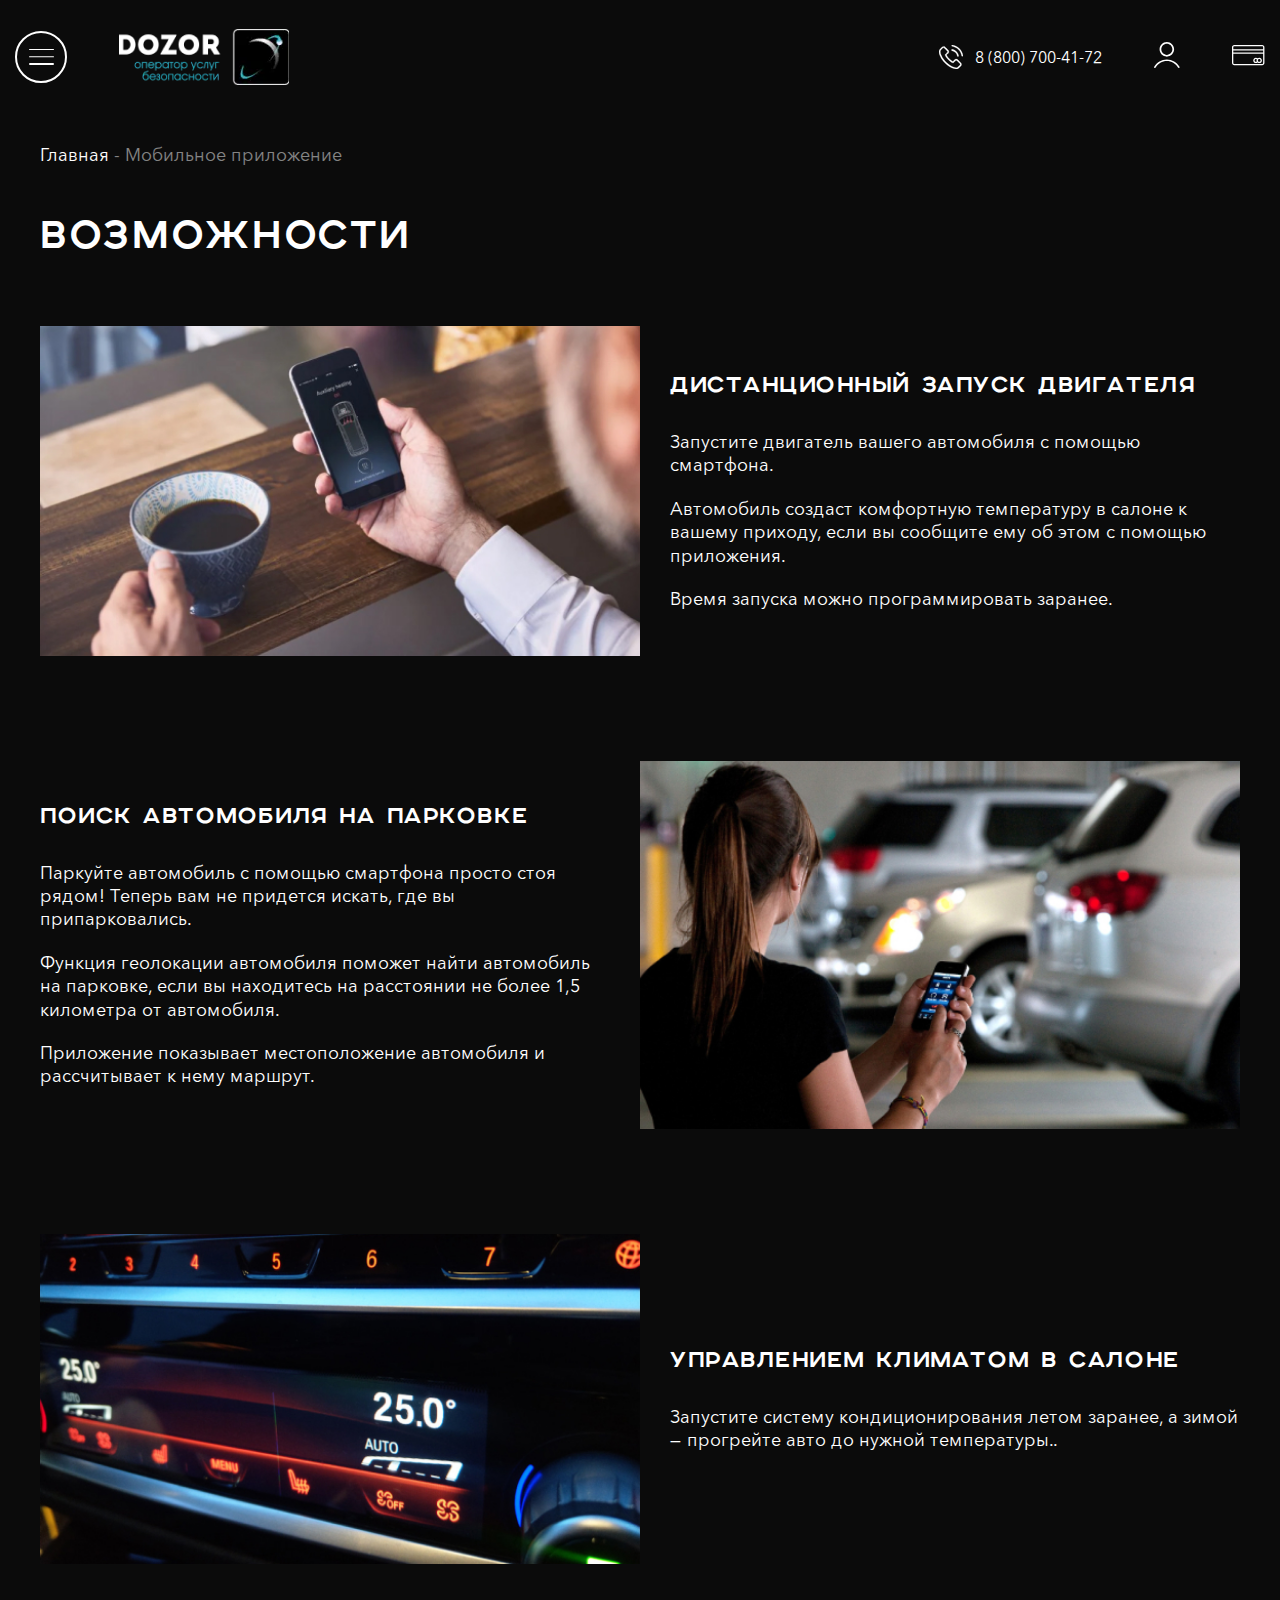
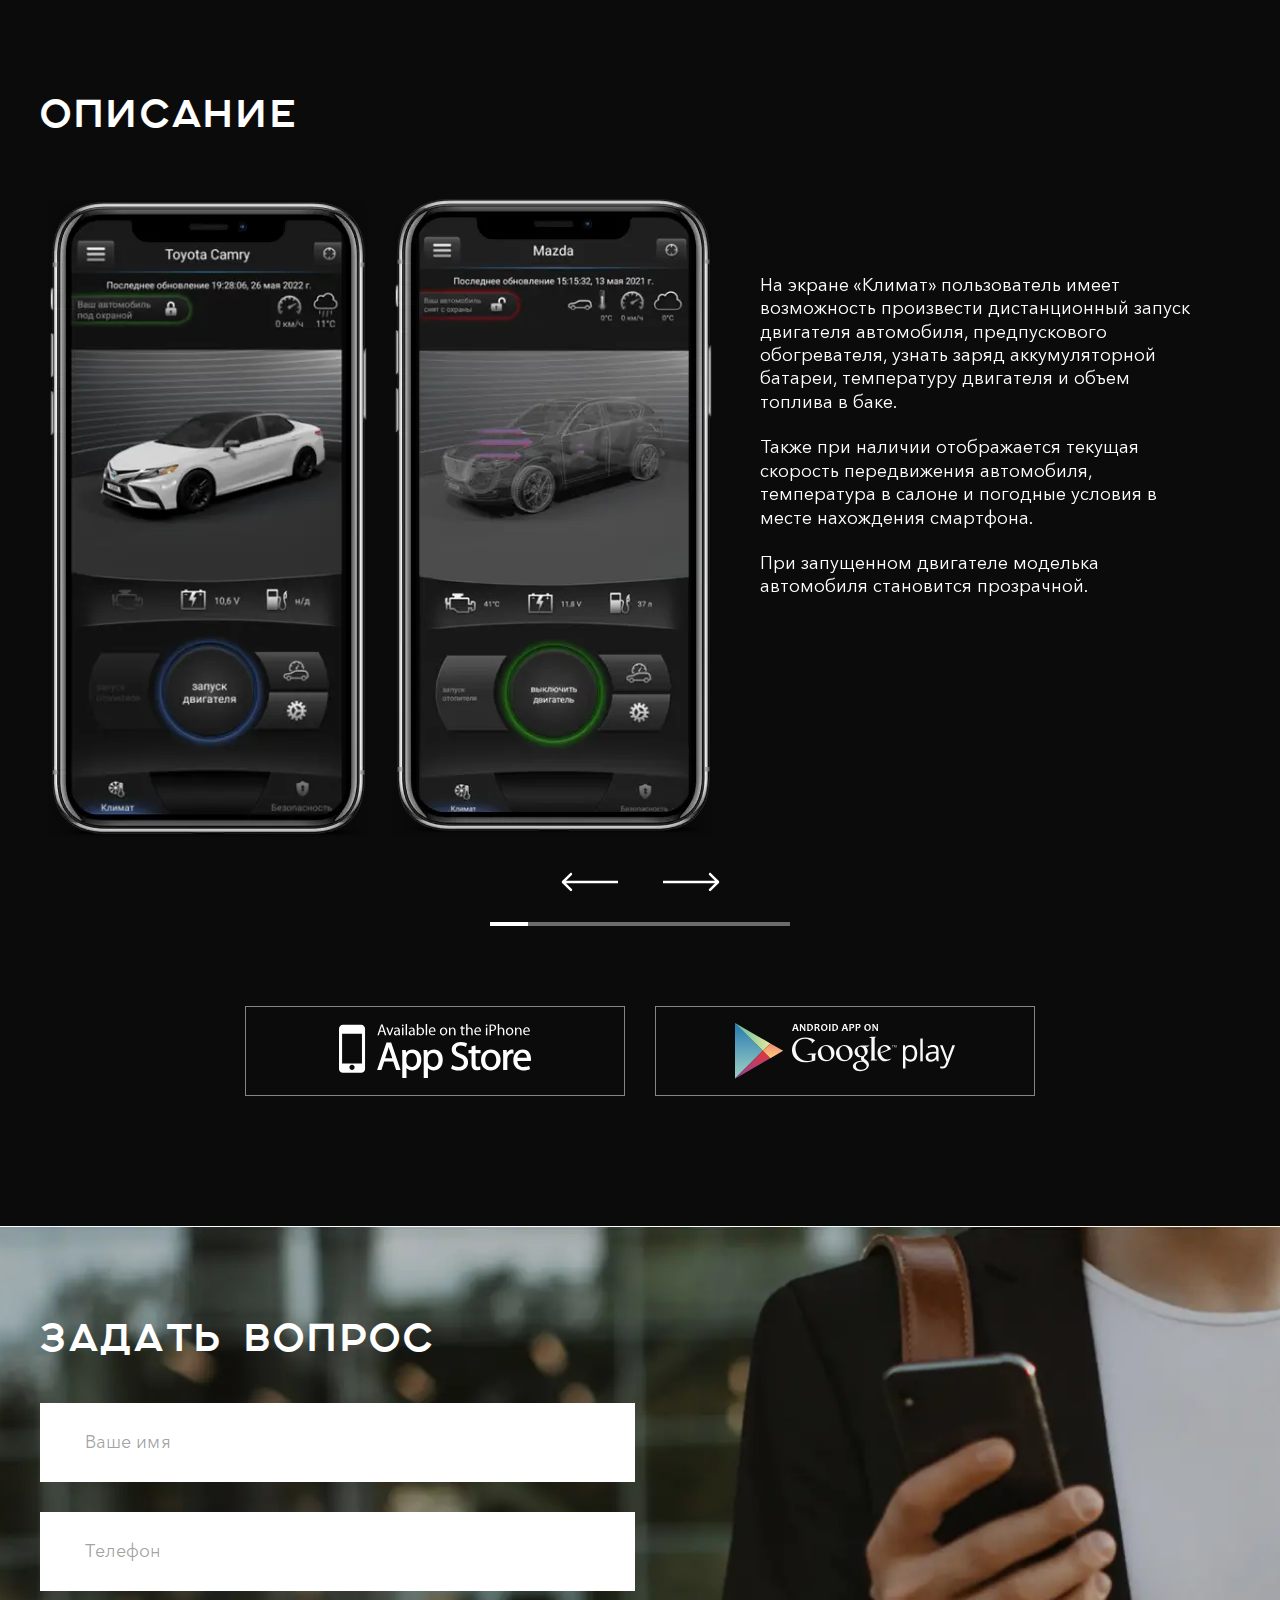
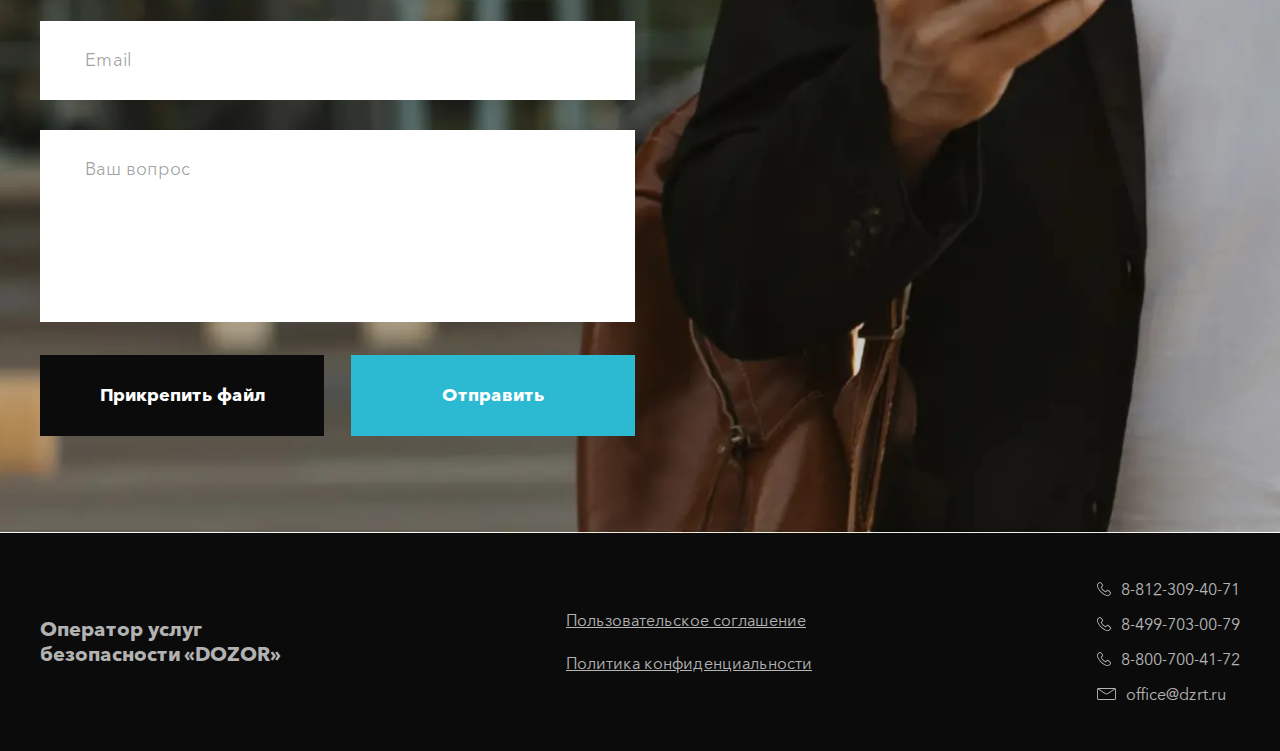
<file: opportunity.html>
<!DOCTYPE html>
<html lang="ru">
	<head>
  <meta charset="UTF-8" />
  <meta name="viewport" content="width=device-width, initial-scale=1.0" />
  <meta name="robots" content="noindex, nofollow"/>
  <title>Главная</title>
  <!-- STYLES -->
  <link
    rel="stylesheet"
    href="https://cdn.jsdelivr.net/npm/swiper@8/swiper-bundle.min.css?_v=20221013220709"
  />
  <link rel="stylesheet" href="css/style.min.css?_v=20221013220709" />
</head>

	<body>
		<div class="wrapper">
			<!-- .header -->
<header class="header">
  <div class="header__container">
    <div class="header__body">
      <nav class="header__menu">
        <ul class="header__list">
          <li><a href="advantage.html">Преимущества</a></li>
          <li><a href="rates.html">Тарифы</a></li>
          <li><a href="response.html">Реагирование</a></li>
          <li><a href="insurance.html">Страхование</a></li>
          <li><a href="opportunity.html">Мобильное приложение</a></li>
          <li><a href="contacts.html">Контакты</a></li>
        </ul>
        <a href="tel:+78007004172" class="header__phone">
          <svg
            width="24"
            height="24"
            viewBox="0 0 24 24"
            xmlns="http://www.w3.org/2000/svg"
          >
            <mask id="path-1-inside-1_581_219">
              <path
                fill-rule="evenodd"
                clip-rule="evenodd"
                d="M18.9763 14.8649C18.7589 14.6238 18.4944 14.4299 18.1991 14.2949C17.9037 14.1599 17.5839 14.0869 17.2592 14.0802C16.932 14.0875 16.6096 14.1603 16.311 14.2943C16.0124 14.4284 15.7437 14.621 15.521 14.8607L13.9201 16.4548C13.788 16.384 13.6559 16.3191 13.5291 16.252C13.3442 16.1617 13.1752 16.0746 13.0272 15.9838C11.4374 14.9524 10.0259 13.6697 8.84803 12.1856C8.30424 11.5259 7.8446 10.8011 7.47964 10.0281C7.89703 9.6484 8.28271 9.25238 8.65783 8.87377C8.80048 8.7312 8.94317 8.58441 9.08582 8.44342C9.33592 8.225 9.53635 7.95564 9.67369 7.6534C9.81103 7.35117 9.88207 7.02307 9.88207 6.69113C9.88207 6.35919 9.81103 6.03109 9.67369 5.72886C9.53635 5.42663 9.33592 5.15726 9.08582 4.93884L7.69628 3.55644C7.53778 3.39803 7.37927 3.23645 7.22605 3.07487C6.91961 2.76121 6.60258 2.43647 6.26972 2.13338C6.05069 1.9029 5.78795 1.71836 5.49675 1.59052C5.20556 1.46269 4.89177 1.39413 4.57377 1.38885C3.92246 1.40093 3.30197 1.66832 2.84608 2.13338L2.83551 2.14288L1.10782 3.88012C0.469688 4.50748 0.0795011 5.34388 0.00889519 6.2357C-0.0485939 7.52024 0.173103 8.80198 0.658744 9.99269C1.56794 12.3561 2.88199 14.5431 4.54204 16.4559C6.71965 19.0692 9.43065 21.1876 12.4936 22.6693C13.885 23.3871 15.3998 23.8351 16.958 23.9894C17.0637 23.9931 17.18 23.9989 17.2804 23.9989C17.83 24.0122 18.3759 23.9069 18.8811 23.6901C19.3862 23.4733 19.8386 23.1502 20.2074 22.7427C20.2126 22.7326 20.2232 22.7274 20.2285 22.7173C20.508 22.3961 20.8042 22.09 21.1161 21.8001C21.3327 21.5926 21.5599 21.3777 21.7765 21.1469C22.2517 20.6858 22.5269 20.0567 22.5426 19.3949C22.5358 19.0675 22.463 18.7447 22.3287 18.446C22.1943 18.1473 22.0012 17.8786 21.7607 17.6561L18.9763 14.8649ZM20.7938 20.1981C20.7885 20.1981 20.7885 20.2033 20.7938 20.1981C20.593 20.4093 20.3923 20.6036 20.1704 20.8164C19.8428 21.1332 19.51 21.4601 19.193 21.8292C18.9533 22.0946 18.6583 22.3041 18.3287 22.4431C17.9991 22.5821 17.643 22.647 17.2856 22.6334C17.2064 22.6334 17.1271 22.6334 17.0532 22.6291C15.6691 22.4879 14.3245 22.0855 13.0906 21.4432C10.2066 20.0468 7.6541 18.0511 5.60401 15.5894C4.04189 13.7926 2.80475 11.7378 1.94793 9.51692C1.52361 8.51662 1.3286 7.43409 1.37728 6.3487C1.41879 5.77819 1.66896 5.24289 2.08001 4.84485L3.8077 3.11711C4.01094 2.90535 4.28609 2.77726 4.57906 2.75804C4.86421 2.77456 5.13161 2.90192 5.32404 3.11289L5.33984 3.12714C5.64627 3.41704 5.9422 3.7159 6.25392 4.03431C6.40714 4.19642 6.57088 4.35853 6.73466 4.52486L8.11891 5.90832C8.2439 5.99752 8.34576 6.11525 8.41604 6.25173C8.48633 6.38821 8.52304 6.53949 8.52304 6.69298C8.52304 6.84647 8.48633 6.99775 8.41604 7.13423C8.34576 7.2707 8.2439 7.38844 8.11891 7.47764C7.97098 7.62391 7.82835 7.77176 7.68042 7.9138C7.25774 8.34838 6.8509 8.75391 6.4071 9.14941C6.39728 9.15654 6.38844 9.16487 6.38072 9.17423C6.22476 9.31625 6.11623 9.50277 6.06992 9.70849C6.02361 9.91422 6.04177 10.1292 6.12184 10.3243C6.12712 10.3391 6.12706 10.3544 6.13235 10.3692C6.55302 11.331 7.10607 12.2295 7.77548 13.0384L7.78077 13.0432C9.0471 14.646 10.5699 16.0286 12.2875 17.1349C12.489 17.2596 12.6971 17.3731 12.911 17.475C13.0906 17.5658 13.265 17.6519 13.4129 17.7432C13.433 17.7535 13.4524 17.7652 13.471 17.7781C13.6779 17.8906 13.9169 17.93 14.149 17.8897C14.3811 17.8494 14.5927 17.7319 14.7496 17.5563L16.4826 15.8238C16.6797 15.6034 16.9539 15.4671 17.2487 15.4431C17.3892 15.4509 17.5265 15.4878 17.652 15.5514C17.7775 15.615 17.8885 15.704 17.9778 15.8127L17.9883 15.8233L20.7885 18.6139C20.9101 18.7069 21.0087 18.8265 21.0767 18.9636C21.1448 19.1006 21.1804 19.2515 21.1809 19.4044C21.1814 19.5574 21.1468 19.7085 21.0796 19.846C21.0125 19.9835 20.9147 20.1038 20.7938 20.1975V20.1981ZM12.9638 5.70661C14.2899 5.93527 15.513 6.568 16.4654 7.51816C17.4178 8.46833 18.053 9.68949 18.2842 11.0144C18.3113 11.1738 18.3942 11.3183 18.518 11.4222C18.6419 11.5261 18.7988 11.5826 18.9605 11.5815C18.9975 11.5815 19.0344 11.5757 19.0767 11.572C19.1657 11.5572 19.2508 11.5248 19.3273 11.4769C19.4037 11.4289 19.4698 11.3663 19.5219 11.2927C19.574 11.219 19.6109 11.1358 19.6306 11.0478C19.6504 10.9598 19.6525 10.8688 19.6368 10.78C19.3594 9.17636 18.5918 7.69799 17.4394 6.54818C16.2871 5.39837 14.8066 4.63361 13.2016 4.35905C13.0232 4.3289 12.8402 4.37067 12.6926 4.4752C12.545 4.57973 12.4449 4.73849 12.4143 4.91666C12.3975 5.00469 12.3984 5.09519 12.417 5.18286C12.4356 5.27053 12.4716 5.3536 12.5227 5.42719C12.5739 5.50078 12.6393 5.56341 12.7151 5.61139C12.7908 5.65937 12.8754 5.69174 12.9638 5.70661V5.70661ZM23.9903 10.583C23.5311 7.94311 22.266 5.50981 20.3685 3.61681C18.471 1.72381 16.034 0.463816 13.3917 0.00961183C13.2136 -0.0205735 13.0308 0.0209824 12.8833 0.125186C12.7357 0.22939 12.6355 0.387756 12.6045 0.565634C12.575 0.745511 12.6179 0.929759 12.7238 1.07816C12.8298 1.22655 12.9901 1.32704 13.1699 1.35769C15.5307 1.76489 17.7077 2.89176 19.4027 4.58387C21.0977 6.27599 22.2276 8.45055 22.6377 10.8096C22.6649 10.9689 22.7478 11.1133 22.8717 11.2172C22.9956 11.3211 23.1523 11.3776 23.314 11.3767C23.3529 11.3756 23.3917 11.3722 23.4302 11.3666C23.5186 11.3526 23.6033 11.3211 23.6794 11.2741C23.7555 11.2271 23.8214 11.1654 23.8735 11.0927C23.9256 11.0201 23.9628 10.9378 23.9828 10.8506C24.0029 10.7635 24.0054 10.6733 23.9903 10.5851V10.583Z"
              />
            </mask>
            <path
              fill-rule="evenodd"
              clip-rule="evenodd"
              d="M18.9763 14.8649C18.7589 14.6238 18.4944 14.4299 18.1991 14.2949C17.9037 14.1599 17.5839 14.0869 17.2592 14.0802C16.932 14.0875 16.6096 14.1603 16.311 14.2943C16.0124 14.4284 15.7437 14.621 15.521 14.8607L13.9201 16.4548C13.788 16.384 13.6559 16.3191 13.5291 16.252C13.3442 16.1617 13.1752 16.0746 13.0272 15.9838C11.4374 14.9524 10.0259 13.6697 8.84803 12.1856C8.30424 11.5259 7.8446 10.8011 7.47964 10.0281C7.89703 9.6484 8.28271 9.25238 8.65783 8.87377C8.80048 8.7312 8.94317 8.58441 9.08582 8.44342C9.33592 8.225 9.53635 7.95564 9.67369 7.6534C9.81103 7.35117 9.88207 7.02307 9.88207 6.69113C9.88207 6.35919 9.81103 6.03109 9.67369 5.72886C9.53635 5.42663 9.33592 5.15726 9.08582 4.93884L7.69628 3.55644C7.53778 3.39803 7.37927 3.23645 7.22605 3.07487C6.91961 2.76121 6.60258 2.43647 6.26972 2.13338C6.05069 1.9029 5.78795 1.71836 5.49675 1.59052C5.20556 1.46269 4.89177 1.39413 4.57377 1.38885C3.92246 1.40093 3.30197 1.66832 2.84608 2.13338L2.83551 2.14288L1.10782 3.88012C0.469688 4.50748 0.0795011 5.34388 0.00889519 6.2357C-0.0485939 7.52024 0.173103 8.80198 0.658744 9.99269C1.56794 12.3561 2.88199 14.5431 4.54204 16.4559C6.71965 19.0692 9.43065 21.1876 12.4936 22.6693C13.885 23.3871 15.3998 23.8351 16.958 23.9894C17.0637 23.9931 17.18 23.9989 17.2804 23.9989C17.83 24.0122 18.3759 23.9069 18.8811 23.6901C19.3862 23.4733 19.8386 23.1502 20.2074 22.7427C20.2126 22.7326 20.2232 22.7274 20.2285 22.7173C20.508 22.3961 20.8042 22.09 21.1161 21.8001C21.3327 21.5926 21.5599 21.3777 21.7765 21.1469C22.2517 20.6858 22.5269 20.0567 22.5426 19.3949C22.5358 19.0675 22.463 18.7447 22.3287 18.446C22.1943 18.1473 22.0012 17.8786 21.7607 17.6561L18.9763 14.8649ZM20.7938 20.1981C20.7885 20.1981 20.7885 20.2033 20.7938 20.1981C20.593 20.4093 20.3923 20.6036 20.1704 20.8164C19.8428 21.1332 19.51 21.4601 19.193 21.8292C18.9533 22.0946 18.6583 22.3041 18.3287 22.4431C17.9991 22.5821 17.643 22.647 17.2856 22.6334C17.2064 22.6334 17.1271 22.6334 17.0532 22.6291C15.6691 22.4879 14.3245 22.0855 13.0906 21.4432C10.2066 20.0468 7.6541 18.0511 5.60401 15.5894C4.04189 13.7926 2.80475 11.7378 1.94793 9.51692C1.52361 8.51662 1.3286 7.43409 1.37728 6.3487C1.41879 5.77819 1.66896 5.24289 2.08001 4.84485L3.8077 3.11711C4.01094 2.90535 4.28609 2.77726 4.57906 2.75804C4.86421 2.77456 5.13161 2.90192 5.32404 3.11289L5.33984 3.12714C5.64627 3.41704 5.9422 3.7159 6.25392 4.03431C6.40714 4.19642 6.57088 4.35853 6.73466 4.52486L8.11891 5.90832C8.2439 5.99752 8.34576 6.11525 8.41604 6.25173C8.48633 6.38821 8.52304 6.53949 8.52304 6.69298C8.52304 6.84647 8.48633 6.99775 8.41604 7.13423C8.34576 7.2707 8.2439 7.38844 8.11891 7.47764C7.97098 7.62391 7.82835 7.77176 7.68042 7.9138C7.25774 8.34838 6.8509 8.75391 6.4071 9.14941C6.39728 9.15654 6.38844 9.16487 6.38072 9.17423C6.22476 9.31625 6.11623 9.50277 6.06992 9.70849C6.02361 9.91422 6.04177 10.1292 6.12184 10.3243C6.12712 10.3391 6.12706 10.3544 6.13235 10.3692C6.55302 11.331 7.10607 12.2295 7.77548 13.0384L7.78077 13.0432C9.0471 14.646 10.5699 16.0286 12.2875 17.1349C12.489 17.2596 12.6971 17.3731 12.911 17.475C13.0906 17.5658 13.265 17.6519 13.4129 17.7432C13.433 17.7535 13.4524 17.7652 13.471 17.7781C13.6779 17.8906 13.9169 17.93 14.149 17.8897C14.3811 17.8494 14.5927 17.7319 14.7496 17.5563L16.4826 15.8238C16.6797 15.6034 16.9539 15.4671 17.2487 15.4431C17.3892 15.4509 17.5265 15.4878 17.652 15.5514C17.7775 15.615 17.8885 15.704 17.9778 15.8127L17.9883 15.8233L20.7885 18.6139C20.9101 18.7069 21.0087 18.8265 21.0767 18.9636C21.1448 19.1006 21.1804 19.2515 21.1809 19.4044C21.1814 19.5574 21.1468 19.7085 21.0796 19.846C21.0125 19.9835 20.9147 20.1038 20.7938 20.1975V20.1981ZM12.9638 5.70661C14.2899 5.93527 15.513 6.568 16.4654 7.51816C17.4178 8.46833 18.053 9.68949 18.2842 11.0144C18.3113 11.1738 18.3942 11.3183 18.518 11.4222C18.6419 11.5261 18.7988 11.5826 18.9605 11.5815C18.9975 11.5815 19.0344 11.5757 19.0767 11.572C19.1657 11.5572 19.2508 11.5248 19.3273 11.4769C19.4037 11.4289 19.4698 11.3663 19.5219 11.2927C19.574 11.219 19.6109 11.1358 19.6306 11.0478C19.6504 10.9598 19.6525 10.8688 19.6368 10.78C19.3594 9.17636 18.5918 7.69799 17.4394 6.54818C16.2871 5.39837 14.8066 4.63361 13.2016 4.35905C13.0232 4.3289 12.8402 4.37067 12.6926 4.4752C12.545 4.57973 12.4449 4.73849 12.4143 4.91666C12.3975 5.00469 12.3984 5.09519 12.417 5.18286C12.4356 5.27053 12.4716 5.3536 12.5227 5.42719C12.5739 5.50078 12.6393 5.56341 12.7151 5.61139C12.7908 5.65937 12.8754 5.69174 12.9638 5.70661V5.70661ZM23.9903 10.583C23.5311 7.94311 22.266 5.50981 20.3685 3.61681C18.471 1.72381 16.034 0.463816 13.3917 0.00961183C13.2136 -0.0205735 13.0308 0.0209824 12.8833 0.125186C12.7357 0.22939 12.6355 0.387756 12.6045 0.565634C12.575 0.745511 12.6179 0.929759 12.7238 1.07816C12.8298 1.22655 12.9901 1.32704 13.1699 1.35769C15.5307 1.76489 17.7077 2.89176 19.4027 4.58387C21.0977 6.27599 22.2276 8.45055 22.6377 10.8096C22.6649 10.9689 22.7478 11.1133 22.8717 11.2172C22.9956 11.3211 23.1523 11.3776 23.314 11.3767C23.3529 11.3756 23.3917 11.3722 23.4302 11.3666C23.5186 11.3526 23.6033 11.3211 23.6794 11.2741C23.7555 11.2271 23.8214 11.1654 23.8735 11.0927C23.9256 11.0201 23.9628 10.9378 23.9828 10.8506C24.0029 10.7635 24.0054 10.6733 23.9903 10.5851V10.583Z"
              stroke-width="0.2"
              mask="url(#path-1-inside-1_581_219)"
            />
          </svg>

          <span>8 (800) 700-41-72</span>
        </a>
      </nav>
      <div class="header__burger">
        <div class="header__burger-inner">
          <span></span>
        </div>
      </div>
      <a href="index.html" class="header__logo">
        <picture><source srcset="img/logo.webp" type="image/webp"><img loading="lazy" src="img/logo.png" alt="Dozor" /></picture>
      </a>
      <a href="tel:+78007004172" class="header__phone">
        <svg
          width="24"
          height="24"
          viewBox="0 0 24 24"
          xmlns="http://www.w3.org/2000/svg"
        >
          <mask id="path-1-inside-1_581_219">
            <path
              fill-rule="evenodd"
              clip-rule="evenodd"
              d="M18.9763 14.8649C18.7589 14.6238 18.4944 14.4299 18.1991 14.2949C17.9037 14.1599 17.5839 14.0869 17.2592 14.0802C16.932 14.0875 16.6096 14.1603 16.311 14.2943C16.0124 14.4284 15.7437 14.621 15.521 14.8607L13.9201 16.4548C13.788 16.384 13.6559 16.3191 13.5291 16.252C13.3442 16.1617 13.1752 16.0746 13.0272 15.9838C11.4374 14.9524 10.0259 13.6697 8.84803 12.1856C8.30424 11.5259 7.8446 10.8011 7.47964 10.0281C7.89703 9.6484 8.28271 9.25238 8.65783 8.87377C8.80048 8.7312 8.94317 8.58441 9.08582 8.44342C9.33592 8.225 9.53635 7.95564 9.67369 7.6534C9.81103 7.35117 9.88207 7.02307 9.88207 6.69113C9.88207 6.35919 9.81103 6.03109 9.67369 5.72886C9.53635 5.42663 9.33592 5.15726 9.08582 4.93884L7.69628 3.55644C7.53778 3.39803 7.37927 3.23645 7.22605 3.07487C6.91961 2.76121 6.60258 2.43647 6.26972 2.13338C6.05069 1.9029 5.78795 1.71836 5.49675 1.59052C5.20556 1.46269 4.89177 1.39413 4.57377 1.38885C3.92246 1.40093 3.30197 1.66832 2.84608 2.13338L2.83551 2.14288L1.10782 3.88012C0.469688 4.50748 0.0795011 5.34388 0.00889519 6.2357C-0.0485939 7.52024 0.173103 8.80198 0.658744 9.99269C1.56794 12.3561 2.88199 14.5431 4.54204 16.4559C6.71965 19.0692 9.43065 21.1876 12.4936 22.6693C13.885 23.3871 15.3998 23.8351 16.958 23.9894C17.0637 23.9931 17.18 23.9989 17.2804 23.9989C17.83 24.0122 18.3759 23.9069 18.8811 23.6901C19.3862 23.4733 19.8386 23.1502 20.2074 22.7427C20.2126 22.7326 20.2232 22.7274 20.2285 22.7173C20.508 22.3961 20.8042 22.09 21.1161 21.8001C21.3327 21.5926 21.5599 21.3777 21.7765 21.1469C22.2517 20.6858 22.5269 20.0567 22.5426 19.3949C22.5358 19.0675 22.463 18.7447 22.3287 18.446C22.1943 18.1473 22.0012 17.8786 21.7607 17.6561L18.9763 14.8649ZM20.7938 20.1981C20.7885 20.1981 20.7885 20.2033 20.7938 20.1981C20.593 20.4093 20.3923 20.6036 20.1704 20.8164C19.8428 21.1332 19.51 21.4601 19.193 21.8292C18.9533 22.0946 18.6583 22.3041 18.3287 22.4431C17.9991 22.5821 17.643 22.647 17.2856 22.6334C17.2064 22.6334 17.1271 22.6334 17.0532 22.6291C15.6691 22.4879 14.3245 22.0855 13.0906 21.4432C10.2066 20.0468 7.6541 18.0511 5.60401 15.5894C4.04189 13.7926 2.80475 11.7378 1.94793 9.51692C1.52361 8.51662 1.3286 7.43409 1.37728 6.3487C1.41879 5.77819 1.66896 5.24289 2.08001 4.84485L3.8077 3.11711C4.01094 2.90535 4.28609 2.77726 4.57906 2.75804C4.86421 2.77456 5.13161 2.90192 5.32404 3.11289L5.33984 3.12714C5.64627 3.41704 5.9422 3.7159 6.25392 4.03431C6.40714 4.19642 6.57088 4.35853 6.73466 4.52486L8.11891 5.90832C8.2439 5.99752 8.34576 6.11525 8.41604 6.25173C8.48633 6.38821 8.52304 6.53949 8.52304 6.69298C8.52304 6.84647 8.48633 6.99775 8.41604 7.13423C8.34576 7.2707 8.2439 7.38844 8.11891 7.47764C7.97098 7.62391 7.82835 7.77176 7.68042 7.9138C7.25774 8.34838 6.8509 8.75391 6.4071 9.14941C6.39728 9.15654 6.38844 9.16487 6.38072 9.17423C6.22476 9.31625 6.11623 9.50277 6.06992 9.70849C6.02361 9.91422 6.04177 10.1292 6.12184 10.3243C6.12712 10.3391 6.12706 10.3544 6.13235 10.3692C6.55302 11.331 7.10607 12.2295 7.77548 13.0384L7.78077 13.0432C9.0471 14.646 10.5699 16.0286 12.2875 17.1349C12.489 17.2596 12.6971 17.3731 12.911 17.475C13.0906 17.5658 13.265 17.6519 13.4129 17.7432C13.433 17.7535 13.4524 17.7652 13.471 17.7781C13.6779 17.8906 13.9169 17.93 14.149 17.8897C14.3811 17.8494 14.5927 17.7319 14.7496 17.5563L16.4826 15.8238C16.6797 15.6034 16.9539 15.4671 17.2487 15.4431C17.3892 15.4509 17.5265 15.4878 17.652 15.5514C17.7775 15.615 17.8885 15.704 17.9778 15.8127L17.9883 15.8233L20.7885 18.6139C20.9101 18.7069 21.0087 18.8265 21.0767 18.9636C21.1448 19.1006 21.1804 19.2515 21.1809 19.4044C21.1814 19.5574 21.1468 19.7085 21.0796 19.846C21.0125 19.9835 20.9147 20.1038 20.7938 20.1975V20.1981ZM12.9638 5.70661C14.2899 5.93527 15.513 6.568 16.4654 7.51816C17.4178 8.46833 18.053 9.68949 18.2842 11.0144C18.3113 11.1738 18.3942 11.3183 18.518 11.4222C18.6419 11.5261 18.7988 11.5826 18.9605 11.5815C18.9975 11.5815 19.0344 11.5757 19.0767 11.572C19.1657 11.5572 19.2508 11.5248 19.3273 11.4769C19.4037 11.4289 19.4698 11.3663 19.5219 11.2927C19.574 11.219 19.6109 11.1358 19.6306 11.0478C19.6504 10.9598 19.6525 10.8688 19.6368 10.78C19.3594 9.17636 18.5918 7.69799 17.4394 6.54818C16.2871 5.39837 14.8066 4.63361 13.2016 4.35905C13.0232 4.3289 12.8402 4.37067 12.6926 4.4752C12.545 4.57973 12.4449 4.73849 12.4143 4.91666C12.3975 5.00469 12.3984 5.09519 12.417 5.18286C12.4356 5.27053 12.4716 5.3536 12.5227 5.42719C12.5739 5.50078 12.6393 5.56341 12.7151 5.61139C12.7908 5.65937 12.8754 5.69174 12.9638 5.70661V5.70661ZM23.9903 10.583C23.5311 7.94311 22.266 5.50981 20.3685 3.61681C18.471 1.72381 16.034 0.463816 13.3917 0.00961183C13.2136 -0.0205735 13.0308 0.0209824 12.8833 0.125186C12.7357 0.22939 12.6355 0.387756 12.6045 0.565634C12.575 0.745511 12.6179 0.929759 12.7238 1.07816C12.8298 1.22655 12.9901 1.32704 13.1699 1.35769C15.5307 1.76489 17.7077 2.89176 19.4027 4.58387C21.0977 6.27599 22.2276 8.45055 22.6377 10.8096C22.6649 10.9689 22.7478 11.1133 22.8717 11.2172C22.9956 11.3211 23.1523 11.3776 23.314 11.3767C23.3529 11.3756 23.3917 11.3722 23.4302 11.3666C23.5186 11.3526 23.6033 11.3211 23.6794 11.2741C23.7555 11.2271 23.8214 11.1654 23.8735 11.0927C23.9256 11.0201 23.9628 10.9378 23.9828 10.8506C24.0029 10.7635 24.0054 10.6733 23.9903 10.5851V10.583Z"
            />
          </mask>
          <path
            fill-rule="evenodd"
            clip-rule="evenodd"
            d="M18.9763 14.8649C18.7589 14.6238 18.4944 14.4299 18.1991 14.2949C17.9037 14.1599 17.5839 14.0869 17.2592 14.0802C16.932 14.0875 16.6096 14.1603 16.311 14.2943C16.0124 14.4284 15.7437 14.621 15.521 14.8607L13.9201 16.4548C13.788 16.384 13.6559 16.3191 13.5291 16.252C13.3442 16.1617 13.1752 16.0746 13.0272 15.9838C11.4374 14.9524 10.0259 13.6697 8.84803 12.1856C8.30424 11.5259 7.8446 10.8011 7.47964 10.0281C7.89703 9.6484 8.28271 9.25238 8.65783 8.87377C8.80048 8.7312 8.94317 8.58441 9.08582 8.44342C9.33592 8.225 9.53635 7.95564 9.67369 7.6534C9.81103 7.35117 9.88207 7.02307 9.88207 6.69113C9.88207 6.35919 9.81103 6.03109 9.67369 5.72886C9.53635 5.42663 9.33592 5.15726 9.08582 4.93884L7.69628 3.55644C7.53778 3.39803 7.37927 3.23645 7.22605 3.07487C6.91961 2.76121 6.60258 2.43647 6.26972 2.13338C6.05069 1.9029 5.78795 1.71836 5.49675 1.59052C5.20556 1.46269 4.89177 1.39413 4.57377 1.38885C3.92246 1.40093 3.30197 1.66832 2.84608 2.13338L2.83551 2.14288L1.10782 3.88012C0.469688 4.50748 0.0795011 5.34388 0.00889519 6.2357C-0.0485939 7.52024 0.173103 8.80198 0.658744 9.99269C1.56794 12.3561 2.88199 14.5431 4.54204 16.4559C6.71965 19.0692 9.43065 21.1876 12.4936 22.6693C13.885 23.3871 15.3998 23.8351 16.958 23.9894C17.0637 23.9931 17.18 23.9989 17.2804 23.9989C17.83 24.0122 18.3759 23.9069 18.8811 23.6901C19.3862 23.4733 19.8386 23.1502 20.2074 22.7427C20.2126 22.7326 20.2232 22.7274 20.2285 22.7173C20.508 22.3961 20.8042 22.09 21.1161 21.8001C21.3327 21.5926 21.5599 21.3777 21.7765 21.1469C22.2517 20.6858 22.5269 20.0567 22.5426 19.3949C22.5358 19.0675 22.463 18.7447 22.3287 18.446C22.1943 18.1473 22.0012 17.8786 21.7607 17.6561L18.9763 14.8649ZM20.7938 20.1981C20.7885 20.1981 20.7885 20.2033 20.7938 20.1981C20.593 20.4093 20.3923 20.6036 20.1704 20.8164C19.8428 21.1332 19.51 21.4601 19.193 21.8292C18.9533 22.0946 18.6583 22.3041 18.3287 22.4431C17.9991 22.5821 17.643 22.647 17.2856 22.6334C17.2064 22.6334 17.1271 22.6334 17.0532 22.6291C15.6691 22.4879 14.3245 22.0855 13.0906 21.4432C10.2066 20.0468 7.6541 18.0511 5.60401 15.5894C4.04189 13.7926 2.80475 11.7378 1.94793 9.51692C1.52361 8.51662 1.3286 7.43409 1.37728 6.3487C1.41879 5.77819 1.66896 5.24289 2.08001 4.84485L3.8077 3.11711C4.01094 2.90535 4.28609 2.77726 4.57906 2.75804C4.86421 2.77456 5.13161 2.90192 5.32404 3.11289L5.33984 3.12714C5.64627 3.41704 5.9422 3.7159 6.25392 4.03431C6.40714 4.19642 6.57088 4.35853 6.73466 4.52486L8.11891 5.90832C8.2439 5.99752 8.34576 6.11525 8.41604 6.25173C8.48633 6.38821 8.52304 6.53949 8.52304 6.69298C8.52304 6.84647 8.48633 6.99775 8.41604 7.13423C8.34576 7.2707 8.2439 7.38844 8.11891 7.47764C7.97098 7.62391 7.82835 7.77176 7.68042 7.9138C7.25774 8.34838 6.8509 8.75391 6.4071 9.14941C6.39728 9.15654 6.38844 9.16487 6.38072 9.17423C6.22476 9.31625 6.11623 9.50277 6.06992 9.70849C6.02361 9.91422 6.04177 10.1292 6.12184 10.3243C6.12712 10.3391 6.12706 10.3544 6.13235 10.3692C6.55302 11.331 7.10607 12.2295 7.77548 13.0384L7.78077 13.0432C9.0471 14.646 10.5699 16.0286 12.2875 17.1349C12.489 17.2596 12.6971 17.3731 12.911 17.475C13.0906 17.5658 13.265 17.6519 13.4129 17.7432C13.433 17.7535 13.4524 17.7652 13.471 17.7781C13.6779 17.8906 13.9169 17.93 14.149 17.8897C14.3811 17.8494 14.5927 17.7319 14.7496 17.5563L16.4826 15.8238C16.6797 15.6034 16.9539 15.4671 17.2487 15.4431C17.3892 15.4509 17.5265 15.4878 17.652 15.5514C17.7775 15.615 17.8885 15.704 17.9778 15.8127L17.9883 15.8233L20.7885 18.6139C20.9101 18.7069 21.0087 18.8265 21.0767 18.9636C21.1448 19.1006 21.1804 19.2515 21.1809 19.4044C21.1814 19.5574 21.1468 19.7085 21.0796 19.846C21.0125 19.9835 20.9147 20.1038 20.7938 20.1975V20.1981ZM12.9638 5.70661C14.2899 5.93527 15.513 6.568 16.4654 7.51816C17.4178 8.46833 18.053 9.68949 18.2842 11.0144C18.3113 11.1738 18.3942 11.3183 18.518 11.4222C18.6419 11.5261 18.7988 11.5826 18.9605 11.5815C18.9975 11.5815 19.0344 11.5757 19.0767 11.572C19.1657 11.5572 19.2508 11.5248 19.3273 11.4769C19.4037 11.4289 19.4698 11.3663 19.5219 11.2927C19.574 11.219 19.6109 11.1358 19.6306 11.0478C19.6504 10.9598 19.6525 10.8688 19.6368 10.78C19.3594 9.17636 18.5918 7.69799 17.4394 6.54818C16.2871 5.39837 14.8066 4.63361 13.2016 4.35905C13.0232 4.3289 12.8402 4.37067 12.6926 4.4752C12.545 4.57973 12.4449 4.73849 12.4143 4.91666C12.3975 5.00469 12.3984 5.09519 12.417 5.18286C12.4356 5.27053 12.4716 5.3536 12.5227 5.42719C12.5739 5.50078 12.6393 5.56341 12.7151 5.61139C12.7908 5.65937 12.8754 5.69174 12.9638 5.70661V5.70661ZM23.9903 10.583C23.5311 7.94311 22.266 5.50981 20.3685 3.61681C18.471 1.72381 16.034 0.463816 13.3917 0.00961183C13.2136 -0.0205735 13.0308 0.0209824 12.8833 0.125186C12.7357 0.22939 12.6355 0.387756 12.6045 0.565634C12.575 0.745511 12.6179 0.929759 12.7238 1.07816C12.8298 1.22655 12.9901 1.32704 13.1699 1.35769C15.5307 1.76489 17.7077 2.89176 19.4027 4.58387C21.0977 6.27599 22.2276 8.45055 22.6377 10.8096C22.6649 10.9689 22.7478 11.1133 22.8717 11.2172C22.9956 11.3211 23.1523 11.3776 23.314 11.3767C23.3529 11.3756 23.3917 11.3722 23.4302 11.3666C23.5186 11.3526 23.6033 11.3211 23.6794 11.2741C23.7555 11.2271 23.8214 11.1654 23.8735 11.0927C23.9256 11.0201 23.9628 10.9378 23.9828 10.8506C24.0029 10.7635 24.0054 10.6733 23.9903 10.5851V10.583Z"
            stroke-width="0.2"
            mask="url(#path-1-inside-1_581_219)"
          />
        </svg>

        <span>8 (800) 700-41-72</span>
      </a>
      <a href="" class="header__user">
        <svg
          width="26"
          height="27"
          viewBox="0 0 26 27"
          xmlns="http://www.w3.org/2000/svg"
        >
          <path
            d="M12.8379 14.6324C8.82582 14.6324 5.57168 11.3786 5.57168 7.36622C5.57168 3.35414 8.82582 0.1 12.8379 0.1C16.85 0.1 20.1041 3.35414 20.1041 7.36622C20.1041 11.3783 16.85 14.6324 12.8379 14.6324ZM12.8383 12.9111C15.9042 12.9111 18.3831 10.4321 18.3831 7.36622C18.3831 4.3003 15.9042 1.82135 12.8383 1.82135C9.77234 1.82135 7.2934 4.3003 7.2934 7.36622C7.2934 10.4321 9.77234 12.9111 12.8383 12.9111Z"
            stroke-width="0.2"
          />
          <path
            d="M23.9786 25.6113L23.9748 25.6046C21.6833 21.6022 17.4224 19.1165 12.8379 19.1165C8.25337 19.1165 3.99264 21.6022 1.701 25.6046L1.70086 25.6045L1.69834 25.6095C1.55901 25.8882 1.24696 26.0347 0.955033 26.0347C0.809364 26.0347 0.667797 26.0059 0.526051 25.9208L0.526063 25.9208L0.524215 25.9198C0.124688 25.6915 -0.0202502 25.1444 0.20911 24.743L0.209145 24.7429C2.78598 20.226 7.62132 17.3949 12.8379 17.3949C18.054 17.3949 22.889 20.2253 25.4659 24.7416C25.6972 25.1768 25.5501 25.692 25.1516 25.9197C24.7523 26.1478 24.2092 26.0058 23.9786 25.6113Z"
            stroke-width="0.2"
          />
        </svg>
      </a>
      <a href="#pay_popup" class="header__pay popup-link">
        <svg
          width="33"
          height="21"
          viewBox="0 0 33 21"
          xmlns="http://www.w3.org/2000/svg"
        >
          <path
            d="M0 8.20645C0 8.20714 0.000363521 8.20748 0.000363521 8.20782V18.0862C0.000363521 19.2904 1.0353 20.2703 2.30726 20.2703H30.1252C31.3975 20.2703 32.4324 19.2904 32.4324 18.0862L32.4321 2.18405C32.4321 0.979822 31.3971 0 30.1248 0H2.30783C1.03587 0 0.000930102 0.979822 0.000930102 2.18405V4.79594C0.000930102 4.79663 0.000566581 4.79697 0.000566581 4.79731C0.000566581 4.798 0.000930102 4.79835 0.000930102 4.79869V8.2045C0.000566605 8.20553 0.000566581 8.20587 0.000566581 8.20656L0 8.20645ZM31.1346 7.59246H1.29728V5.41149H31.1346V7.59246ZM30.1244 19.0418H2.30746C1.75054 19.0418 1.29755 18.6129 1.29755 18.0857V8.82047H31.1349V18.0857C31.1349 18.6129 30.6816 19.0418 30.1247 19.0418H30.1244ZM2.30746 1.22771H30.1254C30.6823 1.22771 31.1353 1.65654 31.1353 2.18383V4.18304H1.29793V2.18383C1.29793 1.65623 1.75087 1.22771 2.30783 1.22771H2.30746Z"
          />
          <path
            d="M27.2429 12.7088C26.6206 12.7088 26.054 12.9289 25.5971 13.2839C25.1309 12.9211 24.5561 12.7065 23.9498 12.7065C22.4612 12.7065 21.25 13.9174 21.25 15.4063C21.25 16.8949 22.4613 18.1064 23.9498 18.1064C24.5635 18.1064 25.1324 17.8971 25.5978 17.5343C26.0547 17.8889 26.6209 18.1087 27.2424 18.1087C28.731 18.1087 29.9422 16.8974 29.9422 15.4089C29.9426 13.9197 28.7318 12.7088 27.2429 12.7088ZM22.5769 15.406C22.5769 14.649 23.1929 14.033 23.9499 14.033C24.2543 14.033 24.5421 14.1397 24.7767 14.3193C24.6287 14.6531 24.5428 15.02 24.5428 15.4081C24.5428 15.7959 24.6283 16.1628 24.7763 16.4963C24.5417 16.6751 24.2573 16.7792 23.9499 16.7792C23.1929 16.7796 22.5769 16.1633 22.5769 15.406ZM27.2429 16.7815C26.4856 16.7815 25.8696 16.1655 25.8696 15.4085C25.8696 14.6516 26.4856 14.0356 27.2429 14.0356C27.9998 14.0356 28.6159 14.6516 28.6159 15.4085C28.6162 16.1654 28.0002 16.7815 27.2429 16.7815Z"
          />
        </svg>
      </a>
    </div>
  </div>
</header>
<!-- /.header -->

		
			<!-- .main -->
			<main class="main">
        <!-- .opportunity -->
<section class="opportunity">
  <div class="opportunity__container">
    <div class="opportunity__body">
      <!-- .crumbs -->
<div class="crumbs">
  <div class="crumbs__body">
    <ul class="crumbs__list">
      <li>
        <a href="">Главная</a>
      </li>
      <li>Мобильное приложение</li>
    </ul>
  </div>
</div>
<!-- /.crumbs -->

      <h1 class="opportunity__title title">Возможности</h1>
      <div class="opportunity__items">
        <div class="opportunity__item item-opportunity">
          <div class="item-opportunity__content">
            <div class="item-opportunity__title">
              Дистанционный запуск двигателя
            </div>
            <div
              class="item-opportunity__text"
              data-da=".item-opportunity,767.98,last"
            >
              <p>Запустите двигатель вашего автомобиля с помощью смартфона.</p>
              <p>
                Автомобиль создаст комфортную температуру в салоне к вашему
                приходу, если вы сообщите ему об этом с помощью приложения.
              </p>
              <p>Время запуска можно программировать заранее.</p>
            </div>
          </div>
          <div class="item-opportunity__img">
            <img
              loading="lazy"
              src="img/opportunity/opportunity/01.jpg"
              alt=""
            />
          </div>
        </div>
        <div class="opportunity__item item-opportunity">
          <div class="item-opportunity__content">
            <div class="item-opportunity__title">
              Поиск автомобиля на парковке
            </div>
            <div
              class="item-opportunity__text"
              data-da=".item-opportunity,767.98,last"
            >
              <p>
                Паркуйте автомобиль с помощью смартфона просто стоя рядом!
                Теперь вам не придется искать, где вы припарковались.
              </p>
              <p>
                Функция геолокации автомобиля поможет найти автомобиль на
                парковке, если вы находитесь на расстоянии не более 1,5
                километра от автомобиля.
              </p>
              <p>
                Приложение показывает местоположение автомобиля и рассчитывает к
                нему маршрут.
              </p>
            </div>
          </div>
          <div class="item-opportunity__img">
            <img
              loading="lazy"
              src="img/opportunity/opportunity/02.jpg"
              alt=""
            />
          </div>
        </div>
        <div class="opportunity__item item-opportunity">
          <div class="item-opportunity__content">
            <div class="item-opportunity__title">
              Управлением климатом в салоне
            </div>
            <div
              class="item-opportunity__text"
              data-da=".item-opportunity,767.98,last"
            >
              <p>
                Запустите систему кондиционирования летом заранее, а зимой —
                прогрейте авто до нужной температуры..
              </p>
            </div>
          </div>
          <div class="item-opportunity__img">
            <img
              loading="lazy"
              src="img/opportunity/opportunity/03.jpg"
              alt=""
            />
          </div>
        </div>
      </div>
    </div>
  </div>
</section>
<!-- /.opportunity -->

        <!-- .description -->
<section class="description">
  <div class="description__container">
    <div class="description__body">
      <h2 class="description__title title">Описание</h2>
      <div class="description__outer">
        <div class="description__slider swiper">
          <div class="swiper-wrapper">
            <div class="description__slide slide-description swiper-slide">
              <div class="slide-description__images">
                <div class="slide-description__img">
                  <picture><source srcset="img/opportunity/description/01/01.webp" type="image/webp"><img  src="img/opportunity/description/01/01.png" alt="" /></picture>
                </div>
                <div class="slide-description__img">
                  <picture><source srcset="img/opportunity/description/01/02.webp" type="image/webp"><img  src="img/opportunity/description/01/02.png" alt="" /></picture>
                </div>
              </div>
              <div class="slide-description__content">
                <p>
                  На экране «Климат» пользователь имеет возможность произвести
                  дистанционный запуск двигателя автомобиля, предпускового
                  обогревателя, узнать заряд аккумуляторной батареи, температуру
                  двигателя и объем топлива в баке.
                </p>
                <p>
                  Также при наличии отображается текущая скорость передвижения
                  автомобиля, температура в салоне и погодные условия в месте
                  нахождения смартфона.
                </p>
                <p>
                  При запущенном двигателе моделька автомобиля становится
                  прозрачной.
                </p>
              </div>
            </div>

            <div class="description__slide slide-description swiper-slide">
              <div class="slide-description__images">
                <div class="slide-description__img">
                  <picture><source srcset="img/opportunity/description/02/01.webp" type="image/webp"><img  src="img/opportunity/description/02/01.png" alt="" /></picture>
                </div>
                <div class="slide-description__img">
                  <picture><source srcset="img/opportunity/description/02/02.webp" type="image/webp"><img  src="img/opportunity/description/02/02.png" alt="" /></picture>
                </div>
              </div>
              <div class="slide-description__content">
                <p>
                  На экране «Безопасность» пользователь имеет возможность
                  убедиться в текущем режиме работы системы развернув «флаг» в
                  верхней части экрана и при необходимости произвести
                  дистанционное изменение режима работа системы, открыв или
                  закрыв центральный замок, дополнительный замок капота или
                  включить режим Сервис для проведения работ с автомобилем
                  сторонними лицами.
                </p>
                <p>
                  Данный экран позволяет управлять режимом Паники
                  (свето-звуковой сигнализацией) и режимом СуперОхраны.
                </p>
                <p>
                  На экране так же предоставляется возможность оперативно
                  установить связь с Диспетчерским центром компании, включив
                  режим Реагирования.
                </p>
              </div>
            </div>

            <div class="description__slide slide-description swiper-slide">
              <div class="slide-description__images">
                <div class="slide-description__img">
                  <picture><source srcset="img/opportunity/description/03/01.webp" type="image/webp"><img  src="img/opportunity/description/03/01.png" alt="" /></picture>
                </div>
              </div>
              <div class="slide-description__content">
                <p>
                  Экран «Карта» позволяет пользователю увидеть текущее
                  местоположение автомобиля или его движение в режиме on-line.
                </p>
                <p>
                  На данном экране можно проложить маршрут от смартфона до
                  автомобиля, тем самым найти автомобиль на больших парковках.
                </p>
                <p>
                  С этого экрана можно подать команду на кратковременное
                  включение сирены или аварийной сигнализации при поиске
                  автомобиля.
                </p>
                <p>
                  По умолчанию к аккаунту привязан один автомобиль, но при
                  необходимости можно добавить несколько и получать информацию,
                  как по отдельности, так и одновременно наблюдать их на
                  электронной карте.
                </p>
              </div>
            </div>

            <div class="description__slide slide-description swiper-slide">
              <div class="slide-description__images">
                <div class="slide-description__img">
                  <picture><source srcset="img/opportunity/description/04/01.webp" type="image/webp"><img  src="img/opportunity/description/04/01.png" alt="" /></picture>
                </div>
                <div class="slide-description__img">
                  <picture><source srcset="img/opportunity/description/04/02.webp" type="image/webp"><img  src="img/opportunity/description/04/02.png" alt="" /></picture>
                </div>
              </div>
              <div class="slide-description__content">
                <p>
                  Экран «Поездки» показывает передвижение Вашего автомобиля за
                  заданный период времени.
                </p>
                <p>
                  Информация выводится на экран в виде адресов начала и
                  окончания поездки с уточнением времени движения и пройденного
                  расстояния.
                </p>
                <p>
                  При необходимости просмотреть каждую поездку, по клику
                  производится перенос на карту с нанесением фрагмента маршрута.
                </p>
              </div>
            </div>

            <div class="description__slide slide-description swiper-slide">
              <div class="slide-description__images">
                <div class="slide-description__img">
                  <picture><source srcset="img/opportunity/description/05/01.webp" type="image/webp"><img  src="img/opportunity/description/05/01.png" alt="" /></picture>
                </div>
                <div class="slide-description__img">
                  <picture><source srcset="img/opportunity/description/05/02.webp" type="image/webp"><img  src="img/opportunity/description/05/02.png" alt="" /></picture>
                </div>
              </div>
              <div class="slide-description__content">
                <p>
                  Экран «События» позволяет просмотреть за заданный период
                  времени какие события на автомобиле были зафиксированы
                  системой.
                </p>
                <p>
                  Каждое событие датировано и сопровождается фрагментом карты с
                  нанесением точки местоположения автомобиля на тот момент.
                </p>
                <p>
                  При необходимости, кликнув на интересующее событие, можно
                  открыть отдельное окно с картой и нанесением местоположения
                  автомобиля в более подробном масштабе с возможностью
                  интерактивно его изменять.
                </p>
              </div>
            </div>

            <div class="description__slide slide-description swiper-slide">
              <div class="slide-description__images">
                <div class="slide-description__img">
                  <picture><source srcset="img/opportunity/description/06/01.webp" type="image/webp"><img  src="img/opportunity/description/06/01.png" alt="" /></picture>
                </div>
                <div class="slide-description__img">
                  <picture><source srcset="img/opportunity/description/06/02.webp" type="image/webp"><img  src="img/opportunity/description/06/02.png" alt="" /></picture>
                </div>
              </div>
              <div class="slide-description__content">
                <p>
                  Экран «Настройки» позволяет изменять ряд настраиваемых функций
                  по управлению опциями комфорта (прогрев или охлаждение салона
                  автомобиля, подогрев двигателя), а так же рядом уведомлений
                  (при эвакуации автомобиля, превышении скорости, ударе,
                  снижении топлива в баке или разряду аккумуляторной батареи).
                </p>
              </div>
            </div>

            <div class="description__slide slide-description swiper-slide">
              <div class="slide-description__images">
                <div class="slide-description__img">
                  <picture><source srcset="img/opportunity/description/07/01.webp" type="image/webp"><img  src="img/opportunity/description/07/01.png" alt="" /></picture>
                </div>
                <div class="slide-description__img">
                  <picture><source srcset="img/opportunity/description/07/02.webp" type="image/webp"><img  src="img/opportunity/description/07/02.png" alt="" /></picture>
                </div>
              </div>
              <div class="slide-description__content">
                <p>
                  Экран «Профиль» дает возможность задавать личные данные по
                  пользователю аккаунта, наименованию отображаемого(ых)
                  объекта(ов), выбрать 3D модель автомобиля по марке/модели, а
                  также настроить ее цвета.
                </p>
              </div>
            </div>

            <div
              class="description__slide slide-description slide-description_column swiper-slide"
            >
              <div class="slide-description__images">
                <div class="slide-description__img">
                  <picture><source srcset="img/opportunity/description/08/01.webp" type="image/webp"><img  src="img/opportunity/description/08/01.png" alt="" /></picture>
                </div>
                <div class="slide-description__img">
                  <picture><source srcset="img/opportunity/description/08/02.webp" type="image/webp"><img  src="img/opportunity/description/08/02.png" alt="" /></picture>
                </div>
                <div class="slide-description__img">
                  <picture><source srcset="img/opportunity/description/08/03.webp" type="image/webp"><img  src="img/opportunity/description/08/03.png" alt="" /></picture>
                </div>
              </div>
              <div class="slide-description__content">
                <p>
                  Примеры моделей на основных Экранах Мобильного приложения
                  «Dozor Telematica»
                </p>
              </div>
            </div>
          </div>
        </div>
        <div class="description__actions">
          <div class="description__arrows">
            <div class="description__prev slider-navigation__prev">
              <svg
                width="57"
                height="20"
                viewBox="0 0 57 20"
                fill="none"
                xmlns="http://www.w3.org/2000/svg"
              >
                <path
                  d="M1.11612 9.11612C0.62796 9.60427 0.62796 10.3957 1.11612 10.8839L9.07107 18.8388C9.55922 19.327 10.3507 19.327 10.8388 18.8388C11.327 18.3507 11.327 17.5592 10.8388 17.0711L3.76777 10L10.8388 2.92893C11.327 2.44078 11.327 1.64932 10.8388 1.16117C10.3507 0.67301 9.55922 0.67301 9.07107 1.16117L1.11612 9.11612ZM57 8.75L2 8.75V11.25L57 11.25V8.75Z"
                  fill="white"
                />
              </svg>
            </div>
            <div class="description__next slider-navigation__next">
              <svg
                width="57"
                height="20"
                viewBox="0 0 57 20"
                fill="none"
                xmlns="http://www.w3.org/2000/svg"
              >
                <path
                  d="M55.8839 10.8839C56.372 10.3957 56.372 9.60427 55.8839 9.11611L47.9289 1.16116C47.4408 0.673006 46.6493 0.673006 46.1612 1.16116C45.673 1.64932 45.673 2.44077 46.1612 2.92893L53.2322 10L46.1612 17.0711C45.673 17.5592 45.673 18.3507 46.1612 18.8388C46.6493 19.327 47.4408 19.327 47.9289 18.8388L55.8839 10.8839ZM1.09278e-07 11.25L55 11.25L55 8.75L-1.09278e-07 8.75L1.09278e-07 11.25Z"
                  fill="white"
                />
              </svg>
            </div>
          </div>
          <div class="description__pagination"></div>
        </div>
        <div class="description__links">
          <a href="" class="description__link download-link">
            <img loading="lazy"  src="img/index/manage/app_store.svg" alt="App Store" /> </a
          ><a href="" class="description__link download-link">
            <img loading="lazy"  src="img/index/manage/google_play.svg" alt="Google Play" />
          </a>
        </div>
      </div>
    </div>
  </div>
</section>
<!-- /.description -->

				<!-- .question -->
<section class="question">
  <div class="question__bg">
    <picture><source srcset="img/general/question/01.webp" type="image/webp"><img loading="lazy" src="img/general/question/01.jpg" alt=""></picture>
    <picture><source srcset="img/general/question/02.webp" type="image/webp"><img loading="lazy" src="img/general/question/02.jpg" alt=""></picture>
  </div>
  <div class="question__container">
    <div class="question__body">
      <h2 class="question__title title">Задать вопрос</h2>
      <form class="question__form">
        <div class="question__field">
          <input type="text" placeholder="Ваше имя">
        </div>
        <div class="question__field">
          <input type="tel" placeholder="Телефон" data-tel-input>
        </div>
        <div class="question__field">
          <input type="mail" placeholder="Email">
        </div>
        <div class="question__field">
          <textarea placeholder="Ваш вопрос"></textarea>
        </div>
        <div class="question__btns">
          <div class="question__file">
            <span>Прикрепить файл</span>
            <input type="file">
          </div>
          <button class="question__btn">Отправить</button>
        </div>
      </form>
    </div>
  </div>
</section>
<!-- /.question -->
			</main>			
			<!-- /.main -->

			<!-- .footer -->
<footer class="footer">
  <div class="footer__container">
    <div class="footer__body">
      <div class="footer__title">
        Оператор услуг <br />
        безопасности «DOZOR»
      </div>
      <div class="footer__links">
        <div class="footer__link">
          <a href="">Пользовательское <br> соглашение</a>
        </div>
        <div class="footer__link">
          <a href="">Политика <br> конфиденциальности</a>
        </div>
      </div>
      <div class="footer__contacts">
        <div class="footer__contact">
          <a href="tel:+78123094071">
            <svg
              width="14"
              height="14"
              viewBox="0 0 14 14"
              fill="none"
              xmlns="http://www.w3.org/2000/svg"
            >
              <path
                fill-rule="evenodd"
                clip-rule="evenodd"
                d="M11.7852 8.34387C11.6501 8.19462 11.4858 8.07451 11.3024 7.99096C11.119 7.9074 10.9204 7.86216 10.7188 7.85804C10.5155 7.86252 10.3153 7.9076 10.1298 7.9906C9.94442 8.07361 9.77757 8.19284 9.63923 8.34126L8.645 9.32829C8.56297 9.28448 8.48094 9.24427 8.40219 9.20275C8.28735 9.14684 8.18237 9.0929 8.09049 9.03666C7.10316 8.39808 6.22656 7.60383 5.49502 6.68497C5.15731 6.27647 4.87185 5.82774 4.6452 5.34909C4.90441 5.11402 5.14394 4.86881 5.3769 4.63439C5.4655 4.54612 5.55411 4.45523 5.6427 4.36794C5.79803 4.2327 5.9225 4.06592 6.0078 3.87879C6.09309 3.69166 6.13721 3.48851 6.13721 3.28298C6.13721 3.07746 6.09309 2.87431 6.0078 2.68718C5.9225 2.50005 5.79803 2.33327 5.6427 2.19803L4.77974 1.34209C4.6813 1.24401 4.58286 1.14397 4.4877 1.04392C4.29739 0.849721 4.1005 0.648652 3.89378 0.460987C3.75775 0.318285 3.59458 0.204022 3.41373 0.124872C3.23289 0.0457213 3.03801 0.00327096 2.84052 0C2.43602 0.00748452 2.05067 0.173044 1.76755 0.460987L1.76098 0.466873L0.688007 1.54251C0.291698 1.93094 0.0493738 2.44882 0.00552431 3.001C-0.030179 3.79634 0.107505 4.58994 0.40911 5.32718C0.973763 6.79049 1.78985 8.14464 2.82081 9.32895C4.17321 10.947 5.85686 12.2587 7.75908 13.1761C8.6232 13.6205 9.56399 13.8979 10.5317 13.9934C10.5973 13.9957 10.6696 13.9993 10.7319 13.9993C11.0732 14.0076 11.4123 13.9424 11.726 13.8081C12.0397 13.6739 12.3207 13.4738 12.5497 13.2215C12.553 13.2153 12.5595 13.212 12.5628 13.2058C12.7364 13.0069 12.9204 12.8174 13.114 12.6379C13.2486 12.5094 13.3897 12.3764 13.5242 12.2335C13.8193 11.948 13.9902 11.5585 14 11.1487C13.9957 10.946 13.9505 10.7461 13.8671 10.5612C13.7837 10.3762 13.6637 10.2099 13.5144 10.0721L11.7852 8.34387ZM12.9139 11.646C12.9106 11.6492 12.9106 11.646 12.9139 11.646C12.7892 11.7768 12.6645 11.8971 12.5267 12.0288C12.3233 12.225 12.1166 12.4274 11.9197 12.6559C11.7709 12.8202 11.5876 12.95 11.3829 13.036C11.1783 13.1221 10.9571 13.1623 10.7351 13.1538C10.6859 13.1538 10.6367 13.1538 10.5908 13.1512C9.73125 13.0638 8.89616 12.8146 8.12987 12.4169C6.33874 11.5523 4.75354 10.3166 3.48034 8.79244C2.5102 7.67997 1.74188 6.4077 1.20975 5.03261C0.94623 4.41326 0.825121 3.743 0.855353 3.07096C0.881135 2.71772 1.0365 2.38628 1.29178 2.13983L2.36475 1.07008C2.49097 0.938964 2.66185 0.859657 2.8438 0.847759C3.0209 0.857985 3.18696 0.93684 3.30647 1.06746L3.31628 1.07629C3.50659 1.25578 3.69037 1.44083 3.88397 1.63798C3.97912 1.73835 4.08081 1.83872 4.18253 1.9417L5.04221 2.79829C5.11983 2.85352 5.18309 2.92642 5.22674 3.01092C5.27039 3.09542 5.29319 3.18909 5.29319 3.28413C5.29319 3.37916 5.27039 3.47283 5.22674 3.55733C5.18309 3.64183 5.11983 3.71473 5.04221 3.76996C4.95034 3.86052 4.86176 3.95207 4.76988 4.04001C4.50739 4.30909 4.25472 4.56018 3.9791 4.80506C3.973 4.80947 3.96751 4.81463 3.96271 4.82042C3.86586 4.90836 3.79845 5.02384 3.76969 5.15122C3.74093 5.2786 3.75221 5.41171 3.80194 5.5325C3.80522 5.54166 3.80518 5.55114 3.80846 5.56029C4.06972 6.15585 4.41319 6.71212 4.82892 7.21298L4.83221 7.21592C5.61866 8.20835 6.56439 9.06438 7.63111 9.74939C7.75621 9.82659 7.88548 9.89688 8.01832 9.95994C8.12988 10.0162 8.23814 10.0695 8.33002 10.126C8.34251 10.1324 8.35457 10.1396 8.36611 10.1476C8.49461 10.2173 8.64301 10.2416 8.78715 10.2167C8.9313 10.1918 9.06275 10.119 9.16018 10.0103L10.2364 8.9376C10.3588 8.80115 10.5291 8.71676 10.7122 8.70187C10.7995 8.70671 10.8847 8.72955 10.9627 8.76895C11.0406 8.80834 11.1095 8.86343 11.165 8.93073L11.1716 8.93727L12.9106 10.6652C12.9861 10.7227 13.0474 10.7968 13.0896 10.8816C13.1319 10.9665 13.154 11.0599 13.1543 11.1546C13.1546 11.2493 13.1331 11.3429 13.0914 11.428C13.0497 11.5131 12.989 11.5879 12.9139 11.646Z"
                fill="#B6B6B6"
              />
            </svg>

            <span>8-812-309-40-71</span>
          </a>
        </div>

        <div class="footer__contact">
          <a href="tel:+74997030079">
            <svg
              width="14"
              height="14"
              viewBox="0 0 14 14"
              fill="none"
              xmlns="http://www.w3.org/2000/svg"
            >
              <path
                fill-rule="evenodd"
                clip-rule="evenodd"
                d="M11.7852 8.34387C11.6501 8.19462 11.4858 8.07451 11.3024 7.99096C11.119 7.9074 10.9204 7.86216 10.7188 7.85804C10.5155 7.86252 10.3153 7.9076 10.1298 7.9906C9.94442 8.07361 9.77757 8.19284 9.63923 8.34126L8.645 9.32829C8.56297 9.28448 8.48094 9.24427 8.40219 9.20275C8.28735 9.14684 8.18237 9.0929 8.09049 9.03666C7.10316 8.39808 6.22656 7.60383 5.49502 6.68497C5.15731 6.27647 4.87185 5.82774 4.6452 5.34909C4.90441 5.11402 5.14394 4.86881 5.3769 4.63439C5.4655 4.54612 5.55411 4.45523 5.6427 4.36794C5.79803 4.2327 5.9225 4.06592 6.0078 3.87879C6.09309 3.69166 6.13721 3.48851 6.13721 3.28298C6.13721 3.07746 6.09309 2.87431 6.0078 2.68718C5.9225 2.50005 5.79803 2.33327 5.6427 2.19803L4.77974 1.34209C4.6813 1.24401 4.58286 1.14397 4.4877 1.04392C4.29739 0.849721 4.1005 0.648652 3.89378 0.460987C3.75775 0.318285 3.59458 0.204022 3.41373 0.124872C3.23289 0.0457213 3.03801 0.00327096 2.84052 0C2.43602 0.00748452 2.05067 0.173044 1.76755 0.460987L1.76098 0.466873L0.688007 1.54251C0.291698 1.93094 0.0493738 2.44882 0.00552431 3.001C-0.030179 3.79634 0.107505 4.58994 0.40911 5.32718C0.973763 6.79049 1.78985 8.14464 2.82081 9.32895C4.17321 10.947 5.85686 12.2587 7.75908 13.1761C8.6232 13.6205 9.56399 13.8979 10.5317 13.9934C10.5973 13.9957 10.6696 13.9993 10.7319 13.9993C11.0732 14.0076 11.4123 13.9424 11.726 13.8081C12.0397 13.6739 12.3207 13.4738 12.5497 13.2215C12.553 13.2153 12.5595 13.212 12.5628 13.2058C12.7364 13.0069 12.9204 12.8174 13.114 12.6379C13.2486 12.5094 13.3897 12.3764 13.5242 12.2335C13.8193 11.948 13.9902 11.5585 14 11.1487C13.9957 10.946 13.9505 10.7461 13.8671 10.5612C13.7837 10.3762 13.6637 10.2099 13.5144 10.0721L11.7852 8.34387ZM12.9139 11.646C12.9106 11.6492 12.9106 11.646 12.9139 11.646C12.7892 11.7768 12.6645 11.8971 12.5267 12.0288C12.3233 12.225 12.1166 12.4274 11.9197 12.6559C11.7709 12.8202 11.5876 12.95 11.3829 13.036C11.1783 13.1221 10.9571 13.1623 10.7351 13.1538C10.6859 13.1538 10.6367 13.1538 10.5908 13.1512C9.73125 13.0638 8.89616 12.8146 8.12987 12.4169C6.33874 11.5523 4.75354 10.3166 3.48034 8.79244C2.5102 7.67997 1.74188 6.4077 1.20975 5.03261C0.94623 4.41326 0.825121 3.743 0.855353 3.07096C0.881135 2.71772 1.0365 2.38628 1.29178 2.13983L2.36475 1.07008C2.49097 0.938964 2.66185 0.859657 2.8438 0.847759C3.0209 0.857985 3.18696 0.93684 3.30647 1.06746L3.31628 1.07629C3.50659 1.25578 3.69037 1.44083 3.88397 1.63798C3.97912 1.73835 4.08081 1.83872 4.18253 1.9417L5.04221 2.79829C5.11983 2.85352 5.18309 2.92642 5.22674 3.01092C5.27039 3.09542 5.29319 3.18909 5.29319 3.28413C5.29319 3.37916 5.27039 3.47283 5.22674 3.55733C5.18309 3.64183 5.11983 3.71473 5.04221 3.76996C4.95034 3.86052 4.86176 3.95207 4.76988 4.04001C4.50739 4.30909 4.25472 4.56018 3.9791 4.80506C3.973 4.80947 3.96751 4.81463 3.96271 4.82042C3.86586 4.90836 3.79845 5.02384 3.76969 5.15122C3.74093 5.2786 3.75221 5.41171 3.80194 5.5325C3.80522 5.54166 3.80518 5.55114 3.80846 5.56029C4.06972 6.15585 4.41319 6.71212 4.82892 7.21298L4.83221 7.21592C5.61866 8.20835 6.56439 9.06438 7.63111 9.74939C7.75621 9.82659 7.88548 9.89688 8.01832 9.95994C8.12988 10.0162 8.23814 10.0695 8.33002 10.126C8.34251 10.1324 8.35457 10.1396 8.36611 10.1476C8.49461 10.2173 8.64301 10.2416 8.78715 10.2167C8.9313 10.1918 9.06275 10.119 9.16018 10.0103L10.2364 8.9376C10.3588 8.80115 10.5291 8.71676 10.7122 8.70187C10.7995 8.70671 10.8847 8.72955 10.9627 8.76895C11.0406 8.80834 11.1095 8.86343 11.165 8.93073L11.1716 8.93727L12.9106 10.6652C12.9861 10.7227 13.0474 10.7968 13.0896 10.8816C13.1319 10.9665 13.154 11.0599 13.1543 11.1546C13.1546 11.2493 13.1331 11.3429 13.0914 11.428C13.0497 11.5131 12.989 11.5879 12.9139 11.646Z"
                fill="#B6B6B6"
              />
            </svg>

            <span>8-499-703-00-79</span>
          </a>
        </div>

        <div class="footer__contact">
          <a href="tel:+78007004172">
            <svg
              width="14"
              height="14"
              viewBox="0 0 14 14"
              fill="none"
              xmlns="http://www.w3.org/2000/svg"
            >
              <path
                fill-rule="evenodd"
                clip-rule="evenodd"
                d="M11.7852 8.34387C11.6501 8.19462 11.4858 8.07451 11.3024 7.99096C11.119 7.9074 10.9204 7.86216 10.7188 7.85804C10.5155 7.86252 10.3153 7.9076 10.1298 7.9906C9.94442 8.07361 9.77757 8.19284 9.63923 8.34126L8.645 9.32829C8.56297 9.28448 8.48094 9.24427 8.40219 9.20275C8.28735 9.14684 8.18237 9.0929 8.09049 9.03666C7.10316 8.39808 6.22656 7.60383 5.49502 6.68497C5.15731 6.27647 4.87185 5.82774 4.6452 5.34909C4.90441 5.11402 5.14394 4.86881 5.3769 4.63439C5.4655 4.54612 5.55411 4.45523 5.6427 4.36794C5.79803 4.2327 5.9225 4.06592 6.0078 3.87879C6.09309 3.69166 6.13721 3.48851 6.13721 3.28298C6.13721 3.07746 6.09309 2.87431 6.0078 2.68718C5.9225 2.50005 5.79803 2.33327 5.6427 2.19803L4.77974 1.34209C4.6813 1.24401 4.58286 1.14397 4.4877 1.04392C4.29739 0.849721 4.1005 0.648652 3.89378 0.460987C3.75775 0.318285 3.59458 0.204022 3.41373 0.124872C3.23289 0.0457213 3.03801 0.00327096 2.84052 0C2.43602 0.00748452 2.05067 0.173044 1.76755 0.460987L1.76098 0.466873L0.688007 1.54251C0.291698 1.93094 0.0493738 2.44882 0.00552431 3.001C-0.030179 3.79634 0.107505 4.58994 0.40911 5.32718C0.973763 6.79049 1.78985 8.14464 2.82081 9.32895C4.17321 10.947 5.85686 12.2587 7.75908 13.1761C8.6232 13.6205 9.56399 13.8979 10.5317 13.9934C10.5973 13.9957 10.6696 13.9993 10.7319 13.9993C11.0732 14.0076 11.4123 13.9424 11.726 13.8081C12.0397 13.6739 12.3207 13.4738 12.5497 13.2215C12.553 13.2153 12.5595 13.212 12.5628 13.2058C12.7364 13.0069 12.9204 12.8174 13.114 12.6379C13.2486 12.5094 13.3897 12.3764 13.5242 12.2335C13.8193 11.948 13.9902 11.5585 14 11.1487C13.9957 10.946 13.9505 10.7461 13.8671 10.5612C13.7837 10.3762 13.6637 10.2099 13.5144 10.0721L11.7852 8.34387ZM12.9139 11.646C12.9106 11.6492 12.9106 11.646 12.9139 11.646C12.7892 11.7768 12.6645 11.8971 12.5267 12.0288C12.3233 12.225 12.1166 12.4274 11.9197 12.6559C11.7709 12.8202 11.5876 12.95 11.3829 13.036C11.1783 13.1221 10.9571 13.1623 10.7351 13.1538C10.6859 13.1538 10.6367 13.1538 10.5908 13.1512C9.73125 13.0638 8.89616 12.8146 8.12987 12.4169C6.33874 11.5523 4.75354 10.3166 3.48034 8.79244C2.5102 7.67997 1.74188 6.4077 1.20975 5.03261C0.94623 4.41326 0.825121 3.743 0.855353 3.07096C0.881135 2.71772 1.0365 2.38628 1.29178 2.13983L2.36475 1.07008C2.49097 0.938964 2.66185 0.859657 2.8438 0.847759C3.0209 0.857985 3.18696 0.93684 3.30647 1.06746L3.31628 1.07629C3.50659 1.25578 3.69037 1.44083 3.88397 1.63798C3.97912 1.73835 4.08081 1.83872 4.18253 1.9417L5.04221 2.79829C5.11983 2.85352 5.18309 2.92642 5.22674 3.01092C5.27039 3.09542 5.29319 3.18909 5.29319 3.28413C5.29319 3.37916 5.27039 3.47283 5.22674 3.55733C5.18309 3.64183 5.11983 3.71473 5.04221 3.76996C4.95034 3.86052 4.86176 3.95207 4.76988 4.04001C4.50739 4.30909 4.25472 4.56018 3.9791 4.80506C3.973 4.80947 3.96751 4.81463 3.96271 4.82042C3.86586 4.90836 3.79845 5.02384 3.76969 5.15122C3.74093 5.2786 3.75221 5.41171 3.80194 5.5325C3.80522 5.54166 3.80518 5.55114 3.80846 5.56029C4.06972 6.15585 4.41319 6.71212 4.82892 7.21298L4.83221 7.21592C5.61866 8.20835 6.56439 9.06438 7.63111 9.74939C7.75621 9.82659 7.88548 9.89688 8.01832 9.95994C8.12988 10.0162 8.23814 10.0695 8.33002 10.126C8.34251 10.1324 8.35457 10.1396 8.36611 10.1476C8.49461 10.2173 8.64301 10.2416 8.78715 10.2167C8.9313 10.1918 9.06275 10.119 9.16018 10.0103L10.2364 8.9376C10.3588 8.80115 10.5291 8.71676 10.7122 8.70187C10.7995 8.70671 10.8847 8.72955 10.9627 8.76895C11.0406 8.80834 11.1095 8.86343 11.165 8.93073L11.1716 8.93727L12.9106 10.6652C12.9861 10.7227 13.0474 10.7968 13.0896 10.8816C13.1319 10.9665 13.154 11.0599 13.1543 11.1546C13.1546 11.2493 13.1331 11.3429 13.0914 11.428C13.0497 11.5131 12.989 11.5879 12.9139 11.646Z"
                fill="#B6B6B6"
              />
            </svg>

            <span>8-800-700-41-72</span>
          </a>
        </div>

        <div class="footer__contact">
          <a href="mailto:office@dzrt.ru">
            <svg
              width="19"
              height="12"
              viewBox="0 0 19 12"
              fill="none"
              xmlns="http://www.w3.org/2000/svg"
            >
              <path
                d="M17.5685 0H1.43149C0.642138 0 0 0.646942 0 1.44202V10.558C0 11.3532 0.642138 12 1.43149 12H17.5685C18.3579 12 19 11.3532 19 10.558V1.44202C19 0.646942 18.3579 0 17.5685 0ZM17.065 0.901703L10.4951 5.28503C9.89085 5.6875 9.10947 5.68736 8.5054 5.28532L1.93509 0.901625L17.065 0.901703ZM18.1048 10.558C18.1048 10.8559 17.8642 11.0983 17.5685 11.0983H1.43145C1.1357 11.0983 0.895172 10.8559 0.895172 10.558V1.44202C0.895172 1.39354 0.901589 1.34661 0.913587 1.30178L8.01139 6.03729C8.46339 6.338 8.98153 6.4885 9.49981 6.4885C10.0181 6.4885 10.5365 6.338 10.9888 6.037L18.0862 1.30185C18.0982 1.34654 18.1046 1.39362 18.1046 1.44209L18.1048 10.558Z"
                fill="#B6B6B6"
              />
            </svg>

            <span>office@dzrt.ru</span>
          </a>
        </div>
      </div>
    </div>
  </div>
</footer>
<!-- /.footer -->

		</div>

		<!-- .popup -->
<div class="popup" id="pay_popup">
  <div class="popup__body">
    <div class="popup__content">
      <div class="popup__close close-popup">
        <svg
          width="23"
          height="23"
          viewBox="0 0 23 23"
          xmlns="http://www.w3.org/2000/svg"
        >
          <path
            d="M13.0352 11.3232L12.8585 11.5L13.0352 11.6768L22.4686 21.1103C22.8437 21.4853 22.8437 22.0935 22.4686 22.4686C22.0935 22.8437 21.4853 22.8438 21.1102 22.4686L11.6768 13.0351L11.5 12.8584L11.3232 13.0351L1.88972 22.4686C1.51463 22.8437 0.906465 22.8438 0.531345 22.4686L0.354731 22.6452L0.531336 22.4686C0.156226 22.0935 0.156214 21.4854 0.531345 21.1103L9.96484 11.6768L10.1416 11.5L9.96484 11.3232L0.531345 1.88972L0.531336 1.88971C0.156237 1.51464 0.156245 0.90648 0.531353 0.531336C0.906428 0.156226 1.51459 0.156214 1.88972 0.531345L11.3232 9.96484L11.5 10.1416L11.6768 9.96484L21.1103 0.531345L20.9335 0.354568L21.1103 0.531336C21.4854 0.156226 22.0936 0.156214 22.4687 0.531345C22.8438 0.906421 22.8438 1.51459 22.4687 1.88972L13.0352 11.3232Z"
            stroke-width="0.5"
          />
        </svg>
      </div>
      <div class="popup__title title">Оплата</div>
      <form class="popup__form form-popup">
        <div class="form-popup__field">
          <input type="text" placeholder="ФИО (полностью)*" />
        </div>

        <div class="form-popup__field">
          <input type="text" placeholder="Номер договора*" />
        </div>

        <div class="form-popup__field">
          <input type="email" placeholder="Email*" />
        </div>

        <div class="form-popup__field">
          <input type="text" placeholder="Период оплаты*" />
        </div>

        <div class="form-popup__field">
          <input type="text" placeholder="Дата заключения*" />
        </div>

        <div class="form-popup__field">
          <input type="text" placeholder="Сумма*" />
        </div>

        <p class="form-popup__text">*Обязательные для заполнения поля</p>
        <button class="form-popup__button btn">Отправить</button>
      </form>
      <div class="popup__pay pay-popup">
        <div class="pay-popup__content">
          <p>
            Для оплаты необходимо заполнить форму выше, нажать на "оплатить" и
            далее следовать инструкции ПАО СБЕРБАНК .
          </p>
          <p>
            Оплата происходит с использованием следующих Банковских карт и
            платежных систем:
          </p>
        </div>
        <div class="pay-popup__images">
          <div class="pay-popup__img">
            <picture><source srcset="img/popup/01.webp" type="image/webp"><img loading="lazy" src="img/popup/01.jpg" alt=""></picture>
          </div>

          <div class="pay-popup__img">
            <picture><source srcset="img/popup/02.webp" type="image/webp"><img loading="lazy" src="img/popup/02.jpg" alt=""></picture>
          </div>

          <div class="pay-popup__img">
            <picture><source srcset="img/popup/03.webp" type="image/webp"><img loading="lazy" src="img/popup/03.jpg" alt=""></picture>
          </div>

          <div class="pay-popup__img">
            <picture><source srcset="img/popup/04.webp" type="image/webp"><img loading="lazy" src="img/popup/04.jpg" alt=""></picture>
          </div>

          <div class="pay-popup__img">
            <picture><source srcset="img/popup/05.webp" type="image/webp"><img loading="lazy" src="img/popup/05.jpg" alt=""></picture>
          </div>
        </div>
      </div>
      <p class="popup__text">
        Производя оплату, Вы подтверждаете, что ознакомлены с пользовательским
        соглашением, а так же соглашаетесь с
        <a href="">политикой в отношении обработки персональных данных</a>.
      </p>
    </div>
  </div>
</div>
<!-- .popup -->


		<!-- SCRIPTS -->
		<script src="https://cdn.jsdelivr.net/npm/swiper@8/swiper-bundle.min.js?_v=20221013220709"></script>
		<script src="js/app.min.js?_v=20221013220709"></script>
	</body>
</html>
</file>
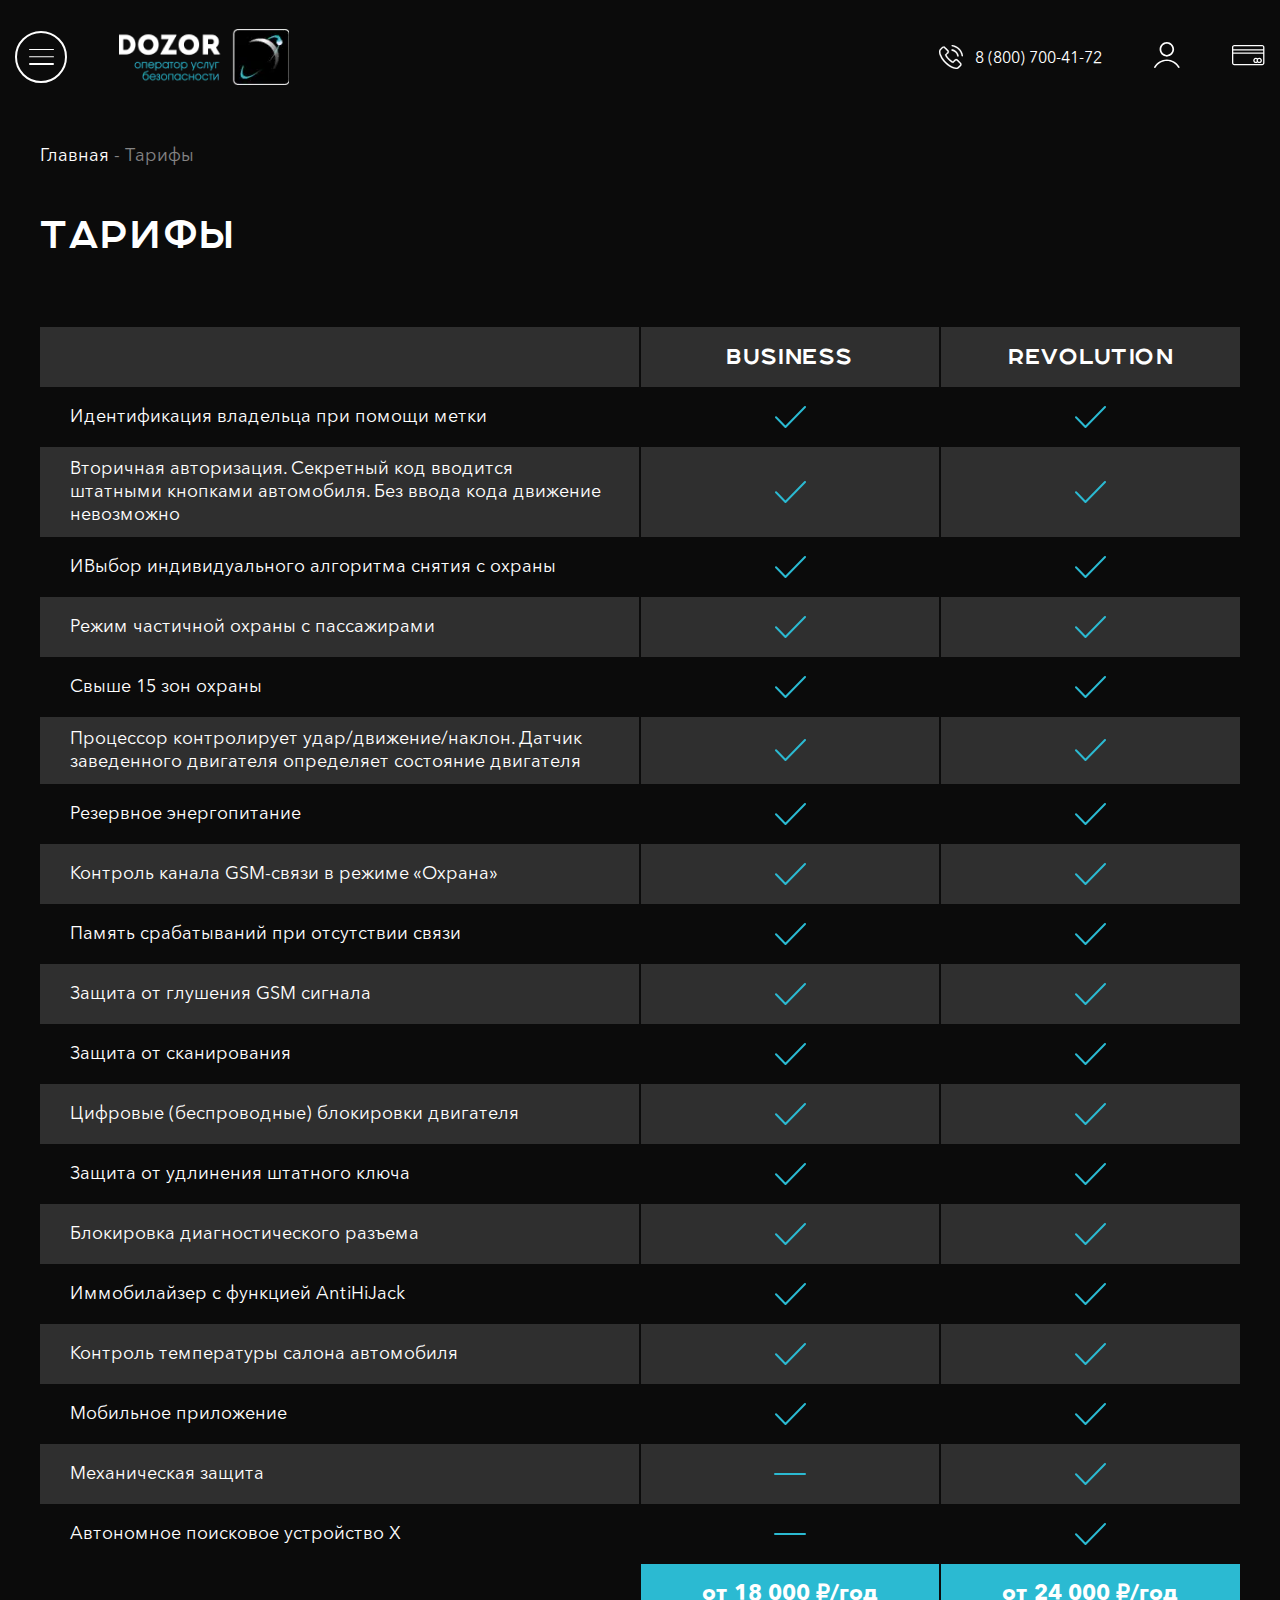
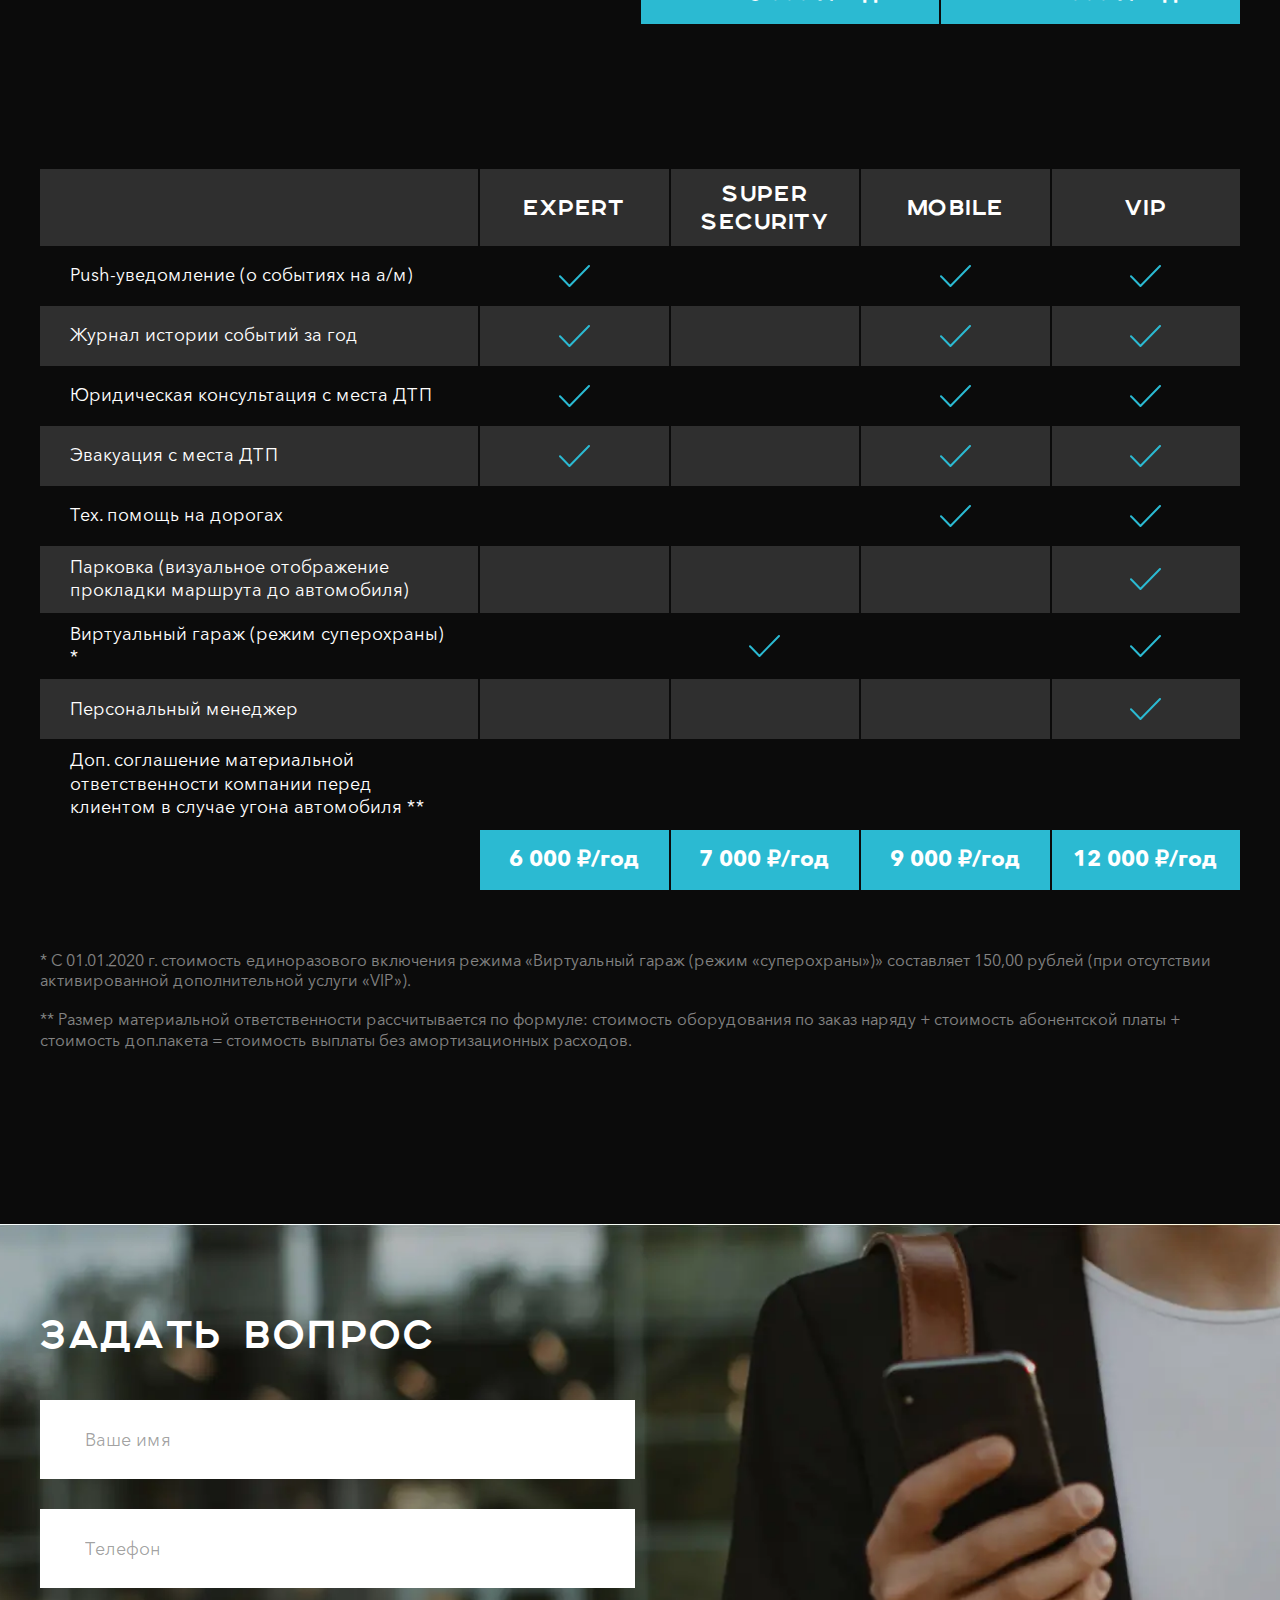
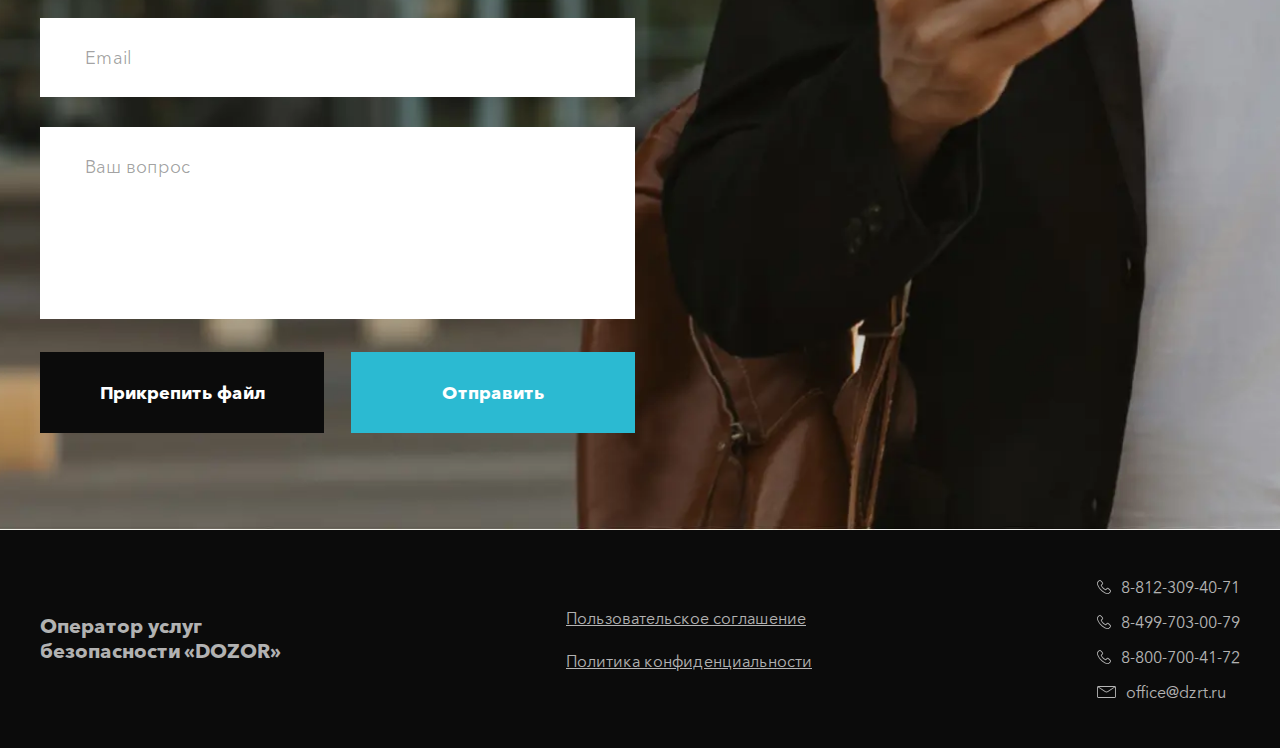
<file: rates.html>
<!DOCTYPE html>
<html lang="ru">
  <head>
  <meta charset="UTF-8" />
  <meta name="viewport" content="width=device-width, initial-scale=1.0" />
  <meta name="robots" content="noindex, nofollow"/>
  <title>Главная</title>
  <!-- STYLES -->
  <link
    rel="stylesheet"
    href="https://cdn.jsdelivr.net/npm/swiper@8/swiper-bundle.min.css?_v=20221013220709"
  />
  <link rel="stylesheet" href="css/style.min.css?_v=20221013220709" />
</head>

  <body>
    <div class="wrapper">
      <!-- .header -->
<header class="header">
  <div class="header__container">
    <div class="header__body">
      <nav class="header__menu">
        <ul class="header__list">
          <li><a href="advantage.html">Преимущества</a></li>
          <li><a href="rates.html">Тарифы</a></li>
          <li><a href="response.html">Реагирование</a></li>
          <li><a href="insurance.html">Страхование</a></li>
          <li><a href="opportunity.html">Мобильное приложение</a></li>
          <li><a href="contacts.html">Контакты</a></li>
        </ul>
        <a href="tel:+78007004172" class="header__phone">
          <svg
            width="24"
            height="24"
            viewBox="0 0 24 24"
            xmlns="http://www.w3.org/2000/svg"
          >
            <mask id="path-1-inside-1_581_219">
              <path
                fill-rule="evenodd"
                clip-rule="evenodd"
                d="M18.9763 14.8649C18.7589 14.6238 18.4944 14.4299 18.1991 14.2949C17.9037 14.1599 17.5839 14.0869 17.2592 14.0802C16.932 14.0875 16.6096 14.1603 16.311 14.2943C16.0124 14.4284 15.7437 14.621 15.521 14.8607L13.9201 16.4548C13.788 16.384 13.6559 16.3191 13.5291 16.252C13.3442 16.1617 13.1752 16.0746 13.0272 15.9838C11.4374 14.9524 10.0259 13.6697 8.84803 12.1856C8.30424 11.5259 7.8446 10.8011 7.47964 10.0281C7.89703 9.6484 8.28271 9.25238 8.65783 8.87377C8.80048 8.7312 8.94317 8.58441 9.08582 8.44342C9.33592 8.225 9.53635 7.95564 9.67369 7.6534C9.81103 7.35117 9.88207 7.02307 9.88207 6.69113C9.88207 6.35919 9.81103 6.03109 9.67369 5.72886C9.53635 5.42663 9.33592 5.15726 9.08582 4.93884L7.69628 3.55644C7.53778 3.39803 7.37927 3.23645 7.22605 3.07487C6.91961 2.76121 6.60258 2.43647 6.26972 2.13338C6.05069 1.9029 5.78795 1.71836 5.49675 1.59052C5.20556 1.46269 4.89177 1.39413 4.57377 1.38885C3.92246 1.40093 3.30197 1.66832 2.84608 2.13338L2.83551 2.14288L1.10782 3.88012C0.469688 4.50748 0.0795011 5.34388 0.00889519 6.2357C-0.0485939 7.52024 0.173103 8.80198 0.658744 9.99269C1.56794 12.3561 2.88199 14.5431 4.54204 16.4559C6.71965 19.0692 9.43065 21.1876 12.4936 22.6693C13.885 23.3871 15.3998 23.8351 16.958 23.9894C17.0637 23.9931 17.18 23.9989 17.2804 23.9989C17.83 24.0122 18.3759 23.9069 18.8811 23.6901C19.3862 23.4733 19.8386 23.1502 20.2074 22.7427C20.2126 22.7326 20.2232 22.7274 20.2285 22.7173C20.508 22.3961 20.8042 22.09 21.1161 21.8001C21.3327 21.5926 21.5599 21.3777 21.7765 21.1469C22.2517 20.6858 22.5269 20.0567 22.5426 19.3949C22.5358 19.0675 22.463 18.7447 22.3287 18.446C22.1943 18.1473 22.0012 17.8786 21.7607 17.6561L18.9763 14.8649ZM20.7938 20.1981C20.7885 20.1981 20.7885 20.2033 20.7938 20.1981C20.593 20.4093 20.3923 20.6036 20.1704 20.8164C19.8428 21.1332 19.51 21.4601 19.193 21.8292C18.9533 22.0946 18.6583 22.3041 18.3287 22.4431C17.9991 22.5821 17.643 22.647 17.2856 22.6334C17.2064 22.6334 17.1271 22.6334 17.0532 22.6291C15.6691 22.4879 14.3245 22.0855 13.0906 21.4432C10.2066 20.0468 7.6541 18.0511 5.60401 15.5894C4.04189 13.7926 2.80475 11.7378 1.94793 9.51692C1.52361 8.51662 1.3286 7.43409 1.37728 6.3487C1.41879 5.77819 1.66896 5.24289 2.08001 4.84485L3.8077 3.11711C4.01094 2.90535 4.28609 2.77726 4.57906 2.75804C4.86421 2.77456 5.13161 2.90192 5.32404 3.11289L5.33984 3.12714C5.64627 3.41704 5.9422 3.7159 6.25392 4.03431C6.40714 4.19642 6.57088 4.35853 6.73466 4.52486L8.11891 5.90832C8.2439 5.99752 8.34576 6.11525 8.41604 6.25173C8.48633 6.38821 8.52304 6.53949 8.52304 6.69298C8.52304 6.84647 8.48633 6.99775 8.41604 7.13423C8.34576 7.2707 8.2439 7.38844 8.11891 7.47764C7.97098 7.62391 7.82835 7.77176 7.68042 7.9138C7.25774 8.34838 6.8509 8.75391 6.4071 9.14941C6.39728 9.15654 6.38844 9.16487 6.38072 9.17423C6.22476 9.31625 6.11623 9.50277 6.06992 9.70849C6.02361 9.91422 6.04177 10.1292 6.12184 10.3243C6.12712 10.3391 6.12706 10.3544 6.13235 10.3692C6.55302 11.331 7.10607 12.2295 7.77548 13.0384L7.78077 13.0432C9.0471 14.646 10.5699 16.0286 12.2875 17.1349C12.489 17.2596 12.6971 17.3731 12.911 17.475C13.0906 17.5658 13.265 17.6519 13.4129 17.7432C13.433 17.7535 13.4524 17.7652 13.471 17.7781C13.6779 17.8906 13.9169 17.93 14.149 17.8897C14.3811 17.8494 14.5927 17.7319 14.7496 17.5563L16.4826 15.8238C16.6797 15.6034 16.9539 15.4671 17.2487 15.4431C17.3892 15.4509 17.5265 15.4878 17.652 15.5514C17.7775 15.615 17.8885 15.704 17.9778 15.8127L17.9883 15.8233L20.7885 18.6139C20.9101 18.7069 21.0087 18.8265 21.0767 18.9636C21.1448 19.1006 21.1804 19.2515 21.1809 19.4044C21.1814 19.5574 21.1468 19.7085 21.0796 19.846C21.0125 19.9835 20.9147 20.1038 20.7938 20.1975V20.1981ZM12.9638 5.70661C14.2899 5.93527 15.513 6.568 16.4654 7.51816C17.4178 8.46833 18.053 9.68949 18.2842 11.0144C18.3113 11.1738 18.3942 11.3183 18.518 11.4222C18.6419 11.5261 18.7988 11.5826 18.9605 11.5815C18.9975 11.5815 19.0344 11.5757 19.0767 11.572C19.1657 11.5572 19.2508 11.5248 19.3273 11.4769C19.4037 11.4289 19.4698 11.3663 19.5219 11.2927C19.574 11.219 19.6109 11.1358 19.6306 11.0478C19.6504 10.9598 19.6525 10.8688 19.6368 10.78C19.3594 9.17636 18.5918 7.69799 17.4394 6.54818C16.2871 5.39837 14.8066 4.63361 13.2016 4.35905C13.0232 4.3289 12.8402 4.37067 12.6926 4.4752C12.545 4.57973 12.4449 4.73849 12.4143 4.91666C12.3975 5.00469 12.3984 5.09519 12.417 5.18286C12.4356 5.27053 12.4716 5.3536 12.5227 5.42719C12.5739 5.50078 12.6393 5.56341 12.7151 5.61139C12.7908 5.65937 12.8754 5.69174 12.9638 5.70661V5.70661ZM23.9903 10.583C23.5311 7.94311 22.266 5.50981 20.3685 3.61681C18.471 1.72381 16.034 0.463816 13.3917 0.00961183C13.2136 -0.0205735 13.0308 0.0209824 12.8833 0.125186C12.7357 0.22939 12.6355 0.387756 12.6045 0.565634C12.575 0.745511 12.6179 0.929759 12.7238 1.07816C12.8298 1.22655 12.9901 1.32704 13.1699 1.35769C15.5307 1.76489 17.7077 2.89176 19.4027 4.58387C21.0977 6.27599 22.2276 8.45055 22.6377 10.8096C22.6649 10.9689 22.7478 11.1133 22.8717 11.2172C22.9956 11.3211 23.1523 11.3776 23.314 11.3767C23.3529 11.3756 23.3917 11.3722 23.4302 11.3666C23.5186 11.3526 23.6033 11.3211 23.6794 11.2741C23.7555 11.2271 23.8214 11.1654 23.8735 11.0927C23.9256 11.0201 23.9628 10.9378 23.9828 10.8506C24.0029 10.7635 24.0054 10.6733 23.9903 10.5851V10.583Z"
              />
            </mask>
            <path
              fill-rule="evenodd"
              clip-rule="evenodd"
              d="M18.9763 14.8649C18.7589 14.6238 18.4944 14.4299 18.1991 14.2949C17.9037 14.1599 17.5839 14.0869 17.2592 14.0802C16.932 14.0875 16.6096 14.1603 16.311 14.2943C16.0124 14.4284 15.7437 14.621 15.521 14.8607L13.9201 16.4548C13.788 16.384 13.6559 16.3191 13.5291 16.252C13.3442 16.1617 13.1752 16.0746 13.0272 15.9838C11.4374 14.9524 10.0259 13.6697 8.84803 12.1856C8.30424 11.5259 7.8446 10.8011 7.47964 10.0281C7.89703 9.6484 8.28271 9.25238 8.65783 8.87377C8.80048 8.7312 8.94317 8.58441 9.08582 8.44342C9.33592 8.225 9.53635 7.95564 9.67369 7.6534C9.81103 7.35117 9.88207 7.02307 9.88207 6.69113C9.88207 6.35919 9.81103 6.03109 9.67369 5.72886C9.53635 5.42663 9.33592 5.15726 9.08582 4.93884L7.69628 3.55644C7.53778 3.39803 7.37927 3.23645 7.22605 3.07487C6.91961 2.76121 6.60258 2.43647 6.26972 2.13338C6.05069 1.9029 5.78795 1.71836 5.49675 1.59052C5.20556 1.46269 4.89177 1.39413 4.57377 1.38885C3.92246 1.40093 3.30197 1.66832 2.84608 2.13338L2.83551 2.14288L1.10782 3.88012C0.469688 4.50748 0.0795011 5.34388 0.00889519 6.2357C-0.0485939 7.52024 0.173103 8.80198 0.658744 9.99269C1.56794 12.3561 2.88199 14.5431 4.54204 16.4559C6.71965 19.0692 9.43065 21.1876 12.4936 22.6693C13.885 23.3871 15.3998 23.8351 16.958 23.9894C17.0637 23.9931 17.18 23.9989 17.2804 23.9989C17.83 24.0122 18.3759 23.9069 18.8811 23.6901C19.3862 23.4733 19.8386 23.1502 20.2074 22.7427C20.2126 22.7326 20.2232 22.7274 20.2285 22.7173C20.508 22.3961 20.8042 22.09 21.1161 21.8001C21.3327 21.5926 21.5599 21.3777 21.7765 21.1469C22.2517 20.6858 22.5269 20.0567 22.5426 19.3949C22.5358 19.0675 22.463 18.7447 22.3287 18.446C22.1943 18.1473 22.0012 17.8786 21.7607 17.6561L18.9763 14.8649ZM20.7938 20.1981C20.7885 20.1981 20.7885 20.2033 20.7938 20.1981C20.593 20.4093 20.3923 20.6036 20.1704 20.8164C19.8428 21.1332 19.51 21.4601 19.193 21.8292C18.9533 22.0946 18.6583 22.3041 18.3287 22.4431C17.9991 22.5821 17.643 22.647 17.2856 22.6334C17.2064 22.6334 17.1271 22.6334 17.0532 22.6291C15.6691 22.4879 14.3245 22.0855 13.0906 21.4432C10.2066 20.0468 7.6541 18.0511 5.60401 15.5894C4.04189 13.7926 2.80475 11.7378 1.94793 9.51692C1.52361 8.51662 1.3286 7.43409 1.37728 6.3487C1.41879 5.77819 1.66896 5.24289 2.08001 4.84485L3.8077 3.11711C4.01094 2.90535 4.28609 2.77726 4.57906 2.75804C4.86421 2.77456 5.13161 2.90192 5.32404 3.11289L5.33984 3.12714C5.64627 3.41704 5.9422 3.7159 6.25392 4.03431C6.40714 4.19642 6.57088 4.35853 6.73466 4.52486L8.11891 5.90832C8.2439 5.99752 8.34576 6.11525 8.41604 6.25173C8.48633 6.38821 8.52304 6.53949 8.52304 6.69298C8.52304 6.84647 8.48633 6.99775 8.41604 7.13423C8.34576 7.2707 8.2439 7.38844 8.11891 7.47764C7.97098 7.62391 7.82835 7.77176 7.68042 7.9138C7.25774 8.34838 6.8509 8.75391 6.4071 9.14941C6.39728 9.15654 6.38844 9.16487 6.38072 9.17423C6.22476 9.31625 6.11623 9.50277 6.06992 9.70849C6.02361 9.91422 6.04177 10.1292 6.12184 10.3243C6.12712 10.3391 6.12706 10.3544 6.13235 10.3692C6.55302 11.331 7.10607 12.2295 7.77548 13.0384L7.78077 13.0432C9.0471 14.646 10.5699 16.0286 12.2875 17.1349C12.489 17.2596 12.6971 17.3731 12.911 17.475C13.0906 17.5658 13.265 17.6519 13.4129 17.7432C13.433 17.7535 13.4524 17.7652 13.471 17.7781C13.6779 17.8906 13.9169 17.93 14.149 17.8897C14.3811 17.8494 14.5927 17.7319 14.7496 17.5563L16.4826 15.8238C16.6797 15.6034 16.9539 15.4671 17.2487 15.4431C17.3892 15.4509 17.5265 15.4878 17.652 15.5514C17.7775 15.615 17.8885 15.704 17.9778 15.8127L17.9883 15.8233L20.7885 18.6139C20.9101 18.7069 21.0087 18.8265 21.0767 18.9636C21.1448 19.1006 21.1804 19.2515 21.1809 19.4044C21.1814 19.5574 21.1468 19.7085 21.0796 19.846C21.0125 19.9835 20.9147 20.1038 20.7938 20.1975V20.1981ZM12.9638 5.70661C14.2899 5.93527 15.513 6.568 16.4654 7.51816C17.4178 8.46833 18.053 9.68949 18.2842 11.0144C18.3113 11.1738 18.3942 11.3183 18.518 11.4222C18.6419 11.5261 18.7988 11.5826 18.9605 11.5815C18.9975 11.5815 19.0344 11.5757 19.0767 11.572C19.1657 11.5572 19.2508 11.5248 19.3273 11.4769C19.4037 11.4289 19.4698 11.3663 19.5219 11.2927C19.574 11.219 19.6109 11.1358 19.6306 11.0478C19.6504 10.9598 19.6525 10.8688 19.6368 10.78C19.3594 9.17636 18.5918 7.69799 17.4394 6.54818C16.2871 5.39837 14.8066 4.63361 13.2016 4.35905C13.0232 4.3289 12.8402 4.37067 12.6926 4.4752C12.545 4.57973 12.4449 4.73849 12.4143 4.91666C12.3975 5.00469 12.3984 5.09519 12.417 5.18286C12.4356 5.27053 12.4716 5.3536 12.5227 5.42719C12.5739 5.50078 12.6393 5.56341 12.7151 5.61139C12.7908 5.65937 12.8754 5.69174 12.9638 5.70661V5.70661ZM23.9903 10.583C23.5311 7.94311 22.266 5.50981 20.3685 3.61681C18.471 1.72381 16.034 0.463816 13.3917 0.00961183C13.2136 -0.0205735 13.0308 0.0209824 12.8833 0.125186C12.7357 0.22939 12.6355 0.387756 12.6045 0.565634C12.575 0.745511 12.6179 0.929759 12.7238 1.07816C12.8298 1.22655 12.9901 1.32704 13.1699 1.35769C15.5307 1.76489 17.7077 2.89176 19.4027 4.58387C21.0977 6.27599 22.2276 8.45055 22.6377 10.8096C22.6649 10.9689 22.7478 11.1133 22.8717 11.2172C22.9956 11.3211 23.1523 11.3776 23.314 11.3767C23.3529 11.3756 23.3917 11.3722 23.4302 11.3666C23.5186 11.3526 23.6033 11.3211 23.6794 11.2741C23.7555 11.2271 23.8214 11.1654 23.8735 11.0927C23.9256 11.0201 23.9628 10.9378 23.9828 10.8506C24.0029 10.7635 24.0054 10.6733 23.9903 10.5851V10.583Z"
              stroke-width="0.2"
              mask="url(#path-1-inside-1_581_219)"
            />
          </svg>

          <span>8 (800) 700-41-72</span>
        </a>
      </nav>
      <div class="header__burger">
        <div class="header__burger-inner">
          <span></span>
        </div>
      </div>
      <a href="index.html" class="header__logo">
        <picture><source srcset="img/logo.webp" type="image/webp"><img loading="lazy" src="img/logo.png" alt="Dozor" /></picture>
      </a>
      <a href="tel:+78007004172" class="header__phone">
        <svg
          width="24"
          height="24"
          viewBox="0 0 24 24"
          xmlns="http://www.w3.org/2000/svg"
        >
          <mask id="path-1-inside-1_581_219">
            <path
              fill-rule="evenodd"
              clip-rule="evenodd"
              d="M18.9763 14.8649C18.7589 14.6238 18.4944 14.4299 18.1991 14.2949C17.9037 14.1599 17.5839 14.0869 17.2592 14.0802C16.932 14.0875 16.6096 14.1603 16.311 14.2943C16.0124 14.4284 15.7437 14.621 15.521 14.8607L13.9201 16.4548C13.788 16.384 13.6559 16.3191 13.5291 16.252C13.3442 16.1617 13.1752 16.0746 13.0272 15.9838C11.4374 14.9524 10.0259 13.6697 8.84803 12.1856C8.30424 11.5259 7.8446 10.8011 7.47964 10.0281C7.89703 9.6484 8.28271 9.25238 8.65783 8.87377C8.80048 8.7312 8.94317 8.58441 9.08582 8.44342C9.33592 8.225 9.53635 7.95564 9.67369 7.6534C9.81103 7.35117 9.88207 7.02307 9.88207 6.69113C9.88207 6.35919 9.81103 6.03109 9.67369 5.72886C9.53635 5.42663 9.33592 5.15726 9.08582 4.93884L7.69628 3.55644C7.53778 3.39803 7.37927 3.23645 7.22605 3.07487C6.91961 2.76121 6.60258 2.43647 6.26972 2.13338C6.05069 1.9029 5.78795 1.71836 5.49675 1.59052C5.20556 1.46269 4.89177 1.39413 4.57377 1.38885C3.92246 1.40093 3.30197 1.66832 2.84608 2.13338L2.83551 2.14288L1.10782 3.88012C0.469688 4.50748 0.0795011 5.34388 0.00889519 6.2357C-0.0485939 7.52024 0.173103 8.80198 0.658744 9.99269C1.56794 12.3561 2.88199 14.5431 4.54204 16.4559C6.71965 19.0692 9.43065 21.1876 12.4936 22.6693C13.885 23.3871 15.3998 23.8351 16.958 23.9894C17.0637 23.9931 17.18 23.9989 17.2804 23.9989C17.83 24.0122 18.3759 23.9069 18.8811 23.6901C19.3862 23.4733 19.8386 23.1502 20.2074 22.7427C20.2126 22.7326 20.2232 22.7274 20.2285 22.7173C20.508 22.3961 20.8042 22.09 21.1161 21.8001C21.3327 21.5926 21.5599 21.3777 21.7765 21.1469C22.2517 20.6858 22.5269 20.0567 22.5426 19.3949C22.5358 19.0675 22.463 18.7447 22.3287 18.446C22.1943 18.1473 22.0012 17.8786 21.7607 17.6561L18.9763 14.8649ZM20.7938 20.1981C20.7885 20.1981 20.7885 20.2033 20.7938 20.1981C20.593 20.4093 20.3923 20.6036 20.1704 20.8164C19.8428 21.1332 19.51 21.4601 19.193 21.8292C18.9533 22.0946 18.6583 22.3041 18.3287 22.4431C17.9991 22.5821 17.643 22.647 17.2856 22.6334C17.2064 22.6334 17.1271 22.6334 17.0532 22.6291C15.6691 22.4879 14.3245 22.0855 13.0906 21.4432C10.2066 20.0468 7.6541 18.0511 5.60401 15.5894C4.04189 13.7926 2.80475 11.7378 1.94793 9.51692C1.52361 8.51662 1.3286 7.43409 1.37728 6.3487C1.41879 5.77819 1.66896 5.24289 2.08001 4.84485L3.8077 3.11711C4.01094 2.90535 4.28609 2.77726 4.57906 2.75804C4.86421 2.77456 5.13161 2.90192 5.32404 3.11289L5.33984 3.12714C5.64627 3.41704 5.9422 3.7159 6.25392 4.03431C6.40714 4.19642 6.57088 4.35853 6.73466 4.52486L8.11891 5.90832C8.2439 5.99752 8.34576 6.11525 8.41604 6.25173C8.48633 6.38821 8.52304 6.53949 8.52304 6.69298C8.52304 6.84647 8.48633 6.99775 8.41604 7.13423C8.34576 7.2707 8.2439 7.38844 8.11891 7.47764C7.97098 7.62391 7.82835 7.77176 7.68042 7.9138C7.25774 8.34838 6.8509 8.75391 6.4071 9.14941C6.39728 9.15654 6.38844 9.16487 6.38072 9.17423C6.22476 9.31625 6.11623 9.50277 6.06992 9.70849C6.02361 9.91422 6.04177 10.1292 6.12184 10.3243C6.12712 10.3391 6.12706 10.3544 6.13235 10.3692C6.55302 11.331 7.10607 12.2295 7.77548 13.0384L7.78077 13.0432C9.0471 14.646 10.5699 16.0286 12.2875 17.1349C12.489 17.2596 12.6971 17.3731 12.911 17.475C13.0906 17.5658 13.265 17.6519 13.4129 17.7432C13.433 17.7535 13.4524 17.7652 13.471 17.7781C13.6779 17.8906 13.9169 17.93 14.149 17.8897C14.3811 17.8494 14.5927 17.7319 14.7496 17.5563L16.4826 15.8238C16.6797 15.6034 16.9539 15.4671 17.2487 15.4431C17.3892 15.4509 17.5265 15.4878 17.652 15.5514C17.7775 15.615 17.8885 15.704 17.9778 15.8127L17.9883 15.8233L20.7885 18.6139C20.9101 18.7069 21.0087 18.8265 21.0767 18.9636C21.1448 19.1006 21.1804 19.2515 21.1809 19.4044C21.1814 19.5574 21.1468 19.7085 21.0796 19.846C21.0125 19.9835 20.9147 20.1038 20.7938 20.1975V20.1981ZM12.9638 5.70661C14.2899 5.93527 15.513 6.568 16.4654 7.51816C17.4178 8.46833 18.053 9.68949 18.2842 11.0144C18.3113 11.1738 18.3942 11.3183 18.518 11.4222C18.6419 11.5261 18.7988 11.5826 18.9605 11.5815C18.9975 11.5815 19.0344 11.5757 19.0767 11.572C19.1657 11.5572 19.2508 11.5248 19.3273 11.4769C19.4037 11.4289 19.4698 11.3663 19.5219 11.2927C19.574 11.219 19.6109 11.1358 19.6306 11.0478C19.6504 10.9598 19.6525 10.8688 19.6368 10.78C19.3594 9.17636 18.5918 7.69799 17.4394 6.54818C16.2871 5.39837 14.8066 4.63361 13.2016 4.35905C13.0232 4.3289 12.8402 4.37067 12.6926 4.4752C12.545 4.57973 12.4449 4.73849 12.4143 4.91666C12.3975 5.00469 12.3984 5.09519 12.417 5.18286C12.4356 5.27053 12.4716 5.3536 12.5227 5.42719C12.5739 5.50078 12.6393 5.56341 12.7151 5.61139C12.7908 5.65937 12.8754 5.69174 12.9638 5.70661V5.70661ZM23.9903 10.583C23.5311 7.94311 22.266 5.50981 20.3685 3.61681C18.471 1.72381 16.034 0.463816 13.3917 0.00961183C13.2136 -0.0205735 13.0308 0.0209824 12.8833 0.125186C12.7357 0.22939 12.6355 0.387756 12.6045 0.565634C12.575 0.745511 12.6179 0.929759 12.7238 1.07816C12.8298 1.22655 12.9901 1.32704 13.1699 1.35769C15.5307 1.76489 17.7077 2.89176 19.4027 4.58387C21.0977 6.27599 22.2276 8.45055 22.6377 10.8096C22.6649 10.9689 22.7478 11.1133 22.8717 11.2172C22.9956 11.3211 23.1523 11.3776 23.314 11.3767C23.3529 11.3756 23.3917 11.3722 23.4302 11.3666C23.5186 11.3526 23.6033 11.3211 23.6794 11.2741C23.7555 11.2271 23.8214 11.1654 23.8735 11.0927C23.9256 11.0201 23.9628 10.9378 23.9828 10.8506C24.0029 10.7635 24.0054 10.6733 23.9903 10.5851V10.583Z"
            />
          </mask>
          <path
            fill-rule="evenodd"
            clip-rule="evenodd"
            d="M18.9763 14.8649C18.7589 14.6238 18.4944 14.4299 18.1991 14.2949C17.9037 14.1599 17.5839 14.0869 17.2592 14.0802C16.932 14.0875 16.6096 14.1603 16.311 14.2943C16.0124 14.4284 15.7437 14.621 15.521 14.8607L13.9201 16.4548C13.788 16.384 13.6559 16.3191 13.5291 16.252C13.3442 16.1617 13.1752 16.0746 13.0272 15.9838C11.4374 14.9524 10.0259 13.6697 8.84803 12.1856C8.30424 11.5259 7.8446 10.8011 7.47964 10.0281C7.89703 9.6484 8.28271 9.25238 8.65783 8.87377C8.80048 8.7312 8.94317 8.58441 9.08582 8.44342C9.33592 8.225 9.53635 7.95564 9.67369 7.6534C9.81103 7.35117 9.88207 7.02307 9.88207 6.69113C9.88207 6.35919 9.81103 6.03109 9.67369 5.72886C9.53635 5.42663 9.33592 5.15726 9.08582 4.93884L7.69628 3.55644C7.53778 3.39803 7.37927 3.23645 7.22605 3.07487C6.91961 2.76121 6.60258 2.43647 6.26972 2.13338C6.05069 1.9029 5.78795 1.71836 5.49675 1.59052C5.20556 1.46269 4.89177 1.39413 4.57377 1.38885C3.92246 1.40093 3.30197 1.66832 2.84608 2.13338L2.83551 2.14288L1.10782 3.88012C0.469688 4.50748 0.0795011 5.34388 0.00889519 6.2357C-0.0485939 7.52024 0.173103 8.80198 0.658744 9.99269C1.56794 12.3561 2.88199 14.5431 4.54204 16.4559C6.71965 19.0692 9.43065 21.1876 12.4936 22.6693C13.885 23.3871 15.3998 23.8351 16.958 23.9894C17.0637 23.9931 17.18 23.9989 17.2804 23.9989C17.83 24.0122 18.3759 23.9069 18.8811 23.6901C19.3862 23.4733 19.8386 23.1502 20.2074 22.7427C20.2126 22.7326 20.2232 22.7274 20.2285 22.7173C20.508 22.3961 20.8042 22.09 21.1161 21.8001C21.3327 21.5926 21.5599 21.3777 21.7765 21.1469C22.2517 20.6858 22.5269 20.0567 22.5426 19.3949C22.5358 19.0675 22.463 18.7447 22.3287 18.446C22.1943 18.1473 22.0012 17.8786 21.7607 17.6561L18.9763 14.8649ZM20.7938 20.1981C20.7885 20.1981 20.7885 20.2033 20.7938 20.1981C20.593 20.4093 20.3923 20.6036 20.1704 20.8164C19.8428 21.1332 19.51 21.4601 19.193 21.8292C18.9533 22.0946 18.6583 22.3041 18.3287 22.4431C17.9991 22.5821 17.643 22.647 17.2856 22.6334C17.2064 22.6334 17.1271 22.6334 17.0532 22.6291C15.6691 22.4879 14.3245 22.0855 13.0906 21.4432C10.2066 20.0468 7.6541 18.0511 5.60401 15.5894C4.04189 13.7926 2.80475 11.7378 1.94793 9.51692C1.52361 8.51662 1.3286 7.43409 1.37728 6.3487C1.41879 5.77819 1.66896 5.24289 2.08001 4.84485L3.8077 3.11711C4.01094 2.90535 4.28609 2.77726 4.57906 2.75804C4.86421 2.77456 5.13161 2.90192 5.32404 3.11289L5.33984 3.12714C5.64627 3.41704 5.9422 3.7159 6.25392 4.03431C6.40714 4.19642 6.57088 4.35853 6.73466 4.52486L8.11891 5.90832C8.2439 5.99752 8.34576 6.11525 8.41604 6.25173C8.48633 6.38821 8.52304 6.53949 8.52304 6.69298C8.52304 6.84647 8.48633 6.99775 8.41604 7.13423C8.34576 7.2707 8.2439 7.38844 8.11891 7.47764C7.97098 7.62391 7.82835 7.77176 7.68042 7.9138C7.25774 8.34838 6.8509 8.75391 6.4071 9.14941C6.39728 9.15654 6.38844 9.16487 6.38072 9.17423C6.22476 9.31625 6.11623 9.50277 6.06992 9.70849C6.02361 9.91422 6.04177 10.1292 6.12184 10.3243C6.12712 10.3391 6.12706 10.3544 6.13235 10.3692C6.55302 11.331 7.10607 12.2295 7.77548 13.0384L7.78077 13.0432C9.0471 14.646 10.5699 16.0286 12.2875 17.1349C12.489 17.2596 12.6971 17.3731 12.911 17.475C13.0906 17.5658 13.265 17.6519 13.4129 17.7432C13.433 17.7535 13.4524 17.7652 13.471 17.7781C13.6779 17.8906 13.9169 17.93 14.149 17.8897C14.3811 17.8494 14.5927 17.7319 14.7496 17.5563L16.4826 15.8238C16.6797 15.6034 16.9539 15.4671 17.2487 15.4431C17.3892 15.4509 17.5265 15.4878 17.652 15.5514C17.7775 15.615 17.8885 15.704 17.9778 15.8127L17.9883 15.8233L20.7885 18.6139C20.9101 18.7069 21.0087 18.8265 21.0767 18.9636C21.1448 19.1006 21.1804 19.2515 21.1809 19.4044C21.1814 19.5574 21.1468 19.7085 21.0796 19.846C21.0125 19.9835 20.9147 20.1038 20.7938 20.1975V20.1981ZM12.9638 5.70661C14.2899 5.93527 15.513 6.568 16.4654 7.51816C17.4178 8.46833 18.053 9.68949 18.2842 11.0144C18.3113 11.1738 18.3942 11.3183 18.518 11.4222C18.6419 11.5261 18.7988 11.5826 18.9605 11.5815C18.9975 11.5815 19.0344 11.5757 19.0767 11.572C19.1657 11.5572 19.2508 11.5248 19.3273 11.4769C19.4037 11.4289 19.4698 11.3663 19.5219 11.2927C19.574 11.219 19.6109 11.1358 19.6306 11.0478C19.6504 10.9598 19.6525 10.8688 19.6368 10.78C19.3594 9.17636 18.5918 7.69799 17.4394 6.54818C16.2871 5.39837 14.8066 4.63361 13.2016 4.35905C13.0232 4.3289 12.8402 4.37067 12.6926 4.4752C12.545 4.57973 12.4449 4.73849 12.4143 4.91666C12.3975 5.00469 12.3984 5.09519 12.417 5.18286C12.4356 5.27053 12.4716 5.3536 12.5227 5.42719C12.5739 5.50078 12.6393 5.56341 12.7151 5.61139C12.7908 5.65937 12.8754 5.69174 12.9638 5.70661V5.70661ZM23.9903 10.583C23.5311 7.94311 22.266 5.50981 20.3685 3.61681C18.471 1.72381 16.034 0.463816 13.3917 0.00961183C13.2136 -0.0205735 13.0308 0.0209824 12.8833 0.125186C12.7357 0.22939 12.6355 0.387756 12.6045 0.565634C12.575 0.745511 12.6179 0.929759 12.7238 1.07816C12.8298 1.22655 12.9901 1.32704 13.1699 1.35769C15.5307 1.76489 17.7077 2.89176 19.4027 4.58387C21.0977 6.27599 22.2276 8.45055 22.6377 10.8096C22.6649 10.9689 22.7478 11.1133 22.8717 11.2172C22.9956 11.3211 23.1523 11.3776 23.314 11.3767C23.3529 11.3756 23.3917 11.3722 23.4302 11.3666C23.5186 11.3526 23.6033 11.3211 23.6794 11.2741C23.7555 11.2271 23.8214 11.1654 23.8735 11.0927C23.9256 11.0201 23.9628 10.9378 23.9828 10.8506C24.0029 10.7635 24.0054 10.6733 23.9903 10.5851V10.583Z"
            stroke-width="0.2"
            mask="url(#path-1-inside-1_581_219)"
          />
        </svg>

        <span>8 (800) 700-41-72</span>
      </a>
      <a href="" class="header__user">
        <svg
          width="26"
          height="27"
          viewBox="0 0 26 27"
          xmlns="http://www.w3.org/2000/svg"
        >
          <path
            d="M12.8379 14.6324C8.82582 14.6324 5.57168 11.3786 5.57168 7.36622C5.57168 3.35414 8.82582 0.1 12.8379 0.1C16.85 0.1 20.1041 3.35414 20.1041 7.36622C20.1041 11.3783 16.85 14.6324 12.8379 14.6324ZM12.8383 12.9111C15.9042 12.9111 18.3831 10.4321 18.3831 7.36622C18.3831 4.3003 15.9042 1.82135 12.8383 1.82135C9.77234 1.82135 7.2934 4.3003 7.2934 7.36622C7.2934 10.4321 9.77234 12.9111 12.8383 12.9111Z"
            stroke-width="0.2"
          />
          <path
            d="M23.9786 25.6113L23.9748 25.6046C21.6833 21.6022 17.4224 19.1165 12.8379 19.1165C8.25337 19.1165 3.99264 21.6022 1.701 25.6046L1.70086 25.6045L1.69834 25.6095C1.55901 25.8882 1.24696 26.0347 0.955033 26.0347C0.809364 26.0347 0.667797 26.0059 0.526051 25.9208L0.526063 25.9208L0.524215 25.9198C0.124688 25.6915 -0.0202502 25.1444 0.20911 24.743L0.209145 24.7429C2.78598 20.226 7.62132 17.3949 12.8379 17.3949C18.054 17.3949 22.889 20.2253 25.4659 24.7416C25.6972 25.1768 25.5501 25.692 25.1516 25.9197C24.7523 26.1478 24.2092 26.0058 23.9786 25.6113Z"
            stroke-width="0.2"
          />
        </svg>
      </a>
      <a href="#pay_popup" class="header__pay popup-link">
        <svg
          width="33"
          height="21"
          viewBox="0 0 33 21"
          xmlns="http://www.w3.org/2000/svg"
        >
          <path
            d="M0 8.20645C0 8.20714 0.000363521 8.20748 0.000363521 8.20782V18.0862C0.000363521 19.2904 1.0353 20.2703 2.30726 20.2703H30.1252C31.3975 20.2703 32.4324 19.2904 32.4324 18.0862L32.4321 2.18405C32.4321 0.979822 31.3971 0 30.1248 0H2.30783C1.03587 0 0.000930102 0.979822 0.000930102 2.18405V4.79594C0.000930102 4.79663 0.000566581 4.79697 0.000566581 4.79731C0.000566581 4.798 0.000930102 4.79835 0.000930102 4.79869V8.2045C0.000566605 8.20553 0.000566581 8.20587 0.000566581 8.20656L0 8.20645ZM31.1346 7.59246H1.29728V5.41149H31.1346V7.59246ZM30.1244 19.0418H2.30746C1.75054 19.0418 1.29755 18.6129 1.29755 18.0857V8.82047H31.1349V18.0857C31.1349 18.6129 30.6816 19.0418 30.1247 19.0418H30.1244ZM2.30746 1.22771H30.1254C30.6823 1.22771 31.1353 1.65654 31.1353 2.18383V4.18304H1.29793V2.18383C1.29793 1.65623 1.75087 1.22771 2.30783 1.22771H2.30746Z"
          />
          <path
            d="M27.2429 12.7088C26.6206 12.7088 26.054 12.9289 25.5971 13.2839C25.1309 12.9211 24.5561 12.7065 23.9498 12.7065C22.4612 12.7065 21.25 13.9174 21.25 15.4063C21.25 16.8949 22.4613 18.1064 23.9498 18.1064C24.5635 18.1064 25.1324 17.8971 25.5978 17.5343C26.0547 17.8889 26.6209 18.1087 27.2424 18.1087C28.731 18.1087 29.9422 16.8974 29.9422 15.4089C29.9426 13.9197 28.7318 12.7088 27.2429 12.7088ZM22.5769 15.406C22.5769 14.649 23.1929 14.033 23.9499 14.033C24.2543 14.033 24.5421 14.1397 24.7767 14.3193C24.6287 14.6531 24.5428 15.02 24.5428 15.4081C24.5428 15.7959 24.6283 16.1628 24.7763 16.4963C24.5417 16.6751 24.2573 16.7792 23.9499 16.7792C23.1929 16.7796 22.5769 16.1633 22.5769 15.406ZM27.2429 16.7815C26.4856 16.7815 25.8696 16.1655 25.8696 15.4085C25.8696 14.6516 26.4856 14.0356 27.2429 14.0356C27.9998 14.0356 28.6159 14.6516 28.6159 15.4085C28.6162 16.1654 28.0002 16.7815 27.2429 16.7815Z"
          />
        </svg>
      </a>
    </div>
  </div>
</header>
<!-- /.header -->


      <!-- .main -->
      <main class="main">
        <section class="rates">
          <div class="rates__container">
            <div class="rates__body">
              <!-- .crumbs -->
<div class="crumbs">
  <div class="crumbs__body">
    <ul class="crumbs__list">
      <li>
        <a href="">Главная</a>
      </li>
      <li>Тарифы</li>
    </ul>
  </div>
</div>
<!-- /.crumbs -->

              <h1 class="rates__title title">Тарифы</h1>

              <div class="rates__desktop">
                <div class="rates__table rates__rate">
                  <div class="rates__row">
                    <div class="rates__item rates__header"></div>
                    <div class="rates__item rates__header">Business</div>
                    <div class="rates__item rates__header">Revolution</div>
                  </div>
                  <div class="rates__row">
                    <div class="rates__item rates__label">
                      Идентификация владельца при помощи метки
                    </div>
                    <div class="rates__item">
                      <svg
                        width="31"
                        height="22"
                        viewBox="0 0 31 22"
                        fill="none"
                        xmlns="http://www.w3.org/2000/svg"
                      >
                        <path
                          d="M30 1L10.474 21L1 11.2918"
                          stroke="#2BBAD2"
                          stroke-width="2"
                          stroke-linecap="round"
                          stroke-linejoin="round"
                        />
                      </svg>
                    </div>
                    <div class="rates__item">
                      <svg
                        width="31"
                        height="22"
                        viewBox="0 0 31 22"
                        fill="none"
                        xmlns="http://www.w3.org/2000/svg"
                      >
                        <path
                          d="M30 1L10.474 21L1 11.2918"
                          stroke="#2BBAD2"
                          stroke-width="2"
                          stroke-linecap="round"
                          stroke-linejoin="round"
                        />
                      </svg>
                    </div>
                  </div>

                  <div class="rates__row">
                    <div class="rates__item rates__label">
                      Вторичная авторизация. Секретный код вводится штатными
                      кнопками автомобиля. Без ввода кода движение невозможно
                    </div>
                    <div class="rates__item">
                      <svg
                        width="31"
                        height="22"
                        viewBox="0 0 31 22"
                        fill="none"
                        xmlns="http://www.w3.org/2000/svg"
                      >
                        <path
                          d="M30 1L10.474 21L1 11.2918"
                          stroke="#2BBAD2"
                          stroke-width="2"
                          stroke-linecap="round"
                          stroke-linejoin="round"
                        />
                      </svg>
                    </div>
                    <div class="rates__item">
                      <svg
                        width="31"
                        height="22"
                        viewBox="0 0 31 22"
                        fill="none"
                        xmlns="http://www.w3.org/2000/svg"
                      >
                        <path
                          d="M30 1L10.474 21L1 11.2918"
                          stroke="#2BBAD2"
                          stroke-width="2"
                          stroke-linecap="round"
                          stroke-linejoin="round"
                        />
                      </svg>
                    </div>
                  </div>

                  <div class="rates__row">
                    <div class="rates__item rates__label">
                      ИВыбор индивидуального алгоритма снятия с охраны
                    </div>
                    <div class="rates__item">
                      <svg
                        width="31"
                        height="22"
                        viewBox="0 0 31 22"
                        fill="none"
                        xmlns="http://www.w3.org/2000/svg"
                      >
                        <path
                          d="M30 1L10.474 21L1 11.2918"
                          stroke="#2BBAD2"
                          stroke-width="2"
                          stroke-linecap="round"
                          stroke-linejoin="round"
                        />
                      </svg>
                    </div>
                    <div class="rates__item">
                      <svg
                        width="31"
                        height="22"
                        viewBox="0 0 31 22"
                        fill="none"
                        xmlns="http://www.w3.org/2000/svg"
                      >
                        <path
                          d="M30 1L10.474 21L1 11.2918"
                          stroke="#2BBAD2"
                          stroke-width="2"
                          stroke-linecap="round"
                          stroke-linejoin="round"
                        />
                      </svg>
                    </div>
                  </div>

                  <div class="rates__row">
                    <div class="rates__item rates__label">
                      Режим частичной охраны с пассажирами
                    </div>
                    <div class="rates__item">
                      <svg
                        width="31"
                        height="22"
                        viewBox="0 0 31 22"
                        fill="none"
                        xmlns="http://www.w3.org/2000/svg"
                      >
                        <path
                          d="M30 1L10.474 21L1 11.2918"
                          stroke="#2BBAD2"
                          stroke-width="2"
                          stroke-linecap="round"
                          stroke-linejoin="round"
                        />
                      </svg>
                    </div>
                    <div class="rates__item">
                      <svg
                        width="31"
                        height="22"
                        viewBox="0 0 31 22"
                        fill="none"
                        xmlns="http://www.w3.org/2000/svg"
                      >
                        <path
                          d="M30 1L10.474 21L1 11.2918"
                          stroke="#2BBAD2"
                          stroke-width="2"
                          stroke-linecap="round"
                          stroke-linejoin="round"
                        />
                      </svg>
                    </div>
                  </div>

                  <div class="rates__row">
                    <div class="rates__item rates__label">
                      Свыше 15 зон охраны
                    </div>
                    <div class="rates__item">
                      <svg
                        width="31"
                        height="22"
                        viewBox="0 0 31 22"
                        fill="none"
                        xmlns="http://www.w3.org/2000/svg"
                      >
                        <path
                          d="M30 1L10.474 21L1 11.2918"
                          stroke="#2BBAD2"
                          stroke-width="2"
                          stroke-linecap="round"
                          stroke-linejoin="round"
                        />
                      </svg>
                    </div>
                    <div class="rates__item">
                      <svg
                        width="31"
                        height="22"
                        viewBox="0 0 31 22"
                        fill="none"
                        xmlns="http://www.w3.org/2000/svg"
                      >
                        <path
                          d="M30 1L10.474 21L1 11.2918"
                          stroke="#2BBAD2"
                          stroke-width="2"
                          stroke-linecap="round"
                          stroke-linejoin="round"
                        />
                      </svg>
                    </div>
                  </div>

                  <div class="rates__row">
                    <div class="rates__item rates__label">
                      Процессор контролирует удар/движение/наклон. Датчик
                      заведенного двигателя определяет состояние двигателя
                    </div>
                    <div class="rates__item">
                      <svg
                        width="31"
                        height="22"
                        viewBox="0 0 31 22"
                        fill="none"
                        xmlns="http://www.w3.org/2000/svg"
                      >
                        <path
                          d="M30 1L10.474 21L1 11.2918"
                          stroke="#2BBAD2"
                          stroke-width="2"
                          stroke-linecap="round"
                          stroke-linejoin="round"
                        />
                      </svg>
                    </div>
                    <div class="rates__item">
                      <svg
                        width="31"
                        height="22"
                        viewBox="0 0 31 22"
                        fill="none"
                        xmlns="http://www.w3.org/2000/svg"
                      >
                        <path
                          d="M30 1L10.474 21L1 11.2918"
                          stroke="#2BBAD2"
                          stroke-width="2"
                          stroke-linecap="round"
                          stroke-linejoin="round"
                        />
                      </svg>
                    </div>
                  </div>

                  <div class="rates__row">
                    <div class="rates__item rates__label">
                      Резервное энергопитание
                    </div>
                    <div class="rates__item">
                      <svg
                        width="31"
                        height="22"
                        viewBox="0 0 31 22"
                        fill="none"
                        xmlns="http://www.w3.org/2000/svg"
                      >
                        <path
                          d="M30 1L10.474 21L1 11.2918"
                          stroke="#2BBAD2"
                          stroke-width="2"
                          stroke-linecap="round"
                          stroke-linejoin="round"
                        />
                      </svg>
                    </div>
                    <div class="rates__item">
                      <svg
                        width="31"
                        height="22"
                        viewBox="0 0 31 22"
                        fill="none"
                        xmlns="http://www.w3.org/2000/svg"
                      >
                        <path
                          d="M30 1L10.474 21L1 11.2918"
                          stroke="#2BBAD2"
                          stroke-width="2"
                          stroke-linecap="round"
                          stroke-linejoin="round"
                        />
                      </svg>
                    </div>
                  </div>

                  <div class="rates__row">
                    <div class="rates__item rates__label">
                      Контроль канала GSM-связи в режиме «Охрана»
                    </div>
                    <div class="rates__item">
                      <svg
                        width="31"
                        height="22"
                        viewBox="0 0 31 22"
                        fill="none"
                        xmlns="http://www.w3.org/2000/svg"
                      >
                        <path
                          d="M30 1L10.474 21L1 11.2918"
                          stroke="#2BBAD2"
                          stroke-width="2"
                          stroke-linecap="round"
                          stroke-linejoin="round"
                        />
                      </svg>
                    </div>
                    <div class="rates__item">
                      <svg
                        width="31"
                        height="22"
                        viewBox="0 0 31 22"
                        fill="none"
                        xmlns="http://www.w3.org/2000/svg"
                      >
                        <path
                          d="M30 1L10.474 21L1 11.2918"
                          stroke="#2BBAD2"
                          stroke-width="2"
                          stroke-linecap="round"
                          stroke-linejoin="round"
                        />
                      </svg>
                    </div>
                  </div>

                  <div class="rates__row">
                    <div class="rates__item rates__label">
                      Память срабатываний при отсутствии связи
                    </div>
                    <div class="rates__item">
                      <svg
                        width="31"
                        height="22"
                        viewBox="0 0 31 22"
                        fill="none"
                        xmlns="http://www.w3.org/2000/svg"
                      >
                        <path
                          d="M30 1L10.474 21L1 11.2918"
                          stroke="#2BBAD2"
                          stroke-width="2"
                          stroke-linecap="round"
                          stroke-linejoin="round"
                        />
                      </svg>
                    </div>
                    <div class="rates__item">
                      <svg
                        width="31"
                        height="22"
                        viewBox="0 0 31 22"
                        fill="none"
                        xmlns="http://www.w3.org/2000/svg"
                      >
                        <path
                          d="M30 1L10.474 21L1 11.2918"
                          stroke="#2BBAD2"
                          stroke-width="2"
                          stroke-linecap="round"
                          stroke-linejoin="round"
                        />
                      </svg>
                    </div>
                  </div>

                  <div class="rates__row">
                    <div class="rates__item rates__label">
                      Защита от глушения GSM сигнала
                    </div>
                    <div class="rates__item">
                      <svg
                        width="31"
                        height="22"
                        viewBox="0 0 31 22"
                        fill="none"
                        xmlns="http://www.w3.org/2000/svg"
                      >
                        <path
                          d="M30 1L10.474 21L1 11.2918"
                          stroke="#2BBAD2"
                          stroke-width="2"
                          stroke-linecap="round"
                          stroke-linejoin="round"
                        />
                      </svg>
                    </div>
                    <div class="rates__item">
                      <svg
                        width="31"
                        height="22"
                        viewBox="0 0 31 22"
                        fill="none"
                        xmlns="http://www.w3.org/2000/svg"
                      >
                        <path
                          d="M30 1L10.474 21L1 11.2918"
                          stroke="#2BBAD2"
                          stroke-width="2"
                          stroke-linecap="round"
                          stroke-linejoin="round"
                        />
                      </svg>
                    </div>
                  </div>

                  <div class="rates__row">
                    <div class="rates__item rates__label">
                      Защита от сканирования
                    </div>
                    <div class="rates__item">
                      <svg
                        width="31"
                        height="22"
                        viewBox="0 0 31 22"
                        fill="none"
                        xmlns="http://www.w3.org/2000/svg"
                      >
                        <path
                          d="M30 1L10.474 21L1 11.2918"
                          stroke="#2BBAD2"
                          stroke-width="2"
                          stroke-linecap="round"
                          stroke-linejoin="round"
                        />
                      </svg>
                    </div>
                    <div class="rates__item">
                      <svg
                        width="31"
                        height="22"
                        viewBox="0 0 31 22"
                        fill="none"
                        xmlns="http://www.w3.org/2000/svg"
                      >
                        <path
                          d="M30 1L10.474 21L1 11.2918"
                          stroke="#2BBAD2"
                          stroke-width="2"
                          stroke-linecap="round"
                          stroke-linejoin="round"
                        />
                      </svg>
                    </div>
                  </div>

                  <div class="rates__row">
                    <div class="rates__item rates__label">
                      Цифровые (беспроводные) блокировки двигателя
                    </div>
                    <div class="rates__item">
                      <svg
                        width="31"
                        height="22"
                        viewBox="0 0 31 22"
                        fill="none"
                        xmlns="http://www.w3.org/2000/svg"
                      >
                        <path
                          d="M30 1L10.474 21L1 11.2918"
                          stroke="#2BBAD2"
                          stroke-width="2"
                          stroke-linecap="round"
                          stroke-linejoin="round"
                        />
                      </svg>
                    </div>
                    <div class="rates__item">
                      <svg
                        width="31"
                        height="22"
                        viewBox="0 0 31 22"
                        fill="none"
                        xmlns="http://www.w3.org/2000/svg"
                      >
                        <path
                          d="M30 1L10.474 21L1 11.2918"
                          stroke="#2BBAD2"
                          stroke-width="2"
                          stroke-linecap="round"
                          stroke-linejoin="round"
                        />
                      </svg>
                    </div>
                  </div>

                  <div class="rates__row">
                    <div class="rates__item rates__label">
                      Защита от удлинения штатного ключа
                    </div>
                    <div class="rates__item">
                      <svg
                        width="31"
                        height="22"
                        viewBox="0 0 31 22"
                        fill="none"
                        xmlns="http://www.w3.org/2000/svg"
                      >
                        <path
                          d="M30 1L10.474 21L1 11.2918"
                          stroke="#2BBAD2"
                          stroke-width="2"
                          stroke-linecap="round"
                          stroke-linejoin="round"
                        />
                      </svg>
                    </div>
                    <div class="rates__item">
                      <svg
                        width="31"
                        height="22"
                        viewBox="0 0 31 22"
                        fill="none"
                        xmlns="http://www.w3.org/2000/svg"
                      >
                        <path
                          d="M30 1L10.474 21L1 11.2918"
                          stroke="#2BBAD2"
                          stroke-width="2"
                          stroke-linecap="round"
                          stroke-linejoin="round"
                        />
                      </svg>
                    </div>
                  </div>

                  <div class="rates__row">
                    <div class="rates__item rates__label">
                      Блокировка диагностического разъема
                    </div>
                    <div class="rates__item">
                      <svg
                        width="31"
                        height="22"
                        viewBox="0 0 31 22"
                        fill="none"
                        xmlns="http://www.w3.org/2000/svg"
                      >
                        <path
                          d="M30 1L10.474 21L1 11.2918"
                          stroke="#2BBAD2"
                          stroke-width="2"
                          stroke-linecap="round"
                          stroke-linejoin="round"
                        />
                      </svg>
                    </div>
                    <div class="rates__item">
                      <svg
                        width="31"
                        height="22"
                        viewBox="0 0 31 22"
                        fill="none"
                        xmlns="http://www.w3.org/2000/svg"
                      >
                        <path
                          d="M30 1L10.474 21L1 11.2918"
                          stroke="#2BBAD2"
                          stroke-width="2"
                          stroke-linecap="round"
                          stroke-linejoin="round"
                        />
                      </svg>
                    </div>
                  </div>

                  <div class="rates__row">
                    <div class="rates__item rates__label">
                      Иммобилайзер с функцией AntiHiJack
                    </div>
                    <div class="rates__item">
                      <svg
                        width="31"
                        height="22"
                        viewBox="0 0 31 22"
                        fill="none"
                        xmlns="http://www.w3.org/2000/svg"
                      >
                        <path
                          d="M30 1L10.474 21L1 11.2918"
                          stroke="#2BBAD2"
                          stroke-width="2"
                          stroke-linecap="round"
                          stroke-linejoin="round"
                        />
                      </svg>
                    </div>
                    <div class="rates__item">
                      <svg
                        width="31"
                        height="22"
                        viewBox="0 0 31 22"
                        fill="none"
                        xmlns="http://www.w3.org/2000/svg"
                      >
                        <path
                          d="M30 1L10.474 21L1 11.2918"
                          stroke="#2BBAD2"
                          stroke-width="2"
                          stroke-linecap="round"
                          stroke-linejoin="round"
                        />
                      </svg>
                    </div>
                  </div>

                  <div class="rates__row">
                    <div class="rates__item rates__label">
                      Контроль температуры салона автомобиля
                    </div>
                    <div class="rates__item">
                      <svg
                        width="31"
                        height="22"
                        viewBox="0 0 31 22"
                        fill="none"
                        xmlns="http://www.w3.org/2000/svg"
                      >
                        <path
                          d="M30 1L10.474 21L1 11.2918"
                          stroke="#2BBAD2"
                          stroke-width="2"
                          stroke-linecap="round"
                          stroke-linejoin="round"
                        />
                      </svg>
                    </div>
                    <div class="rates__item">
                      <svg
                        width="31"
                        height="22"
                        viewBox="0 0 31 22"
                        fill="none"
                        xmlns="http://www.w3.org/2000/svg"
                      >
                        <path
                          d="M30 1L10.474 21L1 11.2918"
                          stroke="#2BBAD2"
                          stroke-width="2"
                          stroke-linecap="round"
                          stroke-linejoin="round"
                        />
                      </svg>
                    </div>
                  </div>

                  <div class="rates__row">
                    <div class="rates__item rates__label">
                      Мобильное приложение
                    </div>
                    <div class="rates__item">
                      <svg
                        width="31"
                        height="22"
                        viewBox="0 0 31 22"
                        fill="none"
                        xmlns="http://www.w3.org/2000/svg"
                      >
                        <path
                          d="M30 1L10.474 21L1 11.2918"
                          stroke="#2BBAD2"
                          stroke-width="2"
                          stroke-linecap="round"
                          stroke-linejoin="round"
                        />
                      </svg>
                    </div>
                    <div class="rates__item">
                      <svg
                        width="31"
                        height="22"
                        viewBox="0 0 31 22"
                        fill="none"
                        xmlns="http://www.w3.org/2000/svg"
                      >
                        <path
                          d="M30 1L10.474 21L1 11.2918"
                          stroke="#2BBAD2"
                          stroke-width="2"
                          stroke-linecap="round"
                          stroke-linejoin="round"
                        />
                      </svg>
                    </div>
                  </div>

                  <div class="rates__row">
                    <div class="rates__item rates__label">
                      Механическая защита
                    </div>
                    <div class="rates__item">
                      <svg
                        width="32"
                        height="2"
                        viewBox="0 0 32 2"
                        fill="none"
                        xmlns="http://www.w3.org/2000/svg"
                      >
                        <path
                          d="M1 1H31"
                          stroke="#2BBAD2"
                          stroke-width="2"
                          stroke-linecap="round"
                          stroke-linejoin="round"
                        />
                      </svg>
                    </div>
                    <div class="rates__item">
                      <svg
                        width="31"
                        height="22"
                        viewBox="0 0 31 22"
                        fill="none"
                        xmlns="http://www.w3.org/2000/svg"
                      >
                        <path
                          d="M30 1L10.474 21L1 11.2918"
                          stroke="#2BBAD2"
                          stroke-width="2"
                          stroke-linecap="round"
                          stroke-linejoin="round"
                        />
                      </svg>
                    </div>
                  </div>

                  <div class="rates__row">
                    <div class="rates__item rates__label">
                      Автономное поисковое устройство X
                    </div>
                    <div class="rates__item">
                      <svg
                        width="32"
                        height="2"
                        viewBox="0 0 32 2"
                        fill="none"
                        xmlns="http://www.w3.org/2000/svg"
                      >
                        <path
                          d="M1 1H31"
                          stroke="#2BBAD2"
                          stroke-width="2"
                          stroke-linecap="round"
                          stroke-linejoin="round"
                        />
                      </svg>
                    </div>
                    <div class="rates__item">
                      <svg
                        width="31"
                        height="22"
                        viewBox="0 0 31 22"
                        fill="none"
                        xmlns="http://www.w3.org/2000/svg"
                      >
                        <path
                          d="M30 1L10.474 21L1 11.2918"
                          stroke="#2BBAD2"
                          stroke-width="2"
                          stroke-linecap="round"
                          stroke-linejoin="round"
                        />
                      </svg>
                    </div>
                  </div>

                  <div class="rates__row rates__price">
                    <div class="rates__item"></div>
                    <div class="rates__item">от 18 000 ₽/год</div>
                    <div class="rates__item">от 24 000 ₽/год</div>
                  </div>
                </div>

                <div class="rates__table rates__mode">
                  <div class="rates__row">
                    <div class="rates__item rates__header"></div>
                    <div class="rates__item rates__header">EXPERT</div>
                    <div class="rates__item rates__header">Super Security</div>
                    <div class="rates__item rates__header">MOBILE</div>
                    <div class="rates__item rates__header">VIP</div>
                  </div>

                  <div class="rates__row">
                    <div class="rates__item rates__label">
                      Push-уведомление (о событиях на а/м)
                    </div>
                    <div class="rates__item">
                      <svg
                        width="31"
                        height="22"
                        viewBox="0 0 31 22"
                        fill="none"
                        xmlns="http://www.w3.org/2000/svg"
                      >
                        <path
                          d="M30 1L10.474 21L1 11.2918"
                          stroke="#2BBAD2"
                          stroke-width="2"
                          stroke-linecap="round"
                          stroke-linejoin="round"
                        />
                      </svg>
                    </div>
                    <div class="rates__item"></div>
                    <div class="rates__item">
                      <svg
                        width="31"
                        height="22"
                        viewBox="0 0 31 22"
                        fill="none"
                        xmlns="http://www.w3.org/2000/svg"
                      >
                        <path
                          d="M30 1L10.474 21L1 11.2918"
                          stroke="#2BBAD2"
                          stroke-width="2"
                          stroke-linecap="round"
                          stroke-linejoin="round"
                        />
                      </svg>
                    </div>
                    <div class="rates__item">
                      <svg
                        width="31"
                        height="22"
                        viewBox="0 0 31 22"
                        fill="none"
                        xmlns="http://www.w3.org/2000/svg"
                      >
                        <path
                          d="M30 1L10.474 21L1 11.2918"
                          stroke="#2BBAD2"
                          stroke-width="2"
                          stroke-linecap="round"
                          stroke-linejoin="round"
                        />
                      </svg>
                    </div>
                  </div>

                  <div class="rates__row">
                    <div class="rates__item rates__label">
                      Журнал истории событий за год
                    </div>
                    <div class="rates__item">
                      <svg
                        width="31"
                        height="22"
                        viewBox="0 0 31 22"
                        fill="none"
                        xmlns="http://www.w3.org/2000/svg"
                      >
                        <path
                          d="M30 1L10.474 21L1 11.2918"
                          stroke="#2BBAD2"
                          stroke-width="2"
                          stroke-linecap="round"
                          stroke-linejoin="round"
                        />
                      </svg>
                    </div>
                    <div class="rates__item"></div>
                    <div class="rates__item">
                      <svg
                        width="31"
                        height="22"
                        viewBox="0 0 31 22"
                        fill="none"
                        xmlns="http://www.w3.org/2000/svg"
                      >
                        <path
                          d="M30 1L10.474 21L1 11.2918"
                          stroke="#2BBAD2"
                          stroke-width="2"
                          stroke-linecap="round"
                          stroke-linejoin="round"
                        />
                      </svg>
                    </div>
                    <div class="rates__item">
                      <svg
                        width="31"
                        height="22"
                        viewBox="0 0 31 22"
                        fill="none"
                        xmlns="http://www.w3.org/2000/svg"
                      >
                        <path
                          d="M30 1L10.474 21L1 11.2918"
                          stroke="#2BBAD2"
                          stroke-width="2"
                          stroke-linecap="round"
                          stroke-linejoin="round"
                        />
                      </svg>
                    </div>
                  </div>

                  <div class="rates__row">
                    <div class="rates__item rates__label">
                      Юридическая консультация с места ДТП
                    </div>
                    <div class="rates__item">
                      <svg
                        width="31"
                        height="22"
                        viewBox="0 0 31 22"
                        fill="none"
                        xmlns="http://www.w3.org/2000/svg"
                      >
                        <path
                          d="M30 1L10.474 21L1 11.2918"
                          stroke="#2BBAD2"
                          stroke-width="2"
                          stroke-linecap="round"
                          stroke-linejoin="round"
                        />
                      </svg>
                    </div>
                    <div class="rates__item"></div>
                    <div class="rates__item">
                      <svg
                        width="31"
                        height="22"
                        viewBox="0 0 31 22"
                        fill="none"
                        xmlns="http://www.w3.org/2000/svg"
                      >
                        <path
                          d="M30 1L10.474 21L1 11.2918"
                          stroke="#2BBAD2"
                          stroke-width="2"
                          stroke-linecap="round"
                          stroke-linejoin="round"
                        />
                      </svg>
                    </div>
                    <div class="rates__item">
                      <svg
                        width="31"
                        height="22"
                        viewBox="0 0 31 22"
                        fill="none"
                        xmlns="http://www.w3.org/2000/svg"
                      >
                        <path
                          d="M30 1L10.474 21L1 11.2918"
                          stroke="#2BBAD2"
                          stroke-width="2"
                          stroke-linecap="round"
                          stroke-linejoin="round"
                        />
                      </svg>
                    </div>
                  </div>

                  <div class="rates__row">
                    <div class="rates__item rates__label">
                      Эвакуация с места ДТП
                    </div>
                    <div class="rates__item">
                      <svg
                        width="31"
                        height="22"
                        viewBox="0 0 31 22"
                        fill="none"
                        xmlns="http://www.w3.org/2000/svg"
                      >
                        <path
                          d="M30 1L10.474 21L1 11.2918"
                          stroke="#2BBAD2"
                          stroke-width="2"
                          stroke-linecap="round"
                          stroke-linejoin="round"
                        />
                      </svg>
                    </div>
                    <div class="rates__item"></div>
                    <div class="rates__item">
                      <svg
                        width="31"
                        height="22"
                        viewBox="0 0 31 22"
                        fill="none"
                        xmlns="http://www.w3.org/2000/svg"
                      >
                        <path
                          d="M30 1L10.474 21L1 11.2918"
                          stroke="#2BBAD2"
                          stroke-width="2"
                          stroke-linecap="round"
                          stroke-linejoin="round"
                        />
                      </svg>
                    </div>
                    <div class="rates__item">
                      <svg
                        width="31"
                        height="22"
                        viewBox="0 0 31 22"
                        fill="none"
                        xmlns="http://www.w3.org/2000/svg"
                      >
                        <path
                          d="M30 1L10.474 21L1 11.2918"
                          stroke="#2BBAD2"
                          stroke-width="2"
                          stroke-linecap="round"
                          stroke-linejoin="round"
                        />
                      </svg>
                    </div>
                  </div>

                  <div class="rates__row">
                    <div class="rates__item rates__label">
                      Тех. помощь на дорогах
                    </div>
                    <div class="rates__item"></div>
                    <div class="rates__item"></div>
                    <div class="rates__item">
                      <svg
                        width="31"
                        height="22"
                        viewBox="0 0 31 22"
                        fill="none"
                        xmlns="http://www.w3.org/2000/svg"
                      >
                        <path
                          d="M30 1L10.474 21L1 11.2918"
                          stroke="#2BBAD2"
                          stroke-width="2"
                          stroke-linecap="round"
                          stroke-linejoin="round"
                        />
                      </svg>
                    </div>
                    <div class="rates__item">
                      <svg
                        width="31"
                        height="22"
                        viewBox="0 0 31 22"
                        fill="none"
                        xmlns="http://www.w3.org/2000/svg"
                      >
                        <path
                          d="M30 1L10.474 21L1 11.2918"
                          stroke="#2BBAD2"
                          stroke-width="2"
                          stroke-linecap="round"
                          stroke-linejoin="round"
                        />
                      </svg>
                    </div>
                  </div>

                  <div class="rates__row">
                    <div class="rates__item rates__label">
                      Парковка (визуальное отображение прокладки маршрута до
                      автомобиля)
                    </div>
                    <div class="rates__item"></div>
                    <div class="rates__item"></div>
                    <div class="rates__item"></div>
                    <div class="rates__item">
                      <svg
                        width="31"
                        height="22"
                        viewBox="0 0 31 22"
                        fill="none"
                        xmlns="http://www.w3.org/2000/svg"
                      >
                        <path
                          d="M30 1L10.474 21L1 11.2918"
                          stroke="#2BBAD2"
                          stroke-width="2"
                          stroke-linecap="round"
                          stroke-linejoin="round"
                        />
                      </svg>
                    </div>
                  </div>

                  <div class="rates__row">
                    <div class="rates__item rates__label">
                      Виртуальный гараж (режим суперохраны) *
                    </div>
                    <div class="rates__item"></div>
                    <div class="rates__item">
                      <svg
                        width="31"
                        height="22"
                        viewBox="0 0 31 22"
                        fill="none"
                        xmlns="http://www.w3.org/2000/svg"
                      >
                        <path
                          d="M30 1L10.474 21L1 11.2918"
                          stroke="#2BBAD2"
                          stroke-width="2"
                          stroke-linecap="round"
                          stroke-linejoin="round"
                        />
                      </svg>
                    </div>
                    <div class="rates__item"></div>
                    <div class="rates__item">
                      <svg
                        width="31"
                        height="22"
                        viewBox="0 0 31 22"
                        fill="none"
                        xmlns="http://www.w3.org/2000/svg"
                      >
                        <path
                          d="M30 1L10.474 21L1 11.2918"
                          stroke="#2BBAD2"
                          stroke-width="2"
                          stroke-linecap="round"
                          stroke-linejoin="round"
                        />
                      </svg>
                    </div>
                  </div>

                  <div class="rates__row">
                    <div class="rates__item rates__label">
                      Персональный менеджер
                    </div>
                    <div class="rates__item"></div>
                    <div class="rates__item"></div>
                    <div class="rates__item"></div>
                    <div class="rates__item">
                      <svg
                        width="31"
                        height="22"
                        viewBox="0 0 31 22"
                        fill="none"
                        xmlns="http://www.w3.org/2000/svg"
                      >
                        <path
                          d="M30 1L10.474 21L1 11.2918"
                          stroke="#2BBAD2"
                          stroke-width="2"
                          stroke-linecap="round"
                          stroke-linejoin="round"
                        />
                      </svg>
                    </div>
                  </div>

                  <div class="rates__row">
                    <div class="rates__item rates__label">
                      Доп. соглашение материальной ответственности компании
                      перед клиентом в случае угона автомобиля **
                    </div>
                    <div class="rates__item"></div>
                    <div class="rates__item"></div>
                    <div class="rates__item"></div>
                    <div class="rates__item"></div>
                  </div>

                  <div class="rates__row rates__price">
                    <div class="rates__item"></div>
                    <div class="rates__item">6 000 ₽/год</div>
                    <div class="rates__item">7 000 ₽/год</div>
                    <div class="rates__item">9 000 ₽/год</div>
                    <div class="rates__item">12 000 ₽/год</div>
                  </div>
                </div>
              </div>

              <div class="rates__mobile">
                <div class="rates__tabs tabs-rates tabs">
                  <div class="tabs-rates__headers">
                    <div
                      class="tabs-rates__tab tabs__header tabs__header_active"
                    >
                      business
                    </div>
                    <div class="tabs-rates__tab tabs__header">revolution</div>
                  </div>
                  <div class="tabs-rates__contents">
                    <div
                      class="tabs-rates__items tabs__items tabs__items_active"
                    >
                      <div class="tabs-rates__item">
                        Идентификация владельца при помощи метки
                      </div>
                      <div class="tabs-rates__item">
                        Вторичная авторизация. Секретный код вводится штатными
                        кнопками автомобиля. Без ввода кода движение невозможно
                      </div>
                      <div class="tabs-rates__item">
                        Выбор индивидуального алгоритма снятия с охраны
                      </div>
                      <div class="tabs-rates__item">
                        Режим частичной охраны с пассажирами
                      </div>
                      <div class="tabs-rates__item">Свыше 15 зон охраны</div>
                      <div class="tabs-rates__item">
                        Процессор контролирует удар/движение/наклон. Датчик
                        заведенного двигателя определяет состояние двигателя
                      </div>
                      <div class="tabs-rates__item">
                        Резервное энергопитание
                      </div>
                      <div class="tabs-rates__item">
                        Контроль канала GSM-связи в режиме «Охрана»
                      </div>
                      <div class="tabs-rates__item">
                        Память срабатываний при отсутствии связи
                      </div>
                      <div class="tabs-rates__item">
                        Защита от глушения GSM сигнала
                      </div>
                      <div class="tabs-rates__item">Защита от сканирования</div>
                      <div class="tabs-rates__item">
                        Цифровые (беспроводные) блокировки двигателя
                      </div>
                      <div class="tabs-rates__item">
                        Защита от удлинения штатного ключа
                      </div>
                      <div class="tabs-rates__item">
                        Блокировка диагностического разъема
                      </div>
                      <div class="tabs-rates__item">
                        Иммобилайзер с функцией AntiHiJack
                      </div>
                      <div class="tabs-rates__item">
                        Контроль температуры салона автомобиля
                      </div>
                      <div class="tabs-rates__item">Мобильное приложение</div>

                      <div class="tabs-rates__price">от 18 000 ₽/год</div>
                    </div>
                    <div class="tabs-rates__items tabs__items">
                      <div class="tabs-rates__item">
                        Идентификация владельца при помощи метки
                      </div>
                      <div class="tabs-rates__item">
                        Вторичная авторизация. Секретный код вводится штатными
                        кнопками автомобиля. Без ввода кода движение невозможно
                      </div>
                      <div class="tabs-rates__item">
                        Выбор индивидуального алгоритма снятия с охраны
                      </div>
                      <div class="tabs-rates__item">
                        Режим частичной охраны с пассажирами
                      </div>
                      <div class="tabs-rates__item">Свыше 15 зон охраны</div>
                      <div class="tabs-rates__item">
                        Процессор контролирует удар/движение/наклон. Датчик
                        заведенного двигателя определяет состояние двигателя
                      </div>
                      <div class="tabs-rates__item">
                        Резервное энергопитание
                      </div>
                      <div class="tabs-rates__item">
                        Контроль канала GSM-связи в режиме «Охрана»
                      </div>
                      <div class="tabs-rates__item">
                        Память срабатываний при отсутствии связи
                      </div>
                      <div class="tabs-rates__item">
                        Защита от глушения GSM сигнала
                      </div>
                      <div class="tabs-rates__item">Защита от сканирования</div>
                      <div class="tabs-rates__item">
                        Цифровые (беспроводные) блокировки двигателя
                      </div>
                      <div class="tabs-rates__item">
                        Защита от удлинения штатного ключа
                      </div>
                      <div class="tabs-rates__item">
                        Блокировка диагностического разъема
                      </div>
                      <div class="tabs-rates__item">
                        Иммобилайзер с функцией AntiHiJack
                      </div>
                      <div class="tabs-rates__item">
                        Контроль температуры салона автомобиля
                      </div>
                      <div class="tabs-rates__item">Мобильное приложение</div>
                      <div class="tabs-rates__item">Механическая защита</div>
                      <div class="tabs-rates__item">
                        Автономное поисковое устройство X
                      </div>
                      <div class="tabs-rates__price">от 24 000 ₽/год</div>
                    </div>
                  </div>
                </div>

                <div class="rates__tabs tabs-rates tabs">
                  <div class="tabs-rates__headers">
                    <div
                      class="tabs-rates__tab tabs__header tabs__header_active"
                    >
                      EXPERT
                    </div>
                    <div class="tabs-rates__tab tabs__header">
                      Super Security
                    </div>
                    <div class="tabs-rates__tab tabs__header">mobile</div>
                    <div class="tabs-rates__tab tabs__header">vip</div>
                  </div>
                  <div class="tabs-rates__contents">
                    <div
                      class="tabs-rates__items tabs__items tabs__items_active"
                    >
                      <div class="tabs-rates__item">
                        Push-уведомление (о событиях на а/м)
                      </div>
                      <div class="tabs-rates__item">
                        Журнал истории событий за год
                      </div>
                      <div class="tabs-rates__item">
                        Юридическая консультация с места ДТП
                      </div>
                      <div class="tabs-rates__item">Эвакуация с места ДТП</div>
                      <div class="tabs-rates__item">
                        Доп. соглашение материальной ответственности компании
                        перед клиентом в случае угона автомобиля **
                      </div>
                      <div class="tabs-rates__price">от 6 000 ₽/год</div>
                    </div>
                    <div class="tabs-rates__items tabs__items">
                      <div class="tabs-rates__item">
                        Виртуальный гараж (режим суперохраны)*
                      </div>
                      <div class="tabs-rates__price">от 7 000 ₽/год</div>
                    </div>
                    <div class="tabs-rates__items tabs__items">
                      <div class="tabs-rates__item">
                        Push-уведомление (о событиях на а/м)
                      </div>
                      <div class="tabs-rates__item">
                        Журнал истории событий за год
                      </div>
                      <div class="tabs-rates__item">
                        Юридическая консультация с места ДТП
                      </div>
                      <div class="tabs-rates__item">Эвакуация с места ДТП</div>
                      <div class="tabs-rates__item">Тех. помощь на дорогах</div>

                      <div class="tabs-rates__item">
                        Доп. соглашение материальной ответственности компании
                        перед клиентом в случае угона автомобиля **
                      </div>
                      <div class="tabs-rates__price">от 9 000 ₽/год</div>
                    </div>
                    <div class="tabs-rates__items tabs__items">
                      <div class="tabs-rates__item">
                        Push-уведомление (о событиях на а/м)
                      </div>
                      <div class="tabs-rates__item">
                        Журнал истории событий за год
                      </div>
                      <div class="tabs-rates__item">
                        Юридическая консультация с места ДТП
                      </div>
                      <div class="tabs-rates__item">Эвакуация с места ДТП</div>
                      <div class="tabs-rates__item">Тех. помощь на дорогах</div>

                      <div class="tabs-rates__item">
                        Парковка (визуальное отображение прокладки маршрута до
                        автомобиля)
                      </div>
                      <div class="tabs-rates__item">
                        Виртуальный гараж (режим суперохраны)*
                      </div>
                      <div class="tabs-rates__item">Персональный менеджер</div>

                      <div class="tabs-rates__item">
                        Доп. соглашение материальной ответственности компании
                        перед клиентом в случае угона автомобиля **
                      </div>
                      <div class="tabs-rates__price">от 12 000 ₽/год</div>
                    </div>
                  </div>
                </div>
              </div>

              <div class="rates__text">
                <p>
                  * С 01.01.2020 г. стоимость единоразового включения режима
                  «Виртуальный гараж (режим «суперохраны»)» составляет 150,00
                  рублей (при отсутствии активированной дополнительной услуги
                  «VIP»).
                </p>
                <p>
                  ** Размер материальной ответственности рассчитывается по
                  формуле: стоимость оборудования по заказ наряду + стоимость
                  абонентской платы + стоимость доп.пакета = стоимость выплаты
                  без амортизационных расходов.
                </p>
              </div>
            </div>
          </div>
        </section>

        <!-- .question -->
<section class="question">
  <div class="question__bg">
    <picture><source srcset="img/general/question/01.webp" type="image/webp"><img loading="lazy" src="img/general/question/01.jpg" alt=""></picture>
    <picture><source srcset="img/general/question/02.webp" type="image/webp"><img loading="lazy" src="img/general/question/02.jpg" alt=""></picture>
  </div>
  <div class="question__container">
    <div class="question__body">
      <h2 class="question__title title">Задать вопрос</h2>
      <form class="question__form">
        <div class="question__field">
          <input type="text" placeholder="Ваше имя">
        </div>
        <div class="question__field">
          <input type="tel" placeholder="Телефон" data-tel-input>
        </div>
        <div class="question__field">
          <input type="mail" placeholder="Email">
        </div>
        <div class="question__field">
          <textarea placeholder="Ваш вопрос"></textarea>
        </div>
        <div class="question__btns">
          <div class="question__file">
            <span>Прикрепить файл</span>
            <input type="file">
          </div>
          <button class="question__btn">Отправить</button>
        </div>
      </form>
    </div>
  </div>
</section>
<!-- /.question -->
      </main>
      <!-- /.main -->

      <!-- .footer -->
<footer class="footer">
  <div class="footer__container">
    <div class="footer__body">
      <div class="footer__title">
        Оператор услуг <br />
        безопасности «DOZOR»
      </div>
      <div class="footer__links">
        <div class="footer__link">
          <a href="">Пользовательское <br> соглашение</a>
        </div>
        <div class="footer__link">
          <a href="">Политика <br> конфиденциальности</a>
        </div>
      </div>
      <div class="footer__contacts">
        <div class="footer__contact">
          <a href="tel:+78123094071">
            <svg
              width="14"
              height="14"
              viewBox="0 0 14 14"
              fill="none"
              xmlns="http://www.w3.org/2000/svg"
            >
              <path
                fill-rule="evenodd"
                clip-rule="evenodd"
                d="M11.7852 8.34387C11.6501 8.19462 11.4858 8.07451 11.3024 7.99096C11.119 7.9074 10.9204 7.86216 10.7188 7.85804C10.5155 7.86252 10.3153 7.9076 10.1298 7.9906C9.94442 8.07361 9.77757 8.19284 9.63923 8.34126L8.645 9.32829C8.56297 9.28448 8.48094 9.24427 8.40219 9.20275C8.28735 9.14684 8.18237 9.0929 8.09049 9.03666C7.10316 8.39808 6.22656 7.60383 5.49502 6.68497C5.15731 6.27647 4.87185 5.82774 4.6452 5.34909C4.90441 5.11402 5.14394 4.86881 5.3769 4.63439C5.4655 4.54612 5.55411 4.45523 5.6427 4.36794C5.79803 4.2327 5.9225 4.06592 6.0078 3.87879C6.09309 3.69166 6.13721 3.48851 6.13721 3.28298C6.13721 3.07746 6.09309 2.87431 6.0078 2.68718C5.9225 2.50005 5.79803 2.33327 5.6427 2.19803L4.77974 1.34209C4.6813 1.24401 4.58286 1.14397 4.4877 1.04392C4.29739 0.849721 4.1005 0.648652 3.89378 0.460987C3.75775 0.318285 3.59458 0.204022 3.41373 0.124872C3.23289 0.0457213 3.03801 0.00327096 2.84052 0C2.43602 0.00748452 2.05067 0.173044 1.76755 0.460987L1.76098 0.466873L0.688007 1.54251C0.291698 1.93094 0.0493738 2.44882 0.00552431 3.001C-0.030179 3.79634 0.107505 4.58994 0.40911 5.32718C0.973763 6.79049 1.78985 8.14464 2.82081 9.32895C4.17321 10.947 5.85686 12.2587 7.75908 13.1761C8.6232 13.6205 9.56399 13.8979 10.5317 13.9934C10.5973 13.9957 10.6696 13.9993 10.7319 13.9993C11.0732 14.0076 11.4123 13.9424 11.726 13.8081C12.0397 13.6739 12.3207 13.4738 12.5497 13.2215C12.553 13.2153 12.5595 13.212 12.5628 13.2058C12.7364 13.0069 12.9204 12.8174 13.114 12.6379C13.2486 12.5094 13.3897 12.3764 13.5242 12.2335C13.8193 11.948 13.9902 11.5585 14 11.1487C13.9957 10.946 13.9505 10.7461 13.8671 10.5612C13.7837 10.3762 13.6637 10.2099 13.5144 10.0721L11.7852 8.34387ZM12.9139 11.646C12.9106 11.6492 12.9106 11.646 12.9139 11.646C12.7892 11.7768 12.6645 11.8971 12.5267 12.0288C12.3233 12.225 12.1166 12.4274 11.9197 12.6559C11.7709 12.8202 11.5876 12.95 11.3829 13.036C11.1783 13.1221 10.9571 13.1623 10.7351 13.1538C10.6859 13.1538 10.6367 13.1538 10.5908 13.1512C9.73125 13.0638 8.89616 12.8146 8.12987 12.4169C6.33874 11.5523 4.75354 10.3166 3.48034 8.79244C2.5102 7.67997 1.74188 6.4077 1.20975 5.03261C0.94623 4.41326 0.825121 3.743 0.855353 3.07096C0.881135 2.71772 1.0365 2.38628 1.29178 2.13983L2.36475 1.07008C2.49097 0.938964 2.66185 0.859657 2.8438 0.847759C3.0209 0.857985 3.18696 0.93684 3.30647 1.06746L3.31628 1.07629C3.50659 1.25578 3.69037 1.44083 3.88397 1.63798C3.97912 1.73835 4.08081 1.83872 4.18253 1.9417L5.04221 2.79829C5.11983 2.85352 5.18309 2.92642 5.22674 3.01092C5.27039 3.09542 5.29319 3.18909 5.29319 3.28413C5.29319 3.37916 5.27039 3.47283 5.22674 3.55733C5.18309 3.64183 5.11983 3.71473 5.04221 3.76996C4.95034 3.86052 4.86176 3.95207 4.76988 4.04001C4.50739 4.30909 4.25472 4.56018 3.9791 4.80506C3.973 4.80947 3.96751 4.81463 3.96271 4.82042C3.86586 4.90836 3.79845 5.02384 3.76969 5.15122C3.74093 5.2786 3.75221 5.41171 3.80194 5.5325C3.80522 5.54166 3.80518 5.55114 3.80846 5.56029C4.06972 6.15585 4.41319 6.71212 4.82892 7.21298L4.83221 7.21592C5.61866 8.20835 6.56439 9.06438 7.63111 9.74939C7.75621 9.82659 7.88548 9.89688 8.01832 9.95994C8.12988 10.0162 8.23814 10.0695 8.33002 10.126C8.34251 10.1324 8.35457 10.1396 8.36611 10.1476C8.49461 10.2173 8.64301 10.2416 8.78715 10.2167C8.9313 10.1918 9.06275 10.119 9.16018 10.0103L10.2364 8.9376C10.3588 8.80115 10.5291 8.71676 10.7122 8.70187C10.7995 8.70671 10.8847 8.72955 10.9627 8.76895C11.0406 8.80834 11.1095 8.86343 11.165 8.93073L11.1716 8.93727L12.9106 10.6652C12.9861 10.7227 13.0474 10.7968 13.0896 10.8816C13.1319 10.9665 13.154 11.0599 13.1543 11.1546C13.1546 11.2493 13.1331 11.3429 13.0914 11.428C13.0497 11.5131 12.989 11.5879 12.9139 11.646Z"
                fill="#B6B6B6"
              />
            </svg>

            <span>8-812-309-40-71</span>
          </a>
        </div>

        <div class="footer__contact">
          <a href="tel:+74997030079">
            <svg
              width="14"
              height="14"
              viewBox="0 0 14 14"
              fill="none"
              xmlns="http://www.w3.org/2000/svg"
            >
              <path
                fill-rule="evenodd"
                clip-rule="evenodd"
                d="M11.7852 8.34387C11.6501 8.19462 11.4858 8.07451 11.3024 7.99096C11.119 7.9074 10.9204 7.86216 10.7188 7.85804C10.5155 7.86252 10.3153 7.9076 10.1298 7.9906C9.94442 8.07361 9.77757 8.19284 9.63923 8.34126L8.645 9.32829C8.56297 9.28448 8.48094 9.24427 8.40219 9.20275C8.28735 9.14684 8.18237 9.0929 8.09049 9.03666C7.10316 8.39808 6.22656 7.60383 5.49502 6.68497C5.15731 6.27647 4.87185 5.82774 4.6452 5.34909C4.90441 5.11402 5.14394 4.86881 5.3769 4.63439C5.4655 4.54612 5.55411 4.45523 5.6427 4.36794C5.79803 4.2327 5.9225 4.06592 6.0078 3.87879C6.09309 3.69166 6.13721 3.48851 6.13721 3.28298C6.13721 3.07746 6.09309 2.87431 6.0078 2.68718C5.9225 2.50005 5.79803 2.33327 5.6427 2.19803L4.77974 1.34209C4.6813 1.24401 4.58286 1.14397 4.4877 1.04392C4.29739 0.849721 4.1005 0.648652 3.89378 0.460987C3.75775 0.318285 3.59458 0.204022 3.41373 0.124872C3.23289 0.0457213 3.03801 0.00327096 2.84052 0C2.43602 0.00748452 2.05067 0.173044 1.76755 0.460987L1.76098 0.466873L0.688007 1.54251C0.291698 1.93094 0.0493738 2.44882 0.00552431 3.001C-0.030179 3.79634 0.107505 4.58994 0.40911 5.32718C0.973763 6.79049 1.78985 8.14464 2.82081 9.32895C4.17321 10.947 5.85686 12.2587 7.75908 13.1761C8.6232 13.6205 9.56399 13.8979 10.5317 13.9934C10.5973 13.9957 10.6696 13.9993 10.7319 13.9993C11.0732 14.0076 11.4123 13.9424 11.726 13.8081C12.0397 13.6739 12.3207 13.4738 12.5497 13.2215C12.553 13.2153 12.5595 13.212 12.5628 13.2058C12.7364 13.0069 12.9204 12.8174 13.114 12.6379C13.2486 12.5094 13.3897 12.3764 13.5242 12.2335C13.8193 11.948 13.9902 11.5585 14 11.1487C13.9957 10.946 13.9505 10.7461 13.8671 10.5612C13.7837 10.3762 13.6637 10.2099 13.5144 10.0721L11.7852 8.34387ZM12.9139 11.646C12.9106 11.6492 12.9106 11.646 12.9139 11.646C12.7892 11.7768 12.6645 11.8971 12.5267 12.0288C12.3233 12.225 12.1166 12.4274 11.9197 12.6559C11.7709 12.8202 11.5876 12.95 11.3829 13.036C11.1783 13.1221 10.9571 13.1623 10.7351 13.1538C10.6859 13.1538 10.6367 13.1538 10.5908 13.1512C9.73125 13.0638 8.89616 12.8146 8.12987 12.4169C6.33874 11.5523 4.75354 10.3166 3.48034 8.79244C2.5102 7.67997 1.74188 6.4077 1.20975 5.03261C0.94623 4.41326 0.825121 3.743 0.855353 3.07096C0.881135 2.71772 1.0365 2.38628 1.29178 2.13983L2.36475 1.07008C2.49097 0.938964 2.66185 0.859657 2.8438 0.847759C3.0209 0.857985 3.18696 0.93684 3.30647 1.06746L3.31628 1.07629C3.50659 1.25578 3.69037 1.44083 3.88397 1.63798C3.97912 1.73835 4.08081 1.83872 4.18253 1.9417L5.04221 2.79829C5.11983 2.85352 5.18309 2.92642 5.22674 3.01092C5.27039 3.09542 5.29319 3.18909 5.29319 3.28413C5.29319 3.37916 5.27039 3.47283 5.22674 3.55733C5.18309 3.64183 5.11983 3.71473 5.04221 3.76996C4.95034 3.86052 4.86176 3.95207 4.76988 4.04001C4.50739 4.30909 4.25472 4.56018 3.9791 4.80506C3.973 4.80947 3.96751 4.81463 3.96271 4.82042C3.86586 4.90836 3.79845 5.02384 3.76969 5.15122C3.74093 5.2786 3.75221 5.41171 3.80194 5.5325C3.80522 5.54166 3.80518 5.55114 3.80846 5.56029C4.06972 6.15585 4.41319 6.71212 4.82892 7.21298L4.83221 7.21592C5.61866 8.20835 6.56439 9.06438 7.63111 9.74939C7.75621 9.82659 7.88548 9.89688 8.01832 9.95994C8.12988 10.0162 8.23814 10.0695 8.33002 10.126C8.34251 10.1324 8.35457 10.1396 8.36611 10.1476C8.49461 10.2173 8.64301 10.2416 8.78715 10.2167C8.9313 10.1918 9.06275 10.119 9.16018 10.0103L10.2364 8.9376C10.3588 8.80115 10.5291 8.71676 10.7122 8.70187C10.7995 8.70671 10.8847 8.72955 10.9627 8.76895C11.0406 8.80834 11.1095 8.86343 11.165 8.93073L11.1716 8.93727L12.9106 10.6652C12.9861 10.7227 13.0474 10.7968 13.0896 10.8816C13.1319 10.9665 13.154 11.0599 13.1543 11.1546C13.1546 11.2493 13.1331 11.3429 13.0914 11.428C13.0497 11.5131 12.989 11.5879 12.9139 11.646Z"
                fill="#B6B6B6"
              />
            </svg>

            <span>8-499-703-00-79</span>
          </a>
        </div>

        <div class="footer__contact">
          <a href="tel:+78007004172">
            <svg
              width="14"
              height="14"
              viewBox="0 0 14 14"
              fill="none"
              xmlns="http://www.w3.org/2000/svg"
            >
              <path
                fill-rule="evenodd"
                clip-rule="evenodd"
                d="M11.7852 8.34387C11.6501 8.19462 11.4858 8.07451 11.3024 7.99096C11.119 7.9074 10.9204 7.86216 10.7188 7.85804C10.5155 7.86252 10.3153 7.9076 10.1298 7.9906C9.94442 8.07361 9.77757 8.19284 9.63923 8.34126L8.645 9.32829C8.56297 9.28448 8.48094 9.24427 8.40219 9.20275C8.28735 9.14684 8.18237 9.0929 8.09049 9.03666C7.10316 8.39808 6.22656 7.60383 5.49502 6.68497C5.15731 6.27647 4.87185 5.82774 4.6452 5.34909C4.90441 5.11402 5.14394 4.86881 5.3769 4.63439C5.4655 4.54612 5.55411 4.45523 5.6427 4.36794C5.79803 4.2327 5.9225 4.06592 6.0078 3.87879C6.09309 3.69166 6.13721 3.48851 6.13721 3.28298C6.13721 3.07746 6.09309 2.87431 6.0078 2.68718C5.9225 2.50005 5.79803 2.33327 5.6427 2.19803L4.77974 1.34209C4.6813 1.24401 4.58286 1.14397 4.4877 1.04392C4.29739 0.849721 4.1005 0.648652 3.89378 0.460987C3.75775 0.318285 3.59458 0.204022 3.41373 0.124872C3.23289 0.0457213 3.03801 0.00327096 2.84052 0C2.43602 0.00748452 2.05067 0.173044 1.76755 0.460987L1.76098 0.466873L0.688007 1.54251C0.291698 1.93094 0.0493738 2.44882 0.00552431 3.001C-0.030179 3.79634 0.107505 4.58994 0.40911 5.32718C0.973763 6.79049 1.78985 8.14464 2.82081 9.32895C4.17321 10.947 5.85686 12.2587 7.75908 13.1761C8.6232 13.6205 9.56399 13.8979 10.5317 13.9934C10.5973 13.9957 10.6696 13.9993 10.7319 13.9993C11.0732 14.0076 11.4123 13.9424 11.726 13.8081C12.0397 13.6739 12.3207 13.4738 12.5497 13.2215C12.553 13.2153 12.5595 13.212 12.5628 13.2058C12.7364 13.0069 12.9204 12.8174 13.114 12.6379C13.2486 12.5094 13.3897 12.3764 13.5242 12.2335C13.8193 11.948 13.9902 11.5585 14 11.1487C13.9957 10.946 13.9505 10.7461 13.8671 10.5612C13.7837 10.3762 13.6637 10.2099 13.5144 10.0721L11.7852 8.34387ZM12.9139 11.646C12.9106 11.6492 12.9106 11.646 12.9139 11.646C12.7892 11.7768 12.6645 11.8971 12.5267 12.0288C12.3233 12.225 12.1166 12.4274 11.9197 12.6559C11.7709 12.8202 11.5876 12.95 11.3829 13.036C11.1783 13.1221 10.9571 13.1623 10.7351 13.1538C10.6859 13.1538 10.6367 13.1538 10.5908 13.1512C9.73125 13.0638 8.89616 12.8146 8.12987 12.4169C6.33874 11.5523 4.75354 10.3166 3.48034 8.79244C2.5102 7.67997 1.74188 6.4077 1.20975 5.03261C0.94623 4.41326 0.825121 3.743 0.855353 3.07096C0.881135 2.71772 1.0365 2.38628 1.29178 2.13983L2.36475 1.07008C2.49097 0.938964 2.66185 0.859657 2.8438 0.847759C3.0209 0.857985 3.18696 0.93684 3.30647 1.06746L3.31628 1.07629C3.50659 1.25578 3.69037 1.44083 3.88397 1.63798C3.97912 1.73835 4.08081 1.83872 4.18253 1.9417L5.04221 2.79829C5.11983 2.85352 5.18309 2.92642 5.22674 3.01092C5.27039 3.09542 5.29319 3.18909 5.29319 3.28413C5.29319 3.37916 5.27039 3.47283 5.22674 3.55733C5.18309 3.64183 5.11983 3.71473 5.04221 3.76996C4.95034 3.86052 4.86176 3.95207 4.76988 4.04001C4.50739 4.30909 4.25472 4.56018 3.9791 4.80506C3.973 4.80947 3.96751 4.81463 3.96271 4.82042C3.86586 4.90836 3.79845 5.02384 3.76969 5.15122C3.74093 5.2786 3.75221 5.41171 3.80194 5.5325C3.80522 5.54166 3.80518 5.55114 3.80846 5.56029C4.06972 6.15585 4.41319 6.71212 4.82892 7.21298L4.83221 7.21592C5.61866 8.20835 6.56439 9.06438 7.63111 9.74939C7.75621 9.82659 7.88548 9.89688 8.01832 9.95994C8.12988 10.0162 8.23814 10.0695 8.33002 10.126C8.34251 10.1324 8.35457 10.1396 8.36611 10.1476C8.49461 10.2173 8.64301 10.2416 8.78715 10.2167C8.9313 10.1918 9.06275 10.119 9.16018 10.0103L10.2364 8.9376C10.3588 8.80115 10.5291 8.71676 10.7122 8.70187C10.7995 8.70671 10.8847 8.72955 10.9627 8.76895C11.0406 8.80834 11.1095 8.86343 11.165 8.93073L11.1716 8.93727L12.9106 10.6652C12.9861 10.7227 13.0474 10.7968 13.0896 10.8816C13.1319 10.9665 13.154 11.0599 13.1543 11.1546C13.1546 11.2493 13.1331 11.3429 13.0914 11.428C13.0497 11.5131 12.989 11.5879 12.9139 11.646Z"
                fill="#B6B6B6"
              />
            </svg>

            <span>8-800-700-41-72</span>
          </a>
        </div>

        <div class="footer__contact">
          <a href="mailto:office@dzrt.ru">
            <svg
              width="19"
              height="12"
              viewBox="0 0 19 12"
              fill="none"
              xmlns="http://www.w3.org/2000/svg"
            >
              <path
                d="M17.5685 0H1.43149C0.642138 0 0 0.646942 0 1.44202V10.558C0 11.3532 0.642138 12 1.43149 12H17.5685C18.3579 12 19 11.3532 19 10.558V1.44202C19 0.646942 18.3579 0 17.5685 0ZM17.065 0.901703L10.4951 5.28503C9.89085 5.6875 9.10947 5.68736 8.5054 5.28532L1.93509 0.901625L17.065 0.901703ZM18.1048 10.558C18.1048 10.8559 17.8642 11.0983 17.5685 11.0983H1.43145C1.1357 11.0983 0.895172 10.8559 0.895172 10.558V1.44202C0.895172 1.39354 0.901589 1.34661 0.913587 1.30178L8.01139 6.03729C8.46339 6.338 8.98153 6.4885 9.49981 6.4885C10.0181 6.4885 10.5365 6.338 10.9888 6.037L18.0862 1.30185C18.0982 1.34654 18.1046 1.39362 18.1046 1.44209L18.1048 10.558Z"
                fill="#B6B6B6"
              />
            </svg>

            <span>office@dzrt.ru</span>
          </a>
        </div>
      </div>
    </div>
  </div>
</footer>
<!-- /.footer -->

    </div>

    <!-- .popup -->
<div class="popup" id="pay_popup">
  <div class="popup__body">
    <div class="popup__content">
      <div class="popup__close close-popup">
        <svg
          width="23"
          height="23"
          viewBox="0 0 23 23"
          xmlns="http://www.w3.org/2000/svg"
        >
          <path
            d="M13.0352 11.3232L12.8585 11.5L13.0352 11.6768L22.4686 21.1103C22.8437 21.4853 22.8437 22.0935 22.4686 22.4686C22.0935 22.8437 21.4853 22.8438 21.1102 22.4686L11.6768 13.0351L11.5 12.8584L11.3232 13.0351L1.88972 22.4686C1.51463 22.8437 0.906465 22.8438 0.531345 22.4686L0.354731 22.6452L0.531336 22.4686C0.156226 22.0935 0.156214 21.4854 0.531345 21.1103L9.96484 11.6768L10.1416 11.5L9.96484 11.3232L0.531345 1.88972L0.531336 1.88971C0.156237 1.51464 0.156245 0.90648 0.531353 0.531336C0.906428 0.156226 1.51459 0.156214 1.88972 0.531345L11.3232 9.96484L11.5 10.1416L11.6768 9.96484L21.1103 0.531345L20.9335 0.354568L21.1103 0.531336C21.4854 0.156226 22.0936 0.156214 22.4687 0.531345C22.8438 0.906421 22.8438 1.51459 22.4687 1.88972L13.0352 11.3232Z"
            stroke-width="0.5"
          />
        </svg>
      </div>
      <div class="popup__title title">Оплата</div>
      <form class="popup__form form-popup">
        <div class="form-popup__field">
          <input type="text" placeholder="ФИО (полностью)*" />
        </div>

        <div class="form-popup__field">
          <input type="text" placeholder="Номер договора*" />
        </div>

        <div class="form-popup__field">
          <input type="email" placeholder="Email*" />
        </div>

        <div class="form-popup__field">
          <input type="text" placeholder="Период оплаты*" />
        </div>

        <div class="form-popup__field">
          <input type="text" placeholder="Дата заключения*" />
        </div>

        <div class="form-popup__field">
          <input type="text" placeholder="Сумма*" />
        </div>

        <p class="form-popup__text">*Обязательные для заполнения поля</p>
        <button class="form-popup__button btn">Отправить</button>
      </form>
      <div class="popup__pay pay-popup">
        <div class="pay-popup__content">
          <p>
            Для оплаты необходимо заполнить форму выше, нажать на "оплатить" и
            далее следовать инструкции ПАО СБЕРБАНК .
          </p>
          <p>
            Оплата происходит с использованием следующих Банковских карт и
            платежных систем:
          </p>
        </div>
        <div class="pay-popup__images">
          <div class="pay-popup__img">
            <picture><source srcset="img/popup/01.webp" type="image/webp"><img loading="lazy" src="img/popup/01.jpg" alt=""></picture>
          </div>

          <div class="pay-popup__img">
            <picture><source srcset="img/popup/02.webp" type="image/webp"><img loading="lazy" src="img/popup/02.jpg" alt=""></picture>
          </div>

          <div class="pay-popup__img">
            <picture><source srcset="img/popup/03.webp" type="image/webp"><img loading="lazy" src="img/popup/03.jpg" alt=""></picture>
          </div>

          <div class="pay-popup__img">
            <picture><source srcset="img/popup/04.webp" type="image/webp"><img loading="lazy" src="img/popup/04.jpg" alt=""></picture>
          </div>

          <div class="pay-popup__img">
            <picture><source srcset="img/popup/05.webp" type="image/webp"><img loading="lazy" src="img/popup/05.jpg" alt=""></picture>
          </div>
        </div>
      </div>
      <p class="popup__text">
        Производя оплату, Вы подтверждаете, что ознакомлены с пользовательским
        соглашением, а так же соглашаетесь с
        <a href="">политикой в отношении обработки персональных данных</a>.
      </p>
    </div>
  </div>
</div>
<!-- .popup -->


    <!-- SCRIPTS -->
    <script src="https://cdn.jsdelivr.net/npm/swiper@8/swiper-bundle.min.js?_v=20221013220709"></script>
    <script src="js/app.min.js?_v=20221013220709"></script>
  </body>
</html>
</file>
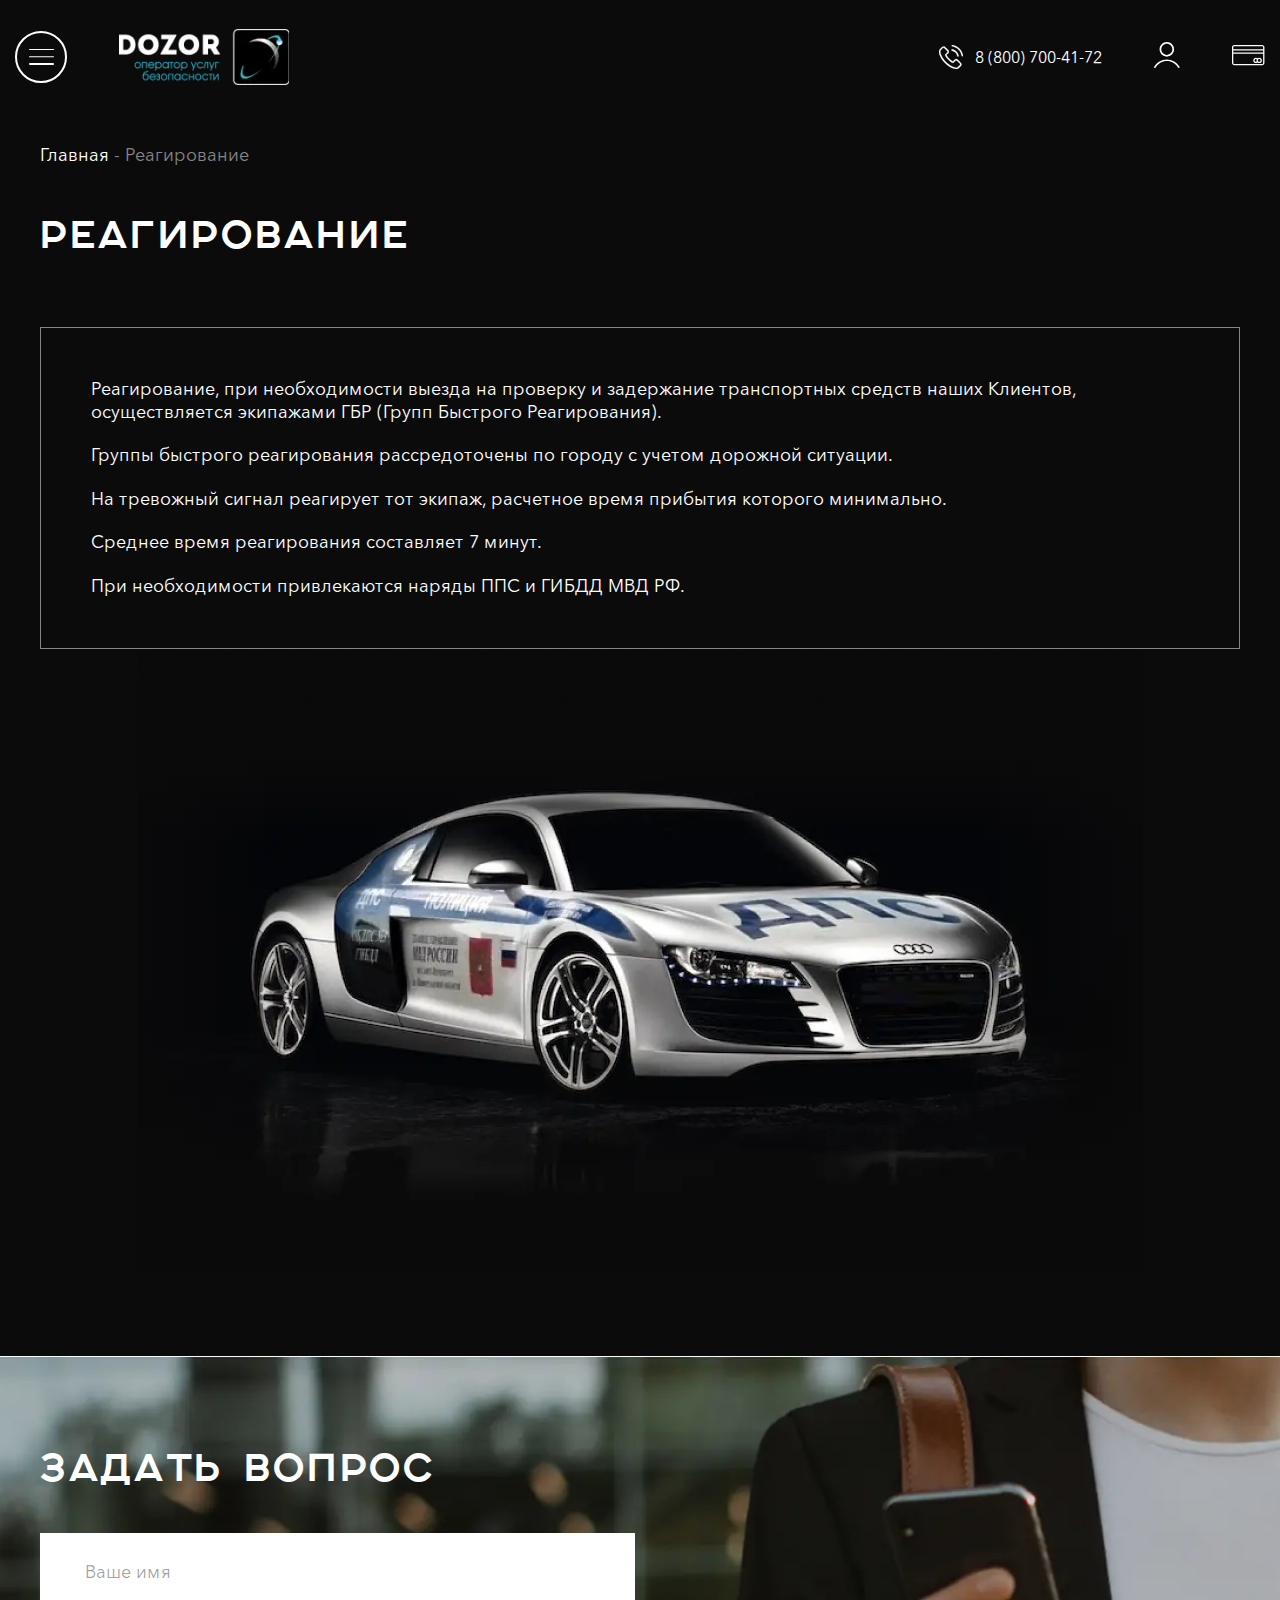
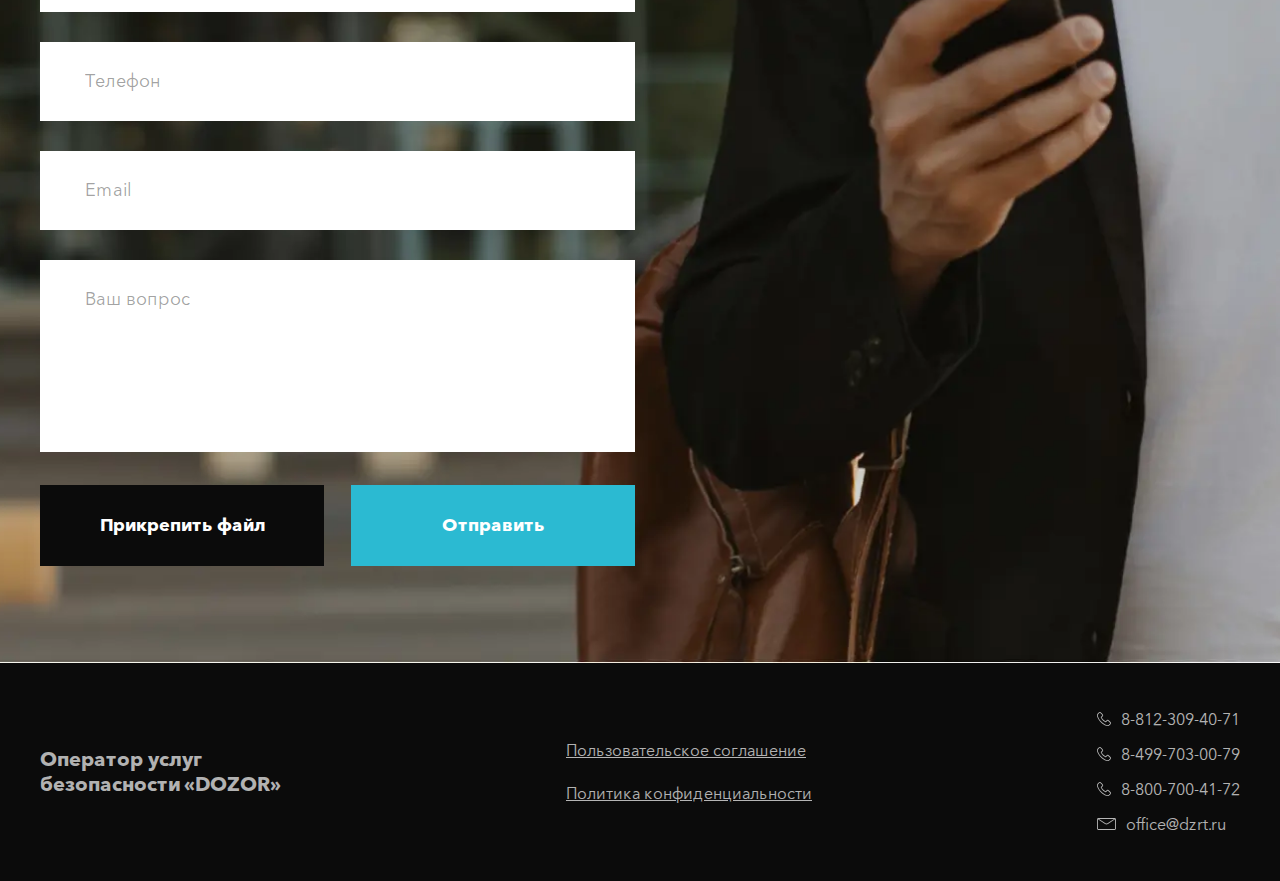
<file: response.html>
<!DOCTYPE html>
<html lang="ru">
  <head>
  <meta charset="UTF-8" />
  <meta name="viewport" content="width=device-width, initial-scale=1.0" />
  <meta name="robots" content="noindex, nofollow"/>
  <title>Главная</title>
  <!-- STYLES -->
  <link
    rel="stylesheet"
    href="https://cdn.jsdelivr.net/npm/swiper@8/swiper-bundle.min.css?_v=20221013220709"
  />
  <link rel="stylesheet" href="css/style.min.css?_v=20221013220709" />
</head>

  <body>
    <div class="wrapper">
      <!-- .header -->
<header class="header">
  <div class="header__container">
    <div class="header__body">
      <nav class="header__menu">
        <ul class="header__list">
          <li><a href="advantage.html">Преимущества</a></li>
          <li><a href="rates.html">Тарифы</a></li>
          <li><a href="response.html">Реагирование</a></li>
          <li><a href="insurance.html">Страхование</a></li>
          <li><a href="opportunity.html">Мобильное приложение</a></li>
          <li><a href="contacts.html">Контакты</a></li>
        </ul>
        <a href="tel:+78007004172" class="header__phone">
          <svg
            width="24"
            height="24"
            viewBox="0 0 24 24"
            xmlns="http://www.w3.org/2000/svg"
          >
            <mask id="path-1-inside-1_581_219">
              <path
                fill-rule="evenodd"
                clip-rule="evenodd"
                d="M18.9763 14.8649C18.7589 14.6238 18.4944 14.4299 18.1991 14.2949C17.9037 14.1599 17.5839 14.0869 17.2592 14.0802C16.932 14.0875 16.6096 14.1603 16.311 14.2943C16.0124 14.4284 15.7437 14.621 15.521 14.8607L13.9201 16.4548C13.788 16.384 13.6559 16.3191 13.5291 16.252C13.3442 16.1617 13.1752 16.0746 13.0272 15.9838C11.4374 14.9524 10.0259 13.6697 8.84803 12.1856C8.30424 11.5259 7.8446 10.8011 7.47964 10.0281C7.89703 9.6484 8.28271 9.25238 8.65783 8.87377C8.80048 8.7312 8.94317 8.58441 9.08582 8.44342C9.33592 8.225 9.53635 7.95564 9.67369 7.6534C9.81103 7.35117 9.88207 7.02307 9.88207 6.69113C9.88207 6.35919 9.81103 6.03109 9.67369 5.72886C9.53635 5.42663 9.33592 5.15726 9.08582 4.93884L7.69628 3.55644C7.53778 3.39803 7.37927 3.23645 7.22605 3.07487C6.91961 2.76121 6.60258 2.43647 6.26972 2.13338C6.05069 1.9029 5.78795 1.71836 5.49675 1.59052C5.20556 1.46269 4.89177 1.39413 4.57377 1.38885C3.92246 1.40093 3.30197 1.66832 2.84608 2.13338L2.83551 2.14288L1.10782 3.88012C0.469688 4.50748 0.0795011 5.34388 0.00889519 6.2357C-0.0485939 7.52024 0.173103 8.80198 0.658744 9.99269C1.56794 12.3561 2.88199 14.5431 4.54204 16.4559C6.71965 19.0692 9.43065 21.1876 12.4936 22.6693C13.885 23.3871 15.3998 23.8351 16.958 23.9894C17.0637 23.9931 17.18 23.9989 17.2804 23.9989C17.83 24.0122 18.3759 23.9069 18.8811 23.6901C19.3862 23.4733 19.8386 23.1502 20.2074 22.7427C20.2126 22.7326 20.2232 22.7274 20.2285 22.7173C20.508 22.3961 20.8042 22.09 21.1161 21.8001C21.3327 21.5926 21.5599 21.3777 21.7765 21.1469C22.2517 20.6858 22.5269 20.0567 22.5426 19.3949C22.5358 19.0675 22.463 18.7447 22.3287 18.446C22.1943 18.1473 22.0012 17.8786 21.7607 17.6561L18.9763 14.8649ZM20.7938 20.1981C20.7885 20.1981 20.7885 20.2033 20.7938 20.1981C20.593 20.4093 20.3923 20.6036 20.1704 20.8164C19.8428 21.1332 19.51 21.4601 19.193 21.8292C18.9533 22.0946 18.6583 22.3041 18.3287 22.4431C17.9991 22.5821 17.643 22.647 17.2856 22.6334C17.2064 22.6334 17.1271 22.6334 17.0532 22.6291C15.6691 22.4879 14.3245 22.0855 13.0906 21.4432C10.2066 20.0468 7.6541 18.0511 5.60401 15.5894C4.04189 13.7926 2.80475 11.7378 1.94793 9.51692C1.52361 8.51662 1.3286 7.43409 1.37728 6.3487C1.41879 5.77819 1.66896 5.24289 2.08001 4.84485L3.8077 3.11711C4.01094 2.90535 4.28609 2.77726 4.57906 2.75804C4.86421 2.77456 5.13161 2.90192 5.32404 3.11289L5.33984 3.12714C5.64627 3.41704 5.9422 3.7159 6.25392 4.03431C6.40714 4.19642 6.57088 4.35853 6.73466 4.52486L8.11891 5.90832C8.2439 5.99752 8.34576 6.11525 8.41604 6.25173C8.48633 6.38821 8.52304 6.53949 8.52304 6.69298C8.52304 6.84647 8.48633 6.99775 8.41604 7.13423C8.34576 7.2707 8.2439 7.38844 8.11891 7.47764C7.97098 7.62391 7.82835 7.77176 7.68042 7.9138C7.25774 8.34838 6.8509 8.75391 6.4071 9.14941C6.39728 9.15654 6.38844 9.16487 6.38072 9.17423C6.22476 9.31625 6.11623 9.50277 6.06992 9.70849C6.02361 9.91422 6.04177 10.1292 6.12184 10.3243C6.12712 10.3391 6.12706 10.3544 6.13235 10.3692C6.55302 11.331 7.10607 12.2295 7.77548 13.0384L7.78077 13.0432C9.0471 14.646 10.5699 16.0286 12.2875 17.1349C12.489 17.2596 12.6971 17.3731 12.911 17.475C13.0906 17.5658 13.265 17.6519 13.4129 17.7432C13.433 17.7535 13.4524 17.7652 13.471 17.7781C13.6779 17.8906 13.9169 17.93 14.149 17.8897C14.3811 17.8494 14.5927 17.7319 14.7496 17.5563L16.4826 15.8238C16.6797 15.6034 16.9539 15.4671 17.2487 15.4431C17.3892 15.4509 17.5265 15.4878 17.652 15.5514C17.7775 15.615 17.8885 15.704 17.9778 15.8127L17.9883 15.8233L20.7885 18.6139C20.9101 18.7069 21.0087 18.8265 21.0767 18.9636C21.1448 19.1006 21.1804 19.2515 21.1809 19.4044C21.1814 19.5574 21.1468 19.7085 21.0796 19.846C21.0125 19.9835 20.9147 20.1038 20.7938 20.1975V20.1981ZM12.9638 5.70661C14.2899 5.93527 15.513 6.568 16.4654 7.51816C17.4178 8.46833 18.053 9.68949 18.2842 11.0144C18.3113 11.1738 18.3942 11.3183 18.518 11.4222C18.6419 11.5261 18.7988 11.5826 18.9605 11.5815C18.9975 11.5815 19.0344 11.5757 19.0767 11.572C19.1657 11.5572 19.2508 11.5248 19.3273 11.4769C19.4037 11.4289 19.4698 11.3663 19.5219 11.2927C19.574 11.219 19.6109 11.1358 19.6306 11.0478C19.6504 10.9598 19.6525 10.8688 19.6368 10.78C19.3594 9.17636 18.5918 7.69799 17.4394 6.54818C16.2871 5.39837 14.8066 4.63361 13.2016 4.35905C13.0232 4.3289 12.8402 4.37067 12.6926 4.4752C12.545 4.57973 12.4449 4.73849 12.4143 4.91666C12.3975 5.00469 12.3984 5.09519 12.417 5.18286C12.4356 5.27053 12.4716 5.3536 12.5227 5.42719C12.5739 5.50078 12.6393 5.56341 12.7151 5.61139C12.7908 5.65937 12.8754 5.69174 12.9638 5.70661V5.70661ZM23.9903 10.583C23.5311 7.94311 22.266 5.50981 20.3685 3.61681C18.471 1.72381 16.034 0.463816 13.3917 0.00961183C13.2136 -0.0205735 13.0308 0.0209824 12.8833 0.125186C12.7357 0.22939 12.6355 0.387756 12.6045 0.565634C12.575 0.745511 12.6179 0.929759 12.7238 1.07816C12.8298 1.22655 12.9901 1.32704 13.1699 1.35769C15.5307 1.76489 17.7077 2.89176 19.4027 4.58387C21.0977 6.27599 22.2276 8.45055 22.6377 10.8096C22.6649 10.9689 22.7478 11.1133 22.8717 11.2172C22.9956 11.3211 23.1523 11.3776 23.314 11.3767C23.3529 11.3756 23.3917 11.3722 23.4302 11.3666C23.5186 11.3526 23.6033 11.3211 23.6794 11.2741C23.7555 11.2271 23.8214 11.1654 23.8735 11.0927C23.9256 11.0201 23.9628 10.9378 23.9828 10.8506C24.0029 10.7635 24.0054 10.6733 23.9903 10.5851V10.583Z"
              />
            </mask>
            <path
              fill-rule="evenodd"
              clip-rule="evenodd"
              d="M18.9763 14.8649C18.7589 14.6238 18.4944 14.4299 18.1991 14.2949C17.9037 14.1599 17.5839 14.0869 17.2592 14.0802C16.932 14.0875 16.6096 14.1603 16.311 14.2943C16.0124 14.4284 15.7437 14.621 15.521 14.8607L13.9201 16.4548C13.788 16.384 13.6559 16.3191 13.5291 16.252C13.3442 16.1617 13.1752 16.0746 13.0272 15.9838C11.4374 14.9524 10.0259 13.6697 8.84803 12.1856C8.30424 11.5259 7.8446 10.8011 7.47964 10.0281C7.89703 9.6484 8.28271 9.25238 8.65783 8.87377C8.80048 8.7312 8.94317 8.58441 9.08582 8.44342C9.33592 8.225 9.53635 7.95564 9.67369 7.6534C9.81103 7.35117 9.88207 7.02307 9.88207 6.69113C9.88207 6.35919 9.81103 6.03109 9.67369 5.72886C9.53635 5.42663 9.33592 5.15726 9.08582 4.93884L7.69628 3.55644C7.53778 3.39803 7.37927 3.23645 7.22605 3.07487C6.91961 2.76121 6.60258 2.43647 6.26972 2.13338C6.05069 1.9029 5.78795 1.71836 5.49675 1.59052C5.20556 1.46269 4.89177 1.39413 4.57377 1.38885C3.92246 1.40093 3.30197 1.66832 2.84608 2.13338L2.83551 2.14288L1.10782 3.88012C0.469688 4.50748 0.0795011 5.34388 0.00889519 6.2357C-0.0485939 7.52024 0.173103 8.80198 0.658744 9.99269C1.56794 12.3561 2.88199 14.5431 4.54204 16.4559C6.71965 19.0692 9.43065 21.1876 12.4936 22.6693C13.885 23.3871 15.3998 23.8351 16.958 23.9894C17.0637 23.9931 17.18 23.9989 17.2804 23.9989C17.83 24.0122 18.3759 23.9069 18.8811 23.6901C19.3862 23.4733 19.8386 23.1502 20.2074 22.7427C20.2126 22.7326 20.2232 22.7274 20.2285 22.7173C20.508 22.3961 20.8042 22.09 21.1161 21.8001C21.3327 21.5926 21.5599 21.3777 21.7765 21.1469C22.2517 20.6858 22.5269 20.0567 22.5426 19.3949C22.5358 19.0675 22.463 18.7447 22.3287 18.446C22.1943 18.1473 22.0012 17.8786 21.7607 17.6561L18.9763 14.8649ZM20.7938 20.1981C20.7885 20.1981 20.7885 20.2033 20.7938 20.1981C20.593 20.4093 20.3923 20.6036 20.1704 20.8164C19.8428 21.1332 19.51 21.4601 19.193 21.8292C18.9533 22.0946 18.6583 22.3041 18.3287 22.4431C17.9991 22.5821 17.643 22.647 17.2856 22.6334C17.2064 22.6334 17.1271 22.6334 17.0532 22.6291C15.6691 22.4879 14.3245 22.0855 13.0906 21.4432C10.2066 20.0468 7.6541 18.0511 5.60401 15.5894C4.04189 13.7926 2.80475 11.7378 1.94793 9.51692C1.52361 8.51662 1.3286 7.43409 1.37728 6.3487C1.41879 5.77819 1.66896 5.24289 2.08001 4.84485L3.8077 3.11711C4.01094 2.90535 4.28609 2.77726 4.57906 2.75804C4.86421 2.77456 5.13161 2.90192 5.32404 3.11289L5.33984 3.12714C5.64627 3.41704 5.9422 3.7159 6.25392 4.03431C6.40714 4.19642 6.57088 4.35853 6.73466 4.52486L8.11891 5.90832C8.2439 5.99752 8.34576 6.11525 8.41604 6.25173C8.48633 6.38821 8.52304 6.53949 8.52304 6.69298C8.52304 6.84647 8.48633 6.99775 8.41604 7.13423C8.34576 7.2707 8.2439 7.38844 8.11891 7.47764C7.97098 7.62391 7.82835 7.77176 7.68042 7.9138C7.25774 8.34838 6.8509 8.75391 6.4071 9.14941C6.39728 9.15654 6.38844 9.16487 6.38072 9.17423C6.22476 9.31625 6.11623 9.50277 6.06992 9.70849C6.02361 9.91422 6.04177 10.1292 6.12184 10.3243C6.12712 10.3391 6.12706 10.3544 6.13235 10.3692C6.55302 11.331 7.10607 12.2295 7.77548 13.0384L7.78077 13.0432C9.0471 14.646 10.5699 16.0286 12.2875 17.1349C12.489 17.2596 12.6971 17.3731 12.911 17.475C13.0906 17.5658 13.265 17.6519 13.4129 17.7432C13.433 17.7535 13.4524 17.7652 13.471 17.7781C13.6779 17.8906 13.9169 17.93 14.149 17.8897C14.3811 17.8494 14.5927 17.7319 14.7496 17.5563L16.4826 15.8238C16.6797 15.6034 16.9539 15.4671 17.2487 15.4431C17.3892 15.4509 17.5265 15.4878 17.652 15.5514C17.7775 15.615 17.8885 15.704 17.9778 15.8127L17.9883 15.8233L20.7885 18.6139C20.9101 18.7069 21.0087 18.8265 21.0767 18.9636C21.1448 19.1006 21.1804 19.2515 21.1809 19.4044C21.1814 19.5574 21.1468 19.7085 21.0796 19.846C21.0125 19.9835 20.9147 20.1038 20.7938 20.1975V20.1981ZM12.9638 5.70661C14.2899 5.93527 15.513 6.568 16.4654 7.51816C17.4178 8.46833 18.053 9.68949 18.2842 11.0144C18.3113 11.1738 18.3942 11.3183 18.518 11.4222C18.6419 11.5261 18.7988 11.5826 18.9605 11.5815C18.9975 11.5815 19.0344 11.5757 19.0767 11.572C19.1657 11.5572 19.2508 11.5248 19.3273 11.4769C19.4037 11.4289 19.4698 11.3663 19.5219 11.2927C19.574 11.219 19.6109 11.1358 19.6306 11.0478C19.6504 10.9598 19.6525 10.8688 19.6368 10.78C19.3594 9.17636 18.5918 7.69799 17.4394 6.54818C16.2871 5.39837 14.8066 4.63361 13.2016 4.35905C13.0232 4.3289 12.8402 4.37067 12.6926 4.4752C12.545 4.57973 12.4449 4.73849 12.4143 4.91666C12.3975 5.00469 12.3984 5.09519 12.417 5.18286C12.4356 5.27053 12.4716 5.3536 12.5227 5.42719C12.5739 5.50078 12.6393 5.56341 12.7151 5.61139C12.7908 5.65937 12.8754 5.69174 12.9638 5.70661V5.70661ZM23.9903 10.583C23.5311 7.94311 22.266 5.50981 20.3685 3.61681C18.471 1.72381 16.034 0.463816 13.3917 0.00961183C13.2136 -0.0205735 13.0308 0.0209824 12.8833 0.125186C12.7357 0.22939 12.6355 0.387756 12.6045 0.565634C12.575 0.745511 12.6179 0.929759 12.7238 1.07816C12.8298 1.22655 12.9901 1.32704 13.1699 1.35769C15.5307 1.76489 17.7077 2.89176 19.4027 4.58387C21.0977 6.27599 22.2276 8.45055 22.6377 10.8096C22.6649 10.9689 22.7478 11.1133 22.8717 11.2172C22.9956 11.3211 23.1523 11.3776 23.314 11.3767C23.3529 11.3756 23.3917 11.3722 23.4302 11.3666C23.5186 11.3526 23.6033 11.3211 23.6794 11.2741C23.7555 11.2271 23.8214 11.1654 23.8735 11.0927C23.9256 11.0201 23.9628 10.9378 23.9828 10.8506C24.0029 10.7635 24.0054 10.6733 23.9903 10.5851V10.583Z"
              stroke-width="0.2"
              mask="url(#path-1-inside-1_581_219)"
            />
          </svg>

          <span>8 (800) 700-41-72</span>
        </a>
      </nav>
      <div class="header__burger">
        <div class="header__burger-inner">
          <span></span>
        </div>
      </div>
      <a href="index.html" class="header__logo">
        <picture><source srcset="img/logo.webp" type="image/webp"><img loading="lazy" src="img/logo.png" alt="Dozor" /></picture>
      </a>
      <a href="tel:+78007004172" class="header__phone">
        <svg
          width="24"
          height="24"
          viewBox="0 0 24 24"
          xmlns="http://www.w3.org/2000/svg"
        >
          <mask id="path-1-inside-1_581_219">
            <path
              fill-rule="evenodd"
              clip-rule="evenodd"
              d="M18.9763 14.8649C18.7589 14.6238 18.4944 14.4299 18.1991 14.2949C17.9037 14.1599 17.5839 14.0869 17.2592 14.0802C16.932 14.0875 16.6096 14.1603 16.311 14.2943C16.0124 14.4284 15.7437 14.621 15.521 14.8607L13.9201 16.4548C13.788 16.384 13.6559 16.3191 13.5291 16.252C13.3442 16.1617 13.1752 16.0746 13.0272 15.9838C11.4374 14.9524 10.0259 13.6697 8.84803 12.1856C8.30424 11.5259 7.8446 10.8011 7.47964 10.0281C7.89703 9.6484 8.28271 9.25238 8.65783 8.87377C8.80048 8.7312 8.94317 8.58441 9.08582 8.44342C9.33592 8.225 9.53635 7.95564 9.67369 7.6534C9.81103 7.35117 9.88207 7.02307 9.88207 6.69113C9.88207 6.35919 9.81103 6.03109 9.67369 5.72886C9.53635 5.42663 9.33592 5.15726 9.08582 4.93884L7.69628 3.55644C7.53778 3.39803 7.37927 3.23645 7.22605 3.07487C6.91961 2.76121 6.60258 2.43647 6.26972 2.13338C6.05069 1.9029 5.78795 1.71836 5.49675 1.59052C5.20556 1.46269 4.89177 1.39413 4.57377 1.38885C3.92246 1.40093 3.30197 1.66832 2.84608 2.13338L2.83551 2.14288L1.10782 3.88012C0.469688 4.50748 0.0795011 5.34388 0.00889519 6.2357C-0.0485939 7.52024 0.173103 8.80198 0.658744 9.99269C1.56794 12.3561 2.88199 14.5431 4.54204 16.4559C6.71965 19.0692 9.43065 21.1876 12.4936 22.6693C13.885 23.3871 15.3998 23.8351 16.958 23.9894C17.0637 23.9931 17.18 23.9989 17.2804 23.9989C17.83 24.0122 18.3759 23.9069 18.8811 23.6901C19.3862 23.4733 19.8386 23.1502 20.2074 22.7427C20.2126 22.7326 20.2232 22.7274 20.2285 22.7173C20.508 22.3961 20.8042 22.09 21.1161 21.8001C21.3327 21.5926 21.5599 21.3777 21.7765 21.1469C22.2517 20.6858 22.5269 20.0567 22.5426 19.3949C22.5358 19.0675 22.463 18.7447 22.3287 18.446C22.1943 18.1473 22.0012 17.8786 21.7607 17.6561L18.9763 14.8649ZM20.7938 20.1981C20.7885 20.1981 20.7885 20.2033 20.7938 20.1981C20.593 20.4093 20.3923 20.6036 20.1704 20.8164C19.8428 21.1332 19.51 21.4601 19.193 21.8292C18.9533 22.0946 18.6583 22.3041 18.3287 22.4431C17.9991 22.5821 17.643 22.647 17.2856 22.6334C17.2064 22.6334 17.1271 22.6334 17.0532 22.6291C15.6691 22.4879 14.3245 22.0855 13.0906 21.4432C10.2066 20.0468 7.6541 18.0511 5.60401 15.5894C4.04189 13.7926 2.80475 11.7378 1.94793 9.51692C1.52361 8.51662 1.3286 7.43409 1.37728 6.3487C1.41879 5.77819 1.66896 5.24289 2.08001 4.84485L3.8077 3.11711C4.01094 2.90535 4.28609 2.77726 4.57906 2.75804C4.86421 2.77456 5.13161 2.90192 5.32404 3.11289L5.33984 3.12714C5.64627 3.41704 5.9422 3.7159 6.25392 4.03431C6.40714 4.19642 6.57088 4.35853 6.73466 4.52486L8.11891 5.90832C8.2439 5.99752 8.34576 6.11525 8.41604 6.25173C8.48633 6.38821 8.52304 6.53949 8.52304 6.69298C8.52304 6.84647 8.48633 6.99775 8.41604 7.13423C8.34576 7.2707 8.2439 7.38844 8.11891 7.47764C7.97098 7.62391 7.82835 7.77176 7.68042 7.9138C7.25774 8.34838 6.8509 8.75391 6.4071 9.14941C6.39728 9.15654 6.38844 9.16487 6.38072 9.17423C6.22476 9.31625 6.11623 9.50277 6.06992 9.70849C6.02361 9.91422 6.04177 10.1292 6.12184 10.3243C6.12712 10.3391 6.12706 10.3544 6.13235 10.3692C6.55302 11.331 7.10607 12.2295 7.77548 13.0384L7.78077 13.0432C9.0471 14.646 10.5699 16.0286 12.2875 17.1349C12.489 17.2596 12.6971 17.3731 12.911 17.475C13.0906 17.5658 13.265 17.6519 13.4129 17.7432C13.433 17.7535 13.4524 17.7652 13.471 17.7781C13.6779 17.8906 13.9169 17.93 14.149 17.8897C14.3811 17.8494 14.5927 17.7319 14.7496 17.5563L16.4826 15.8238C16.6797 15.6034 16.9539 15.4671 17.2487 15.4431C17.3892 15.4509 17.5265 15.4878 17.652 15.5514C17.7775 15.615 17.8885 15.704 17.9778 15.8127L17.9883 15.8233L20.7885 18.6139C20.9101 18.7069 21.0087 18.8265 21.0767 18.9636C21.1448 19.1006 21.1804 19.2515 21.1809 19.4044C21.1814 19.5574 21.1468 19.7085 21.0796 19.846C21.0125 19.9835 20.9147 20.1038 20.7938 20.1975V20.1981ZM12.9638 5.70661C14.2899 5.93527 15.513 6.568 16.4654 7.51816C17.4178 8.46833 18.053 9.68949 18.2842 11.0144C18.3113 11.1738 18.3942 11.3183 18.518 11.4222C18.6419 11.5261 18.7988 11.5826 18.9605 11.5815C18.9975 11.5815 19.0344 11.5757 19.0767 11.572C19.1657 11.5572 19.2508 11.5248 19.3273 11.4769C19.4037 11.4289 19.4698 11.3663 19.5219 11.2927C19.574 11.219 19.6109 11.1358 19.6306 11.0478C19.6504 10.9598 19.6525 10.8688 19.6368 10.78C19.3594 9.17636 18.5918 7.69799 17.4394 6.54818C16.2871 5.39837 14.8066 4.63361 13.2016 4.35905C13.0232 4.3289 12.8402 4.37067 12.6926 4.4752C12.545 4.57973 12.4449 4.73849 12.4143 4.91666C12.3975 5.00469 12.3984 5.09519 12.417 5.18286C12.4356 5.27053 12.4716 5.3536 12.5227 5.42719C12.5739 5.50078 12.6393 5.56341 12.7151 5.61139C12.7908 5.65937 12.8754 5.69174 12.9638 5.70661V5.70661ZM23.9903 10.583C23.5311 7.94311 22.266 5.50981 20.3685 3.61681C18.471 1.72381 16.034 0.463816 13.3917 0.00961183C13.2136 -0.0205735 13.0308 0.0209824 12.8833 0.125186C12.7357 0.22939 12.6355 0.387756 12.6045 0.565634C12.575 0.745511 12.6179 0.929759 12.7238 1.07816C12.8298 1.22655 12.9901 1.32704 13.1699 1.35769C15.5307 1.76489 17.7077 2.89176 19.4027 4.58387C21.0977 6.27599 22.2276 8.45055 22.6377 10.8096C22.6649 10.9689 22.7478 11.1133 22.8717 11.2172C22.9956 11.3211 23.1523 11.3776 23.314 11.3767C23.3529 11.3756 23.3917 11.3722 23.4302 11.3666C23.5186 11.3526 23.6033 11.3211 23.6794 11.2741C23.7555 11.2271 23.8214 11.1654 23.8735 11.0927C23.9256 11.0201 23.9628 10.9378 23.9828 10.8506C24.0029 10.7635 24.0054 10.6733 23.9903 10.5851V10.583Z"
            />
          </mask>
          <path
            fill-rule="evenodd"
            clip-rule="evenodd"
            d="M18.9763 14.8649C18.7589 14.6238 18.4944 14.4299 18.1991 14.2949C17.9037 14.1599 17.5839 14.0869 17.2592 14.0802C16.932 14.0875 16.6096 14.1603 16.311 14.2943C16.0124 14.4284 15.7437 14.621 15.521 14.8607L13.9201 16.4548C13.788 16.384 13.6559 16.3191 13.5291 16.252C13.3442 16.1617 13.1752 16.0746 13.0272 15.9838C11.4374 14.9524 10.0259 13.6697 8.84803 12.1856C8.30424 11.5259 7.8446 10.8011 7.47964 10.0281C7.89703 9.6484 8.28271 9.25238 8.65783 8.87377C8.80048 8.7312 8.94317 8.58441 9.08582 8.44342C9.33592 8.225 9.53635 7.95564 9.67369 7.6534C9.81103 7.35117 9.88207 7.02307 9.88207 6.69113C9.88207 6.35919 9.81103 6.03109 9.67369 5.72886C9.53635 5.42663 9.33592 5.15726 9.08582 4.93884L7.69628 3.55644C7.53778 3.39803 7.37927 3.23645 7.22605 3.07487C6.91961 2.76121 6.60258 2.43647 6.26972 2.13338C6.05069 1.9029 5.78795 1.71836 5.49675 1.59052C5.20556 1.46269 4.89177 1.39413 4.57377 1.38885C3.92246 1.40093 3.30197 1.66832 2.84608 2.13338L2.83551 2.14288L1.10782 3.88012C0.469688 4.50748 0.0795011 5.34388 0.00889519 6.2357C-0.0485939 7.52024 0.173103 8.80198 0.658744 9.99269C1.56794 12.3561 2.88199 14.5431 4.54204 16.4559C6.71965 19.0692 9.43065 21.1876 12.4936 22.6693C13.885 23.3871 15.3998 23.8351 16.958 23.9894C17.0637 23.9931 17.18 23.9989 17.2804 23.9989C17.83 24.0122 18.3759 23.9069 18.8811 23.6901C19.3862 23.4733 19.8386 23.1502 20.2074 22.7427C20.2126 22.7326 20.2232 22.7274 20.2285 22.7173C20.508 22.3961 20.8042 22.09 21.1161 21.8001C21.3327 21.5926 21.5599 21.3777 21.7765 21.1469C22.2517 20.6858 22.5269 20.0567 22.5426 19.3949C22.5358 19.0675 22.463 18.7447 22.3287 18.446C22.1943 18.1473 22.0012 17.8786 21.7607 17.6561L18.9763 14.8649ZM20.7938 20.1981C20.7885 20.1981 20.7885 20.2033 20.7938 20.1981C20.593 20.4093 20.3923 20.6036 20.1704 20.8164C19.8428 21.1332 19.51 21.4601 19.193 21.8292C18.9533 22.0946 18.6583 22.3041 18.3287 22.4431C17.9991 22.5821 17.643 22.647 17.2856 22.6334C17.2064 22.6334 17.1271 22.6334 17.0532 22.6291C15.6691 22.4879 14.3245 22.0855 13.0906 21.4432C10.2066 20.0468 7.6541 18.0511 5.60401 15.5894C4.04189 13.7926 2.80475 11.7378 1.94793 9.51692C1.52361 8.51662 1.3286 7.43409 1.37728 6.3487C1.41879 5.77819 1.66896 5.24289 2.08001 4.84485L3.8077 3.11711C4.01094 2.90535 4.28609 2.77726 4.57906 2.75804C4.86421 2.77456 5.13161 2.90192 5.32404 3.11289L5.33984 3.12714C5.64627 3.41704 5.9422 3.7159 6.25392 4.03431C6.40714 4.19642 6.57088 4.35853 6.73466 4.52486L8.11891 5.90832C8.2439 5.99752 8.34576 6.11525 8.41604 6.25173C8.48633 6.38821 8.52304 6.53949 8.52304 6.69298C8.52304 6.84647 8.48633 6.99775 8.41604 7.13423C8.34576 7.2707 8.2439 7.38844 8.11891 7.47764C7.97098 7.62391 7.82835 7.77176 7.68042 7.9138C7.25774 8.34838 6.8509 8.75391 6.4071 9.14941C6.39728 9.15654 6.38844 9.16487 6.38072 9.17423C6.22476 9.31625 6.11623 9.50277 6.06992 9.70849C6.02361 9.91422 6.04177 10.1292 6.12184 10.3243C6.12712 10.3391 6.12706 10.3544 6.13235 10.3692C6.55302 11.331 7.10607 12.2295 7.77548 13.0384L7.78077 13.0432C9.0471 14.646 10.5699 16.0286 12.2875 17.1349C12.489 17.2596 12.6971 17.3731 12.911 17.475C13.0906 17.5658 13.265 17.6519 13.4129 17.7432C13.433 17.7535 13.4524 17.7652 13.471 17.7781C13.6779 17.8906 13.9169 17.93 14.149 17.8897C14.3811 17.8494 14.5927 17.7319 14.7496 17.5563L16.4826 15.8238C16.6797 15.6034 16.9539 15.4671 17.2487 15.4431C17.3892 15.4509 17.5265 15.4878 17.652 15.5514C17.7775 15.615 17.8885 15.704 17.9778 15.8127L17.9883 15.8233L20.7885 18.6139C20.9101 18.7069 21.0087 18.8265 21.0767 18.9636C21.1448 19.1006 21.1804 19.2515 21.1809 19.4044C21.1814 19.5574 21.1468 19.7085 21.0796 19.846C21.0125 19.9835 20.9147 20.1038 20.7938 20.1975V20.1981ZM12.9638 5.70661C14.2899 5.93527 15.513 6.568 16.4654 7.51816C17.4178 8.46833 18.053 9.68949 18.2842 11.0144C18.3113 11.1738 18.3942 11.3183 18.518 11.4222C18.6419 11.5261 18.7988 11.5826 18.9605 11.5815C18.9975 11.5815 19.0344 11.5757 19.0767 11.572C19.1657 11.5572 19.2508 11.5248 19.3273 11.4769C19.4037 11.4289 19.4698 11.3663 19.5219 11.2927C19.574 11.219 19.6109 11.1358 19.6306 11.0478C19.6504 10.9598 19.6525 10.8688 19.6368 10.78C19.3594 9.17636 18.5918 7.69799 17.4394 6.54818C16.2871 5.39837 14.8066 4.63361 13.2016 4.35905C13.0232 4.3289 12.8402 4.37067 12.6926 4.4752C12.545 4.57973 12.4449 4.73849 12.4143 4.91666C12.3975 5.00469 12.3984 5.09519 12.417 5.18286C12.4356 5.27053 12.4716 5.3536 12.5227 5.42719C12.5739 5.50078 12.6393 5.56341 12.7151 5.61139C12.7908 5.65937 12.8754 5.69174 12.9638 5.70661V5.70661ZM23.9903 10.583C23.5311 7.94311 22.266 5.50981 20.3685 3.61681C18.471 1.72381 16.034 0.463816 13.3917 0.00961183C13.2136 -0.0205735 13.0308 0.0209824 12.8833 0.125186C12.7357 0.22939 12.6355 0.387756 12.6045 0.565634C12.575 0.745511 12.6179 0.929759 12.7238 1.07816C12.8298 1.22655 12.9901 1.32704 13.1699 1.35769C15.5307 1.76489 17.7077 2.89176 19.4027 4.58387C21.0977 6.27599 22.2276 8.45055 22.6377 10.8096C22.6649 10.9689 22.7478 11.1133 22.8717 11.2172C22.9956 11.3211 23.1523 11.3776 23.314 11.3767C23.3529 11.3756 23.3917 11.3722 23.4302 11.3666C23.5186 11.3526 23.6033 11.3211 23.6794 11.2741C23.7555 11.2271 23.8214 11.1654 23.8735 11.0927C23.9256 11.0201 23.9628 10.9378 23.9828 10.8506C24.0029 10.7635 24.0054 10.6733 23.9903 10.5851V10.583Z"
            stroke-width="0.2"
            mask="url(#path-1-inside-1_581_219)"
          />
        </svg>

        <span>8 (800) 700-41-72</span>
      </a>
      <a href="" class="header__user">
        <svg
          width="26"
          height="27"
          viewBox="0 0 26 27"
          xmlns="http://www.w3.org/2000/svg"
        >
          <path
            d="M12.8379 14.6324C8.82582 14.6324 5.57168 11.3786 5.57168 7.36622C5.57168 3.35414 8.82582 0.1 12.8379 0.1C16.85 0.1 20.1041 3.35414 20.1041 7.36622C20.1041 11.3783 16.85 14.6324 12.8379 14.6324ZM12.8383 12.9111C15.9042 12.9111 18.3831 10.4321 18.3831 7.36622C18.3831 4.3003 15.9042 1.82135 12.8383 1.82135C9.77234 1.82135 7.2934 4.3003 7.2934 7.36622C7.2934 10.4321 9.77234 12.9111 12.8383 12.9111Z"
            stroke-width="0.2"
          />
          <path
            d="M23.9786 25.6113L23.9748 25.6046C21.6833 21.6022 17.4224 19.1165 12.8379 19.1165C8.25337 19.1165 3.99264 21.6022 1.701 25.6046L1.70086 25.6045L1.69834 25.6095C1.55901 25.8882 1.24696 26.0347 0.955033 26.0347C0.809364 26.0347 0.667797 26.0059 0.526051 25.9208L0.526063 25.9208L0.524215 25.9198C0.124688 25.6915 -0.0202502 25.1444 0.20911 24.743L0.209145 24.7429C2.78598 20.226 7.62132 17.3949 12.8379 17.3949C18.054 17.3949 22.889 20.2253 25.4659 24.7416C25.6972 25.1768 25.5501 25.692 25.1516 25.9197C24.7523 26.1478 24.2092 26.0058 23.9786 25.6113Z"
            stroke-width="0.2"
          />
        </svg>
      </a>
      <a href="#pay_popup" class="header__pay popup-link">
        <svg
          width="33"
          height="21"
          viewBox="0 0 33 21"
          xmlns="http://www.w3.org/2000/svg"
        >
          <path
            d="M0 8.20645C0 8.20714 0.000363521 8.20748 0.000363521 8.20782V18.0862C0.000363521 19.2904 1.0353 20.2703 2.30726 20.2703H30.1252C31.3975 20.2703 32.4324 19.2904 32.4324 18.0862L32.4321 2.18405C32.4321 0.979822 31.3971 0 30.1248 0H2.30783C1.03587 0 0.000930102 0.979822 0.000930102 2.18405V4.79594C0.000930102 4.79663 0.000566581 4.79697 0.000566581 4.79731C0.000566581 4.798 0.000930102 4.79835 0.000930102 4.79869V8.2045C0.000566605 8.20553 0.000566581 8.20587 0.000566581 8.20656L0 8.20645ZM31.1346 7.59246H1.29728V5.41149H31.1346V7.59246ZM30.1244 19.0418H2.30746C1.75054 19.0418 1.29755 18.6129 1.29755 18.0857V8.82047H31.1349V18.0857C31.1349 18.6129 30.6816 19.0418 30.1247 19.0418H30.1244ZM2.30746 1.22771H30.1254C30.6823 1.22771 31.1353 1.65654 31.1353 2.18383V4.18304H1.29793V2.18383C1.29793 1.65623 1.75087 1.22771 2.30783 1.22771H2.30746Z"
          />
          <path
            d="M27.2429 12.7088C26.6206 12.7088 26.054 12.9289 25.5971 13.2839C25.1309 12.9211 24.5561 12.7065 23.9498 12.7065C22.4612 12.7065 21.25 13.9174 21.25 15.4063C21.25 16.8949 22.4613 18.1064 23.9498 18.1064C24.5635 18.1064 25.1324 17.8971 25.5978 17.5343C26.0547 17.8889 26.6209 18.1087 27.2424 18.1087C28.731 18.1087 29.9422 16.8974 29.9422 15.4089C29.9426 13.9197 28.7318 12.7088 27.2429 12.7088ZM22.5769 15.406C22.5769 14.649 23.1929 14.033 23.9499 14.033C24.2543 14.033 24.5421 14.1397 24.7767 14.3193C24.6287 14.6531 24.5428 15.02 24.5428 15.4081C24.5428 15.7959 24.6283 16.1628 24.7763 16.4963C24.5417 16.6751 24.2573 16.7792 23.9499 16.7792C23.1929 16.7796 22.5769 16.1633 22.5769 15.406ZM27.2429 16.7815C26.4856 16.7815 25.8696 16.1655 25.8696 15.4085C25.8696 14.6516 26.4856 14.0356 27.2429 14.0356C27.9998 14.0356 28.6159 14.6516 28.6159 15.4085C28.6162 16.1654 28.0002 16.7815 27.2429 16.7815Z"
          />
        </svg>
      </a>
    </div>
  </div>
</header>
<!-- /.header -->


      <!-- .main -->
      <main class="main">
        <!-- .response -->
        <section class="response">
          <div class="response__container">
            <div class="response__body">
              <!-- .crumbs -->
<div class="crumbs">
  <div class="crumbs__body">
    <ul class="crumbs__list">
      <li>
        <a href="">Главная</a>
      </li>
      <li>Реагирование</li>
    </ul>
  </div>
</div>
<!-- /.crumbs -->

              <h1 class="response__title title">Реагирование</h1>
              <div class="response__content">
                <p>
                  Реагирование, при необходимости выезда на проверку и
                  задержание транспортных средств наших Клиентов, осуществляется
                  экипажами ГБР (Групп Быстрого Реагирования).
                </p>
                <p>
                  Группы быстрого реагирования рассредоточены по городу с учетом
                  дорожной ситуации.
                </p>
                <p>
                  На тревожный сигнал реагирует тот экипаж, расчетное время
                  прибытия которого минимально.
                </p>
                <p>Среднее время реагирования составляет 7 минут.</p>
                <p>При необходимости привлекаются наряды ППС и ГИБДД МВД РФ.</p>
              </div>
              <div class="response__img">
                <picture><source srcset="img/response/01.webp" type="image/webp"><img loading="lazy" src="img/response/01.png" alt="" /></picture>
              </div>
            </div>
          </div>
        </section>
        <!-- /.response -->

        <!-- .question -->
<section class="question">
  <div class="question__bg">
    <picture><source srcset="img/general/question/01.webp" type="image/webp"><img loading="lazy" src="img/general/question/01.jpg" alt=""></picture>
    <picture><source srcset="img/general/question/02.webp" type="image/webp"><img loading="lazy" src="img/general/question/02.jpg" alt=""></picture>
  </div>
  <div class="question__container">
    <div class="question__body">
      <h2 class="question__title title">Задать вопрос</h2>
      <form class="question__form">
        <div class="question__field">
          <input type="text" placeholder="Ваше имя">
        </div>
        <div class="question__field">
          <input type="tel" placeholder="Телефон" data-tel-input>
        </div>
        <div class="question__field">
          <input type="mail" placeholder="Email">
        </div>
        <div class="question__field">
          <textarea placeholder="Ваш вопрос"></textarea>
        </div>
        <div class="question__btns">
          <div class="question__file">
            <span>Прикрепить файл</span>
            <input type="file">
          </div>
          <button class="question__btn">Отправить</button>
        </div>
      </form>
    </div>
  </div>
</section>
<!-- /.question -->
      </main>
      <!-- /.main -->

      <!-- .footer -->
<footer class="footer">
  <div class="footer__container">
    <div class="footer__body">
      <div class="footer__title">
        Оператор услуг <br />
        безопасности «DOZOR»
      </div>
      <div class="footer__links">
        <div class="footer__link">
          <a href="">Пользовательское <br> соглашение</a>
        </div>
        <div class="footer__link">
          <a href="">Политика <br> конфиденциальности</a>
        </div>
      </div>
      <div class="footer__contacts">
        <div class="footer__contact">
          <a href="tel:+78123094071">
            <svg
              width="14"
              height="14"
              viewBox="0 0 14 14"
              fill="none"
              xmlns="http://www.w3.org/2000/svg"
            >
              <path
                fill-rule="evenodd"
                clip-rule="evenodd"
                d="M11.7852 8.34387C11.6501 8.19462 11.4858 8.07451 11.3024 7.99096C11.119 7.9074 10.9204 7.86216 10.7188 7.85804C10.5155 7.86252 10.3153 7.9076 10.1298 7.9906C9.94442 8.07361 9.77757 8.19284 9.63923 8.34126L8.645 9.32829C8.56297 9.28448 8.48094 9.24427 8.40219 9.20275C8.28735 9.14684 8.18237 9.0929 8.09049 9.03666C7.10316 8.39808 6.22656 7.60383 5.49502 6.68497C5.15731 6.27647 4.87185 5.82774 4.6452 5.34909C4.90441 5.11402 5.14394 4.86881 5.3769 4.63439C5.4655 4.54612 5.55411 4.45523 5.6427 4.36794C5.79803 4.2327 5.9225 4.06592 6.0078 3.87879C6.09309 3.69166 6.13721 3.48851 6.13721 3.28298C6.13721 3.07746 6.09309 2.87431 6.0078 2.68718C5.9225 2.50005 5.79803 2.33327 5.6427 2.19803L4.77974 1.34209C4.6813 1.24401 4.58286 1.14397 4.4877 1.04392C4.29739 0.849721 4.1005 0.648652 3.89378 0.460987C3.75775 0.318285 3.59458 0.204022 3.41373 0.124872C3.23289 0.0457213 3.03801 0.00327096 2.84052 0C2.43602 0.00748452 2.05067 0.173044 1.76755 0.460987L1.76098 0.466873L0.688007 1.54251C0.291698 1.93094 0.0493738 2.44882 0.00552431 3.001C-0.030179 3.79634 0.107505 4.58994 0.40911 5.32718C0.973763 6.79049 1.78985 8.14464 2.82081 9.32895C4.17321 10.947 5.85686 12.2587 7.75908 13.1761C8.6232 13.6205 9.56399 13.8979 10.5317 13.9934C10.5973 13.9957 10.6696 13.9993 10.7319 13.9993C11.0732 14.0076 11.4123 13.9424 11.726 13.8081C12.0397 13.6739 12.3207 13.4738 12.5497 13.2215C12.553 13.2153 12.5595 13.212 12.5628 13.2058C12.7364 13.0069 12.9204 12.8174 13.114 12.6379C13.2486 12.5094 13.3897 12.3764 13.5242 12.2335C13.8193 11.948 13.9902 11.5585 14 11.1487C13.9957 10.946 13.9505 10.7461 13.8671 10.5612C13.7837 10.3762 13.6637 10.2099 13.5144 10.0721L11.7852 8.34387ZM12.9139 11.646C12.9106 11.6492 12.9106 11.646 12.9139 11.646C12.7892 11.7768 12.6645 11.8971 12.5267 12.0288C12.3233 12.225 12.1166 12.4274 11.9197 12.6559C11.7709 12.8202 11.5876 12.95 11.3829 13.036C11.1783 13.1221 10.9571 13.1623 10.7351 13.1538C10.6859 13.1538 10.6367 13.1538 10.5908 13.1512C9.73125 13.0638 8.89616 12.8146 8.12987 12.4169C6.33874 11.5523 4.75354 10.3166 3.48034 8.79244C2.5102 7.67997 1.74188 6.4077 1.20975 5.03261C0.94623 4.41326 0.825121 3.743 0.855353 3.07096C0.881135 2.71772 1.0365 2.38628 1.29178 2.13983L2.36475 1.07008C2.49097 0.938964 2.66185 0.859657 2.8438 0.847759C3.0209 0.857985 3.18696 0.93684 3.30647 1.06746L3.31628 1.07629C3.50659 1.25578 3.69037 1.44083 3.88397 1.63798C3.97912 1.73835 4.08081 1.83872 4.18253 1.9417L5.04221 2.79829C5.11983 2.85352 5.18309 2.92642 5.22674 3.01092C5.27039 3.09542 5.29319 3.18909 5.29319 3.28413C5.29319 3.37916 5.27039 3.47283 5.22674 3.55733C5.18309 3.64183 5.11983 3.71473 5.04221 3.76996C4.95034 3.86052 4.86176 3.95207 4.76988 4.04001C4.50739 4.30909 4.25472 4.56018 3.9791 4.80506C3.973 4.80947 3.96751 4.81463 3.96271 4.82042C3.86586 4.90836 3.79845 5.02384 3.76969 5.15122C3.74093 5.2786 3.75221 5.41171 3.80194 5.5325C3.80522 5.54166 3.80518 5.55114 3.80846 5.56029C4.06972 6.15585 4.41319 6.71212 4.82892 7.21298L4.83221 7.21592C5.61866 8.20835 6.56439 9.06438 7.63111 9.74939C7.75621 9.82659 7.88548 9.89688 8.01832 9.95994C8.12988 10.0162 8.23814 10.0695 8.33002 10.126C8.34251 10.1324 8.35457 10.1396 8.36611 10.1476C8.49461 10.2173 8.64301 10.2416 8.78715 10.2167C8.9313 10.1918 9.06275 10.119 9.16018 10.0103L10.2364 8.9376C10.3588 8.80115 10.5291 8.71676 10.7122 8.70187C10.7995 8.70671 10.8847 8.72955 10.9627 8.76895C11.0406 8.80834 11.1095 8.86343 11.165 8.93073L11.1716 8.93727L12.9106 10.6652C12.9861 10.7227 13.0474 10.7968 13.0896 10.8816C13.1319 10.9665 13.154 11.0599 13.1543 11.1546C13.1546 11.2493 13.1331 11.3429 13.0914 11.428C13.0497 11.5131 12.989 11.5879 12.9139 11.646Z"
                fill="#B6B6B6"
              />
            </svg>

            <span>8-812-309-40-71</span>
          </a>
        </div>

        <div class="footer__contact">
          <a href="tel:+74997030079">
            <svg
              width="14"
              height="14"
              viewBox="0 0 14 14"
              fill="none"
              xmlns="http://www.w3.org/2000/svg"
            >
              <path
                fill-rule="evenodd"
                clip-rule="evenodd"
                d="M11.7852 8.34387C11.6501 8.19462 11.4858 8.07451 11.3024 7.99096C11.119 7.9074 10.9204 7.86216 10.7188 7.85804C10.5155 7.86252 10.3153 7.9076 10.1298 7.9906C9.94442 8.07361 9.77757 8.19284 9.63923 8.34126L8.645 9.32829C8.56297 9.28448 8.48094 9.24427 8.40219 9.20275C8.28735 9.14684 8.18237 9.0929 8.09049 9.03666C7.10316 8.39808 6.22656 7.60383 5.49502 6.68497C5.15731 6.27647 4.87185 5.82774 4.6452 5.34909C4.90441 5.11402 5.14394 4.86881 5.3769 4.63439C5.4655 4.54612 5.55411 4.45523 5.6427 4.36794C5.79803 4.2327 5.9225 4.06592 6.0078 3.87879C6.09309 3.69166 6.13721 3.48851 6.13721 3.28298C6.13721 3.07746 6.09309 2.87431 6.0078 2.68718C5.9225 2.50005 5.79803 2.33327 5.6427 2.19803L4.77974 1.34209C4.6813 1.24401 4.58286 1.14397 4.4877 1.04392C4.29739 0.849721 4.1005 0.648652 3.89378 0.460987C3.75775 0.318285 3.59458 0.204022 3.41373 0.124872C3.23289 0.0457213 3.03801 0.00327096 2.84052 0C2.43602 0.00748452 2.05067 0.173044 1.76755 0.460987L1.76098 0.466873L0.688007 1.54251C0.291698 1.93094 0.0493738 2.44882 0.00552431 3.001C-0.030179 3.79634 0.107505 4.58994 0.40911 5.32718C0.973763 6.79049 1.78985 8.14464 2.82081 9.32895C4.17321 10.947 5.85686 12.2587 7.75908 13.1761C8.6232 13.6205 9.56399 13.8979 10.5317 13.9934C10.5973 13.9957 10.6696 13.9993 10.7319 13.9993C11.0732 14.0076 11.4123 13.9424 11.726 13.8081C12.0397 13.6739 12.3207 13.4738 12.5497 13.2215C12.553 13.2153 12.5595 13.212 12.5628 13.2058C12.7364 13.0069 12.9204 12.8174 13.114 12.6379C13.2486 12.5094 13.3897 12.3764 13.5242 12.2335C13.8193 11.948 13.9902 11.5585 14 11.1487C13.9957 10.946 13.9505 10.7461 13.8671 10.5612C13.7837 10.3762 13.6637 10.2099 13.5144 10.0721L11.7852 8.34387ZM12.9139 11.646C12.9106 11.6492 12.9106 11.646 12.9139 11.646C12.7892 11.7768 12.6645 11.8971 12.5267 12.0288C12.3233 12.225 12.1166 12.4274 11.9197 12.6559C11.7709 12.8202 11.5876 12.95 11.3829 13.036C11.1783 13.1221 10.9571 13.1623 10.7351 13.1538C10.6859 13.1538 10.6367 13.1538 10.5908 13.1512C9.73125 13.0638 8.89616 12.8146 8.12987 12.4169C6.33874 11.5523 4.75354 10.3166 3.48034 8.79244C2.5102 7.67997 1.74188 6.4077 1.20975 5.03261C0.94623 4.41326 0.825121 3.743 0.855353 3.07096C0.881135 2.71772 1.0365 2.38628 1.29178 2.13983L2.36475 1.07008C2.49097 0.938964 2.66185 0.859657 2.8438 0.847759C3.0209 0.857985 3.18696 0.93684 3.30647 1.06746L3.31628 1.07629C3.50659 1.25578 3.69037 1.44083 3.88397 1.63798C3.97912 1.73835 4.08081 1.83872 4.18253 1.9417L5.04221 2.79829C5.11983 2.85352 5.18309 2.92642 5.22674 3.01092C5.27039 3.09542 5.29319 3.18909 5.29319 3.28413C5.29319 3.37916 5.27039 3.47283 5.22674 3.55733C5.18309 3.64183 5.11983 3.71473 5.04221 3.76996C4.95034 3.86052 4.86176 3.95207 4.76988 4.04001C4.50739 4.30909 4.25472 4.56018 3.9791 4.80506C3.973 4.80947 3.96751 4.81463 3.96271 4.82042C3.86586 4.90836 3.79845 5.02384 3.76969 5.15122C3.74093 5.2786 3.75221 5.41171 3.80194 5.5325C3.80522 5.54166 3.80518 5.55114 3.80846 5.56029C4.06972 6.15585 4.41319 6.71212 4.82892 7.21298L4.83221 7.21592C5.61866 8.20835 6.56439 9.06438 7.63111 9.74939C7.75621 9.82659 7.88548 9.89688 8.01832 9.95994C8.12988 10.0162 8.23814 10.0695 8.33002 10.126C8.34251 10.1324 8.35457 10.1396 8.36611 10.1476C8.49461 10.2173 8.64301 10.2416 8.78715 10.2167C8.9313 10.1918 9.06275 10.119 9.16018 10.0103L10.2364 8.9376C10.3588 8.80115 10.5291 8.71676 10.7122 8.70187C10.7995 8.70671 10.8847 8.72955 10.9627 8.76895C11.0406 8.80834 11.1095 8.86343 11.165 8.93073L11.1716 8.93727L12.9106 10.6652C12.9861 10.7227 13.0474 10.7968 13.0896 10.8816C13.1319 10.9665 13.154 11.0599 13.1543 11.1546C13.1546 11.2493 13.1331 11.3429 13.0914 11.428C13.0497 11.5131 12.989 11.5879 12.9139 11.646Z"
                fill="#B6B6B6"
              />
            </svg>

            <span>8-499-703-00-79</span>
          </a>
        </div>

        <div class="footer__contact">
          <a href="tel:+78007004172">
            <svg
              width="14"
              height="14"
              viewBox="0 0 14 14"
              fill="none"
              xmlns="http://www.w3.org/2000/svg"
            >
              <path
                fill-rule="evenodd"
                clip-rule="evenodd"
                d="M11.7852 8.34387C11.6501 8.19462 11.4858 8.07451 11.3024 7.99096C11.119 7.9074 10.9204 7.86216 10.7188 7.85804C10.5155 7.86252 10.3153 7.9076 10.1298 7.9906C9.94442 8.07361 9.77757 8.19284 9.63923 8.34126L8.645 9.32829C8.56297 9.28448 8.48094 9.24427 8.40219 9.20275C8.28735 9.14684 8.18237 9.0929 8.09049 9.03666C7.10316 8.39808 6.22656 7.60383 5.49502 6.68497C5.15731 6.27647 4.87185 5.82774 4.6452 5.34909C4.90441 5.11402 5.14394 4.86881 5.3769 4.63439C5.4655 4.54612 5.55411 4.45523 5.6427 4.36794C5.79803 4.2327 5.9225 4.06592 6.0078 3.87879C6.09309 3.69166 6.13721 3.48851 6.13721 3.28298C6.13721 3.07746 6.09309 2.87431 6.0078 2.68718C5.9225 2.50005 5.79803 2.33327 5.6427 2.19803L4.77974 1.34209C4.6813 1.24401 4.58286 1.14397 4.4877 1.04392C4.29739 0.849721 4.1005 0.648652 3.89378 0.460987C3.75775 0.318285 3.59458 0.204022 3.41373 0.124872C3.23289 0.0457213 3.03801 0.00327096 2.84052 0C2.43602 0.00748452 2.05067 0.173044 1.76755 0.460987L1.76098 0.466873L0.688007 1.54251C0.291698 1.93094 0.0493738 2.44882 0.00552431 3.001C-0.030179 3.79634 0.107505 4.58994 0.40911 5.32718C0.973763 6.79049 1.78985 8.14464 2.82081 9.32895C4.17321 10.947 5.85686 12.2587 7.75908 13.1761C8.6232 13.6205 9.56399 13.8979 10.5317 13.9934C10.5973 13.9957 10.6696 13.9993 10.7319 13.9993C11.0732 14.0076 11.4123 13.9424 11.726 13.8081C12.0397 13.6739 12.3207 13.4738 12.5497 13.2215C12.553 13.2153 12.5595 13.212 12.5628 13.2058C12.7364 13.0069 12.9204 12.8174 13.114 12.6379C13.2486 12.5094 13.3897 12.3764 13.5242 12.2335C13.8193 11.948 13.9902 11.5585 14 11.1487C13.9957 10.946 13.9505 10.7461 13.8671 10.5612C13.7837 10.3762 13.6637 10.2099 13.5144 10.0721L11.7852 8.34387ZM12.9139 11.646C12.9106 11.6492 12.9106 11.646 12.9139 11.646C12.7892 11.7768 12.6645 11.8971 12.5267 12.0288C12.3233 12.225 12.1166 12.4274 11.9197 12.6559C11.7709 12.8202 11.5876 12.95 11.3829 13.036C11.1783 13.1221 10.9571 13.1623 10.7351 13.1538C10.6859 13.1538 10.6367 13.1538 10.5908 13.1512C9.73125 13.0638 8.89616 12.8146 8.12987 12.4169C6.33874 11.5523 4.75354 10.3166 3.48034 8.79244C2.5102 7.67997 1.74188 6.4077 1.20975 5.03261C0.94623 4.41326 0.825121 3.743 0.855353 3.07096C0.881135 2.71772 1.0365 2.38628 1.29178 2.13983L2.36475 1.07008C2.49097 0.938964 2.66185 0.859657 2.8438 0.847759C3.0209 0.857985 3.18696 0.93684 3.30647 1.06746L3.31628 1.07629C3.50659 1.25578 3.69037 1.44083 3.88397 1.63798C3.97912 1.73835 4.08081 1.83872 4.18253 1.9417L5.04221 2.79829C5.11983 2.85352 5.18309 2.92642 5.22674 3.01092C5.27039 3.09542 5.29319 3.18909 5.29319 3.28413C5.29319 3.37916 5.27039 3.47283 5.22674 3.55733C5.18309 3.64183 5.11983 3.71473 5.04221 3.76996C4.95034 3.86052 4.86176 3.95207 4.76988 4.04001C4.50739 4.30909 4.25472 4.56018 3.9791 4.80506C3.973 4.80947 3.96751 4.81463 3.96271 4.82042C3.86586 4.90836 3.79845 5.02384 3.76969 5.15122C3.74093 5.2786 3.75221 5.41171 3.80194 5.5325C3.80522 5.54166 3.80518 5.55114 3.80846 5.56029C4.06972 6.15585 4.41319 6.71212 4.82892 7.21298L4.83221 7.21592C5.61866 8.20835 6.56439 9.06438 7.63111 9.74939C7.75621 9.82659 7.88548 9.89688 8.01832 9.95994C8.12988 10.0162 8.23814 10.0695 8.33002 10.126C8.34251 10.1324 8.35457 10.1396 8.36611 10.1476C8.49461 10.2173 8.64301 10.2416 8.78715 10.2167C8.9313 10.1918 9.06275 10.119 9.16018 10.0103L10.2364 8.9376C10.3588 8.80115 10.5291 8.71676 10.7122 8.70187C10.7995 8.70671 10.8847 8.72955 10.9627 8.76895C11.0406 8.80834 11.1095 8.86343 11.165 8.93073L11.1716 8.93727L12.9106 10.6652C12.9861 10.7227 13.0474 10.7968 13.0896 10.8816C13.1319 10.9665 13.154 11.0599 13.1543 11.1546C13.1546 11.2493 13.1331 11.3429 13.0914 11.428C13.0497 11.5131 12.989 11.5879 12.9139 11.646Z"
                fill="#B6B6B6"
              />
            </svg>

            <span>8-800-700-41-72</span>
          </a>
        </div>

        <div class="footer__contact">
          <a href="mailto:office@dzrt.ru">
            <svg
              width="19"
              height="12"
              viewBox="0 0 19 12"
              fill="none"
              xmlns="http://www.w3.org/2000/svg"
            >
              <path
                d="M17.5685 0H1.43149C0.642138 0 0 0.646942 0 1.44202V10.558C0 11.3532 0.642138 12 1.43149 12H17.5685C18.3579 12 19 11.3532 19 10.558V1.44202C19 0.646942 18.3579 0 17.5685 0ZM17.065 0.901703L10.4951 5.28503C9.89085 5.6875 9.10947 5.68736 8.5054 5.28532L1.93509 0.901625L17.065 0.901703ZM18.1048 10.558C18.1048 10.8559 17.8642 11.0983 17.5685 11.0983H1.43145C1.1357 11.0983 0.895172 10.8559 0.895172 10.558V1.44202C0.895172 1.39354 0.901589 1.34661 0.913587 1.30178L8.01139 6.03729C8.46339 6.338 8.98153 6.4885 9.49981 6.4885C10.0181 6.4885 10.5365 6.338 10.9888 6.037L18.0862 1.30185C18.0982 1.34654 18.1046 1.39362 18.1046 1.44209L18.1048 10.558Z"
                fill="#B6B6B6"
              />
            </svg>

            <span>office@dzrt.ru</span>
          </a>
        </div>
      </div>
    </div>
  </div>
</footer>
<!-- /.footer -->

    </div>

    <!-- .popup -->
<div class="popup" id="pay_popup">
  <div class="popup__body">
    <div class="popup__content">
      <div class="popup__close close-popup">
        <svg
          width="23"
          height="23"
          viewBox="0 0 23 23"
          xmlns="http://www.w3.org/2000/svg"
        >
          <path
            d="M13.0352 11.3232L12.8585 11.5L13.0352 11.6768L22.4686 21.1103C22.8437 21.4853 22.8437 22.0935 22.4686 22.4686C22.0935 22.8437 21.4853 22.8438 21.1102 22.4686L11.6768 13.0351L11.5 12.8584L11.3232 13.0351L1.88972 22.4686C1.51463 22.8437 0.906465 22.8438 0.531345 22.4686L0.354731 22.6452L0.531336 22.4686C0.156226 22.0935 0.156214 21.4854 0.531345 21.1103L9.96484 11.6768L10.1416 11.5L9.96484 11.3232L0.531345 1.88972L0.531336 1.88971C0.156237 1.51464 0.156245 0.90648 0.531353 0.531336C0.906428 0.156226 1.51459 0.156214 1.88972 0.531345L11.3232 9.96484L11.5 10.1416L11.6768 9.96484L21.1103 0.531345L20.9335 0.354568L21.1103 0.531336C21.4854 0.156226 22.0936 0.156214 22.4687 0.531345C22.8438 0.906421 22.8438 1.51459 22.4687 1.88972L13.0352 11.3232Z"
            stroke-width="0.5"
          />
        </svg>
      </div>
      <div class="popup__title title">Оплата</div>
      <form class="popup__form form-popup">
        <div class="form-popup__field">
          <input type="text" placeholder="ФИО (полностью)*" />
        </div>

        <div class="form-popup__field">
          <input type="text" placeholder="Номер договора*" />
        </div>

        <div class="form-popup__field">
          <input type="email" placeholder="Email*" />
        </div>

        <div class="form-popup__field">
          <input type="text" placeholder="Период оплаты*" />
        </div>

        <div class="form-popup__field">
          <input type="text" placeholder="Дата заключения*" />
        </div>

        <div class="form-popup__field">
          <input type="text" placeholder="Сумма*" />
        </div>

        <p class="form-popup__text">*Обязательные для заполнения поля</p>
        <button class="form-popup__button btn">Отправить</button>
      </form>
      <div class="popup__pay pay-popup">
        <div class="pay-popup__content">
          <p>
            Для оплаты необходимо заполнить форму выше, нажать на "оплатить" и
            далее следовать инструкции ПАО СБЕРБАНК .
          </p>
          <p>
            Оплата происходит с использованием следующих Банковских карт и
            платежных систем:
          </p>
        </div>
        <div class="pay-popup__images">
          <div class="pay-popup__img">
            <picture><source srcset="img/popup/01.webp" type="image/webp"><img loading="lazy" src="img/popup/01.jpg" alt=""></picture>
          </div>

          <div class="pay-popup__img">
            <picture><source srcset="img/popup/02.webp" type="image/webp"><img loading="lazy" src="img/popup/02.jpg" alt=""></picture>
          </div>

          <div class="pay-popup__img">
            <picture><source srcset="img/popup/03.webp" type="image/webp"><img loading="lazy" src="img/popup/03.jpg" alt=""></picture>
          </div>

          <div class="pay-popup__img">
            <picture><source srcset="img/popup/04.webp" type="image/webp"><img loading="lazy" src="img/popup/04.jpg" alt=""></picture>
          </div>

          <div class="pay-popup__img">
            <picture><source srcset="img/popup/05.webp" type="image/webp"><img loading="lazy" src="img/popup/05.jpg" alt=""></picture>
          </div>
        </div>
      </div>
      <p class="popup__text">
        Производя оплату, Вы подтверждаете, что ознакомлены с пользовательским
        соглашением, а так же соглашаетесь с
        <a href="">политикой в отношении обработки персональных данных</a>.
      </p>
    </div>
  </div>
</div>
<!-- .popup -->


    <!-- SCRIPTS -->
    <script src="https://cdn.jsdelivr.net/npm/swiper@8/swiper-bundle.min.js?_v=20221013220709"></script>
    <script src="js/app.min.js?_v=20221013220709"></script>
  </body>
</html>
</file>
<file: css/style.min.css>
@charset "UTF-8";.download-link,.grid-advantage__item{border:1px solid rgba(255,255,255,.5)}.slide-benefits__icon img,.slide-benefits__icon svg,picture{max-height:100%}.header,.header::before{left:0;width:100%;top:0}.description__next,.description__prev,.header__burger,.popup__close,button{cursor:pointer}.advantage__bg img,.contacts__img img,.download-link img,.grid-advantage__img img,.header__logo img,.insurance__item img,.manage__img img,.pay-popup__img img,.response__img img,.slide-description__img img,.slide-intro__bg img,.slide-principle__img img,picture{max-width:100%}@font-face{font-family:AvenirNextCyr;font-display:swap;src:url("../fonts/AvenirNextCyr-Bold.woff2") format("woff2"),url("../fonts/AvenirNextCyr-Bold.woff") format("woff");font-weight:700;font-style:normal}@font-face{font-family:AvenirNextCyr;font-display:swap;src:url("../fonts/AvenirNextCyr-Demi.woff2") format("woff2"),url("../fonts/AvenirNextCyr-Demi.woff") format("woff");font-weight:400;font-style:normal}@font-face{font-family:AvenirNextCyr;font-display:swap;src:url("../fonts/AvenirNextCyr-Regular.woff2") format("woff2"),url("../fonts/AvenirNextCyr-Regular.woff") format("woff");font-weight:400;font-style:normal}@font-face{font-family:SongerSemiexpanded;font-display:swap;src:url("../fonts/SongerSemiexpanded-Bold.woff2") format("woff2"),url("../fonts/SongerSemiexpanded-Bold.woff") format("woff");font-weight:700;font-style:normal}*{padding:0;margin:0;border:0}*,:after,:before{box-sizing:border-box;-webkit-tap-highlight-color:transparent}:active,:focus,a:active,a:focus{outline:0}aside,footer,header,nav{display:block}body,html{width:100%;line-height:1;font-size:14px;-ms-text-size-adjust:100%;-moz-text-size-adjust:100%;-webkit-text-size-adjust:100%;height:100%}button,input,textarea{font-family:inherit}input::-ms-clear{display:none}button::-moz-focus-inner{padding:0;border:0}a,a:hover,a:visited{text-decoration:none}ul li{list-style:none}img{vertical-align:top}h1,h2,h3,h4,h5,h6{font-size:inherit;font-weight:400}picture{width:100%;height:100%}body{font-size:18px;color:#fff;line-height:1;font-family:AvenirNextCyr;background-color:#0b0b0b}body.lock{overflow:hidden}.wrapper{display:flex;flex-direction:column;min-height:100%}.main{flex:1 0 auto;margin-top:113px}.footer{flex:0 0 auto}[class*="__container"]{max-width:1230px;margin:0 auto;padding:0 15px}.title{font-family:SongerSemiexpanded;font-weight:700;font-size:38px;line-height:1.3421052632;letter-spacing:.07em}.download-link{height:90px;display:flex;align-items:center;justify-content:center;font-weight:700;font-size:24px;color:#fff;transition:opacity .4s}.footer__link a br,.slide-intro__bg picture:nth-child(2),.slider-navigation{display:none}.grid-advantage__title,.slide-benefits__title{font-size:22px;letter-spacing:.07em;font-weight:700;font-family:SongerSemiexpanded}.slider-navigation{margin-top:30px;align-items:center;justify-content:center;gap:18px;transition:opacity .4s}.slider-navigation__next.swiper-button-disabled,.slider-navigation__prev.swiper-button-disabled{opacity:.4}.advantage,.rates{padding-bottom:90px}.advantage__wrapper{max-width:1200;margin:0 auto;position:relative}.advantage__container{position:relative;z-index:2}.advantage__bg{margin-top:-120px;text-align:center;height:758px}.advantage__bg img{width:100%;height:100%;-o-object-fit:cover;object-fit:cover}.grid-advantage{margin-top:-93px;position:relative}.grid-advantage__inner{display:grid;grid-template-columns:repeat(2,1fr);gap:50px 40px}.grid-advantage__item{display:flex;flex-direction:column;justify-content:space-between}.grid-advantage__content{padding:45px 37px}.grid-advantage__title{line-height:1.3181818182;margin-bottom:15px}.grid-advantage__text,.item-opportunity__text,.slide-benefits__text{line-height:130%}.grid-advantage__img{height:325px}.grid-advantage__img img{width:100%;height:100%;-o-object-fit:cover;object-fit:cover}.benefits,.manage,.principle{padding:83px 0}.benefits__title{text-align:center;margin-bottom:116px}.benefits__wrapper{display:grid;grid-template-columns:repeat(6,1fr);gap:99px 164px}.slide-benefits{grid-column:span 2}.slide-benefits:nth-last-child(-n+2){grid-column:span 3}.slide-benefits__icon{display:inline-flex;height:67px;align-items:center;justify-content:center;margin-bottom:14px}.slide-benefits__title{line-height:1.3181818182;margin-bottom:16px}.contacts{padding-bottom:63px}.contacts__title{margin-bottom:68px}.contacts__flex{display:flex;align-items:center;justify-content:space-between;gap:20px}.contacts__phones{margin-bottom:75px;display:flex;align-items:flex-start;gap:27px}.contacts__phones svg{margin-top:16px}.contacts__list a{color:#fff;font-size:24px;line-height:250%;transition:color .4s}.contacts__mail{display:inline-flex;align-items:center;gap:27px;font-size:24px;color:#fff;fill:white;stroke:white;transition:color .4s,fill .4s,stroke .4s}.crumbs{margin-top:32px}.crumbs__list{display:flex;align-items:center;padding-bottom:12px;margin-bottom:30px;white-space:nowrap;overflow-y:auto}.crumbs__list li{color:rgba(255,255,255,.5);font-size:18px;line-height:1.2}.crumbs__list li:not(:last-child)::after{color:#fff;content:"-";padding:0 5px 0 0}.crumbs__list li:nth-last-child(-n+2)::after{color:rgba(255,255,255,.5)}.crumbs__list a{color:#fff;transition:color .4s;font-size:inherit;line-height:inherit}.footer__contact a,.footer__link a{color:rgba(255,255,255,.7);transition:opacity .4s}.description{padding:62px 0 47px}.description__title{margin-bottom:60px}.description__slider,.pay-popup{margin-bottom:35px}.description__actions{margin-bottom:80px}.description__arrows{display:flex;align-items:center;justify-content:center;gap:45px;margin-bottom:27.5px}.description__pagination{justify-content:center;display:flex;align-items:center;max-width:300px;margin:0 auto}.description__pagination .swiper-pagination-bullet{opacity:1;margin:0!important;border-radius:0;background:rgba(255,255,255,.4);height:4px;flex:1 1 12.5%;transition:background-color .4s}.description__pagination .swiper-pagination-bullet.swiper-pagination-bullet-active{background-color:#fff}.description__links{max-width:790px;display:grid;grid-template-columns:1fr 1fr;gap:30px;margin:0 auto}.slide-description{display:flex;align-items:flex-start;gap:40px}.slide-description_column{display:block;padding:0 80px}.slide-description_column .slide-description__content{padding-top:25px;text-align:center}.slide-description__images{flex:0 1 680px;display:flex;align-items:flex-start;justify-content:space-between;gap:10px}.slide-description__img{flex:1 1 50%;text-align:center}.slide-description__content{flex:0 1 436px;padding-top:75px;line-height:130%}.intro,.slide-description__content p:not(:last-child){margin-bottom:22px}.footer{padding:46.5px 0}.footer__body{display:flex;align-items:center;justify-content:space-between;gap:30px 20px}.footer__title{font-weight:700;font-size:20px;line-height:1.25;color:rgba(255,255,255,.7)}.footer__link:first-child{margin-bottom:23px}.footer__link a{font-size:16px;line-height:1.25;text-decoration-line:underline}.footer__contact:not(:last-child){margin-bottom:15px}.footer__contact a{display:flex;align-items:center;gap:10px;font-size:16px;line-height:1.25}.header{padding:28.5px 0;position:fixed;z-index:15}.header::before{content:"";position:absolute;height:100%;background-color:#0b0b0b;z-index:2}.header__container{max-width:1830px}.header__body{display:flex;align-items:center;position:relative}.header__menu{position:absolute;z-index:1;top:-28.5px;width:377px;left:-55px;background:rgba(11,11,11,.8);-webkit-backdrop-filter:blur(12.5px);backdrop-filter:blur(12.5px);height:100vh;transition:transform .5s .5s;transform:translate(0,-100%);overflow-y:auto;padding:145px 58px}.header__menu.header__menu_active{transform:translate(0,0);transition:transform .5s}.header__menu.header__menu_active .header__list,.header__menu.header__menu_active .header__phone{opacity:1;transition:opacity .5s .5s}.header__menu .header__phone{display:none;opacity:0}.header__list{opacity:0;transition:opacity .5s}.header__list li:not(:last-child),.question__title{margin-bottom:40px}.header__list a{font-size:20px;line-height:1.25;color:#fff;transition:color .4s}.header__burger{margin-right:52px;width:52px;height:52px;border:2px solid #fff;flex-shrink:0;border-radius:50%;display:flex;align-items:center;justify-content:center;transition:border-color .4s;position:relative;z-index:3}.header__burger-inner span,.header__burger-inner::after,.header__burger-inner::before{position:absolute;border-radius:5px;left:0;width:100%;height:1.5px;background-color:#fff}.header__burger.header__burger_active .header__burger-inner span{background-color:rgba(0,0,0,0)}.header__burger.header__burger_active .header__burger-inner::before{top:7.5px;transition:top .4s cubic-bezier(.23, 1, .32, 1),transform .4s cubic-bezier(.23, 1, .32, 1) .4s,background-color .4s;transform:rotate(-45deg)}.header__burger.header__burger_active .header__burger-inner::after{bottom:7px;transition:bottom .4s cubic-bezier(.23, 1, .32, 1),transform .4s cubic-bezier(.23, 1, .32, 1) .4s,background-color .4s;transform:rotate(45deg)}.header__burger-inner{position:relative;width:25px;height:16px}.header__burger-inner::after,.header__burger-inner::before{content:""}.header__burger-inner::before{top:0;transition:top .4s cubic-bezier(.23, 1, .32, 1) .4s,transform .4s cubic-bezier(.23, 1, .32, 1),background-color .4s}.header__burger-inner::after{bottom:0;transition:bottom .4s cubic-bezier(.23, 1, .32, 1) .4s,transform .4s cubic-bezier(.23, 1, .32, 1),background-color .4s}.header__burger-inner span{top:50%;transform:translate(0,-50%);transition:.4s}.header__logo{margin-right:auto;position:relative;z-index:3}.header__phone,.header__user{margin-right:52px}.header__phone{margin-left:20px;display:flex;align-items:center;gap:12.5px;font-size:16px;color:#fff;transition:color .4s,fill .4s,stroke .4s,opacity .5s;fill:white;stroke:white;position:relative;z-index:3}.header__pay,.header__user{fill:white;transition:fill .4s;position:relative;z-index:3}.popup,.popup__content{transition:.4s;opacity:0}.insurance{padding-bottom:43px}.insurance__title{margin-bottom:42px}.insurance__text{line-height:130%;margin-bottom:51px}.manage__text,.slide-intro__title{line-height:140%;text-align:center}.insurance__grid{display:grid;grid-template-columns:repeat(auto-fill,minmax(200px,1fr));gap:38px;grid-auto-rows:1fr}.manage__links,.principle__wrapper{grid-template-columns:repeat(3,1fr)}.insurance__item{background:#fff;border-radius:7px;overflow:hidden;display:flex;align-items:center;justify-content:center;padding:8px}.insurance__item picture{display:flex;align-items:center;justify-content:center}.intro__slider{position:relative}.intro__pagination{position:absolute;left:50%!important;transform:translate(-50%,0);bottom:115px!important;width:auto!important;z-index:3}.intro__pagination .swiper-pagination-bullet{width:107px;border-radius:3px;height:4px;background-color:rgba(255,255,255,.4);opacity:1;margin:0 8px!important;transition:background-color .4s}.intro__pagination .swiper-pagination-bullet-active{background-color:#fff}.slide-intro{position:relative;min-height:713px}.item-opportunity__img img,.slide-intro__bg{position:absolute;height:100%;top:0;left:0;width:100%}.slide-intro__bg{z-index:1}.slide-intro__bg img{width:100%;height:100%;-o-object-fit:cover;object-fit:cover;-o-object-position:bottom;object-position:bottom}.slide-intro__inner{position:relative;z-index:2;padding:40px 0}.slide-intro__title{font-family:SongerSemiexpanded;font-weight:800;font-size:55px;letter-spacing:.05em}.item-opportunity__title,.rates__header{letter-spacing:.07em;font-family:SongerSemiexpanded}.manage__title{text-align:center;margin-bottom:89px}.item-opportunity:not(:last-child),.manage__img{margin-bottom:105px}.manage__img{text-align:center;padding:0 15px}.manage__text{font-size:24px;color:#fff;max-width:809px;margin:0 auto 105px}.manage__links{display:grid;gap:30px}.item-opportunity,.popup__body{display:flex}.opportunity{padding-bottom:62px}.opportunity__title{margin-bottom:66px}.item-opportunity:nth-child(odd){flex-direction:row-reverse}.item-opportunity:nth-child(odd) .item-opportunity__content{padding-left:30px}.item-opportunity:nth-child(2n) .item-opportunity__content{padding-right:49px}.item-opportunity__content{padding:40px 0;align-self:center}.item-opportunity__title{font-weight:700;font-size:22px;line-height:1.3181818182;margin-bottom:32px}.item-opportunity__text p:not(:last-child){margin-bottom:20px}.item-opportunity__img{position:relative;flex:0 0 50%;padding-bottom:27.5%;min-height:329px}.item-opportunity__img img{max-width:100%;-o-object-fit:cover;object-fit:cover}.popup{position:fixed;width:100%;height:100%;background:rgba(11,11,11,.5);-webkit-backdrop-filter:blur(5px);backdrop-filter:blur(5px);top:0;left:0;z-index:20;visibility:hidden;overflow-y:auto;overflow-x:hidden}.popup._open{opacity:1;visibility:visible}.popup._open .popup__content{transform:translateY(0);opacity:1}.popup__body{min-height:100%;align-items:center;justify-content:center;padding:30px 10px}.popup__content{background:#fff;transform:translateY(30px);width:100%;max-width:783px;padding:90px 80px 70px;position:relative}.popup__close{position:absolute;top:42px;right:39px;fill:#0b0b0b;transition:opacity .3s}.popup__title{color:#0b0b0b;text-align:center;margin-bottom:35px}.popup__text{color:#0b0b0b;font-size:14px;line-height:130%}.popup__text a{text-decoration:underline;display:inline;transition:opacity .4s;color:inherit}.form-popup{margin-bottom:45px}.form-popup__field:not(:last-child){margin-bottom:25px}.form-popup__field input{background-color:#fff;padding:17px 39px;border-bottom:1px solid rgba(0,0,0,.5);font-size:18px;color:#0b0b0b;width:100%}.form-popup__field input::-moz-placeholder{color:rgba(11,11,11,.5);font-size:inherit}.form-popup__field input::placeholder{color:rgba(11,11,11,.5);font-size:inherit}.form-popup__text{margin-top:3px;color:#0b0b0b;font-size:16px;line-height:1.25;margin-bottom:26px}.form-popup__button{font-weight:700;font-size:18px;color:#fff;background-color:#2bbad2;line-height:1;padding:19.5px 106px;margin:0 auto;display:block;transition:background-color .4s}.pay-popup__content{font-size:16px;line-height:1.25;color:#0b0b0b;margin-bottom:15px}.pay-popup__content p:not(:last-child){margin-bottom:17px}.pay-popup__images{display:flex;align-items:center;gap:18px}.principle__title{text-align:center;margin-bottom:83px}.principle__wrapper{display:grid;gap:30px 54px}.slide-principle{border:1px solid rgba(255,255,255,.5)}.slide-principle__img{height:448px}.slide-principle__img img{width:100%;-o-object-fit:cover;object-fit:cover;height:100%}.slide-principle__content{padding:25px 30px;line-height:130%}.question{position:relative;padding:85.5px 0 97px;margin-top:83px}.question__bg,.question__file input{position:absolute;top:0;left:0;width:100%}.question__bg{height:100%;z-index:-1}.question__bg picture:nth-child(2),.rates__mobile,.tabs__items{display:none}.question__bg img{width:100%;height:100%;-o-object-fit:cover;object-fit:cover}.question__form{width:100%;max-width:595px}.question__field{margin-bottom:30px}.question__field input,.question__field textarea{width:100%;background-color:#fff;padding:28.5px 45px;font-size:18px}.question__field input::-moz-placeholder,.question__field textarea::-moz-placeholder{font-size:inherit;color:rgba(11,11,11,.4)}.question__field input::placeholder,.question__field textarea::placeholder{font-size:inherit;color:rgba(11,11,11,.4)}.question__field textarea{height:192px;resize:none}.question__btns{display:flex;align-items:center;gap:27px}.question__file{position:relative;background-color:#0b0b0b}.question__file input{height:100%;font-size:0;display:block;border:none;opacity:0;cursor:pointer}.question__btn{background-color:#2bbad2}.question__btn,.question__file{padding:31.5px 0;font-weight:700;line-height:1;font-size:18px;flex:0 1 50%;text-align:center;transition:background-color .4s;color:#fff}.rates__header,.rates__price{font-size:22px;font-weight:700}.rates__title,.response__title{margin-bottom:67px}.rates__rate{margin-bottom:145px}.rates__rate .rates__row{grid-template-columns:49.9% repeat(2,1fr)}.rates__mode .rates__row{grid-template-columns:36.5% repeat(4,1fr)}.rates__row{display:grid;gap:2px}.rates__row:nth-child(odd) .rates__item{background:rgba(255,255,255,.15)}.rates__item{display:flex;align-items:center;min-height:60px;line-height:130%;justify-content:center;padding:10px}.rates__item:first-child{padding-left:30px;padding-right:30px}.rates__label{justify-content:flex-start}.rates__header{color:#fff;text-align:center}.rates__text,.tabs-rates__tab{font-size:16px;color:rgba(255,255,255,.5)}.rates__price .rates__item:first-child{background-color:transparent}.rates__price .rates__item:not(:first-child),.tabs-rates__price{background-color:#2bbad2}.rates__text{margin-top:60px;line-height:130%}.rates__text p:not(:last-child){margin-bottom:18px}.tabs-rates:not(:last-child){margin-bottom:50px}.tabs-rates__headers{display:flex;align-items:center;gap:22px;overflow-x:auto;padding:0 15px 15px}.tabs-rates__tab{font-weight:700;white-space:nowrap;font-family:SongerSemiexpanded;padding-bottom:2px;border-bottom:2px solid transparent;transition:color .3s,border-color .3s}.tabs-rates__item{padding:10px 15px;font-size:14px;line-height:130%}.tabs-rates__item:nth-child(2n){background-color:rgba(255,255,255,.15)}.tabs-rates__price{margin:15px 15px 0;text-align:center;font-weight:700;padding:13.5px 5px}.tabs__header_active{color:#fff;border-color:#fff}.tabs__items_active{display:block}.response__content{border:1px solid rgba(255,255,255,.5);padding:50px;line-height:130%}.response__content p:not(:last-child){margin-bottom:20px}.response__img{text-align:center}@media (max-width:1910px){.header__menu{left:-15px;width:337px;padding:145px 40px}}@media (max-width:1200px){.main{margin-top:106px}.benefits__wrapper{gap:60px 130px}.contacts__flex{position:relative;padding:30px 25px;min-height:375px;display:block}.contacts__img{position:absolute;top:0;left:0;width:100%;height:100%;z-index:-1}.contacts__img img{width:100%;height:100%;-o-object-fit:cover;object-fit:cover}.slide-description_column{padding:0}.slide-description__content{padding-top:40px}.header{padding:25px 0}.header__menu{padding:138px 40px}.header__burger,.header__phone,.header__user{margin-right:35px}.slide-intro{min-height:calc(315px + 398 * ((100vw - 320px)/ 880))}.slide-intro__title{font-size:45px}.manage__img,.manage__text,.manage__title{margin-bottom:60px}.principle__wrapper{gap:30px;grid-template-columns:repeat(2,1fr)}.question{padding:75px 0}}@media (max-width:991.98px){.footer__title br,.slide-description_column .slide-description__img:last-child{display:none}.benefits__wrapper,.manage__links{grid-template-columns:repeat(2,1fr)}.manage__text,.question__form{max-width:100%}.title{font-size:30px}.advantage,.contacts,.insurance,.opportunity,.rates{padding-bottom:50px}.advantage__bg{height:559px;margin-top:-100px}.grid-advantage{margin-top:-85px}.grid-advantage__inner,.insurance__grid{gap:30px}.grid-advantage__content{padding:25px}.grid-advantage__title{font-size:20px}.grid-advantage__img{height:300px}.benefits,.description,.manage,.principle{padding:50px 0}.benefits__title,.contacts__phones,.description__actions,.insurance__text,.insurance__title,.manage__img,.manage__title,.principle__title,.response__title{margin-bottom:40px}.benefits__wrapper{gap:30px 50px}.slide-benefits,.slide-benefits:nth-last-child(-n+2){grid-column:span 1}.slide-benefits__icon{height:60px}.slide-benefits__title{font-size:21px}.contacts__title,.description__title,.item-opportunity:not(:last-child),.opportunity__title,.rates__title{margin-bottom:50px}.crumbs{margin-top:25px}.question,.rates__text{margin-top:50px}.crumbs__list,.form-popup__text,.intro{margin-bottom:25px}.description__slider,.footer__link:first-child,.form-popup,.pay-popup,.popup__title{margin-bottom:30px}.slide-description{display:block}.slide-description__img img{max-height:450px}.slide-description__content p:not(:last-child){margin-bottom:20px}.slide-description__content{padding-top:25px}.footer,.slide-intro__inner{padding:35px 0}.footer__body{flex-wrap:wrap;justify-content:space-around}.footer__title{flex:0 0 100%;text-align:center}.header__burger,.header__phone,.header__user{margin-right:30px}.slide-intro__title{font-size:40px}.manage__text{margin-bottom:40px}.manage__links{gap:20px}.manage__link:last-child{grid-column:span 2}.item-opportunity:nth-child(2n) .item-opportunity__content{padding-right:30px}.item-opportunity__content{padding:30px 0}.popup__content{padding:60px}.popup__close{top:30px;right:30px}.form-popup__field input{padding:15px 35px}.slide-principle__img{height:380px}.question{padding:55px 0}.question__title{margin-bottom:30px;text-align:center}.rates__rate{margin-bottom:70px}.rates__rate .rates__row{grid-template-columns:45% 1fr 1fr}.rates__mode .rates__row{grid-template-columns:32.5% repeat(4,1fr)}.rates__item:first-child{padding-left:20px;padding-right:20px}.rates__item{font-size:15px}.rates__header{font-size:17px}.rates__price{font-size:18px}.response__content{padding:40px}}@media (max-width:767.98px){.main{margin-top:70px}.title{font-size:18px}.download-link{height:40px;font-size:12px}.download-link:first-child img{width:71px}.download-link:nth-child(2) img{width:81px}.slider-navigation{display:flex}.advantage{padding-bottom:6px}.advantage__bg{height:220px;margin-top:-30px}.advantage__bg img{-o-object-position:center;object-position:center}.grid-advantage{margin-top:-20px}.grid-advantage__inner{gap:20px 10px}.grid-advantage__content{padding:10px}.grid-advantage__title{font-size:12px;margin-bottom:5px}.grid-advantage__text,.popup__text,.slide-benefits__text{font-size:12px}.grid-advantage__img{height:115px}.benefits,.manage,.principle{padding:30px 0}.benefits__wrapper,.principle__wrapper{display:flex;gap:0}.slide-benefits__icon{height:34px;margin-bottom:9px}.slide-benefits__title{font-size:12px;margin-bottom:8px}.contacts__mail,.crumbs__list li,.slide-description__content{font-size:14px}.contacts,.insurance{padding-bottom:0}.contacts__title,.slide-description__content p:not(:last-child){margin-bottom:15px}.contacts__flex{min-height:270px;padding:19px}.contacts__phones{display:block;margin-bottom:22px}.contacts__phones svg{width:19px;height:19px;margin-bottom:7px}.contacts__list a{font-size:14px;line-height:1.6}.contacts__mail{flex-direction:column;align-items:flex-start;gap:10px}.contacts__mail svg{width:22px;height:14px}.contacts__img img{-o-object-position:left;object-position:left}.crumbs{margin-top:19px}.crumbs__list{margin-bottom:10px;padding-bottom:10px}.description{padding:18px 0 22px}.description__title,.pay-popup{margin-bottom:22px}.description__arrows,.item-opportunity:not(:last-child),.principle__title{margin-bottom:30px}.description__pagination{max-width:100%}.description__pagination .swiper-pagination-bullet{height:2px}.description__links,.manage__links{gap:10px}.slide-description__images{gap:15px}.slide-description__img img{max-height:330px}.footer__link a,.footer__title{font-size:11px}.footer{padding:20px 0}.footer__body{justify-content:space-between;gap:21px}.footer__link:first-child{margin-bottom:20px}.footer__link a br{display:inline-block}.footer__contact:not(:last-child){margin-bottom:14px}.footer__contact:not(:last-child) svg{width:11px;height:11px}.footer__contact:last-child svg{width:14px;height:9px}.footer__contact a{font-size:11px;gap:7.5px}.header{padding:15px 0}.header__menu .header__phone{display:inline-flex;align-items:center;position:relative;left:50%;transform:translate(-50%,0)}.header__menu{position:fixed;top:0;left:0;width:100%;height:100%;z-index:1;background-color:#0b0b0b;padding:108px 15px 30px}.header__list{text-align:center;margin-bottom:50px}.header__list li:not(:last-child){margin-bottom:35px}.header__list a{font-size:16px}.header__burger{order:4;margin-right:0;width:40px;height:40px}.header__burger.header__burger_active .header__burger-inner::before{top:6px}.header__burger.header__burger_active .header__burger-inner::after{bottom:6px}.header__burger-inner{width:22px;height:13px}.header__logo{order:0;width:109px}.header__phone{display:none;margin:0;font-size:20px}.header__pay,.header__user{margin-right:14px;width:40px;height:40px;display:flex}.header__user{order:1;margin-left:14px;border-radius:50%;border:1.5px solid #fff;align-items:center;justify-content:center}.header__user svg{width:20.5px;height:20.5px}.header__pay{order:2;border-radius:50%;border:1.5px solid #fff;align-items:center;justify-content:center}.item-opportunity__img,.item-opportunity__text{border-left:1px solid rgba(255,255,255,.5);border-right:1px solid rgba(255,255,255,.5)}.header__pay svg{width:23px;height:14px}.insurance__title,.opportunity__title,.response__title{margin-bottom:21px}.insurance__text{font-size:14px;margin-bottom:27px}.insurance__grid{grid-template-columns:repeat(3,1fr);gap:15px}.intro,.question__field{margin-bottom:12px}.intro__pagination .swiper-pagination-bullet{width:50px;height:2px;margin:0 5px!important}.intro__pagination{bottom:20px!important}.rates__desktop,.slide-intro__bg picture:first-child{display:none}.item-opportunity,.rates__mobile,.slide-intro__bg picture:nth-child(2){display:block}.slide-intro__inner{padding:45px 0}.slide-intro__title{font-size:24px}.manage__title{margin-bottom:32px}.manage__img{margin-bottom:29px}.manage__text{font-size:14px;margin-bottom:18px}.opportunity{padding-bottom:18px}.item-opportunity:nth-child(odd) .item-opportunity__content{padding-left:0}.item-opportunity:nth-child(2n) .item-opportunity__content{padding-right:0}.item-opportunity__content,.rates__container{padding:0}.item-opportunity__title{font-size:16px;margin-bottom:15px}.item-opportunity__text{padding:17px 24px;font-size:14px;border-bottom:1px solid rgba(255,255,255,.5)}.item-opportunity__img{height:358px;min-height:0;padding-bottom:0;border-top:1px solid rgba(255,255,255,.5)}.popup__content{padding:50px 20px 25px}.popup__close{top:23px;right:23px}.form-popup__field:not(:last-child),.popup__title{margin-bottom:16px}.form-popup{margin-bottom:28px}.form-popup__field input{padding:12px 20px;font-size:14px}.form-popup__text{margin-top:18px;font-size:12px;margin-bottom:29px}.form-popup__button{width:100%;font-size:14px;padding:15.5px 0}.pay-popup__content p:not(:last-child){margin-bottom:11px}.rates__text p:not(:last-child),.response__content p:not(:last-child){margin-bottom:15px}.pay-popup__content{font-size:12px;margin-bottom:15px}.pay-popup__images{gap:5px}.slide-principle__img{height:345px}.slide-principle__content{font-size:14px;padding:20px 25px}.question{padding:33px 0;margin-top:30px}.question__title{margin-bottom:23px}.question__field input,.question__field textarea{padding:13px 18px;font-size:12px}.question__field textarea{height:94px}.question__btns{gap:13px}.question__btn,.question__file{font-size:12px;padding:14px 0}.rates{padding-bottom:8px}.rates .crumbs,.rates__text,.rates__title{padding:0 15px}.rates__title{margin-bottom:21px}.rates__text{margin-top:34px;font-size:12px}.response__content{padding:0;border:none;font-size:14px}}@media (max-width:479.98px){.question__bg picture{-o-object-position:top;object-position:top}.question__bg picture:first-child{display:none}.question__bg picture:nth-child(2){display:block}}@media (any-hover:hover){.download-link:hover,.footer__contact a:hover,.footer__link a:hover,.popup__close:hover,.popup__text a:hover{opacity:.7}.contacts__list a:hover,.crumbs__list a:hover,.header__list a:hover{color:#2bbad2}.contacts__mail:hover,.header__phone:hover{color:#2bbad2;fill:#2bbad2;stroke:#2bbad2}.header__burger:hover{border-color:#2bbad2}.header__burger:hover .header__burger-inner span,.header__burger:hover .header__burger-inner::after,.header__burger:hover .header__burger-inner::before{background-color:#2bbad2}.header__burger.header__burger_active .header__burger-inner:hover span{background-color:rgba(0,0,0,0)}.header__pay:hover,.header__user:hover{fill:#2bbad2}.form-popup__button:hover,.question__btn:hover{background-color:#54c8dc}.question__file:hover{background-color:#1e1e1e}}
</file>
